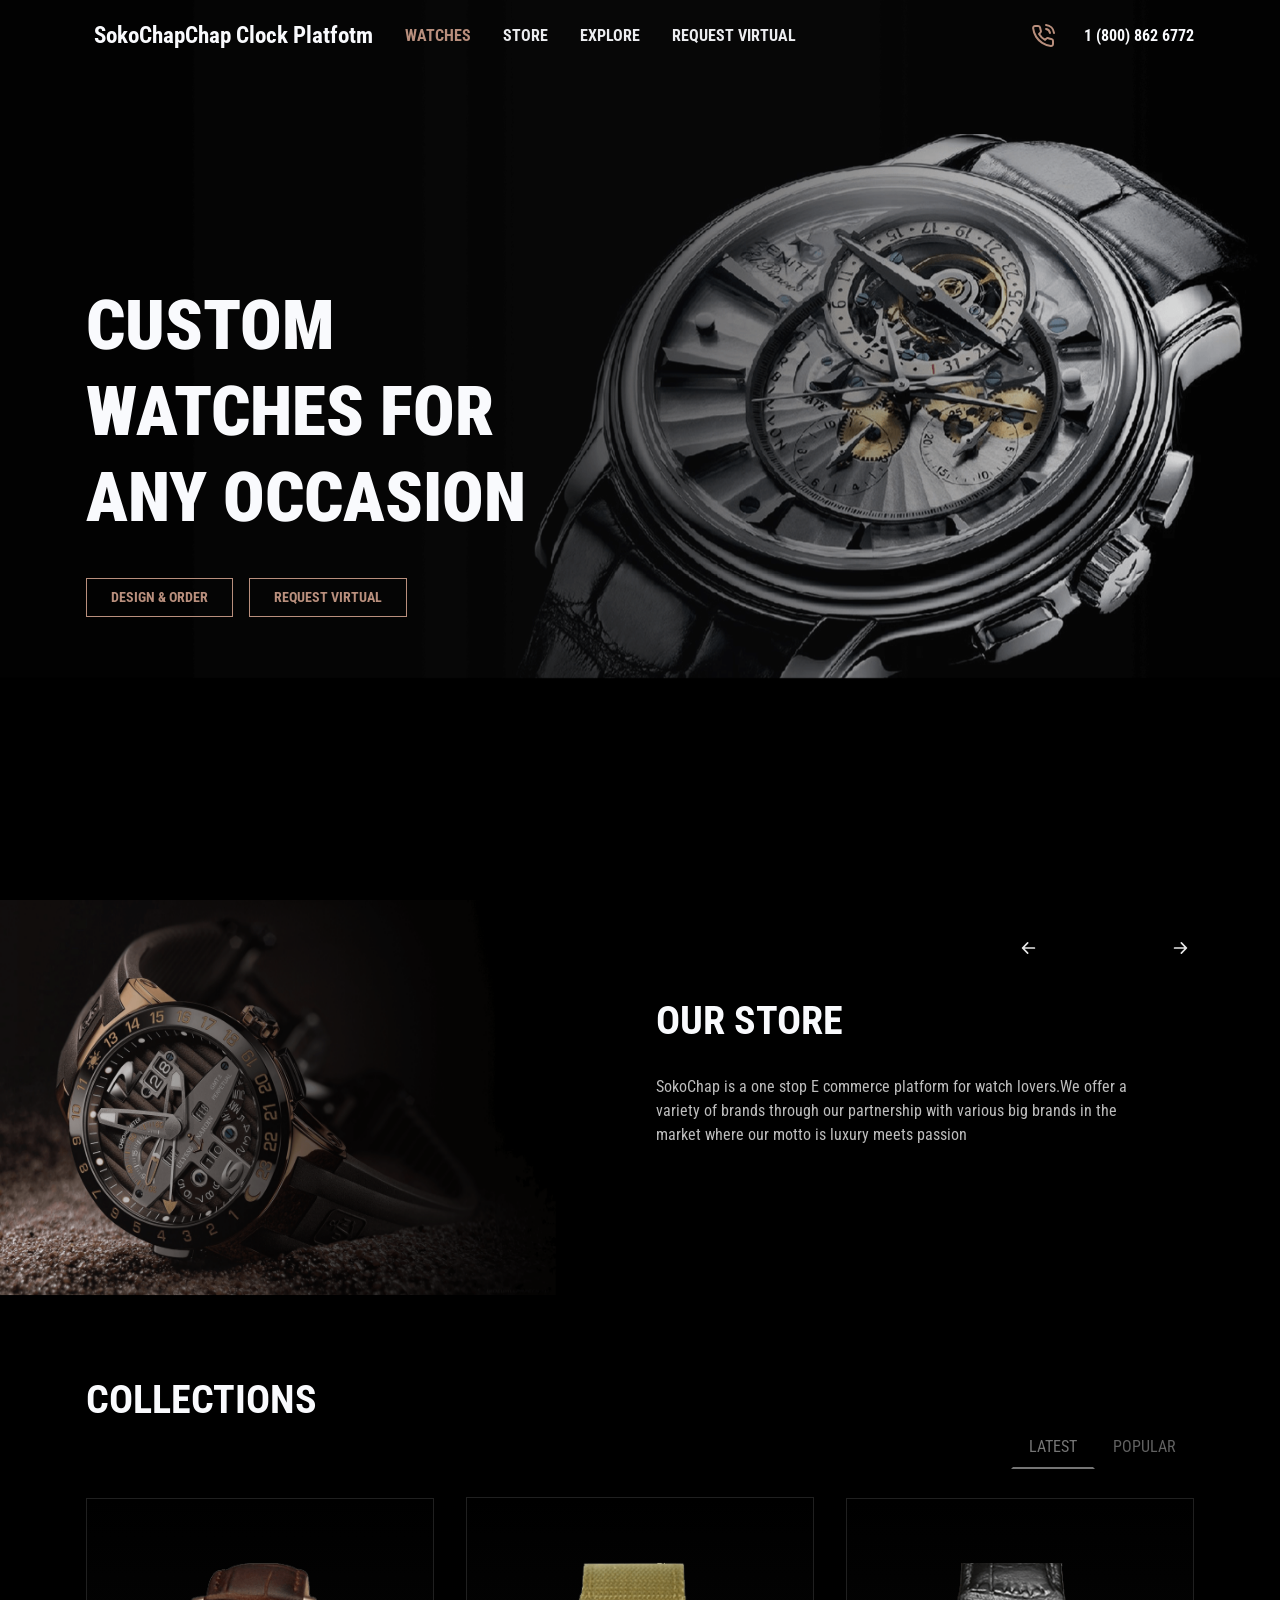
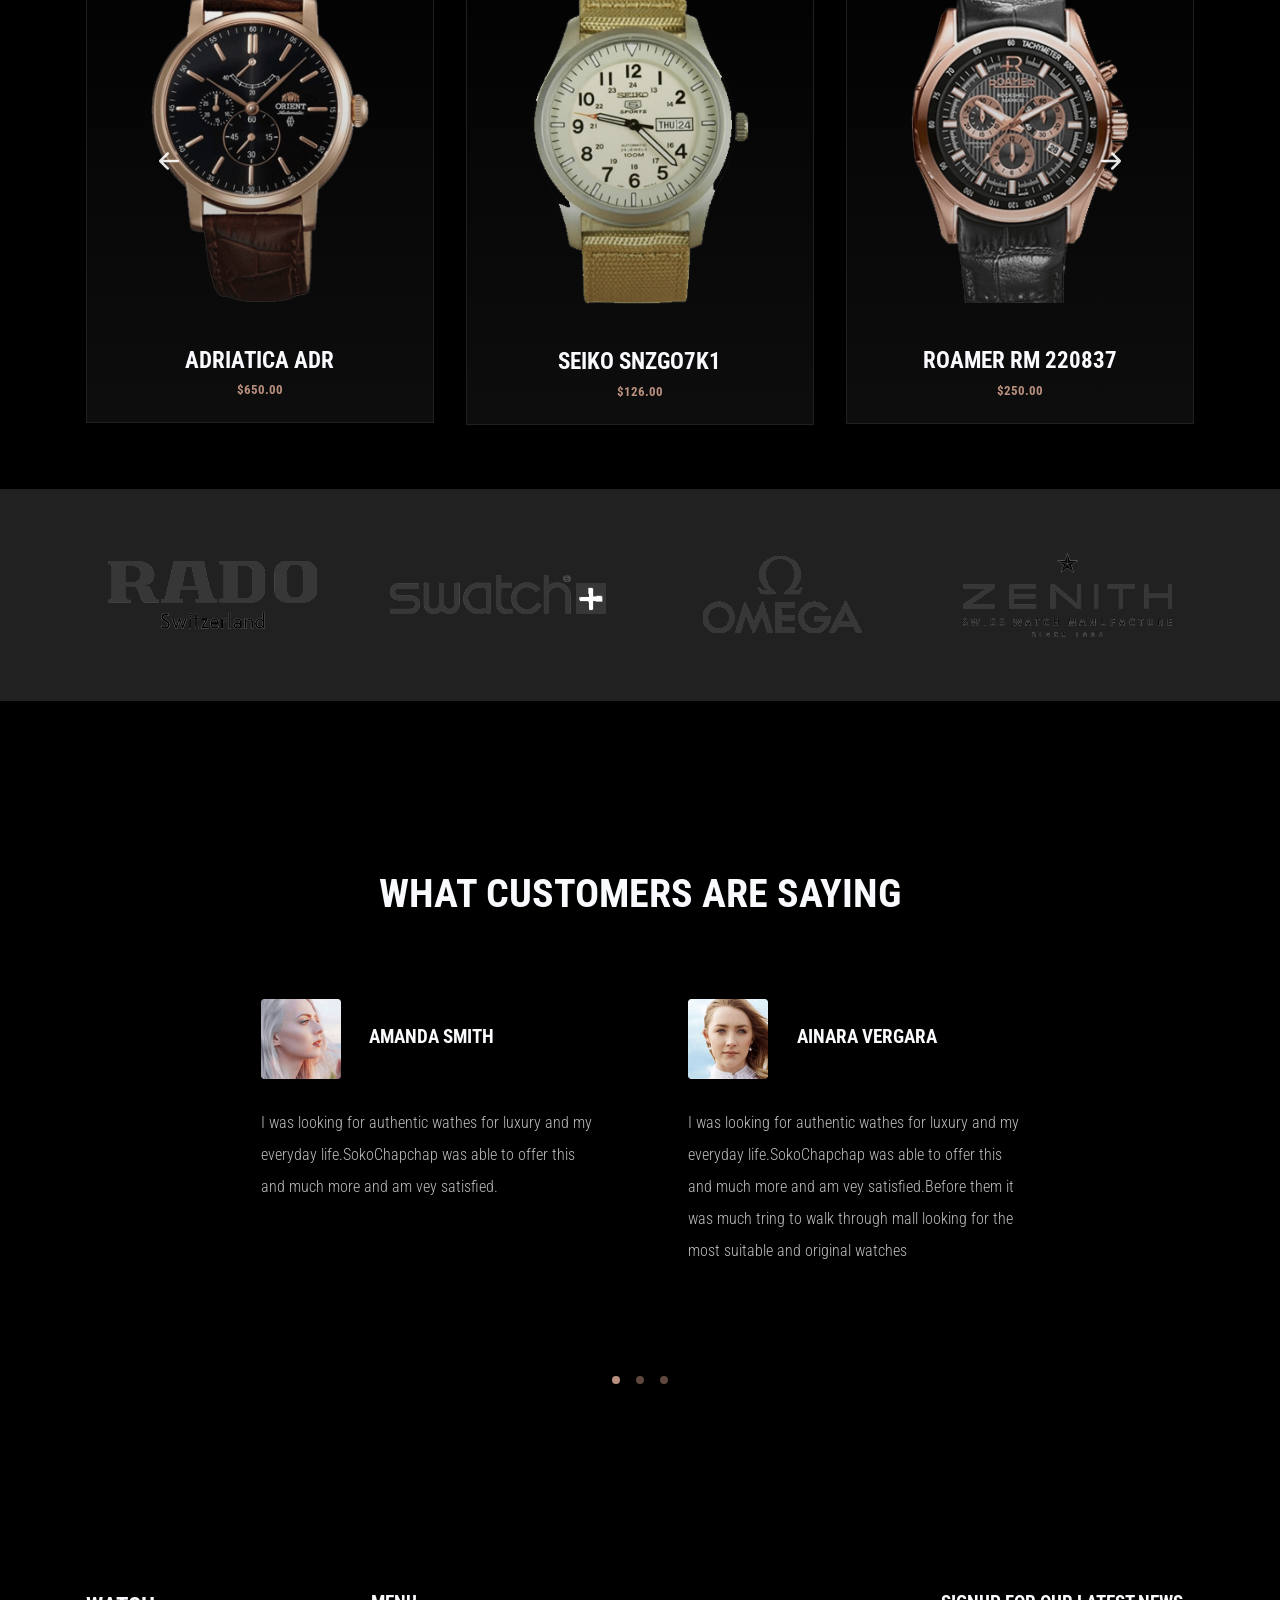
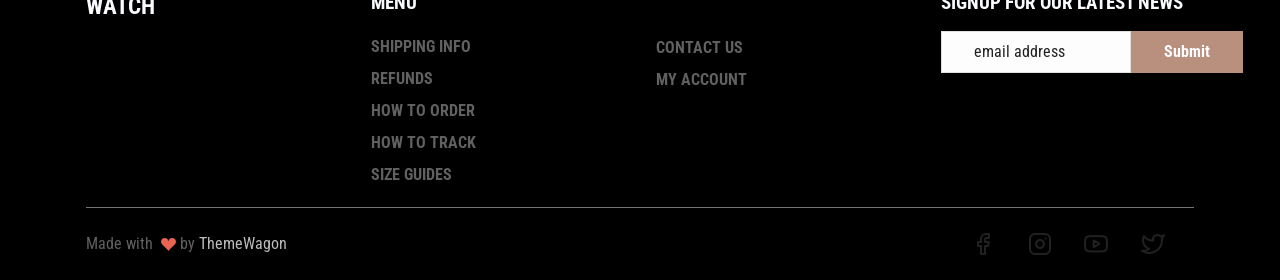
<file: mywatch/watch-v1.0.0/public/index.html>
<!DOCTYPE html>
<html lang="en-US" dir="ltr">

  <head>
    <meta charset="utf-8">
    <meta http-equiv="X-UA-Compatible" content="IE=edge">
    <meta name="viewport" content="width=device-width, initial-scale=1">


    <!-- ===============================================-->
    <!--    Document Title-->
    <!-- ===============================================-->
    <title>Soko Chapchap Ecommerce landing page</title>


    <!-- ===============================================-->
    <!--    Favicons-->
    <!-- ===============================================-->
    <link rel="apple-touch-icon" sizes="180x180" href="assets/img/favicons/apple-touch-icon.png">
    <link rel="icon" type="image/png" sizes="32x32" href="assets/img/favicons/favicon-32x32.png">
    <link rel="icon" type="image/png" sizes="16x16" href="assets/img/favicons/favicon-16x16.png">
    <link rel="shortcut icon" type="image/x-icon" href="assets/img/favicons/favicon.ico">
    <link rel="manifest" href="assets/img/favicons/manifest.json">
    <meta name="msapplication-TileImage" content="assets/img/favicons/mstile-150x150.png">
    <meta name="theme-color" content="#ffffff">


    <!-- ===============================================-->
    <!--    Stylesheets-->
    <!-- ===============================================-->
    <link href="assets/css/theme.css" rel="stylesheet" />

  </head>


  <body>

    <!-- ===============================================-->
    <!--    Main Content-->
    <!-- ===============================================-->
    <main class="main" id="top">
      <nav class="navbar navbar-expand-lg navbar-light fixed-top py-3 d-block" data-navbar-on-scroll="data-navbar-on-scroll">
        <div class="container"><a class="navbar-brand d-inline-flex" href="index.html"><span class="text-light fs-2 fw-bold ms-2">SokoChapChap Clock Platfotm</span></a>
          <button class="navbar-toggler collapsed" type="button" data-bs-toggle="collapse" data-bs-target="#navbarSupportedContent" aria-controls="navbarSupportedContent" aria-expanded="false" aria-label="Toggle navigation"><span class="navbar-toggler-icon"></span></button>
          <div class="collapse navbar-collapse border-top border-lg-0 mt-4 mt-lg-0" id="navbarSupportedContent">
            <ul class="navbar-nav me-auto mb-2 mb-lg-0">
              <li class="nav-item px-2"><a class="nav-link fw-bold active" aria-current="page" href="#collections">WATCHES</a></li>
              <li class="nav-item px-2"><a class="nav-link fw-bold" href="/SokoChapChap/store.html">STORE</a></li>
              <li class="nav-item px-2"><a class="nav-link fw-bold" href="/SokoChapChap/explore.html">EXPLORE</a></li>
              <li class="nav-item px-2"><a class="nav-link fw-bold" href="/SokoChapChap/formDesign.html">REQUEST VIRTUAL</a></li>
            </ul>
            <form class="d-flex"><a class="text-primary" href="#!">
                <svg class="feather feather-phone-call" xmlns="http://www.w3.org/2000/svg" width="24" height="24" viewBox="0 0 24 24" fill="none" stroke="currentColor" stroke-width="2" stroke-linecap="round" stroke-linejoin="round">
                  <path d="M15.05 5A5 5 0 0 1 19 8.95M15.05 1A9 9 0 0 1 23 8.94m-1 7.98v3a2 2 0 0 1-2.18 2 19.79 19.79 0 0 1-8.63-3.07 19.5 19.5 0 0 1-6-6 19.79 19.79 0 0 1-3.07-8.67A2 2 0 0 1 4.11 2h3a2 2 0 0 1 2 1.72 12.84 12.84 0 0 0 .7 2.81 2 2 0 0 1-.45 2.11L8.09 9.91a16 16 0 0 0 6 6l1.27-1.27a2 2 0 0 1 2.11-.45 12.84 12.84 0 0 0 2.81.7A2 2 0 0 1 22 16.92z"></path>
                </svg></a>
              <div class="ms-4 text-light fw-bold">1 (800) 862 6772 </div>
            </form>
          </div>
        </div>
      </nav>
      <section class="py-0" id="header">
        <div class="bg-holder" style="background-image:url(assets/img/gallery/header-bg.png);background-position:right top;background-size:contain;">
        </div>
        <!--/.bg-holder-->

        <div class="container">
          <div class="row align-items-center min-vh-75 min-vh-xl-100">
            <div class="col-md-8 col-lg-6 text-md-start text-center">
              <h1 class="display-1 lh-sm text-uppercase text-light">Custom Watches For <br class="d-none d-xxl-block" /> Any Occasion</h1>
              <div class="pt-4"><a class="btn btn-sm btn-outline-primary me-3" href='/SokoChapChap/formDesign.html'>DESIGN &amp; ORDER</a><a class="btn btn-sm btn-outline-primary" href="/SokoChapChap/store.html">REQUEST VIRTUAL</a></div>
            </div>
          </div>
        </div>
      </section>
      <section class="bg-black py-8 pt-0" id="store">
        <div class="bg-holder" style="background-image:url(assets/img/gallery/store-bg.png);background-position:left bottom;background-size:contain;">
        </div>
        <!--/.bg-holder-->

        <div class="container-lg">
          <div class="row flex-center">
            <div class="col-6 order-md-0 text-center text-md-start"></div>
            <div class="col-sm-10 col-md-6 col-lg-6 text-center text-md-start">
              <div class="col-4 position-relative ms-auto py-5"><a class="carousel-control-prev carousel-icon z-index-2" href="#carouselExampleFade" role="button" data-bs-slide="prev"><span class="carousel-control-prev-icon" aria-hidden="true"></span><span class="visually-hidden">Previous</span></a><a class="carousel-control-next carousel-icon z-index-2" href="#carouselExampleFade" role="button" data-bs-slide="next"><span class="carousel-control-next-icon" aria-hidden="true"></span><span class="visually-hidden">Next</span></a></div>
              <div class="carousel slide carousel-fade" id="carouselExampleFade" data-bs-ride="carousel">
                <div class="carousel-inner">
                  <div class="carousel-item active">
                    <div class="row h-100">
                      <div class="col-12">
                        <h5 class="fs-3 fs-lg-5 lh-sm text-uppercase">Our store</h5>
                        <p class="my-4 pe-xl-5">SokoChap is a one stop E commerce platform for watch lovers.We offer a variety of brands through our partnership with various big brands in the market where our motto is luxury meets passion</p>
                      </div>
                    </div>
                  </div>
                  <div class="carousel-item">
                    <div class="row h-100">
                      <div class="col-12">
                        <h5 class="fs-3 fs-lg-5 lh-sm text-uppercase">Our store</h5>
                        <p class="my-4 pe-xl-5">SokoChap is a one stop E commerce platform for watch lovers.We offer a variety of brands through our partnership with various big brands in the market where our motto is luxury meets passion.Our 20 years of experince enables us to bring you quality in one click of a button.</p>
                      </div>
                    </div>
                  </div>
                  <div class="carousel-item">
                    <div class="row h-100">
                      <div class="col-12">
                        <h5 class="fs-3 fs-lg-5 lh-sm text-uppercase">Our store</h5>
                        <p class="my-4 pe-xl-5">SokoChap is a one stop E commerce platform for watch lovers.We offer a variety of brands through our partnership with various big brands such as Rolex ,patek and IWc among other big brands as we seek to solve their everyday market base that may seem rather difficult to reach to.</p>
                      </div>
                    </div>
                  </div>
                </div>
              </div>
            </div>
          </div>
        </div>
      </section>
      <section class="py-0 pb-6" id="collections">
        <div class="container">
          <div class="row h-100">
            <div class="col-lg-7 mt-7">
              <h5 class="fs-3 fs-lg-5 lh-sm mb-0 text-uppercase">Collections</h5>
            </div>
            <div class="col-12">
              <nav>
                <div class="nav nav-tabs watch-tabs mb-4 justify-content-end" id="nav-tab" role="tablist">
                  <button class="nav-link active" id="nav-latest-tab" data-bs-toggle="tab" data-bs-target="#nav-latest" type="button" role="tab" aria-controls="nav-latest" aria-selected="true">LATEST </button>
                  <button class="nav-link" id="nav-popular-tab" data-bs-toggle="tab" data-bs-target="#nav-popular" type="button" role="tab" aria-controls="nav-popular" aria-selected="false">POPULAR</button>
                </div>
              </nav>
              <div class="tab-content" id="nav-tabContent">
                <div class="tab-pane fade show active" id="nav-latest" role="tabpanel" aria-labelledby="nav-latest-tab">
                  <div class="carousel slide" id="carouselLatest" data-bs-ride="carousel">
                    <div class="carousel-inner">
                      <div class="carousel-item active" data-bs-interval="10000">
                        <div class="row h-100 align-items-center">
                          <div class="col-sm-6 col-md-4 mb-3 mb-md-0">
                            <div class="card bg-black text-white p-6 pb-8"><img class="card-img" src="assets/img/gallery/watch-2.png" alt="..." />
                              <div class="card-img-overlay bg-dark-gradient d-flex flex-column-reverse align-items-center">
                                <h6 class="text-primary">$650.00</h6>
                                <h4 class="text-light">ADRIATICA ADR</h4>
                              </div><a class="stretched-link" href="#"></a>
                            </div>
                          </div>
                          <div class="col-sm-6 col-md-4 mb-3 mb-md-0">
                            <div class="card bg-black text-white p-6 pb-8"><img class="card-img" src="assets/img/gallery/watch-3.png" alt="..." />
                              <div class="card-img-overlay bg-dark-gradient d-flex flex-column-reverse align-items-center">
                                <h6 class="text-primary">$126.00</h6>
                                <h4 class="text-light">SEIKO SNZGO7K1</h4>
                              </div><a class="stretched-link" href="#"></a>
                            </div>
                          </div>
                          <div class="col-sm-6 col-md-4 mb-3 mb-md-0">
                            <div class="card bg-black text-white p-6 pb-8"><img class="card-img" src="assets/img/gallery/watch-1.png" alt="..." />
                              <div class="card-img-overlay bg-dark-gradient d-flex flex-column-reverse align-items-center">
                                <h6 class="text-primary">$250.00</h6>
                                <h4 class="text-light">ROAMER RM 220837</h4>
                              </div><a class="stretched-link" href="#"></a>
                            </div>
                          </div>
                        </div>
                      </div>
                      <div class="carousel-item" data-bs-interval="5000">
                        <div class="row h-100 align-items-center">
                          <div class="col-sm-6 col-md-4 mb-3 mb-md-0">
                            <div class="card bg-black text-white p-6 pb-8"><img class="card-img" src="assets/img/gallery/watch-2.png" alt="..." />
                              <div class="card-img-overlay bg-dark-gradient d-flex flex-column-reverse align-items-center">
                                <h6 class="text-primary">$650.00</h6>
                                <h4 class="text-light">ADRIATICA ADR</h4>
                              </div><a class="stretched-link" href="#"></a>
                            </div>
                          </div>
                          <div class="col-sm-6 col-md-4 mb-3 mb-md-0">
                            <div class="card bg-black text-white p-6 pb-8"><img class="card-img" src="assets/img/gallery/watch-3.png" alt="..." />
                              <div class="card-img-overlay bg-dark-gradient d-flex flex-column-reverse align-items-center">
                                <h6 class="text-primary">$126.00</h6>
                                <h4 class="text-light">SEIKO SNZGO7K1</h4>
                              </div><a class="stretched-link" href="#"></a>
                            </div>
                          </div>
                          <div class="col-sm-6 col-md-4 mb-3 mb-md-0">
                            <div class="card bg-black text-white p-6 pb-8"><img class="card-img" src="assets/img/gallery/watch-1.png" alt="..." />
                              <div class="card-img-overlay bg-dark-gradient d-flex flex-column-reverse align-items-center">
                                <h6 class="text-primary">$250.00</h6>
                                <h4 class="text-light">ROAMER RM 220837</h4>
                              </div><a class="stretched-link" href="#"></a>
                            </div>
                          </div>
                        </div>
                      </div>
                      <div class="carousel-item" data-bs-interval="3000">
                        <div class="row h-100 align-items-center">
                          <div class="col-sm-6 col-md-4 mb-3 mb-md-0">
                            <div class="card bg-black text-white p-6 pb-8"><img class="card-img" src="assets/img/gallery/watch-2.png" alt="..." />
                              <div class="card-img-overlay bg-dark-gradient d-flex flex-column-reverse align-items-center">
                                <h6 class="text-primary">$650.00</h6>
                                <h4 class="text-light">ADRIATICA ADR</h4>
                              </div><a class="stretched-link" href="#"></a>
                            </div>
                          </div>
                          <div class="col-sm-6 col-md-4 mb-3 mb-md-0">
                            <div class="card bg-black text-white p-6 pb-8"><img class="card-img" src="assets/img/gallery/watch-3.png" alt="..." />
                              <div class="card-img-overlay bg-dark-gradient d-flex flex-column-reverse align-items-center">
                                <h6 class="text-primary">$126.00</h6>
                                <h4 class="text-light">SEIKO SNZGO7K1</h4>
                              </div><a class="stretched-link" href="#"></a>
                            </div>
                          </div>
                          <div class="col-sm-6 col-md-4 mb-3 mb-md-0">
                            <div class="card bg-black text-white p-6 pb-8"><img class="card-img" src="assets/img/gallery/watch-1.png" alt="..." />
                              <div class="card-img-overlay bg-dark-gradient d-flex flex-column-reverse align-items-center">
                                <h6 class="text-primary">$250.00</h6>
                                <h4 class="text-light">ROAMER RM 220837</h4>
                              </div><a class="stretched-link" href="#"></a>
                            </div>
                          </div>
                        </div>
                      </div>
                      <div class="carousel-item">
                        <div class="row h-100 align-items-center">
                          <div class="col-sm-6 col-md-4 mb-3 mb-md-0">
                            <div class="card bg-black text-white p-6 pb-8"><img class="card-img" src="assets/img/gallery/watch-2.png" alt="..." />
                              <div class="card-img-overlay bg-dark-gradient d-flex flex-column-reverse align-items-center">
                                <h6 class="text-primary">$650.00</h6>
                                <h4 class="text-light">ADRIATICA ADR</h4>
                              </div><a class="stretched-link" href="#"></a>
                            </div>
                          </div>
                          <div class="col-sm-6 col-md-4 mb-3 mb-md-0">
                            <div class="card bg-black text-white p-6 pb-8"><img class="card-img" src="assets/img/gallery/watch-3.png" alt="..." />
                              <div class="card-img-overlay bg-dark-gradient d-flex flex-column-reverse align-items-center">
                                <h6 class="text-primary">$126.00</h6>
                                <h4 class="text-light">SEIKO SNZGO7K1</h4>
                              </div><a class="stretched-link" href="#"></a>
                            </div>
                          </div>
                          <div class="col-sm-6 col-md-4 mb-3 mb-md-0">
                            <div class="card bg-black text-white p-6 pb-8"><img class="card-img" src="assets/img/gallery/watch-1.png" alt="..." />
                              <div class="card-img-overlay bg-dark-gradient d-flex flex-column-reverse align-items-center">
                                <h6 class="text-primary">$250.00</h6>
                                <h4 class="text-light">ROAMER RM 220837</h4>
                              </div><a class="stretched-link" href="#"></a>
                            </div>
                          </div>
                        </div>
                      </div>
                      <div class="row">
                        <button class="carousel-control-prev" type="button" data-bs-target="#carouselLatest" data-bs-slide="prev"><span class="carousel-control-prev-icon" aria-hidden="true"></span><span class="visually-hidden">Previous</span></button>
                        <button class="carousel-control-next" type="button" data-bs-target="#carouselLatest" data-bs-slide="next"><span class="carousel-control-next-icon" aria-hidden="true"></span><span class="visually-hidden">Next </span></button>
                      </div>
                    </div>
                  </div>
                </div>
                <div class="tab-pane fade" id="nav-popular" role="tabpanel" aria-labelledby="nav-popular-tab">
                  <div class="carousel slide" id="carouselPopular" data-bs-ride="carousel">
                    <div class="carousel-inner">
                      <div class="carousel-item active" data-bs-interval="10000">
                        <div class="row h-100 align-items-center">
                          <div class="col-sm-6 col-md-4 mb-3 mb-md-0">
                            <div class="card bg-black text-white p-6 pb-8"><img class="card-img" src="assets/img/gallery/watch-2.png" alt="..." />
                              <div class="card-img-overlay bg-dark-gradient d-flex flex-column-reverse align-items-center">
                                <h6 class="text-primary">$650.00</h6>
                                <h4 class="text-light">ADRIATICA ADR</h4>
                              </div><a class="stretched-link" href="#"></a>
                            </div>
                          </div>
                          <div class="col-sm-6 col-md-4 mb-3 mb-md-0">
                            <div class="card bg-black text-white p-6 pb-8"><img class="card-img" src="assets/img/gallery/watch-3.png" alt="..." />
                              <div class="card-img-overlay bg-dark-gradient d-flex flex-column-reverse align-items-center">
                                <h6 class="text-primary">$126.00</h6>
                                <h4 class="text-light">SEIKO SNZGO7K1</h4>
                              </div><a class="stretched-link" href="#"></a>
                            </div>
                          </div>
                          <div class="col-sm-6 col-md-4 mb-3 mb-md-0">
                            <div class="card bg-black text-white p-6 pb-8"><img class="card-img" src="assets/img/gallery/watch-1.png" alt="..." />
                              <div class="card-img-overlay bg-dark-gradient d-flex flex-column-reverse align-items-center">
                                <h6 class="text-primary">$250.00</h6>
                                <h4 class="text-light">ROAMER RM 220837</h4>
                              </div><a class="stretched-link" href="#"></a>
                            </div>
                          </div>
                        </div>
                      </div>
                      <div class="carousel-item" data-bs-interval="5000">
                        <div class="row h-100 align-items-center">
                          <div class="col-sm-6 col-md-4 mb-3 mb-md-0">
                            <div class="card bg-black text-white p-6 pb-8"><img class="card-img" src="assets/img/gallery/watch-2.png" alt="..." />
                              <div class="card-img-overlay bg-dark-gradient d-flex flex-column-reverse align-items-center">
                                <h6 class="text-primary">$650.00</h6>
                                <h4 class="text-light">ADRIATICA ADR</h4>
                              </div><a class="stretched-link" href="#"></a>
                            </div>
                          </div>
                          <div class="col-sm-6 col-md-4 mb-3 mb-md-0">
                            <div class="card bg-black text-white p-6 pb-8"><img class="card-img" src="assets/img/gallery/watch-3.png" alt="..." />
                              <div class="card-img-overlay bg-dark-gradient d-flex flex-column-reverse align-items-center">
                                <h6 class="text-primary">$126.00</h6>
                                <h4 class="text-light">SEIKO SNZGO7K1</h4>
                              </div><a class="stretched-link" href="#"></a>
                            </div>
                          </div>
                          <div class="col-sm-6 col-md-4 mb-3 mb-md-0">
                            <div class="card bg-black text-white p-6 pb-8"><img class="card-img" src="assets/img/gallery/watch-1.png" alt="..." />
                              <div class="card-img-overlay bg-dark-gradient d-flex flex-column-reverse align-items-center">
                                <h6 class="text-primary">$250.00</h6>
                                <h4 class="text-light">ROAMER RM 220837</h4>
                              </div><a class="stretched-link" href="#"></a>
                            </div>
                          </div>
                        </div>
                      </div>
                      <div class="carousel-item" data-bs-interval="3000">
                        <div class="row h-100 align-items-center">
                          <div class="col-sm-6 col-md-4 mb-3 mb-md-0">
                            <div class="card bg-black text-white p-6 pb-8"><img class="card-img" src="assets/img/gallery/watch-2.png" alt="..." />
                              <div class="card-img-overlay bg-dark-gradient d-flex flex-column-reverse align-items-center">
                                <h6 class="text-primary">$650.00</h6>
                                <h4 class="text-light">ADRIATICA ADR</h4>
                              </div><a class="stretched-link" href="#"></a>
                            </div>
                          </div>
                          <div class="col-sm-6 col-md-4 mb-3 mb-md-0">
                            <div class="card bg-black text-white p-6 pb-8"><img class="card-img" src="assets/img/gallery/watch-3.png" alt="..." />
                              <div class="card-img-overlay bg-dark-gradient d-flex flex-column-reverse align-items-center">
                                <h6 class="text-primary">$126.00</h6>
                                <h4 class="text-light">SEIKO SNZGO7K1</h4>
                              </div><a class="stretched-link" href="#"></a>
                            </div>
                          </div>
                          <div class="col-sm-6 col-md-4 mb-3 mb-md-0">
                            <div class="card bg-black text-white p-6 pb-8"><img class="card-img" src="assets/img/gallery/watch-1.png" alt="..." />
                              <div class="card-img-overlay bg-dark-gradient d-flex flex-column-reverse align-items-center">
                                <h6 class="text-primary">$250.00</h6>
                                <h4 class="text-light">ROAMER RM 220837</h4>
                              </div><a class="stretched-link" href="#"></a>
                            </div>
                          </div>
                        </div>
                      </div>
                      <div class="carousel-item">
                        <div class="row h-100 align-items-center">
                          <div class="col-sm-6 col-md-4 mb-3 mb-md-0">
                            <div class="card bg-black text-white p-6 pb-8"><img class="card-img" src="assets/img/gallery/watch-2.png" alt="..." />
                              <div class="card-img-overlay bg-dark-gradient d-flex flex-column-reverse align-items-center">
                                <h6 class="text-primary">$650.00</h6>
                                <h4 class="text-light">ADRIATICA ADR</h4>
                              </div><a class="stretched-link" href="#"></a>
                            </div>
                          </div>
                          <div class="col-sm-6 col-md-4 mb-3 mb-md-0">
                            <div class="card bg-black text-white p-6 pb-8"><img class="card-img" src="assets/img/gallery/watch-3.png" alt="..." />
                              <div class="card-img-overlay bg-dark-gradient d-flex flex-column-reverse align-items-center">
                                <h6 class="text-primary">$126.00</h6>
                                <h4 class="text-light">SEIKO SNZGO7K1</h4>
                              </div><a class="stretched-link" href="#"></a>
                            </div>
                          </div>
                          <div class="col-sm-6 col-md-4 mb-3 mb-md-0">
                            <div class="card bg-black text-white p-6 pb-8"><img class="card-img" src="assets/img/gallery/watch-1.png" alt="..." />
                              <div class="card-img-overlay bg-dark-gradient d-flex flex-column-reverse align-items-center">
                                <h6 class="text-primary">$250.00</h6>
                                <h4 class="text-light">ROAMER RM 220837</h4>
                              </div><a class="stretched-link" href="#"></a>
                            </div>
                          </div>
                        </div>
                      </div>
                      <div class="row">
                        <button class="carousel-control-prev" type="button" data-bs-target="#carouselPopular" data-bs-slide="prev"><span class="carousel-control-prev-icon" aria-hidden="true"></span><span class="visually-hidden">Previous</span></button>
                        <button class="carousel-control-next" type="button" data-bs-target="#carouselPopular" data-bs-slide="next"><span class="carousel-control-next-icon" aria-hidden="true"></span><span class="visually-hidden">Next </span></button>
                      </div>
                    </div>
                  </div>
                </div>
              </div>
            </div>
          </div>
        </div>
      </section>


      <!-- ============================================-->
      <!-- <section> begin ============================-->
      <section class="py-6 bg-dark">

        <div class="container">
          <div class="row">
            <div class="col-sm-6 col-lg-3 mb-4 mb-lg-0 d-flex flex-center"><img src="assets/img/gallery/rado.png" alt="brands" /></div>
            <div class="col-sm-6 col-lg-3 mb-4 mb-lg-0 d-flex flex-center"><img src="assets/img/gallery/swatch.png" alt="brands" /></div>
            <div class="col-sm-6 col-lg-3 mb-4 mb-lg-0 d-flex flex-center"><img src="assets/img/gallery/omega-1.png" alt="brands" /></div>
            <div class="col-sm-6 col-lg-3 mb-4 mb-lg-0 d-flex flex-center"><img src="assets/img/gallery/zenith.png" alt="brands" /></div>
          </div>
        </div>
        <!-- end of .container-->

      </section>
      <!-- <section> close ============================-->
      <!-- ============================================-->




      <!-- ============================================-->
      <!-- <section> begin ============================-->
      <section id="testimonial">

        <div class="container">
          <div class="row">
            <div class="col-lg-7 mx-auto text-center my-5">
              <h5 class="fs-3 fs-lg-5 lh-sm mb-0 text-uppercase">what customers are saying</h5>
            </div>
          </div>
          <div class="row flex-center h-100">
            <div class="col-xl-9">
              <div class="carousel slide" id="carouselTestimonials" data-bs-ride="carousel">
                <div class="carousel-inner">
                  <div class="carousel-item active" data-bs-interval="10000">
                    <div class="row h-100 justify-content-center">
                      <div class="col-md-6 mb-4">
                        <div class="card h-100 shadow card-span p-3 bg-black">
                          <div class="card-body">
                            <div class="d-flex align-items-center"><img class="img-fluid" src="assets/img/gallery/smith.png" width="80" alt="testimonials" />
                              <div class="flex-1 ms-4">
                                <h6 class="fs-lg-1 mb-1 text-uppercase">Amanda smith</h6>
                              </div>
                            </div>
                            <p class="mb-0 mt-4 fw-light lh-lg">I was looking for authentic wathes for luxury and my everyday life.SokoChapchap was able to offer this and much more and am vey satisfied.</p>
                          </div>
                        </div>
                      </div>
                      <div class="col-md-6 mb-4">
                        <div class="card h-100 shadow card-span p-3 bg-black">
                          <div class="card-body">
                            <div class="d-flex align-items-center"><img class="img-fluid" src="assets/img/gallery/sandra-willims.png" width="80" alt="testimonials" />
                              <div class="flex-1 ms-4">
                                <h6 class="fs-lg-1 mb-1 text-uppercase">Ainara Vergara</h6>
                              </div>
                            </div>
                            <p class="mb-0 mt-4 fw-light lh-lg">I was looking for authentic wathes for luxury and my everyday life.SokoChapchap was able to offer this and much more and am vey satisfied.Before them it was much tring to walk through mall looking for the most suitable and original watches</p>
                          </div>
                        </div>
                      </div>
                    </div>
                  </div>
                  <div class="carousel-item" data-bs-interval="5000">
                    <div class="row h-100 justify-content-center">
                      <div class="col-md-6 mb-4">
                        <div class="card h-100 shadow card-span p-3 bg-black">
                          <div class="card-body">
                            <div class="d-flex align-items-center"><img class="img-fluid" src="assets/img/gallery/smith.png" width="80" alt="testimonials" />
                              <div class="flex-1 ms-4">
                                <h6 class="fs-lg-1 mb-1 text-uppercase">Nike Brown</h6>
                              </div>
                            </div>
                            <p class="mb-0 mt-4 fw-light lh-lg">I was looking for authentic wathes for luxury and my everyday life.SokoChapchap was able to offer this and much more and am vey satisfied.</p>
                          </div>
                        </div>
                      </div>
                      <div class="col-md-6 mb-4">
                        <div class="card h-100 shadow card-span p-3 bg-black">
                          <div class="card-body">
                            <div class="d-flex align-items-center"><img class="img-fluid" src="assets/img/gallery/sandra-willims.png" width="80" alt="testimonials" />
                              <div class="flex-1 ms-4">
                                <h6 class="fs-lg-1 mb-1 text-uppercase">Ainara Vergara</h6>
                              </div>
                            </div>
                            <p class="mb-0 mt-4 fw-light lh-lg">I was looking for authentic wathes for luxury and my everyday life.SokoChapchap was able to offer this and much more and am vey satisfied.</p>
                          </div>
                        </div>
                      </div>
                    </div>
                  </div>
                  <div class="carousel-item">
                    <div class="row h-100 justify-content-center">
                      <div class="col-md-6 mb-4">
                        <div class="card h-100 shadow card-span p-3 bg-black">
                          <div class="card-body">
                            <div class="d-flex align-items-center"><img class="img-fluid" src="assets/img/gallery/smith.png" width="80" alt="testimonials" />
                              <div class="flex-1 ms-4">
                                <h6 class="fs-lg-1 mb-1 text-uppercase">amanda smith</h6>
                              </div>
                            </div>
                            <p class="mb-0 mt-4 fw-light lh-lg">I was looking for authentic wathes for luxury and my everyday life.SokoChapchap was able to offer this and much more and am vey satisfied..</p>
                          </div>
                        </div>
                      </div>
                      <div class="col-md-6 mb-4">
                        <div class="card h-100 shadow card-span p-3 bg-black">
                          <div class="card-body">
                            <div class="d-flex align-items-center"><img class="img-fluid" src="assets/img/gallery/sandra-willims.png" width="80" alt="testimonials" />
                              <div class="flex-1 ms-4">
                                <h6 class="fs-lg-1 mb-1 text-uppercase">Ainara Vergara</h6>
                              </div>
                            </div>
                            <p class="mb-0 mt-4 fw-light lh-lg">I was looking for authentic wathes for luxury and my everyday life.SokoChapchap was able to offer this and much more and am vey satisfied.</p>
                          </div>
                        </div>
                      </div>
                    </div>
                  </div>
                </div>
                <div class="row mt-5 flex-center">
                  <div class="col-auto position-relative z-index-2">
                    <ol class="carousel-indicators">
                      <li class="active mx-2" data-bs-target="#carouselTestimonials" data-bs-slide-to="0"></li>
                      <li class="mx-2" data-bs-target="#carouselTestimonials" data-bs-slide-to="1"></li>
                      <li class="mx-2" data-bs-target="#carouselTestimonials" data-bs-slide-to="2"></li>
                    </ol>
                  </div>
                </div>
              </div>
            </div>
          </div>
        </div>
        <!-- end of .container-->

      </section>
      <!-- <section> close ============================-->
      <!-- ============================================-->




      <!-- ============================================-->
      <!-- <section> begin ============================-->
      <section class="py-0 pt-7" id="contact">

        <div class="container">
          <div class="row">
            <div class="col-6 col-sm-4 col-xl-3 mb-3">
              <h4 class="lh-lg fw-bold text-light">WATCH</h4>
            </div>
            <div class="col-6 col-sm-4 col-xl-3 mb-3">
              <h5 class="lh-lg fw-bold text-light">MENU</h5>
              <ul class="list-unstyled mb-md-4 mb-lg-0">
                <li class="lh-lg"><a class="text-800 text-decoration-none text-uppercase fw-bold" href="#!">Shipping Info</a></li>
                <li class="lh-lg"><a class="text-800 text-decoration-none text-uppercase fw-bold" href="#!">Refunds</a></li>
                <li class="lh-lg"><a class="text-800 text-decoration-none text-uppercase fw-bold" href="#!">How to Order</a></li>
                <li class="lh-lg"><a class="text-800 text-decoration-none text-uppercase fw-bold" href="#!">How to Track</a></li>
                <li class="lh-lg"><a class="text-800 text-decoration-none text-uppercase fw-bold" href="#!">Size Guides</a></li>
              </ul>
            </div>
            <div class="col-6 col-sm-4 col-xl-3 mb-3">
              <h5 class="mb-5"></h5>
              <ul class="list-unstyled mb-md-4 mb-lg-0">
                <li class="lh-lg"><a class="text-800 text-decoration-none text-uppercase fw-bold" href="#!">Contact Us</a></li>
                <li class="lh-lg"><a class="text-800 text-decoration-none text-uppercase fw-bold" href="#!">my account</a></li>
              </ul>
            </div>
            <div class="col-12 col-xl-3">
              <h5 class="lh-lg fw-bold text-light text-uppercase">Signup For our Latest News</h5>
              <div class="row input-group-icon mb-5">
                <div class="col-12">
                  <form class="row row-cols-lg-auto g-0 align-items-center">
                    <div class="col-8 col-lg-9">
                      <label class="visually-hidden" for="colFormLabel">Username</label>
                      <div class="input-group">
                        <input class="rounded-end-0 form-control" id="colFormLabel" type="email" placeholder="email address" />
                      </div>
                    </div>
                    <div class="col-4 col-lg-3">
                      <button class="btn btn-primary rounded-start-0" type="submit">Submit</button>
                    </div>
                  </form>
                </div>
              </div>
            </div>
          </div>
          <div class="border-bottom border-700"></div>
          <div class="row flex-center my-3">
            <div class="col-md-6 order-1 order-md-0">
              <p class="my-2 text-800 text-center text-md-start"> Made with&nbsp;
                <svg class="bi bi-suit-heart-fill" xmlns="http://www.w3.org/2000/svg" width="15" height="15" fill="#EB6453" viewBox="0 0 16 16">
                  <path d="M4 1c2.21 0 4 1.755 4 3.92C8 2.755 9.79 1 12 1s4 1.755 4 3.92c0 3.263-3.234 4.414-7.608 9.608a.513.513 0 0 1-.784 0C3.234 9.334 0 8.183 0 4.92 0 2.755 1.79 1 4 1z"></path>
                </svg>&nbsp;by&nbsp;<a class="text-500" href="https://themewagon.com/" target="_blank">ThemeWagon </a>
              </p>
            </div>
            <div class="col-md-6">
              <div class="text-center text-md-end"><a href="#!"><span class="me-4" data-feather="facebook"></span></a><a href="#!"> <span class="me-4" data-feather="instagram"></span></a><a href="#!"> <span class="me-4" data-feather="youtube"></span></a><a href="#!"> <span class="me-4" data-feather="twitter"></span></a></div>
            </div>
          </div>
        </div>
        <!-- end of .container-->

      </section>
      <!-- <section> close ============================-->
      <!-- ============================================-->


    </main>
    <!-- ===============================================-->
    <!--    End of Main Content-->
    <!-- ===============================================-->




    <!-- ===============================================-->
    <!--    JavaScripts-->
    <!-- ===============================================-->
    <script src="vendors/@popperjs/popper.min.js"></script>
    <script src="vendors/bootstrap/bootstrap.min.js"></script>
    <script src="vendors/is/is.min.js"></script>
    <script src="https://polyfill.io/v3/polyfill.min.js?features=window.scroll"></script>
    <script src="vendors/feather-icons/feather.min.js"></script>
    <script>
      feather.replace();
    </script>
    <script src="assets/js/theme.js"></script>

    <link href="https://fonts.googleapis.com/css2?family=Roboto+Condensed:wght@300;700&amp;display=swap" rel="stylesheet">
  </body>

</html>
</file>
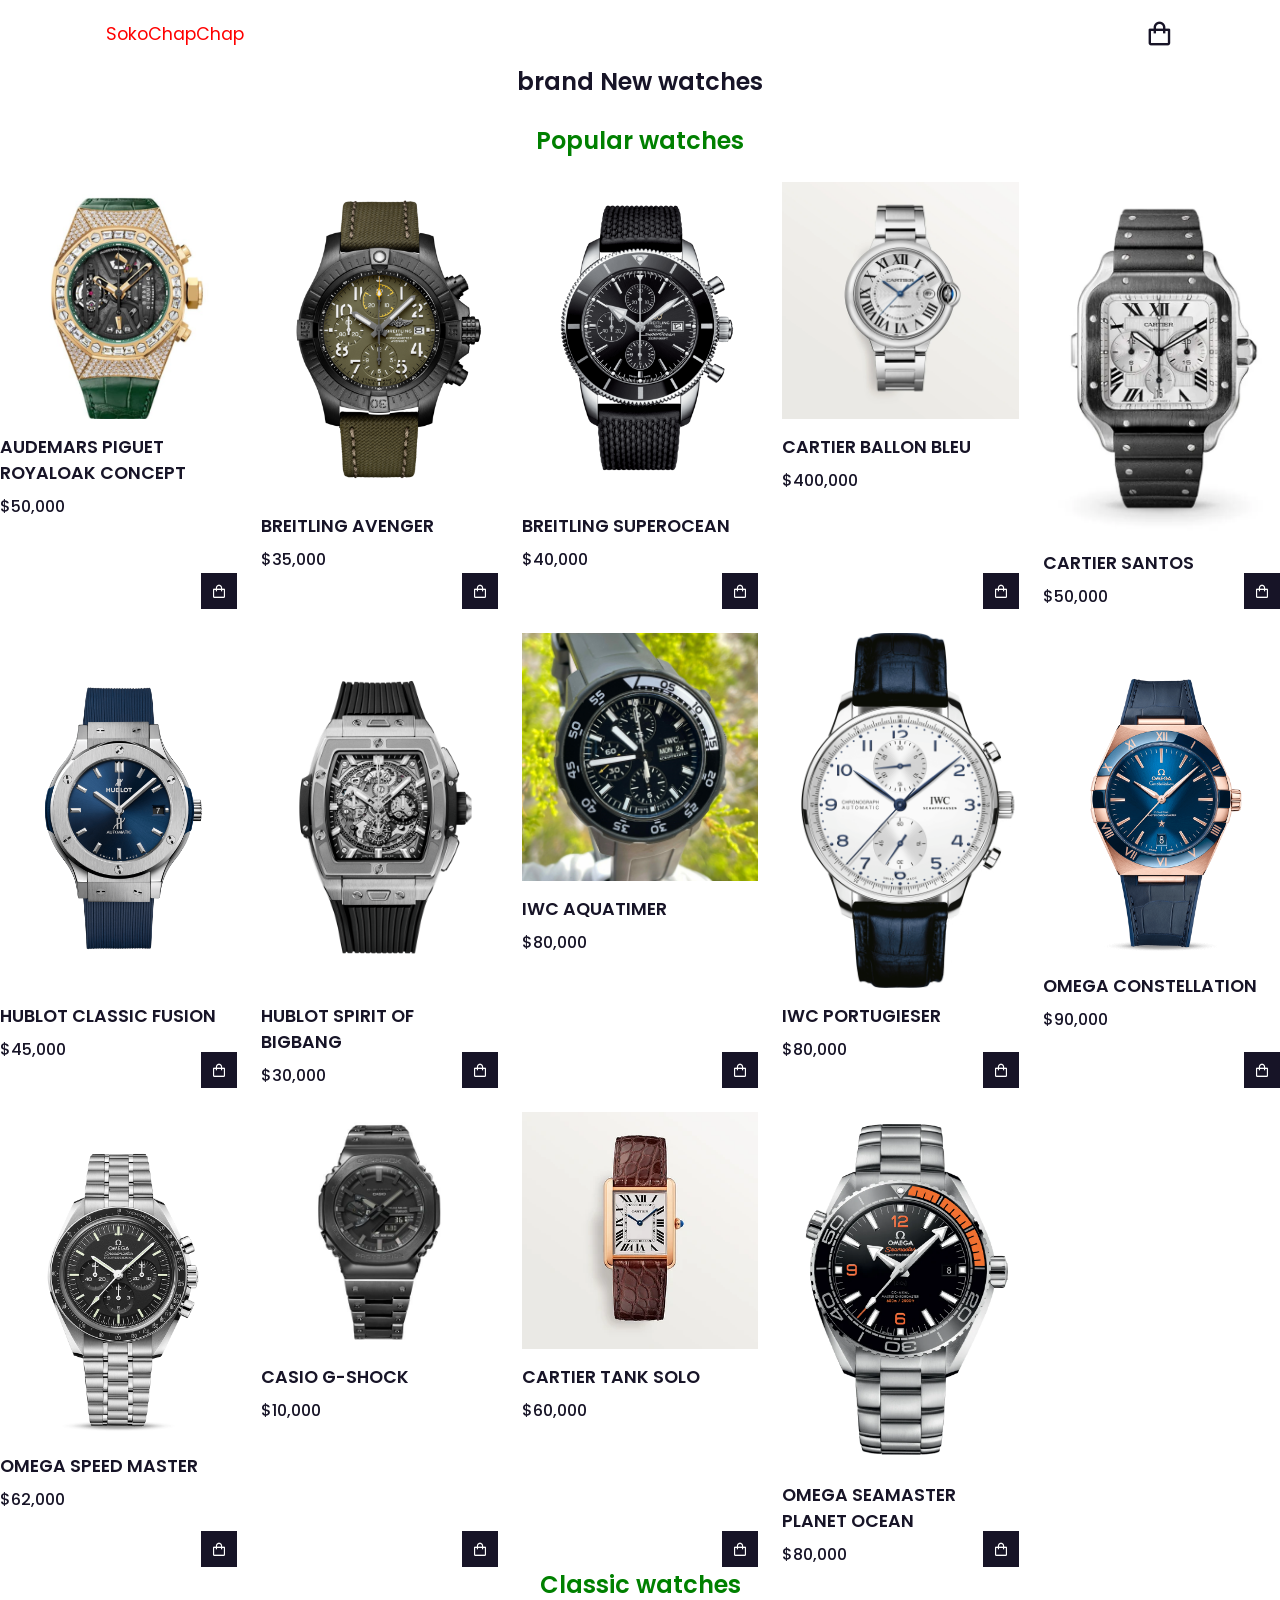
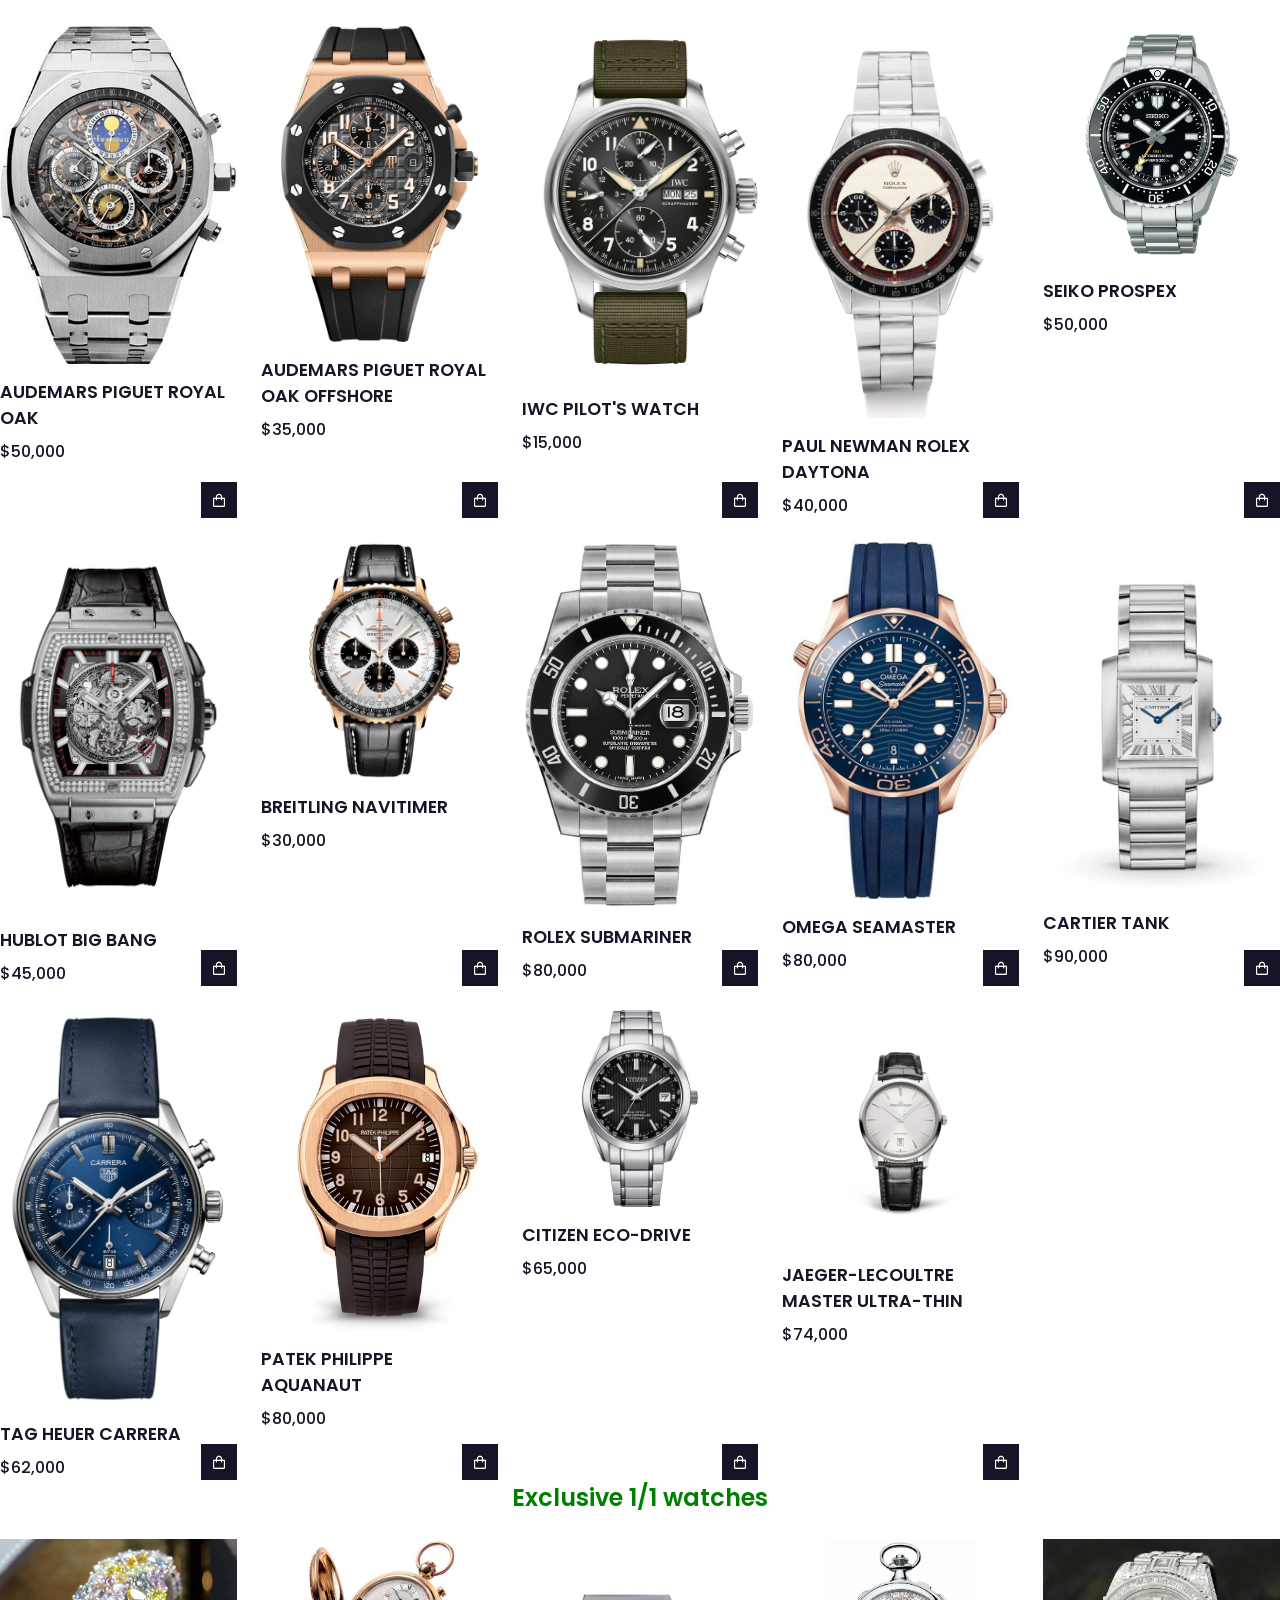
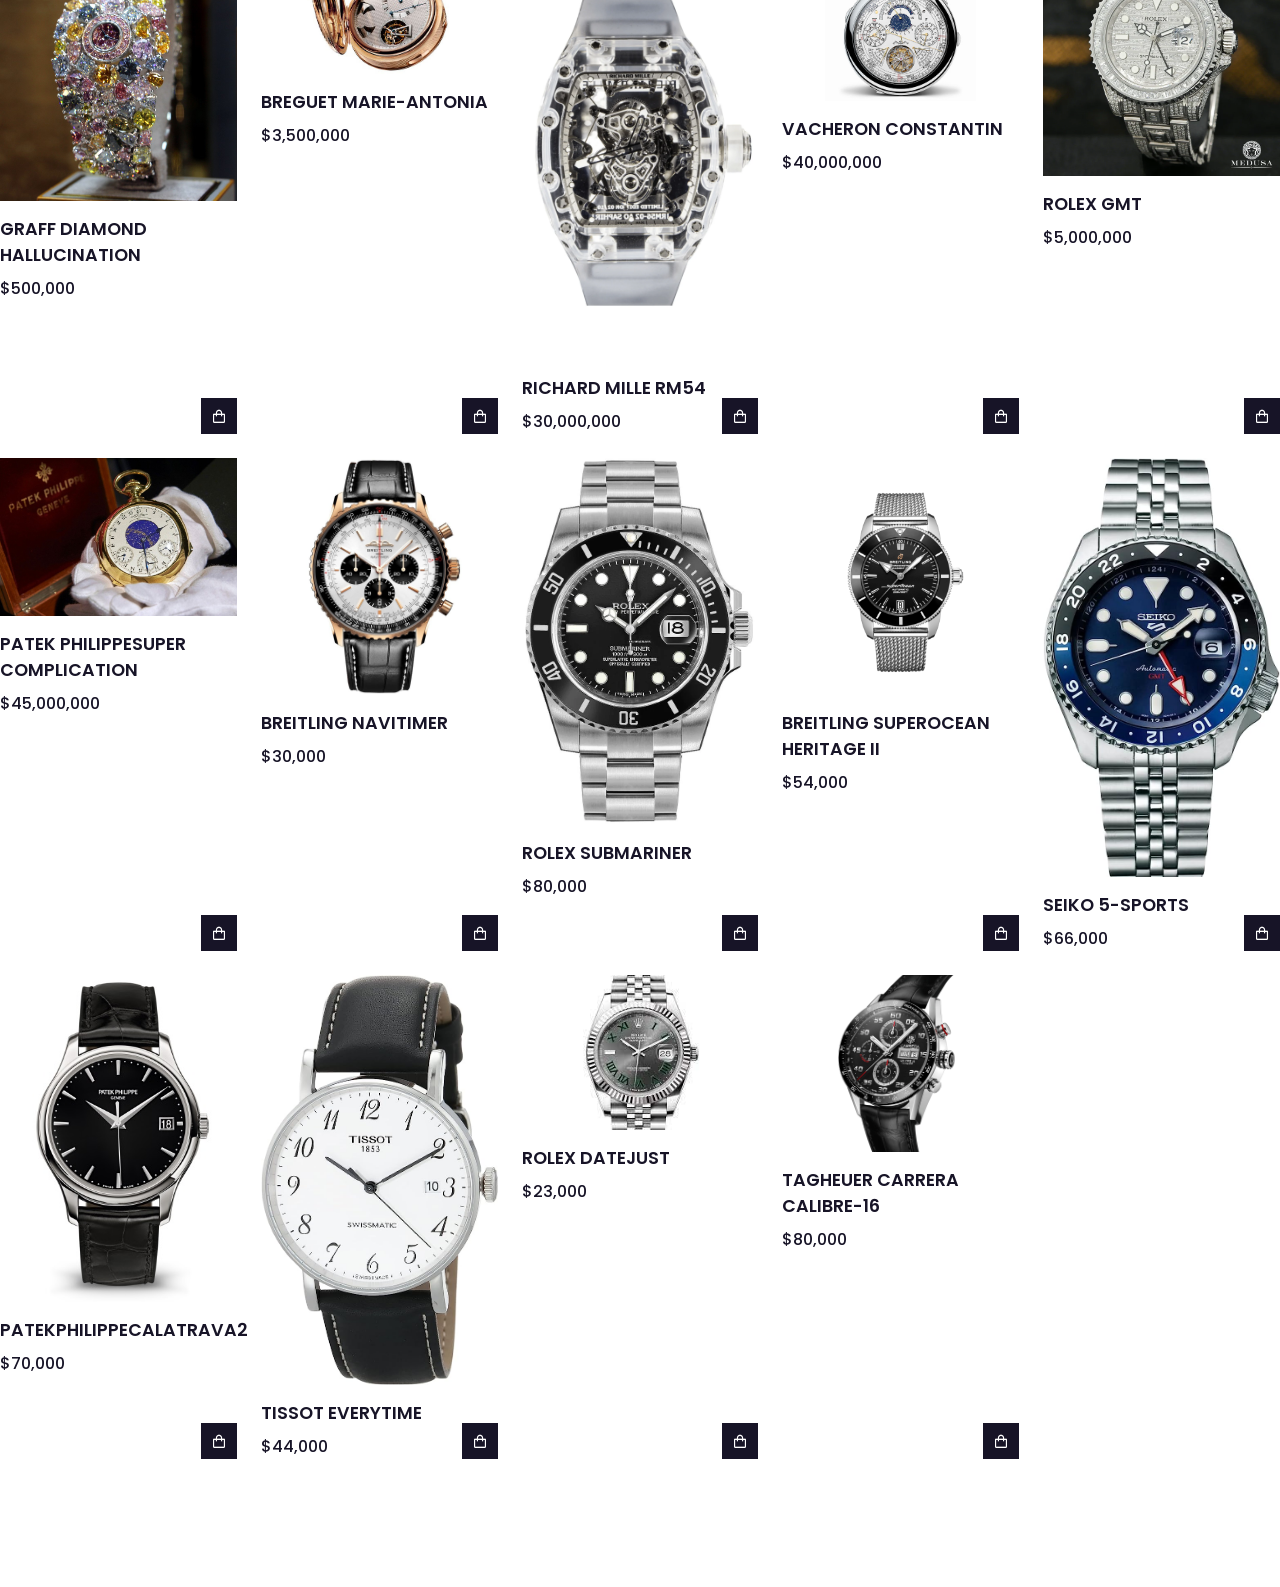
<file: SokoChapChap/store.html>
<!DOCTYPE html>
<html lang="en">
<head>
    <link rel="stylesheet" href="/SokoChapChap/mynewstyle.css">
    <meta charset="UTF-8">
    <meta name="viewport" content="width=device-width, initial-scale=1.0">
    <title>Store-shopping cart</title>
    <!--box icons-->
    <link href='https://unpkg.com/boxicons@2.1.4/css/boxicons.min.css' rel='stylesheet'>

</head>
<body>
    <!--headers-->
    <header>
        <!--nav-->
        <div class="nav container">
            <a href="#" class="logo">SokoChapChap</a>
            <!--cart-icon-->
            <i class='bx bx-shopping-bag' id="cart-icon"></i>
            <!--Cart-->
            <div class="cart">
                <h2 class="cart-title">watch Preferences</h2>
                <!--content-->
                <div class="cart-content">
                   
                </div>
                <!--Total-->
                <div class="total">
                    <div class="total-title">Total</div>
                    <div class="total-price">$0</div>
                </div>
                <!--buy button-->
                <button type="button" class="btn-buy">Buy Now</button>
                <!--cart close-->
                <i class='bx bx-x' id="close-cart"></i>
            </div>
        </div>
    </header>
    <!--Shop-->
    <section class="shop container">
        <h2 class="section-title">brand New watches</h2>
    <!--content-->
    <h2 class="section-subtitle">Popular watches</h2>
    <div class="shop-content">
        <!--box 1-->
        <div class="product-box">
            <img src="img/popularimg/AudemarsPiguetRoyalOakConcept.jpg" alt="" class="product-img">
            <h2 class="product-title">Audemars Piguet RoyalOak Concept</h2>
            <span class="price">$50,000</span>
            <i class='bx bx-shopping-bag add-cart'></i>
        </div>
         <!--box 2-->
         <div class="product-box">
            <img src="img/popularimg/BreitlingAvenger.png" alt="" class="product-img">
            <h2 class="product-title">Breitling Avenger</h2>
            <span class="price">$35,000</span>
            <i class='bx bx-shopping-bag add-cart'></i>
        </div>
         <!--box 3-->
         <div class="product-box">
            <img src="img/popularimg/BreitlingSuperocean:.png" alt="" class="product-img">
            <h2 class="product-title">Breitling Superocean</h2>
            <span class="price">$40,000</span>
            <i class='bx bx-shopping-bag add-cart'></i>
        </div>
         <!--box 4-->
         <div class="product-box">
            <img src="img/popularimg/CartierBallonBleu.webp" alt="" class="product-img">
            <h2 class="product-title">Cartier Ballon Bleu</h2>
            <span class="price">$400,000</span>
            <i class='bx bx-shopping-bag add-cart'></i>
        </div>
         <!--box 5-->
         <div class="product-box">
            <img src="img/popularimg/CartierSantos.webp" alt="" class="product-img">
            <h2 class="product-title">Cartier Santos</h2>
            <span class="price">$50,000</span>
            <i class='bx bx-shopping-bag add-cart'></i>
        </div>
         <!--box 6-->
         <div class="product-box">
            <img src="img/popularimg/HublotClassicFusion.png" alt="" class="product-img">
            <h2 class="product-title">Hublot Classic Fusion</h2>
            <span class="price">$45,000</span>
            <i class='bx bx-shopping-bag add-cart'></i>
        </div>
         <!--box 7-->
         <div class="product-box">
            <img src="img/popularimg/HublotSpiritofBigBang.png" alt="" class="product-img">
            <h2 class="product-title">Hublot Spirit of BigBang</h2>
            <span class="price">$30,000</span>
            <i class='bx bx-shopping-bag add-cart'></i>
        </div>
         <!--box 8-->
         <div class="product-box">
            <img src="img/popularimg/IWC Aquatimer.jpg" alt="" class="product-img">
            <h2 class="product-title">IWC Aquatimer</h2>
            <span class="price">$80,000</span>
            <i class='bx bx-shopping-bag add-cart'></i>
        </div>
         <!--box 9-->
         <div class="product-box">
            <img src="img/popularimg/IWCPortugieser.webp" alt="" class="product-img">
            <h2 class="product-title">IWC Portugieser</h2>
            <span class="price">$80,000</span>
            <i class='bx bx-shopping-bag add-cart'></i>
        </div>
         <!--box 10-->
         <div class="product-box">
            <img src="img/popularimg/OmegaConstellation.png" alt="" class="product-img">
            <h2 class="product-title">Omega Constellation</h2>
            <span class="price">$90,000</span>
            <i class='bx bx-shopping-bag add-cart'></i>
        </div>
         <!--box 11-->
         <div class="product-box">
            <img src="img/popularimg/OmegaSpeedmaster.png" alt="" class="product-img">
            <h2 class="product-title">Omega Speed master</h2>
            <span class="price">$62,000</span>
            <i class='bx bx-shopping-bag add-cart'></i>
        </div>
         <!--box 12-->
         <div class="product-box">
            <img src="img/casual/CasioG-Shock.jpg" alt="" class="product-img">
            <h2 class="product-title">Casio G-shock</h2>
            <span class="price">$10,000</span>
            <i class='bx bx-shopping-bag add-cart'></i>
        </div>
         <!--box 13-->
         <div class="product-box">
            <img src="img/Dress/CartierTankSolo.webp" alt="" class="product-img">
            <h2 class="product-title">Cartier Tank Solo</h2>
            <span class="price">$60,000</span>
            <i class='bx bx-shopping-bag add-cart'></i>
        </div>
         <!--box 14-->
         <div class="product-box">
            <img src="img/sport/OmegaSeamasterPlanetOcean.webp" alt="" class="product-img">
            <h2 class="product-title">Omega Seamaster Planet Ocean</h2>
            <span class="price">$80,000</span>
            <i class='bx bx-shopping-bag add-cart'></i>
        </div>
    </div>

    <h2 class="section-subtitle">Classic watches</h2>
    <div class="shop-content">
        <!--box 1-->
        <div class="product-box">
            <img src="img/classicsimg/AudemarsPiguetRoyalOak.jpg" alt="" class="product-img">
            <h2 class="product-title">Audemars Piguet Royal Oak</h2>
            <span class="price">$50,000</span>
            <i class='bx bx-shopping-bag add-cart'></i>
        </div>
         <!--box 2-->
         <div class="product-box">
            <img src="img/classicsimg/offshore.webp" alt="" class="product-img">
            <h2 class="product-title">Audemars Piguet Royal Oak Offshore</h2>
            <span class="price">$35,000</span>
            <i class='bx bx-shopping-bag add-cart'></i>
        </div>
         <!--box 3-->
         <div class="product-box">
            <img src="img/classicsimg/iwf.webp" alt="" class="product-img">
            <h2 class="product-title">IWC Pilot's Watch</h2>
            <span class="price">$15,000</span>
            <i class='bx bx-shopping-bag add-cart'></i>
        </div>
         <!--box 4-->
         <div class="product-box">
            <img src="img/classicsimg/PaulNewmanRolexDaytona.jpg" alt="" class="product-img">
            <h2 class="product-title">Paul Newman Rolex Daytona</h2>
            <span class="price">$40,000</span>
            <i class='bx bx-shopping-bag add-cart'></i>
        </div>
         <!--box 5-->
         <div class="product-box">
            <img src="img/classicsimg/propex.webp" alt="" class="product-img">
            <h2 class="product-title">Seiko Prospex</h2>
            <span class="price">$50,000</span>
            <i class='bx bx-shopping-bag add-cart'></i>
        </div>
         <!--box 6-->
         <div class="product-box">
            <img src="img/classicsimg/HublotBigBangDiamonds.webp" alt="" class="product-img">
            <h2 class="product-title">Hublot Big Bang</h2>
            <span class="price">$45,000</span>
            <i class='bx bx-shopping-bag add-cart'></i>
        </div>
         <!--box 7-->
         <div class="product-box">
            <img src="img/classicsimg/navitimer.jpg" alt="" class="product-img">
            <h2 class="product-title">Breitling Navitimer</h2>
            <span class="price">$30,000</span>
            <i class='bx bx-shopping-bag add-cart'></i>
        </div>
         <!--box 8-->
         <div class="product-box">
            <img src="img/classicsimg/submarine.webp" alt="" class="product-img">
            <h2 class="product-title">Rolex Submariner</h2>
            <span class="price">$80,000</span>
            <i class='bx bx-shopping-bag add-cart'></i>
        </div>
         <!--box 9-->
         <div class="product-box">
            <img src="img/classicsimg/seamasteromega.webp" alt="" class="product-img">
            <h2 class="product-title">Omega Seamaster</h2>
            <span class="price">$80,000</span>
            <i class='bx bx-shopping-bag add-cart'></i>
        </div>
         <!--box 10-->
         <div class="product-box">
            <img src="img/classicsimg/tank.webp" alt="" class="product-img">
            <h2 class="product-title">Cartier Tank</h2>
            <span class="price">$90,000</span>
            <i class='bx bx-shopping-bag add-cart'></i>
        </div>
         <!--box 11-->
         <div class="product-box">
            <img src="img/classicsimg/taghuer.png" alt="" class="product-img">
            <h2 class="product-title">TAG Heuer Carrera</h2>
            <span class="price">$62,000</span>
            <i class='bx bx-shopping-bag add-cart'></i>
        </div>
         <!--box 12-->
         <div class="product-box">
            <img src="img/popularimg/PatekPhilippeAquanaut.jpg" alt="" class="product-img">
            <h2 class="product-title">Patek Philippe Aquanaut</h2>
            <span class="price">$80,000</span>
            <i class='bx bx-shopping-bag add-cart'></i>
        </div>
        <!--box 13-->
        <div class="product-box">
            <img src="img/casual/CitizenEco-Drive.jpg" alt="" class="product-img">
            <h2 class="product-title">Citizen Eco-Drive</h2>
            <span class="price">$65,000</span>
            <i class='bx bx-shopping-bag add-cart'></i>
        </div>
        <!--box 14-->
        <div class="product-box">
            <img src="img/Dress/Jaeger-LeCoultreMasterUltraThin.jpg" alt="" class="product-img">
            <h2 class="product-title">Jaeger-LeCoultre Master Ultra-Thin</h2>
            <span class="price">$74,000</span>
            <i class='bx bx-shopping-bag add-cart'></i>
        </div>
    </div>

    
    <h2 class="section-subtitle">Exclusive 1/1 watches</h2>
    <div class="shop-content">
        <!--box 1-->
        <div class="product-box">
            <img src="img/exclusiveimg/GraffDiamondHallucination.jpg" alt="" class="product-img">
            <h2 class="product-title">Graff Diamond Hallucination</h2>
            <span class="price">$500,000</span>
            <i class='bx bx-shopping-bag add-cart'></i>
        </div>
         <!--box 2-->
         <div class="product-box">
            <img src="img/exclusiveimg/BreguetMarie-Antonia.jpg" alt="" class="product-img">
            <h2 class="product-title">Breguet Marie-Antonia</h2>
            <span class="price">$3,500,000</span>
            <i class='bx bx-shopping-bag add-cart'></i>
        </div>
         <!--box 3-->
         <div class="product-box">
            <img src="img/exclusiveimg/richardMilleRM24.webp" alt="" class="product-img">
            <h2 class="product-title">Richard Mille RM54</h2>
            <span class="price">$30,000,000</span>
            <i class='bx bx-shopping-bag add-cart'></i>
        </div>
         <!--box 4-->
         <div class="product-box">
            <img src="img/exclusiveimg/Vacheronconstantin.jpg" alt="" class="product-img">
            <h2 class="product-title">Vacheron constantin</h2>
            <span class="price">$40,000,000</span>
            <i class='bx bx-shopping-bag add-cart'></i>
        </div>
         <!--box 5-->
         <div class="product-box">
            <img src="img/exclusiveimg/RolexGMT.webp" alt="" class="product-img">
            <h2 class="product-title">Rolex GMT</h2>
            <span class="price">$5,000,000</span>
            <i class='bx bx-shopping-bag add-cart'></i>
        </div>
         <!--box 6-->
         <div class="product-box">
            <img src="img/exclusiveimg/PatekPhilippesupercomplication.jpg" alt="" class="product-img">
            <h2 class="product-title">Patek Philippesuper complication</h2>
            <span class="price">$45,000,000</span>
            <i class='bx bx-shopping-bag add-cart'></i>
        </div>
         <!--box 7-->
         <div class="product-box">
            <img src="img/classicsimg/navitimer.jpg" alt="" class="product-img">
            <h2 class="product-title">Breitling Navitimer</h2>
            <span class="price">$30,000</span>
            <i class='bx bx-shopping-bag add-cart'></i>
        </div>
         <!--box 8-->
         <div class="product-box">
            <img src="img/classicsimg/submarine.webp" alt="" class="product-img">
            <h2 class="product-title">Rolex Submariner</h2>
            <span class="price">$80,000</span>
            <i class='bx bx-shopping-bag add-cart'></i>
    </div>
    <!--box 9-->
    <div class="product-box">
        <img src="img/sport/BreitlingSuperoceanHeritageII.png" alt="" class="product-img">
        <h2 class="product-title">Breitling Superocean Heritage II</h2>
        <span class="price">$54,000</span>
        <i class='bx bx-shopping-bag add-cart'></i>
</div>
<!--box 10-->
<div class="product-box">
    <img src="img/casual/Seiko5Sports.jpg" alt="" class="product-img">
    <h2 class="product-title">Seiko 5-Sports</h2>
    <span class="price">$66,000</span>
    <i class='bx bx-shopping-bag add-cart'></i>
</div>
<!--box 11-->
<div class="product-box">
    <img src="img/Dress/PatekPhilippeCalatrava2.jpg" alt="" class="product-img">
    <h2 class="product-title">PatekPhilippeCalatrava2</h2>
    <span class="price">$70,000</span>
    <i class='bx bx-shopping-bag add-cart'></i>
</div>
<!--box 12-->
<div class="product-box">
    <img src="img/casual/TissotEverytime.jpg" alt="" class="product-img">
    <h2 class="product-title">Tissot Everytime</h2>
    <span class="price">$44,000</span>
    <i class='bx bx-shopping-bag add-cart'></i>
</div>
<!--box 13-->
<div class="product-box">
    <img src="img/Dress/RolexDatejust.jpeg" alt="" class="product-img">
    <h2 class="product-title">Rolex Datejust</h2>
    <span class="price">$23,000</span>
    <i class='bx bx-shopping-bag add-cart'></i>
</div>
<!--box 14-->
<div class="product-box">
    <img src="img/sport/TAGHeuerCarreraCalibre16.webp" alt="" class="product-img">
    <h2 class="product-title">TAGHeuer Carrera Calibre-16</h2>
    <span class="price">$80,000</span>
    <i class='bx bx-shopping-bag add-cart'></i>
</div>
    </section>
    <script src="/SokoChapChap/main.js"></script>
</body>
</html>
</file>
<file: mywatch/watch-v1.0.0/public/assets/css/theme.css>
/* -------------------------------------------------------------------------- */
/*                                 Theme                                      */
/* -------------------------------------------------------------------------- */
/* prettier-ignore */
/* -------------------------------------------------------------------------- */
/*                                  Utilities                                 */
/* -------------------------------------------------------------------------- */
/*-----------------------------------------------
|   Bootstrap Styles
-----------------------------------------------*/
/*!
 * Bootstrap v5.0.0-alpha1 (https://getbootstrap.com/)
 * Copyright 2011-2020 The Bootstrap Authors
 * Copyright 2011-2020 Twitter, Inc.
 * Licensed under MIT (https://github.com/twbs/bootstrap/blob/main/LICENSE)
 */
:root {
  --bs-blue: #3011BC;
  --bs-indigo: #0057F2;
  --bs-purple: #7E11BC;
  --bs-pink: #F8A2FF;
  --bs-red: #FF705C;
  --bs-orange: #B98F7D;
  --bs-yellow: #FFA15C;
  --bs-green: #19CC61;
  --bs-teal: #00D9B0;
  --bs-cyan: #00A1FC;
  --bs-white: #FFFEFE;
  --bs-gray: #9E9E9E;
  --bs-gray-dark: #616161;
  --bs-primary: #B98F7D;
  --bs-secondary: #9E9E9E;
  --bs-success: #19CC61;
  --bs-info: #00A1FC;
  --bs-warning: #FFA15C;
  --bs-danger: #FF705C;
  --bs-light: #F9FAFD;
  --bs-dark: #212121;
  --bs-font-sans-serif: "Roboto Condensed", "Open Sans", -apple-system, BlinkMacSystemFont, "Segoe UI", "Helvetica Neue", Arial, sans-serif, "Apple Color Emoji", "Segoe UI Emoji", "Segoe UI Symbol";
  --bs-font-monospace: "SFMono-Regular", Menlo, Monaco, Consolas, "Liberation Mono", "Courier New", monospace;
  --bs-gradient: linear-gradient(180deg, rgba(255, 254, 254, 0.15), rgba(255, 254, 254, 0));
}

*,
*::before,
*::after {
  -webkit-box-sizing: border-box;
  box-sizing: border-box;
}

@media (prefers-reduced-motion: no-preference) {
  :root {
    scroll-behavior: smooth;
  }
}

body {
  margin: 0;
  font-family: "Roboto Condensed", -apple-system, BlinkMacSystemFont, "Segoe UI", "Helvetica Neue", Arial, sans-serif, "Apple Color Emoji", "Segoe UI Emoji", "Segoe UI Symbol";
  font-size: 1rem;
  font-weight: 400;
  line-height: 1.5;
  color: #BDBDBD;
  background-color: #000;
  -webkit-text-size-adjust: 100%;
  -webkit-tap-highlight-color: rgba(0, 0, 0, 0);
}

hr {
  margin: 1rem 0;
  color: #EEEEEE;
  background-color: currentColor;
  border: 0;
  opacity: 1;
}

hr:not([size]) {
  height: 1px;
}

h1, .h1, h2, .h2, h3, .h3, h4, .h4, h5, .h5, h6, .h6 {
  margin-top: 0;
  margin-bottom: 0.5rem;
  font-family: "Roboto Condensed", "Open Sans", -apple-system, BlinkMacSystemFont, "Segoe UI", "Helvetica Neue", Arial, sans-serif, "Apple Color Emoji", "Segoe UI Emoji", "Segoe UI Symbol";
  font-weight: 700;
  line-height: 1.2;
  color: #F9FAFD;
}

h1, .h1 {
  font-size: calc(1.37383rem + 1.48598vw);
}

@media (min-width: 1200px) {
  h1, .h1 {
    font-size: 2.48832rem;
  }
}

h2, .h2 {
  font-size: calc(1.33236rem + 0.98832vw);
}

@media (min-width: 1200px) {
  h2, .h2 {
    font-size: 2.0736rem;
  }
}

h3, .h3 {
  font-size: calc(1.2978rem + 0.5736vw);
}

@media (min-width: 1200px) {
  h3, .h3 {
    font-size: 1.728rem;
  }
}

h4, .h4 {
  font-size: calc(1.269rem + 0.228vw);
}

@media (min-width: 1200px) {
  h4, .h4 {
    font-size: 1.44rem;
  }
}

h5, .h5 {
  font-size: 1.2rem;
}

h6, .h6 {
  font-size: 0.83333rem;
}

p {
  margin-top: 0;
  margin-bottom: 1rem;
}

abbr[title],
abbr[data-bs-original-title] {
  -webkit-text-decoration: underline dotted;
  text-decoration: underline dotted;
  cursor: help;
  -webkit-text-decoration-skip-ink: none;
  text-decoration-skip-ink: none;
}

address {
  margin-bottom: 1rem;
  font-style: normal;
  line-height: inherit;
}

ol,
ul {
  padding-left: 2rem;
}

ol,
ul,
dl {
  margin-top: 0;
  margin-bottom: 1rem;
}

ol ol,
ul ul,
ol ul,
ul ol {
  margin-bottom: 0;
}

dt {
  font-weight: 700;
}

dd {
  margin-bottom: .5rem;
  margin-left: 0;
}

blockquote {
  margin: 0 0 1rem;
}

b,
strong {
  font-weight: 800;
}

small, .small {
  font-size: 75%;
}

mark, .mark {
  padding: 0.2em;
  background-color: #fcf8e3;
}

sub,
sup {
  position: relative;
  font-size: 0.75em;
  line-height: 0;
  vertical-align: baseline;
}

sub {
  bottom: -.25em;
}

sup {
  top: -.5em;
}

a {
  color: #212121;
  text-decoration: none;
}

a:hover {
  color: #1a1a1a;
  text-decoration: none;
}

a:not([href]):not([class]), a:not([href]):not([class]):hover {
  color: inherit;
  text-decoration: none;
}

pre,
code,
kbd,
samp {
  font-family: var(--bs-font-monospace);
  font-size: 1em;
  direction: ltr /* rtl:ignore */;
  unicode-bidi: bidi-override;
}

pre {
  display: block;
  margin-top: 0;
  margin-bottom: 1rem;
  overflow: auto;
  font-size: 75%;
}

pre code {
  font-size: inherit;
  color: inherit;
  word-break: normal;
}

code {
  font-size: 75%;
  color: #F8A2FF;
  word-wrap: break-word;
}

a > code {
  color: inherit;
}

kbd {
  padding: 0.2rem 0.4rem;
  font-size: 75%;
  color: #FFFEFE;
  background-color: #424242;
  border-radius: 0.625rem;
}

kbd kbd {
  padding: 0;
  font-size: 1em;
  font-weight: 700;
}

figure {
  margin: 0 0 1rem;
}

img,
svg {
  vertical-align: middle;
}

table {
  caption-side: bottom;
  border-collapse: collapse;
}

caption {
  padding-top: 0.5rem;
  padding-bottom: 0.5rem;
  color: #BDBDBD;
  text-align: left;
}

th {
  text-align: inherit;
  text-align: -webkit-match-parent;
}

thead,
tbody,
tfoot,
tr,
td,
th {
  border-color: inherit;
  border-style: solid;
  border-width: 0;
}

label {
  display: inline-block;
}

button {
  border-radius: 0;
}

button:focus:not(:focus-visible) {
  outline: 0;
}

input,
button,
select,
optgroup,
textarea {
  margin: 0;
  font-family: inherit;
  font-size: inherit;
  line-height: inherit;
}

button,
select {
  text-transform: none;
}

[role="button"] {
  cursor: pointer;
}

select {
  word-wrap: normal;
}

select:disabled {
  opacity: 1;
}

[list]::-webkit-calendar-picker-indicator {
  display: none;
}

button,
[type="button"],
[type="reset"],
[type="submit"] {
  -webkit-appearance: button;
}

button:not(:disabled),
[type="button"]:not(:disabled),
[type="reset"]:not(:disabled),
[type="submit"]:not(:disabled) {
  cursor: pointer;
}

::-moz-focus-inner {
  padding: 0;
  border-style: none;
}

textarea {
  resize: vertical;
}

fieldset {
  min-width: 0;
  padding: 0;
  margin: 0;
  border: 0;
}

legend {
  float: left;
  width: 100%;
  padding: 0;
  margin-bottom: 0.5rem;
  font-size: calc(1.275rem + 0.3vw);
  line-height: inherit;
}

@media (min-width: 1200px) {
  legend {
    font-size: 1.5rem;
  }
}

legend + * {
  clear: left;
}

::-webkit-datetime-edit-fields-wrapper,
::-webkit-datetime-edit-text,
::-webkit-datetime-edit-minute,
::-webkit-datetime-edit-hour-field,
::-webkit-datetime-edit-day-field,
::-webkit-datetime-edit-month-field,
::-webkit-datetime-edit-year-field {
  padding: 0;
}

::-webkit-inner-spin-button {
  height: auto;
}

[type="search"] {
  outline-offset: -2px;
  -webkit-appearance: textfield;
}

/* rtl:raw:
[type="tel"],
[type="url"],
[type="email"],
[type="number"] {
  direction: ltr;
}
*/
::-webkit-search-decoration {
  -webkit-appearance: none;
}

::-webkit-color-swatch-wrapper {
  padding: 0;
}

::file-selector-button {
  font: inherit;
}

::-webkit-file-upload-button {
  font: inherit;
  -webkit-appearance: button;
}

output {
  display: inline-block;
}

iframe {
  border: 0;
}

summary {
  display: list-item;
  cursor: pointer;
}

progress {
  vertical-align: baseline;
}

[hidden] {
  display: none !important;
}

.lead {
  font-size: 1.2rem;
  font-weight: 400;
}

.display-1 {
  font-size: calc(1.55498rem + 3.65978vw);
  font-weight: 900;
  line-height: 1;
}

@media (min-width: 1200px) {
  .display-1 {
    font-size: 4.29982rem;
  }
}

.display-2 {
  font-size: calc(1.48332rem + 2.79982vw);
  font-weight: 900;
  line-height: 1;
}

@media (min-width: 1200px) {
  .display-2 {
    font-size: 3.58318rem;
  }
}

.display-3 {
  font-size: calc(1.4236rem + 2.08318vw);
  font-weight: 900;
  line-height: 1;
}

@media (min-width: 1200px) {
  .display-3 {
    font-size: 2.98598rem;
  }
}

.display-4 {
  font-size: calc(1.37383rem + 1.48598vw);
  font-weight: 900;
  line-height: 1;
}

@media (min-width: 1200px) {
  .display-4 {
    font-size: 2.48832rem;
  }
}

.display-5 {
  font-size: calc(1.33236rem + 0.98832vw);
  font-weight: 900;
  line-height: 1;
}

@media (min-width: 1200px) {
  .display-5 {
    font-size: 2.0736rem;
  }
}

.display-6 {
  font-size: calc(1.2978rem + 0.5736vw);
  font-weight: 900;
  line-height: 1;
}

@media (min-width: 1200px) {
  .display-6 {
    font-size: 1.728rem;
  }
}

.list-unstyled {
  padding-left: 0;
  list-style: none;
}

.list-inline {
  padding-left: 0;
  list-style: none;
}

.list-inline-item {
  display: inline-block;
}

.list-inline-item:not(:last-child) {
  margin-right: 0.5rem;
}

.initialism {
  font-size: 75%;
  text-transform: uppercase;
}

.blockquote {
  margin-bottom: 1rem;
  font-size: 1.2rem;
}

.blockquote > :last-child {
  margin-bottom: 0;
}

.blockquote-footer {
  margin-top: -1rem;
  margin-bottom: 1rem;
  font-size: 75%;
  color: #9E9E9E;
}

.blockquote-footer::before {
  content: "\2014\00A0";
}

.img-fluid {
  max-width: 100%;
  height: auto;
}

.img-thumbnail {
  padding: 0.25rem;
  background-color: #000;
  border: 1px solid #EEEEEE;
  border-radius: 0;
  max-width: 100%;
  height: auto;
}

.figure {
  display: inline-block;
}

.figure-img {
  margin-bottom: 0.5rem;
  line-height: 1;
}

.figure-caption {
  font-size: 75%;
  color: #9E9E9E;
}

.container,
.container-fluid,
.container-sm,
.container-md,
.container-lg,
.container-xl,
.container-xxl {
  width: 100%;
  padding-right: var(--bs-gutter-x, 1rem);
  padding-left: var(--bs-gutter-x, 1rem);
  margin-right: auto;
  margin-left: auto;
}

@media (min-width: 576px) {
  .container, .container-sm {
    max-width: 540px;
  }
}

@media (min-width: 768px) {
  .container, .container-sm, .container-md {
    max-width: 720px;
  }
}

@media (min-width: 992px) {
  .container, .container-sm, .container-md, .container-lg {
    max-width: 960px;
  }
}

@media (min-width: 1200px) {
  .container, .container-sm, .container-md, .container-lg, .container-xl {
    max-width: 1140px;
  }
}

@media (min-width: 1540px) {
  .container, .container-sm, .container-md, .container-lg, .container-xl, .container-xxl {
    max-width: 1480px;
  }
}

.row {
  --bs-gutter-x: 2rem;
  --bs-gutter-y: 0;
  display: -webkit-box;
  display: -ms-flexbox;
  display: flex;
  -ms-flex-wrap: wrap;
  flex-wrap: wrap;
  margin-top: calc(var(--bs-gutter-y) * -1);
  margin-right: calc(var(--bs-gutter-x) / -2);
  margin-left: calc(var(--bs-gutter-x) / -2);
}

.row > * {
  -ms-flex-negative: 0;
  flex-shrink: 0;
  width: 100%;
  max-width: 100%;
  padding-right: calc(var(--bs-gutter-x) / 2);
  padding-left: calc(var(--bs-gutter-x) / 2);
  margin-top: var(--bs-gutter-y);
}

.col {
  -webkit-box-flex: 1;
  -ms-flex: 1 0 0%;
  flex: 1 0 0%;
}

.row-cols-auto > * {
  -webkit-box-flex: 0;
  -ms-flex: 0 0 auto;
  flex: 0 0 auto;
  width: auto;
}

.row-cols-1 > * {
  -webkit-box-flex: 0;
  -ms-flex: 0 0 auto;
  flex: 0 0 auto;
  width: 100%;
}

.row-cols-2 > * {
  -webkit-box-flex: 0;
  -ms-flex: 0 0 auto;
  flex: 0 0 auto;
  width: 50%;
}

.row-cols-3 > * {
  -webkit-box-flex: 0;
  -ms-flex: 0 0 auto;
  flex: 0 0 auto;
  width: 33.33333%;
}

.row-cols-4 > * {
  -webkit-box-flex: 0;
  -ms-flex: 0 0 auto;
  flex: 0 0 auto;
  width: 25%;
}

.row-cols-5 > * {
  -webkit-box-flex: 0;
  -ms-flex: 0 0 auto;
  flex: 0 0 auto;
  width: 20%;
}

.row-cols-6 > * {
  -webkit-box-flex: 0;
  -ms-flex: 0 0 auto;
  flex: 0 0 auto;
  width: 16.66667%;
}

.col-auto {
  -webkit-box-flex: 0;
  -ms-flex: 0 0 auto;
  flex: 0 0 auto;
  width: auto;
}

.col-1 {
  -webkit-box-flex: 0;
  -ms-flex: 0 0 auto;
  flex: 0 0 auto;
  width: 8.33333%;
}

.col-2 {
  -webkit-box-flex: 0;
  -ms-flex: 0 0 auto;
  flex: 0 0 auto;
  width: 16.66667%;
}

.col-3 {
  -webkit-box-flex: 0;
  -ms-flex: 0 0 auto;
  flex: 0 0 auto;
  width: 25%;
}

.col-4 {
  -webkit-box-flex: 0;
  -ms-flex: 0 0 auto;
  flex: 0 0 auto;
  width: 33.33333%;
}

.col-5 {
  -webkit-box-flex: 0;
  -ms-flex: 0 0 auto;
  flex: 0 0 auto;
  width: 41.66667%;
}

.col-6 {
  -webkit-box-flex: 0;
  -ms-flex: 0 0 auto;
  flex: 0 0 auto;
  width: 50%;
}

.col-7 {
  -webkit-box-flex: 0;
  -ms-flex: 0 0 auto;
  flex: 0 0 auto;
  width: 58.33333%;
}

.col-8 {
  -webkit-box-flex: 0;
  -ms-flex: 0 0 auto;
  flex: 0 0 auto;
  width: 66.66667%;
}

.col-9 {
  -webkit-box-flex: 0;
  -ms-flex: 0 0 auto;
  flex: 0 0 auto;
  width: 75%;
}

.col-10 {
  -webkit-box-flex: 0;
  -ms-flex: 0 0 auto;
  flex: 0 0 auto;
  width: 83.33333%;
}

.col-11 {
  -webkit-box-flex: 0;
  -ms-flex: 0 0 auto;
  flex: 0 0 auto;
  width: 91.66667%;
}

.col-12 {
  -webkit-box-flex: 0;
  -ms-flex: 0 0 auto;
  flex: 0 0 auto;
  width: 100%;
}

.offset-1 {
  margin-left: 8.33333%;
}

.offset-2 {
  margin-left: 16.66667%;
}

.offset-3 {
  margin-left: 25%;
}

.offset-4 {
  margin-left: 33.33333%;
}

.offset-5 {
  margin-left: 41.66667%;
}

.offset-6 {
  margin-left: 50%;
}

.offset-7 {
  margin-left: 58.33333%;
}

.offset-8 {
  margin-left: 66.66667%;
}

.offset-9 {
  margin-left: 75%;
}

.offset-10 {
  margin-left: 83.33333%;
}

.offset-11 {
  margin-left: 91.66667%;
}

.g-0,
.gx-0 {
  --bs-gutter-x: 0;
}

.g-0,
.gy-0 {
  --bs-gutter-y: 0;
}

.g-1,
.gx-1 {
  --bs-gutter-x: 0.25rem;
}

.g-1,
.gy-1 {
  --bs-gutter-y: 0.25rem;
}

.g-2,
.gx-2 {
  --bs-gutter-x: 0.5rem;
}

.g-2,
.gy-2 {
  --bs-gutter-y: 0.5rem;
}

.g-3,
.gx-3 {
  --bs-gutter-x: 1rem;
}

.g-3,
.gy-3 {
  --bs-gutter-y: 1rem;
}

.g-4,
.gx-4 {
  --bs-gutter-x: 1.8rem;
}

.g-4,
.gy-4 {
  --bs-gutter-y: 1.8rem;
}

.g-5,
.gx-5 {
  --bs-gutter-x: 3rem;
}

.g-5,
.gy-5 {
  --bs-gutter-y: 3rem;
}

.g-6,
.gx-6 {
  --bs-gutter-x: 4rem;
}

.g-6,
.gy-6 {
  --bs-gutter-y: 4rem;
}

.g-7,
.gx-7 {
  --bs-gutter-x: 5rem;
}

.g-7,
.gy-7 {
  --bs-gutter-y: 5rem;
}

.g-8,
.gx-8 {
  --bs-gutter-x: 7.5rem;
}

.g-8,
.gy-8 {
  --bs-gutter-y: 7.5rem;
}

.g-9,
.gx-9 {
  --bs-gutter-x: 10rem;
}

.g-9,
.gy-9 {
  --bs-gutter-y: 10rem;
}

.g-10,
.gx-10 {
  --bs-gutter-x: 12.5rem;
}

.g-10,
.gy-10 {
  --bs-gutter-y: 12.5rem;
}

.g-11,
.gx-11 {
  --bs-gutter-x: 15rem;
}

.g-11,
.gy-11 {
  --bs-gutter-y: 15rem;
}

@media (min-width: 576px) {
  .col-sm {
    -webkit-box-flex: 1;
    -ms-flex: 1 0 0%;
    flex: 1 0 0%;
  }
  .row-cols-sm-auto > * {
    -webkit-box-flex: 0;
    -ms-flex: 0 0 auto;
    flex: 0 0 auto;
    width: auto;
  }
  .row-cols-sm-1 > * {
    -webkit-box-flex: 0;
    -ms-flex: 0 0 auto;
    flex: 0 0 auto;
    width: 100%;
  }
  .row-cols-sm-2 > * {
    -webkit-box-flex: 0;
    -ms-flex: 0 0 auto;
    flex: 0 0 auto;
    width: 50%;
  }
  .row-cols-sm-3 > * {
    -webkit-box-flex: 0;
    -ms-flex: 0 0 auto;
    flex: 0 0 auto;
    width: 33.33333%;
  }
  .row-cols-sm-4 > * {
    -webkit-box-flex: 0;
    -ms-flex: 0 0 auto;
    flex: 0 0 auto;
    width: 25%;
  }
  .row-cols-sm-5 > * {
    -webkit-box-flex: 0;
    -ms-flex: 0 0 auto;
    flex: 0 0 auto;
    width: 20%;
  }
  .row-cols-sm-6 > * {
    -webkit-box-flex: 0;
    -ms-flex: 0 0 auto;
    flex: 0 0 auto;
    width: 16.66667%;
  }
  .col-sm-auto {
    -webkit-box-flex: 0;
    -ms-flex: 0 0 auto;
    flex: 0 0 auto;
    width: auto;
  }
  .col-sm-1 {
    -webkit-box-flex: 0;
    -ms-flex: 0 0 auto;
    flex: 0 0 auto;
    width: 8.33333%;
  }
  .col-sm-2 {
    -webkit-box-flex: 0;
    -ms-flex: 0 0 auto;
    flex: 0 0 auto;
    width: 16.66667%;
  }
  .col-sm-3 {
    -webkit-box-flex: 0;
    -ms-flex: 0 0 auto;
    flex: 0 0 auto;
    width: 25%;
  }
  .col-sm-4 {
    -webkit-box-flex: 0;
    -ms-flex: 0 0 auto;
    flex: 0 0 auto;
    width: 33.33333%;
  }
  .col-sm-5 {
    -webkit-box-flex: 0;
    -ms-flex: 0 0 auto;
    flex: 0 0 auto;
    width: 41.66667%;
  }
  .col-sm-6 {
    -webkit-box-flex: 0;
    -ms-flex: 0 0 auto;
    flex: 0 0 auto;
    width: 50%;
  }
  .col-sm-7 {
    -webkit-box-flex: 0;
    -ms-flex: 0 0 auto;
    flex: 0 0 auto;
    width: 58.33333%;
  }
  .col-sm-8 {
    -webkit-box-flex: 0;
    -ms-flex: 0 0 auto;
    flex: 0 0 auto;
    width: 66.66667%;
  }
  .col-sm-9 {
    -webkit-box-flex: 0;
    -ms-flex: 0 0 auto;
    flex: 0 0 auto;
    width: 75%;
  }
  .col-sm-10 {
    -webkit-box-flex: 0;
    -ms-flex: 0 0 auto;
    flex: 0 0 auto;
    width: 83.33333%;
  }
  .col-sm-11 {
    -webkit-box-flex: 0;
    -ms-flex: 0 0 auto;
    flex: 0 0 auto;
    width: 91.66667%;
  }
  .col-sm-12 {
    -webkit-box-flex: 0;
    -ms-flex: 0 0 auto;
    flex: 0 0 auto;
    width: 100%;
  }
  .offset-sm-0 {
    margin-left: 0;
  }
  .offset-sm-1 {
    margin-left: 8.33333%;
  }
  .offset-sm-2 {
    margin-left: 16.66667%;
  }
  .offset-sm-3 {
    margin-left: 25%;
  }
  .offset-sm-4 {
    margin-left: 33.33333%;
  }
  .offset-sm-5 {
    margin-left: 41.66667%;
  }
  .offset-sm-6 {
    margin-left: 50%;
  }
  .offset-sm-7 {
    margin-left: 58.33333%;
  }
  .offset-sm-8 {
    margin-left: 66.66667%;
  }
  .offset-sm-9 {
    margin-left: 75%;
  }
  .offset-sm-10 {
    margin-left: 83.33333%;
  }
  .offset-sm-11 {
    margin-left: 91.66667%;
  }
  .g-sm-0,
  .gx-sm-0 {
    --bs-gutter-x: 0;
  }
  .g-sm-0,
  .gy-sm-0 {
    --bs-gutter-y: 0;
  }
  .g-sm-1,
  .gx-sm-1 {
    --bs-gutter-x: 0.25rem;
  }
  .g-sm-1,
  .gy-sm-1 {
    --bs-gutter-y: 0.25rem;
  }
  .g-sm-2,
  .gx-sm-2 {
    --bs-gutter-x: 0.5rem;
  }
  .g-sm-2,
  .gy-sm-2 {
    --bs-gutter-y: 0.5rem;
  }
  .g-sm-3,
  .gx-sm-3 {
    --bs-gutter-x: 1rem;
  }
  .g-sm-3,
  .gy-sm-3 {
    --bs-gutter-y: 1rem;
  }
  .g-sm-4,
  .gx-sm-4 {
    --bs-gutter-x: 1.8rem;
  }
  .g-sm-4,
  .gy-sm-4 {
    --bs-gutter-y: 1.8rem;
  }
  .g-sm-5,
  .gx-sm-5 {
    --bs-gutter-x: 3rem;
  }
  .g-sm-5,
  .gy-sm-5 {
    --bs-gutter-y: 3rem;
  }
  .g-sm-6,
  .gx-sm-6 {
    --bs-gutter-x: 4rem;
  }
  .g-sm-6,
  .gy-sm-6 {
    --bs-gutter-y: 4rem;
  }
  .g-sm-7,
  .gx-sm-7 {
    --bs-gutter-x: 5rem;
  }
  .g-sm-7,
  .gy-sm-7 {
    --bs-gutter-y: 5rem;
  }
  .g-sm-8,
  .gx-sm-8 {
    --bs-gutter-x: 7.5rem;
  }
  .g-sm-8,
  .gy-sm-8 {
    --bs-gutter-y: 7.5rem;
  }
  .g-sm-9,
  .gx-sm-9 {
    --bs-gutter-x: 10rem;
  }
  .g-sm-9,
  .gy-sm-9 {
    --bs-gutter-y: 10rem;
  }
  .g-sm-10,
  .gx-sm-10 {
    --bs-gutter-x: 12.5rem;
  }
  .g-sm-10,
  .gy-sm-10 {
    --bs-gutter-y: 12.5rem;
  }
  .g-sm-11,
  .gx-sm-11 {
    --bs-gutter-x: 15rem;
  }
  .g-sm-11,
  .gy-sm-11 {
    --bs-gutter-y: 15rem;
  }
}

@media (min-width: 768px) {
  .col-md {
    -webkit-box-flex: 1;
    -ms-flex: 1 0 0%;
    flex: 1 0 0%;
  }
  .row-cols-md-auto > * {
    -webkit-box-flex: 0;
    -ms-flex: 0 0 auto;
    flex: 0 0 auto;
    width: auto;
  }
  .row-cols-md-1 > * {
    -webkit-box-flex: 0;
    -ms-flex: 0 0 auto;
    flex: 0 0 auto;
    width: 100%;
  }
  .row-cols-md-2 > * {
    -webkit-box-flex: 0;
    -ms-flex: 0 0 auto;
    flex: 0 0 auto;
    width: 50%;
  }
  .row-cols-md-3 > * {
    -webkit-box-flex: 0;
    -ms-flex: 0 0 auto;
    flex: 0 0 auto;
    width: 33.33333%;
  }
  .row-cols-md-4 > * {
    -webkit-box-flex: 0;
    -ms-flex: 0 0 auto;
    flex: 0 0 auto;
    width: 25%;
  }
  .row-cols-md-5 > * {
    -webkit-box-flex: 0;
    -ms-flex: 0 0 auto;
    flex: 0 0 auto;
    width: 20%;
  }
  .row-cols-md-6 > * {
    -webkit-box-flex: 0;
    -ms-flex: 0 0 auto;
    flex: 0 0 auto;
    width: 16.66667%;
  }
  .col-md-auto {
    -webkit-box-flex: 0;
    -ms-flex: 0 0 auto;
    flex: 0 0 auto;
    width: auto;
  }
  .col-md-1 {
    -webkit-box-flex: 0;
    -ms-flex: 0 0 auto;
    flex: 0 0 auto;
    width: 8.33333%;
  }
  .col-md-2 {
    -webkit-box-flex: 0;
    -ms-flex: 0 0 auto;
    flex: 0 0 auto;
    width: 16.66667%;
  }
  .col-md-3 {
    -webkit-box-flex: 0;
    -ms-flex: 0 0 auto;
    flex: 0 0 auto;
    width: 25%;
  }
  .col-md-4 {
    -webkit-box-flex: 0;
    -ms-flex: 0 0 auto;
    flex: 0 0 auto;
    width: 33.33333%;
  }
  .col-md-5 {
    -webkit-box-flex: 0;
    -ms-flex: 0 0 auto;
    flex: 0 0 auto;
    width: 41.66667%;
  }
  .col-md-6 {
    -webkit-box-flex: 0;
    -ms-flex: 0 0 auto;
    flex: 0 0 auto;
    width: 50%;
  }
  .col-md-7 {
    -webkit-box-flex: 0;
    -ms-flex: 0 0 auto;
    flex: 0 0 auto;
    width: 58.33333%;
  }
  .col-md-8 {
    -webkit-box-flex: 0;
    -ms-flex: 0 0 auto;
    flex: 0 0 auto;
    width: 66.66667%;
  }
  .col-md-9 {
    -webkit-box-flex: 0;
    -ms-flex: 0 0 auto;
    flex: 0 0 auto;
    width: 75%;
  }
  .col-md-10 {
    -webkit-box-flex: 0;
    -ms-flex: 0 0 auto;
    flex: 0 0 auto;
    width: 83.33333%;
  }
  .col-md-11 {
    -webkit-box-flex: 0;
    -ms-flex: 0 0 auto;
    flex: 0 0 auto;
    width: 91.66667%;
  }
  .col-md-12 {
    -webkit-box-flex: 0;
    -ms-flex: 0 0 auto;
    flex: 0 0 auto;
    width: 100%;
  }
  .offset-md-0 {
    margin-left: 0;
  }
  .offset-md-1 {
    margin-left: 8.33333%;
  }
  .offset-md-2 {
    margin-left: 16.66667%;
  }
  .offset-md-3 {
    margin-left: 25%;
  }
  .offset-md-4 {
    margin-left: 33.33333%;
  }
  .offset-md-5 {
    margin-left: 41.66667%;
  }
  .offset-md-6 {
    margin-left: 50%;
  }
  .offset-md-7 {
    margin-left: 58.33333%;
  }
  .offset-md-8 {
    margin-left: 66.66667%;
  }
  .offset-md-9 {
    margin-left: 75%;
  }
  .offset-md-10 {
    margin-left: 83.33333%;
  }
  .offset-md-11 {
    margin-left: 91.66667%;
  }
  .g-md-0,
  .gx-md-0 {
    --bs-gutter-x: 0;
  }
  .g-md-0,
  .gy-md-0 {
    --bs-gutter-y: 0;
  }
  .g-md-1,
  .gx-md-1 {
    --bs-gutter-x: 0.25rem;
  }
  .g-md-1,
  .gy-md-1 {
    --bs-gutter-y: 0.25rem;
  }
  .g-md-2,
  .gx-md-2 {
    --bs-gutter-x: 0.5rem;
  }
  .g-md-2,
  .gy-md-2 {
    --bs-gutter-y: 0.5rem;
  }
  .g-md-3,
  .gx-md-3 {
    --bs-gutter-x: 1rem;
  }
  .g-md-3,
  .gy-md-3 {
    --bs-gutter-y: 1rem;
  }
  .g-md-4,
  .gx-md-4 {
    --bs-gutter-x: 1.8rem;
  }
  .g-md-4,
  .gy-md-4 {
    --bs-gutter-y: 1.8rem;
  }
  .g-md-5,
  .gx-md-5 {
    --bs-gutter-x: 3rem;
  }
  .g-md-5,
  .gy-md-5 {
    --bs-gutter-y: 3rem;
  }
  .g-md-6,
  .gx-md-6 {
    --bs-gutter-x: 4rem;
  }
  .g-md-6,
  .gy-md-6 {
    --bs-gutter-y: 4rem;
  }
  .g-md-7,
  .gx-md-7 {
    --bs-gutter-x: 5rem;
  }
  .g-md-7,
  .gy-md-7 {
    --bs-gutter-y: 5rem;
  }
  .g-md-8,
  .gx-md-8 {
    --bs-gutter-x: 7.5rem;
  }
  .g-md-8,
  .gy-md-8 {
    --bs-gutter-y: 7.5rem;
  }
  .g-md-9,
  .gx-md-9 {
    --bs-gutter-x: 10rem;
  }
  .g-md-9,
  .gy-md-9 {
    --bs-gutter-y: 10rem;
  }
  .g-md-10,
  .gx-md-10 {
    --bs-gutter-x: 12.5rem;
  }
  .g-md-10,
  .gy-md-10 {
    --bs-gutter-y: 12.5rem;
  }
  .g-md-11,
  .gx-md-11 {
    --bs-gutter-x: 15rem;
  }
  .g-md-11,
  .gy-md-11 {
    --bs-gutter-y: 15rem;
  }
}

@media (min-width: 992px) {
  .col-lg {
    -webkit-box-flex: 1;
    -ms-flex: 1 0 0%;
    flex: 1 0 0%;
  }
  .row-cols-lg-auto > * {
    -webkit-box-flex: 0;
    -ms-flex: 0 0 auto;
    flex: 0 0 auto;
    width: auto;
  }
  .row-cols-lg-1 > * {
    -webkit-box-flex: 0;
    -ms-flex: 0 0 auto;
    flex: 0 0 auto;
    width: 100%;
  }
  .row-cols-lg-2 > * {
    -webkit-box-flex: 0;
    -ms-flex: 0 0 auto;
    flex: 0 0 auto;
    width: 50%;
  }
  .row-cols-lg-3 > * {
    -webkit-box-flex: 0;
    -ms-flex: 0 0 auto;
    flex: 0 0 auto;
    width: 33.33333%;
  }
  .row-cols-lg-4 > * {
    -webkit-box-flex: 0;
    -ms-flex: 0 0 auto;
    flex: 0 0 auto;
    width: 25%;
  }
  .row-cols-lg-5 > * {
    -webkit-box-flex: 0;
    -ms-flex: 0 0 auto;
    flex: 0 0 auto;
    width: 20%;
  }
  .row-cols-lg-6 > * {
    -webkit-box-flex: 0;
    -ms-flex: 0 0 auto;
    flex: 0 0 auto;
    width: 16.66667%;
  }
  .col-lg-auto {
    -webkit-box-flex: 0;
    -ms-flex: 0 0 auto;
    flex: 0 0 auto;
    width: auto;
  }
  .col-lg-1 {
    -webkit-box-flex: 0;
    -ms-flex: 0 0 auto;
    flex: 0 0 auto;
    width: 8.33333%;
  }
  .col-lg-2 {
    -webkit-box-flex: 0;
    -ms-flex: 0 0 auto;
    flex: 0 0 auto;
    width: 16.66667%;
  }
  .col-lg-3 {
    -webkit-box-flex: 0;
    -ms-flex: 0 0 auto;
    flex: 0 0 auto;
    width: 25%;
  }
  .col-lg-4 {
    -webkit-box-flex: 0;
    -ms-flex: 0 0 auto;
    flex: 0 0 auto;
    width: 33.33333%;
  }
  .col-lg-5 {
    -webkit-box-flex: 0;
    -ms-flex: 0 0 auto;
    flex: 0 0 auto;
    width: 41.66667%;
  }
  .col-lg-6 {
    -webkit-box-flex: 0;
    -ms-flex: 0 0 auto;
    flex: 0 0 auto;
    width: 50%;
  }
  .col-lg-7 {
    -webkit-box-flex: 0;
    -ms-flex: 0 0 auto;
    flex: 0 0 auto;
    width: 58.33333%;
  }
  .col-lg-8 {
    -webkit-box-flex: 0;
    -ms-flex: 0 0 auto;
    flex: 0 0 auto;
    width: 66.66667%;
  }
  .col-lg-9 {
    -webkit-box-flex: 0;
    -ms-flex: 0 0 auto;
    flex: 0 0 auto;
    width: 75%;
  }
  .col-lg-10 {
    -webkit-box-flex: 0;
    -ms-flex: 0 0 auto;
    flex: 0 0 auto;
    width: 83.33333%;
  }
  .col-lg-11 {
    -webkit-box-flex: 0;
    -ms-flex: 0 0 auto;
    flex: 0 0 auto;
    width: 91.66667%;
  }
  .col-lg-12 {
    -webkit-box-flex: 0;
    -ms-flex: 0 0 auto;
    flex: 0 0 auto;
    width: 100%;
  }
  .offset-lg-0 {
    margin-left: 0;
  }
  .offset-lg-1 {
    margin-left: 8.33333%;
  }
  .offset-lg-2 {
    margin-left: 16.66667%;
  }
  .offset-lg-3 {
    margin-left: 25%;
  }
  .offset-lg-4 {
    margin-left: 33.33333%;
  }
  .offset-lg-5 {
    margin-left: 41.66667%;
  }
  .offset-lg-6 {
    margin-left: 50%;
  }
  .offset-lg-7 {
    margin-left: 58.33333%;
  }
  .offset-lg-8 {
    margin-left: 66.66667%;
  }
  .offset-lg-9 {
    margin-left: 75%;
  }
  .offset-lg-10 {
    margin-left: 83.33333%;
  }
  .offset-lg-11 {
    margin-left: 91.66667%;
  }
  .g-lg-0,
  .gx-lg-0 {
    --bs-gutter-x: 0;
  }
  .g-lg-0,
  .gy-lg-0 {
    --bs-gutter-y: 0;
  }
  .g-lg-1,
  .gx-lg-1 {
    --bs-gutter-x: 0.25rem;
  }
  .g-lg-1,
  .gy-lg-1 {
    --bs-gutter-y: 0.25rem;
  }
  .g-lg-2,
  .gx-lg-2 {
    --bs-gutter-x: 0.5rem;
  }
  .g-lg-2,
  .gy-lg-2 {
    --bs-gutter-y: 0.5rem;
  }
  .g-lg-3,
  .gx-lg-3 {
    --bs-gutter-x: 1rem;
  }
  .g-lg-3,
  .gy-lg-3 {
    --bs-gutter-y: 1rem;
  }
  .g-lg-4,
  .gx-lg-4 {
    --bs-gutter-x: 1.8rem;
  }
  .g-lg-4,
  .gy-lg-4 {
    --bs-gutter-y: 1.8rem;
  }
  .g-lg-5,
  .gx-lg-5 {
    --bs-gutter-x: 3rem;
  }
  .g-lg-5,
  .gy-lg-5 {
    --bs-gutter-y: 3rem;
  }
  .g-lg-6,
  .gx-lg-6 {
    --bs-gutter-x: 4rem;
  }
  .g-lg-6,
  .gy-lg-6 {
    --bs-gutter-y: 4rem;
  }
  .g-lg-7,
  .gx-lg-7 {
    --bs-gutter-x: 5rem;
  }
  .g-lg-7,
  .gy-lg-7 {
    --bs-gutter-y: 5rem;
  }
  .g-lg-8,
  .gx-lg-8 {
    --bs-gutter-x: 7.5rem;
  }
  .g-lg-8,
  .gy-lg-8 {
    --bs-gutter-y: 7.5rem;
  }
  .g-lg-9,
  .gx-lg-9 {
    --bs-gutter-x: 10rem;
  }
  .g-lg-9,
  .gy-lg-9 {
    --bs-gutter-y: 10rem;
  }
  .g-lg-10,
  .gx-lg-10 {
    --bs-gutter-x: 12.5rem;
  }
  .g-lg-10,
  .gy-lg-10 {
    --bs-gutter-y: 12.5rem;
  }
  .g-lg-11,
  .gx-lg-11 {
    --bs-gutter-x: 15rem;
  }
  .g-lg-11,
  .gy-lg-11 {
    --bs-gutter-y: 15rem;
  }
}

@media (min-width: 1200px) {
  .col-xl {
    -webkit-box-flex: 1;
    -ms-flex: 1 0 0%;
    flex: 1 0 0%;
  }
  .row-cols-xl-auto > * {
    -webkit-box-flex: 0;
    -ms-flex: 0 0 auto;
    flex: 0 0 auto;
    width: auto;
  }
  .row-cols-xl-1 > * {
    -webkit-box-flex: 0;
    -ms-flex: 0 0 auto;
    flex: 0 0 auto;
    width: 100%;
  }
  .row-cols-xl-2 > * {
    -webkit-box-flex: 0;
    -ms-flex: 0 0 auto;
    flex: 0 0 auto;
    width: 50%;
  }
  .row-cols-xl-3 > * {
    -webkit-box-flex: 0;
    -ms-flex: 0 0 auto;
    flex: 0 0 auto;
    width: 33.33333%;
  }
  .row-cols-xl-4 > * {
    -webkit-box-flex: 0;
    -ms-flex: 0 0 auto;
    flex: 0 0 auto;
    width: 25%;
  }
  .row-cols-xl-5 > * {
    -webkit-box-flex: 0;
    -ms-flex: 0 0 auto;
    flex: 0 0 auto;
    width: 20%;
  }
  .row-cols-xl-6 > * {
    -webkit-box-flex: 0;
    -ms-flex: 0 0 auto;
    flex: 0 0 auto;
    width: 16.66667%;
  }
  .col-xl-auto {
    -webkit-box-flex: 0;
    -ms-flex: 0 0 auto;
    flex: 0 0 auto;
    width: auto;
  }
  .col-xl-1 {
    -webkit-box-flex: 0;
    -ms-flex: 0 0 auto;
    flex: 0 0 auto;
    width: 8.33333%;
  }
  .col-xl-2 {
    -webkit-box-flex: 0;
    -ms-flex: 0 0 auto;
    flex: 0 0 auto;
    width: 16.66667%;
  }
  .col-xl-3 {
    -webkit-box-flex: 0;
    -ms-flex: 0 0 auto;
    flex: 0 0 auto;
    width: 25%;
  }
  .col-xl-4 {
    -webkit-box-flex: 0;
    -ms-flex: 0 0 auto;
    flex: 0 0 auto;
    width: 33.33333%;
  }
  .col-xl-5 {
    -webkit-box-flex: 0;
    -ms-flex: 0 0 auto;
    flex: 0 0 auto;
    width: 41.66667%;
  }
  .col-xl-6 {
    -webkit-box-flex: 0;
    -ms-flex: 0 0 auto;
    flex: 0 0 auto;
    width: 50%;
  }
  .col-xl-7 {
    -webkit-box-flex: 0;
    -ms-flex: 0 0 auto;
    flex: 0 0 auto;
    width: 58.33333%;
  }
  .col-xl-8 {
    -webkit-box-flex: 0;
    -ms-flex: 0 0 auto;
    flex: 0 0 auto;
    width: 66.66667%;
  }
  .col-xl-9 {
    -webkit-box-flex: 0;
    -ms-flex: 0 0 auto;
    flex: 0 0 auto;
    width: 75%;
  }
  .col-xl-10 {
    -webkit-box-flex: 0;
    -ms-flex: 0 0 auto;
    flex: 0 0 auto;
    width: 83.33333%;
  }
  .col-xl-11 {
    -webkit-box-flex: 0;
    -ms-flex: 0 0 auto;
    flex: 0 0 auto;
    width: 91.66667%;
  }
  .col-xl-12 {
    -webkit-box-flex: 0;
    -ms-flex: 0 0 auto;
    flex: 0 0 auto;
    width: 100%;
  }
  .offset-xl-0 {
    margin-left: 0;
  }
  .offset-xl-1 {
    margin-left: 8.33333%;
  }
  .offset-xl-2 {
    margin-left: 16.66667%;
  }
  .offset-xl-3 {
    margin-left: 25%;
  }
  .offset-xl-4 {
    margin-left: 33.33333%;
  }
  .offset-xl-5 {
    margin-left: 41.66667%;
  }
  .offset-xl-6 {
    margin-left: 50%;
  }
  .offset-xl-7 {
    margin-left: 58.33333%;
  }
  .offset-xl-8 {
    margin-left: 66.66667%;
  }
  .offset-xl-9 {
    margin-left: 75%;
  }
  .offset-xl-10 {
    margin-left: 83.33333%;
  }
  .offset-xl-11 {
    margin-left: 91.66667%;
  }
  .g-xl-0,
  .gx-xl-0 {
    --bs-gutter-x: 0;
  }
  .g-xl-0,
  .gy-xl-0 {
    --bs-gutter-y: 0;
  }
  .g-xl-1,
  .gx-xl-1 {
    --bs-gutter-x: 0.25rem;
  }
  .g-xl-1,
  .gy-xl-1 {
    --bs-gutter-y: 0.25rem;
  }
  .g-xl-2,
  .gx-xl-2 {
    --bs-gutter-x: 0.5rem;
  }
  .g-xl-2,
  .gy-xl-2 {
    --bs-gutter-y: 0.5rem;
  }
  .g-xl-3,
  .gx-xl-3 {
    --bs-gutter-x: 1rem;
  }
  .g-xl-3,
  .gy-xl-3 {
    --bs-gutter-y: 1rem;
  }
  .g-xl-4,
  .gx-xl-4 {
    --bs-gutter-x: 1.8rem;
  }
  .g-xl-4,
  .gy-xl-4 {
    --bs-gutter-y: 1.8rem;
  }
  .g-xl-5,
  .gx-xl-5 {
    --bs-gutter-x: 3rem;
  }
  .g-xl-5,
  .gy-xl-5 {
    --bs-gutter-y: 3rem;
  }
  .g-xl-6,
  .gx-xl-6 {
    --bs-gutter-x: 4rem;
  }
  .g-xl-6,
  .gy-xl-6 {
    --bs-gutter-y: 4rem;
  }
  .g-xl-7,
  .gx-xl-7 {
    --bs-gutter-x: 5rem;
  }
  .g-xl-7,
  .gy-xl-7 {
    --bs-gutter-y: 5rem;
  }
  .g-xl-8,
  .gx-xl-8 {
    --bs-gutter-x: 7.5rem;
  }
  .g-xl-8,
  .gy-xl-8 {
    --bs-gutter-y: 7.5rem;
  }
  .g-xl-9,
  .gx-xl-9 {
    --bs-gutter-x: 10rem;
  }
  .g-xl-9,
  .gy-xl-9 {
    --bs-gutter-y: 10rem;
  }
  .g-xl-10,
  .gx-xl-10 {
    --bs-gutter-x: 12.5rem;
  }
  .g-xl-10,
  .gy-xl-10 {
    --bs-gutter-y: 12.5rem;
  }
  .g-xl-11,
  .gx-xl-11 {
    --bs-gutter-x: 15rem;
  }
  .g-xl-11,
  .gy-xl-11 {
    --bs-gutter-y: 15rem;
  }
}

@media (min-width: 1540px) {
  .col-xxl {
    -webkit-box-flex: 1;
    -ms-flex: 1 0 0%;
    flex: 1 0 0%;
  }
  .row-cols-xxl-auto > * {
    -webkit-box-flex: 0;
    -ms-flex: 0 0 auto;
    flex: 0 0 auto;
    width: auto;
  }
  .row-cols-xxl-1 > * {
    -webkit-box-flex: 0;
    -ms-flex: 0 0 auto;
    flex: 0 0 auto;
    width: 100%;
  }
  .row-cols-xxl-2 > * {
    -webkit-box-flex: 0;
    -ms-flex: 0 0 auto;
    flex: 0 0 auto;
    width: 50%;
  }
  .row-cols-xxl-3 > * {
    -webkit-box-flex: 0;
    -ms-flex: 0 0 auto;
    flex: 0 0 auto;
    width: 33.33333%;
  }
  .row-cols-xxl-4 > * {
    -webkit-box-flex: 0;
    -ms-flex: 0 0 auto;
    flex: 0 0 auto;
    width: 25%;
  }
  .row-cols-xxl-5 > * {
    -webkit-box-flex: 0;
    -ms-flex: 0 0 auto;
    flex: 0 0 auto;
    width: 20%;
  }
  .row-cols-xxl-6 > * {
    -webkit-box-flex: 0;
    -ms-flex: 0 0 auto;
    flex: 0 0 auto;
    width: 16.66667%;
  }
  .col-xxl-auto {
    -webkit-box-flex: 0;
    -ms-flex: 0 0 auto;
    flex: 0 0 auto;
    width: auto;
  }
  .col-xxl-1 {
    -webkit-box-flex: 0;
    -ms-flex: 0 0 auto;
    flex: 0 0 auto;
    width: 8.33333%;
  }
  .col-xxl-2 {
    -webkit-box-flex: 0;
    -ms-flex: 0 0 auto;
    flex: 0 0 auto;
    width: 16.66667%;
  }
  .col-xxl-3 {
    -webkit-box-flex: 0;
    -ms-flex: 0 0 auto;
    flex: 0 0 auto;
    width: 25%;
  }
  .col-xxl-4 {
    -webkit-box-flex: 0;
    -ms-flex: 0 0 auto;
    flex: 0 0 auto;
    width: 33.33333%;
  }
  .col-xxl-5 {
    -webkit-box-flex: 0;
    -ms-flex: 0 0 auto;
    flex: 0 0 auto;
    width: 41.66667%;
  }
  .col-xxl-6 {
    -webkit-box-flex: 0;
    -ms-flex: 0 0 auto;
    flex: 0 0 auto;
    width: 50%;
  }
  .col-xxl-7 {
    -webkit-box-flex: 0;
    -ms-flex: 0 0 auto;
    flex: 0 0 auto;
    width: 58.33333%;
  }
  .col-xxl-8 {
    -webkit-box-flex: 0;
    -ms-flex: 0 0 auto;
    flex: 0 0 auto;
    width: 66.66667%;
  }
  .col-xxl-9 {
    -webkit-box-flex: 0;
    -ms-flex: 0 0 auto;
    flex: 0 0 auto;
    width: 75%;
  }
  .col-xxl-10 {
    -webkit-box-flex: 0;
    -ms-flex: 0 0 auto;
    flex: 0 0 auto;
    width: 83.33333%;
  }
  .col-xxl-11 {
    -webkit-box-flex: 0;
    -ms-flex: 0 0 auto;
    flex: 0 0 auto;
    width: 91.66667%;
  }
  .col-xxl-12 {
    -webkit-box-flex: 0;
    -ms-flex: 0 0 auto;
    flex: 0 0 auto;
    width: 100%;
  }
  .offset-xxl-0 {
    margin-left: 0;
  }
  .offset-xxl-1 {
    margin-left: 8.33333%;
  }
  .offset-xxl-2 {
    margin-left: 16.66667%;
  }
  .offset-xxl-3 {
    margin-left: 25%;
  }
  .offset-xxl-4 {
    margin-left: 33.33333%;
  }
  .offset-xxl-5 {
    margin-left: 41.66667%;
  }
  .offset-xxl-6 {
    margin-left: 50%;
  }
  .offset-xxl-7 {
    margin-left: 58.33333%;
  }
  .offset-xxl-8 {
    margin-left: 66.66667%;
  }
  .offset-xxl-9 {
    margin-left: 75%;
  }
  .offset-xxl-10 {
    margin-left: 83.33333%;
  }
  .offset-xxl-11 {
    margin-left: 91.66667%;
  }
  .g-xxl-0,
  .gx-xxl-0 {
    --bs-gutter-x: 0;
  }
  .g-xxl-0,
  .gy-xxl-0 {
    --bs-gutter-y: 0;
  }
  .g-xxl-1,
  .gx-xxl-1 {
    --bs-gutter-x: 0.25rem;
  }
  .g-xxl-1,
  .gy-xxl-1 {
    --bs-gutter-y: 0.25rem;
  }
  .g-xxl-2,
  .gx-xxl-2 {
    --bs-gutter-x: 0.5rem;
  }
  .g-xxl-2,
  .gy-xxl-2 {
    --bs-gutter-y: 0.5rem;
  }
  .g-xxl-3,
  .gx-xxl-3 {
    --bs-gutter-x: 1rem;
  }
  .g-xxl-3,
  .gy-xxl-3 {
    --bs-gutter-y: 1rem;
  }
  .g-xxl-4,
  .gx-xxl-4 {
    --bs-gutter-x: 1.8rem;
  }
  .g-xxl-4,
  .gy-xxl-4 {
    --bs-gutter-y: 1.8rem;
  }
  .g-xxl-5,
  .gx-xxl-5 {
    --bs-gutter-x: 3rem;
  }
  .g-xxl-5,
  .gy-xxl-5 {
    --bs-gutter-y: 3rem;
  }
  .g-xxl-6,
  .gx-xxl-6 {
    --bs-gutter-x: 4rem;
  }
  .g-xxl-6,
  .gy-xxl-6 {
    --bs-gutter-y: 4rem;
  }
  .g-xxl-7,
  .gx-xxl-7 {
    --bs-gutter-x: 5rem;
  }
  .g-xxl-7,
  .gy-xxl-7 {
    --bs-gutter-y: 5rem;
  }
  .g-xxl-8,
  .gx-xxl-8 {
    --bs-gutter-x: 7.5rem;
  }
  .g-xxl-8,
  .gy-xxl-8 {
    --bs-gutter-y: 7.5rem;
  }
  .g-xxl-9,
  .gx-xxl-9 {
    --bs-gutter-x: 10rem;
  }
  .g-xxl-9,
  .gy-xxl-9 {
    --bs-gutter-y: 10rem;
  }
  .g-xxl-10,
  .gx-xxl-10 {
    --bs-gutter-x: 12.5rem;
  }
  .g-xxl-10,
  .gy-xxl-10 {
    --bs-gutter-y: 12.5rem;
  }
  .g-xxl-11,
  .gx-xxl-11 {
    --bs-gutter-x: 15rem;
  }
  .g-xxl-11,
  .gy-xxl-11 {
    --bs-gutter-y: 15rem;
  }
}

.table {
  --bs-table-bg: transparent;
  --bs-table-striped-color: #BDBDBD;
  --bs-table-striped-bg: rgba(0, 0, 0, 0.05);
  --bs-table-active-color: #BDBDBD;
  --bs-table-active-bg: rgba(0, 0, 0, 0.1);
  --bs-table-hover-color: #BDBDBD;
  --bs-table-hover-bg: rgba(0, 0, 0, 0.075);
  width: 100%;
  margin-bottom: 1rem;
  color: #BDBDBD;
  vertical-align: top;
  border-color: #EEEEEE;
}

.table > :not(caption) > * > * {
  padding: 0.5rem 0.5rem;
  background-color: var(--bs-table-bg);
  border-bottom-width: 1px;
  -webkit-box-shadow: inset 0 0 0 9999px var(--bs-table-accent-bg);
  box-shadow: inset 0 0 0 9999px var(--bs-table-accent-bg);
}

.table > tbody {
  vertical-align: inherit;
}

.table > thead {
  vertical-align: bottom;
}

.table > :not(:last-child) > :last-child > * {
  border-bottom-color: currentColor;
}

.caption-top {
  caption-side: top;
}

.table-sm > :not(caption) > * > * {
  padding: 0.25rem 0.25rem;
}

.table-bordered > :not(caption) > * {
  border-width: 1px 0;
}

.table-bordered > :not(caption) > * > * {
  border-width: 0 1px;
}

.table-borderless > :not(caption) > * > * {
  border-bottom-width: 0;
}

.table-striped > tbody > tr:nth-of-type(odd) {
  --bs-table-accent-bg: var(--bs-table-striped-bg);
  color: var(--bs-table-striped-color);
}

.table-active {
  --bs-table-accent-bg: var(--bs-table-active-bg);
  color: var(--bs-table-active-color);
}

.table-hover > tbody > tr:hover {
  --bs-table-accent-bg: var(--bs-table-hover-bg);
  color: var(--bs-table-hover-color);
}

.table-primary {
  --bs-table-bg: #f1e9e5;
  --bs-table-striped-bg: #eae2de;
  --bs-table-striped-color: #616161;
  --bs-table-active-bg: #e3dbd8;
  --bs-table-active-color: #616161;
  --bs-table-hover-bg: #e6dfdb;
  --bs-table-hover-color: #616161;
  color: #616161;
  border-color: #e3dbd8;
}

.table-secondary {
  --bs-table-bg: #ececec;
  --bs-table-striped-bg: #e5e5e5;
  --bs-table-striped-color: #616161;
  --bs-table-active-bg: #dedede;
  --bs-table-active-color: #616161;
  --bs-table-hover-bg: #e2e2e2;
  --bs-table-hover-color: #616161;
  color: #616161;
  border-color: #dedede;
}

.table-success {
  --bs-table-bg: #d1f5df;
  --bs-table-striped-bg: #cbeed9;
  --bs-table-striped-color: #616161;
  --bs-table-active-bg: #c6e6d2;
  --bs-table-active-color: #616161;
  --bs-table-hover-bg: #c9ead6;
  --bs-table-hover-color: #616161;
  color: #616161;
  border-color: #c6e6d2;
}

.table-info {
  --bs-table-bg: #ccecfe;
  --bs-table-striped-bg: #c7e5f6;
  --bs-table-striped-color: #616161;
  --bs-table-active-bg: #c1deee;
  --bs-table-active-color: #616161;
  --bs-table-hover-bg: #c4e2f2;
  --bs-table-hover-color: #616161;
  color: #616161;
  border-color: #c1deee;
}

.table-warning {
  --bs-table-bg: #ffecde;
  --bs-table-striped-bg: #f7e5d8;
  --bs-table-striped-color: #616161;
  --bs-table-active-bg: #efded2;
  --bs-table-active-color: #616161;
  --bs-table-hover-bg: #f3e2d5;
  --bs-table-hover-color: #616161;
  color: #616161;
  border-color: #efded2;
}

.table-danger {
  --bs-table-bg: #ffe2de;
  --bs-table-striped-bg: #f7dcd8;
  --bs-table-striped-color: #616161;
  --bs-table-active-bg: #efd5d2;
  --bs-table-active-color: #616161;
  --bs-table-hover-bg: #f3d8d5;
  --bs-table-hover-color: #616161;
  color: #616161;
  border-color: #efd5d2;
}

.table-light {
  --bs-table-bg: #F9FAFD;
  --bs-table-striped-bg: #f1f2f5;
  --bs-table-striped-color: #616161;
  --bs-table-active-bg: #eaebed;
  --bs-table-active-color: #616161;
  --bs-table-hover-bg: #eeeff1;
  --bs-table-hover-color: #616161;
  color: #616161;
  border-color: #eaebed;
}

.table-dark {
  --bs-table-bg: #212121;
  --bs-table-striped-bg: #2c2c2c;
  --bs-table-striped-color: #FFFEFE;
  --bs-table-active-bg: #373737;
  --bs-table-active-color: #FFFEFE;
  --bs-table-hover-bg: #323232;
  --bs-table-hover-color: #FFFEFE;
  color: #FFFEFE;
  border-color: #373737;
}

.table-responsive {
  overflow-x: auto;
  -webkit-overflow-scrolling: touch;
}

@media (max-width: 575.98px) {
  .table-responsive-sm {
    overflow-x: auto;
    -webkit-overflow-scrolling: touch;
  }
}

@media (max-width: 767.98px) {
  .table-responsive-md {
    overflow-x: auto;
    -webkit-overflow-scrolling: touch;
  }
}

@media (max-width: 991.98px) {
  .table-responsive-lg {
    overflow-x: auto;
    -webkit-overflow-scrolling: touch;
  }
}

@media (max-width: 1199.98px) {
  .table-responsive-xl {
    overflow-x: auto;
    -webkit-overflow-scrolling: touch;
  }
}

@media (max-width: 1539.98px) {
  .table-responsive-xxl {
    overflow-x: auto;
    -webkit-overflow-scrolling: touch;
  }
}

.form-label {
  margin-bottom: 0.5rem;
}

.col-form-label {
  padding-top: calc(0.5rem + 1px);
  padding-bottom: calc(0.5rem + 1px);
  margin-bottom: 0;
  font-size: inherit;
  line-height: 1.5;
}

.col-form-label-lg {
  padding-top: calc(0.5rem + 1px);
  padding-bottom: calc(0.5rem + 1px);
  font-size: 1rem;
}

.col-form-label-sm {
  padding-top: calc(0.5rem + 1px);
  padding-bottom: calc(0.5rem + 1px);
  font-size: 0.875rem;
}

.form-text {
  margin-top: 0.25rem;
  font-size: 75%;
  color: #BDBDBD;
}

.form-control {
  display: block;
  width: 100%;
  padding: 0.5rem 2rem;
  font-size: 1rem;
  font-weight: 400;
  line-height: 1.5;
  color: #BDBDBD;
  background-color: #fdfdfd;
  background-clip: padding-box;
  border: 1px solid #E0E0E0;
  -webkit-appearance: none;
  -moz-appearance: none;
  appearance: none;
  border-radius: 0;
  -webkit-transition: border-color 0.15s ease-in-out, -webkit-box-shadow 0.15s ease-in-out;
  transition: border-color 0.15s ease-in-out, -webkit-box-shadow 0.15s ease-in-out;
  -o-transition: border-color 0.15s ease-in-out, box-shadow 0.15s ease-in-out;
  transition: border-color 0.15s ease-in-out, box-shadow 0.15s ease-in-out;
  transition: border-color 0.15s ease-in-out, box-shadow 0.15s ease-in-out, -webkit-box-shadow 0.15s ease-in-out;
}

@media (prefers-reduced-motion: reduce) {
  .form-control {
    -webkit-transition: none;
    -o-transition: none;
    transition: none;
  }
}

.form-control[type="file"] {
  overflow: hidden;
}

.form-control[type="file"]:not(:disabled):not([readonly]) {
  cursor: pointer;
}

.form-control:focus {
  color: #BDBDBD;
  background-color: #fdfdfd;
  border-color: #dcc7be;
  outline: 0;
  -webkit-box-shadow: 0 0 0 0.25rem rgba(185, 143, 125, 0.25);
  box-shadow: 0 0 0 0.25rem rgba(185, 143, 125, 0.25);
}

.form-control::-webkit-date-and-time-value {
  height: 1.5em;
}

.form-control::-webkit-input-placeholder {
  color: #212121 !important;
  opacity: 1;
}

.form-control::-moz-placeholder {
  color: #212121 !important;
  opacity: 1;
}

.form-control:-ms-input-placeholder {
  color: #212121 !important;
  opacity: 1;
}

.form-control::-ms-input-placeholder {
  color: #212121 !important;
  opacity: 1;
}

.form-control::placeholder {
  color: #212121 !important;
  opacity: 1;
}

.form-control:disabled, .form-control[readonly] {
  background-color: #F5F5F5;
  opacity: 1;
}

.form-control::file-selector-button {
  padding: 0.5rem 2rem;
  margin: -0.5rem -2rem;
  -webkit-margin-end: 2rem;
  margin-inline-end: 2rem;
  color: #BDBDBD;
  background-color: #F5F5F5;
  pointer-events: none;
  border-color: inherit;
  border-style: solid;
  border-width: 0;
  border-inline-end-width: 1px;
  border-radius: 0;
  -webkit-transition: color 0.15s ease-in-out, background-color 0.15s ease-in-out, border-color 0.15s ease-in-out, -webkit-box-shadow 0.15s ease-in-out;
  transition: color 0.15s ease-in-out, background-color 0.15s ease-in-out, border-color 0.15s ease-in-out, -webkit-box-shadow 0.15s ease-in-out;
  -o-transition: color 0.15s ease-in-out, background-color 0.15s ease-in-out, border-color 0.15s ease-in-out, box-shadow 0.15s ease-in-out;
  transition: color 0.15s ease-in-out, background-color 0.15s ease-in-out, border-color 0.15s ease-in-out, box-shadow 0.15s ease-in-out;
  transition: color 0.15s ease-in-out, background-color 0.15s ease-in-out, border-color 0.15s ease-in-out, box-shadow 0.15s ease-in-out, -webkit-box-shadow 0.15s ease-in-out;
}

@media (prefers-reduced-motion: reduce) {
  .form-control::file-selector-button {
    -webkit-transition: none;
    -o-transition: none;
    transition: none;
  }
}

.form-control:hover:not(:disabled):not([readonly])::file-selector-button {
  background-color: #e9e9e9;
}

.form-control::-webkit-file-upload-button {
  padding: 0.5rem 2rem;
  margin: -0.5rem -2rem;
  -webkit-margin-end: 2rem;
  margin-inline-end: 2rem;
  color: #BDBDBD;
  background-color: #F5F5F5;
  pointer-events: none;
  border-color: inherit;
  border-style: solid;
  border-width: 0;
  border-inline-end-width: 1px;
  border-radius: 0;
  -webkit-transition: color 0.15s ease-in-out, background-color 0.15s ease-in-out, border-color 0.15s ease-in-out, -webkit-box-shadow 0.15s ease-in-out;
  transition: color 0.15s ease-in-out, background-color 0.15s ease-in-out, border-color 0.15s ease-in-out, -webkit-box-shadow 0.15s ease-in-out;
  transition: color 0.15s ease-in-out, background-color 0.15s ease-in-out, border-color 0.15s ease-in-out, box-shadow 0.15s ease-in-out;
  transition: color 0.15s ease-in-out, background-color 0.15s ease-in-out, border-color 0.15s ease-in-out, box-shadow 0.15s ease-in-out, -webkit-box-shadow 0.15s ease-in-out;
}

@media (prefers-reduced-motion: reduce) {
  .form-control::-webkit-file-upload-button {
    -webkit-transition: none;
    transition: none;
  }
}

.form-control:hover:not(:disabled):not([readonly])::-webkit-file-upload-button {
  background-color: #e9e9e9;
}

.form-control-plaintext {
  display: block;
  width: 100%;
  padding: 0.5rem 0;
  margin-bottom: 0;
  line-height: 1.5;
  color: #BDBDBD;
  background-color: transparent;
  border: solid transparent;
  border-width: 1px 0;
}

.form-control-plaintext.form-control-sm, .form-control-plaintext.form-control-lg {
  padding-right: 0;
  padding-left: 0;
}

.form-control-sm {
  min-height: calc(1.5em + 1rem + 2px);
  padding: 0.5rem 1.5rem;
  font-size: 0.875rem;
  border-radius: 0.625rem;
}

.form-control-sm::file-selector-button {
  padding: 0.5rem 1.5rem;
  margin: -0.5rem -1.5rem;
  -webkit-margin-end: 1.5rem;
  margin-inline-end: 1.5rem;
}

.form-control-sm::-webkit-file-upload-button {
  padding: 0.5rem 1.5rem;
  margin: -0.5rem -1.5rem;
  -webkit-margin-end: 1.5rem;
  margin-inline-end: 1.5rem;
}

.form-control-lg {
  min-height: calc(1.5em + 1rem + 2px);
  padding: 0.5rem 3rem;
  font-size: 1rem;
  border-radius: 1.25rem;
}

.form-control-lg::file-selector-button {
  padding: 0.5rem 3rem;
  margin: -0.5rem -3rem;
  -webkit-margin-end: 3rem;
  margin-inline-end: 3rem;
}

.form-control-lg::-webkit-file-upload-button {
  padding: 0.5rem 3rem;
  margin: -0.5rem -3rem;
  -webkit-margin-end: 3rem;
  margin-inline-end: 3rem;
}

textarea.form-control {
  min-height: calc(1.5em + 1rem + 2px);
}

textarea.form-control-sm {
  min-height: calc(1.5em + 1rem + 2px);
}

textarea.form-control-lg {
  min-height: calc(1.5em + 1rem + 2px);
}

.form-control-color {
  max-width: 3rem;
  height: auto;
  padding: 0.5rem;
}

.form-control-color:not(:disabled):not([readonly]) {
  cursor: pointer;
}

.form-control-color::-moz-color-swatch {
  height: 1.5em;
  border-radius: 0;
}

.form-control-color::-webkit-color-swatch {
  height: 1.5em;
  border-radius: 0;
}

.form-select {
  display: block;
  width: 100%;
  padding: 0.5rem 6rem 0.5rem 2rem;
  font-size: 1rem;
  font-weight: 400;
  line-height: 1.5;
  color: #BDBDBD;
  background-color: #fdfdfd;
  background-image: url("data:image/svg+xml,%3csvg xmlns='http://www.w3.org/2000/svg' viewBox='0 0 16 16'%3e%3cpath fill='none' stroke='%23616161' stroke-linecap='round' stroke-linejoin='round' stroke-width='2' d='M2 5l6 6 6-6'/%3e%3c/svg%3e");
  background-repeat: no-repeat;
  background-position: right 2rem center;
  background-size: 16px 12px;
  border: 1px solid #E0E0E0;
  border-radius: 0;
  -webkit-appearance: none;
  -moz-appearance: none;
  appearance: none;
}

.form-select:focus {
  border-color: #dcc7be;
  outline: 0;
  -webkit-box-shadow: 0 0 0 0.25rem rgba(185, 143, 125, 0.25);
  box-shadow: 0 0 0 0.25rem rgba(185, 143, 125, 0.25);
}

.form-select[multiple], .form-select[size]:not([size="1"]) {
  padding-right: 2rem;
  background-image: none;
}

.form-select:disabled {
  background-color: #F5F5F5;
}

.form-select:-moz-focusring {
  color: transparent;
  text-shadow: 0 0 0 #BDBDBD;
}

.form-select-sm {
  padding-top: 0.5rem;
  padding-bottom: 0.5rem;
  padding-left: 1.5rem;
  font-size: 0.875rem;
}

.form-select-lg {
  padding-top: 0.5rem;
  padding-bottom: 0.5rem;
  padding-left: 3rem;
  font-size: 1rem;
}

.form-check {
  display: block;
  min-height: 1.5rem;
  padding-left: 1.5em;
  margin-bottom: 0.125rem;
}

.form-check .form-check-input {
  float: left;
  margin-left: -1.5em;
}

.form-check-input {
  width: 1em;
  height: 1em;
  margin-top: 0.25em;
  vertical-align: top;
  background-color: #fdfdfd;
  background-repeat: no-repeat;
  background-position: center;
  background-size: contain;
  border: 1px solid rgba(0, 0, 0, 0.25);
  -webkit-appearance: none;
  -moz-appearance: none;
  appearance: none;
  -webkit-print-color-adjust: exact;
  color-adjust: exact;
}

.form-check-input[type="checkbox"] {
  border-radius: 0.25em;
}

.form-check-input[type="radio"] {
  border-radius: 50%;
}

.form-check-input:active {
  -webkit-filter: brightness(90%);
  filter: brightness(90%);
}

.form-check-input:focus {
  border-color: #dcc7be;
  outline: 0;
  -webkit-box-shadow: 0 0 0 0.25rem rgba(185, 143, 125, 0.25);
  box-shadow: 0 0 0 0.25rem rgba(185, 143, 125, 0.25);
}

.form-check-input:checked {
  background-color: #B98F7D;
  border-color: #B98F7D;
}

.form-check-input:checked[type="checkbox"] {
  background-image: url("data:image/svg+xml,%3csvg xmlns='http://www.w3.org/2000/svg' viewBox='0 0 20 20'%3e%3cpath fill='none' stroke='%23FFFEFE' stroke-linecap='round' stroke-linejoin='round' stroke-width='3' d='M6 10l3 3l6-6'/%3e%3c/svg%3e");
}

.form-check-input:checked[type="radio"] {
  background-image: url("data:image/svg+xml,%3csvg xmlns='http://www.w3.org/2000/svg' viewBox='-4 -4 8 8'%3e%3ccircle r='2' fill='%23FFFEFE'/%3e%3c/svg%3e");
}

.form-check-input[type="checkbox"]:indeterminate {
  background-color: #B98F7D;
  border-color: #B98F7D;
  background-image: url("data:image/svg+xml,%3csvg xmlns='http://www.w3.org/2000/svg' viewBox='0 0 20 20'%3e%3cpath fill='none' stroke='%23FFFEFE' stroke-linecap='round' stroke-linejoin='round' stroke-width='3' d='M6 10h8'/%3e%3c/svg%3e");
}

.form-check-input:disabled {
  pointer-events: none;
  -webkit-filter: none;
  filter: none;
  opacity: 0.5;
}

.form-check-input[disabled] ~ .form-check-label, .form-check-input:disabled ~ .form-check-label {
  opacity: 0.5;
}

.form-switch {
  padding-left: 2.5em;
}

.form-switch .form-check-input {
  width: 2em;
  margin-left: -2.5em;
  background-image: url("data:image/svg+xml,%3csvg xmlns='http://www.w3.org/2000/svg' viewBox='-4 -4 8 8'%3e%3ccircle r='3' fill='rgba%280, 0, 0, 0.25%29'/%3e%3c/svg%3e");
  background-position: left center;
  border-radius: 2em;
  -webkit-transition: background-position 0.15s ease-in-out;
  -o-transition: background-position 0.15s ease-in-out;
  transition: background-position 0.15s ease-in-out;
}

@media (prefers-reduced-motion: reduce) {
  .form-switch .form-check-input {
    -webkit-transition: none;
    -o-transition: none;
    transition: none;
  }
}

.form-switch .form-check-input:focus {
  background-image: url("data:image/svg+xml,%3csvg xmlns='http://www.w3.org/2000/svg' viewBox='-4 -4 8 8'%3e%3ccircle r='3' fill='%23dcc7be'/%3e%3c/svg%3e");
}

.form-switch .form-check-input:checked {
  background-position: right center;
  background-image: url("data:image/svg+xml,%3csvg xmlns='http://www.w3.org/2000/svg' viewBox='-4 -4 8 8'%3e%3ccircle r='3' fill='%23FFFEFE'/%3e%3c/svg%3e");
}

.form-check-inline {
  display: inline-block;
  margin-right: 1rem;
}

.btn-check {
  position: absolute;
  clip: rect(0, 0, 0, 0);
  pointer-events: none;
}

.btn-check[disabled] + .btn, .btn-check:disabled + .btn {
  pointer-events: none;
  -webkit-filter: none;
  filter: none;
  opacity: 0.65;
}

.form-range {
  width: 100%;
  height: 1.5rem;
  padding: 0;
  background-color: transparent;
  -webkit-appearance: none;
  -moz-appearance: none;
  appearance: none;
}

.form-range:focus {
  outline: 0;
}

.form-range:focus::-webkit-slider-thumb {
  -webkit-box-shadow: 0 0 0 1px #000, 0 0 0 0.25rem rgba(185, 143, 125, 0.25);
  box-shadow: 0 0 0 1px #000, 0 0 0 0.25rem rgba(185, 143, 125, 0.25);
}

.form-range:focus::-moz-range-thumb {
  box-shadow: 0 0 0 1px #000, 0 0 0 0.25rem rgba(185, 143, 125, 0.25);
}

.form-range::-moz-focus-outer {
  border: 0;
}

.form-range::-webkit-slider-thumb {
  width: 1rem;
  height: 1rem;
  margin-top: -0.25rem;
  background-color: #B98F7D;
  border: 0;
  border-radius: 1rem;
  -webkit-transition: background-color 0.15s ease-in-out, border-color 0.15s ease-in-out, -webkit-box-shadow 0.15s ease-in-out;
  transition: background-color 0.15s ease-in-out, border-color 0.15s ease-in-out, -webkit-box-shadow 0.15s ease-in-out;
  transition: background-color 0.15s ease-in-out, border-color 0.15s ease-in-out, box-shadow 0.15s ease-in-out;
  transition: background-color 0.15s ease-in-out, border-color 0.15s ease-in-out, box-shadow 0.15s ease-in-out, -webkit-box-shadow 0.15s ease-in-out;
  -webkit-appearance: none;
  appearance: none;
}

@media (prefers-reduced-motion: reduce) {
  .form-range::-webkit-slider-thumb {
    -webkit-transition: none;
    transition: none;
  }
}

.form-range::-webkit-slider-thumb:active {
  background-color: #eaddd8;
}

.form-range::-webkit-slider-runnable-track {
  width: 100%;
  height: 0.5rem;
  color: transparent;
  cursor: pointer;
  background-color: #EEEEEE;
  border-color: transparent;
  border-radius: 1rem;
}

.form-range::-moz-range-thumb {
  width: 1rem;
  height: 1rem;
  background-color: #B98F7D;
  border: 0;
  border-radius: 1rem;
  -moz-transition: background-color 0.15s ease-in-out, border-color 0.15s ease-in-out, box-shadow 0.15s ease-in-out;
  transition: background-color 0.15s ease-in-out, border-color 0.15s ease-in-out, box-shadow 0.15s ease-in-out;
  -moz-appearance: none;
  appearance: none;
}

@media (prefers-reduced-motion: reduce) {
  .form-range::-moz-range-thumb {
    -moz-transition: none;
    transition: none;
  }
}

.form-range::-moz-range-thumb:active {
  background-color: #eaddd8;
}

.form-range::-moz-range-track {
  width: 100%;
  height: 0.5rem;
  color: transparent;
  cursor: pointer;
  background-color: #EEEEEE;
  border-color: transparent;
  border-radius: 1rem;
}

.form-range:disabled {
  pointer-events: none;
}

.form-range:disabled::-webkit-slider-thumb {
  background-color: #BDBDBD;
}

.form-range:disabled::-moz-range-thumb {
  background-color: #BDBDBD;
}

.form-floating {
  position: relative;
}

.form-floating > .form-control,
.form-floating > .form-select {
  height: calc(3.5rem + 2px);
  padding: 1rem 2rem;
}

.form-floating > label {
  position: absolute;
  top: 0;
  left: 0;
  height: 100%;
  padding: 1rem 2rem;
  pointer-events: none;
  border: 1px solid transparent;
  -webkit-transform-origin: 0 0;
  -ms-transform-origin: 0 0;
  transform-origin: 0 0;
  -webkit-transition: opacity 0.1s ease-in-out, -webkit-transform 0.1s ease-in-out;
  transition: opacity 0.1s ease-in-out, -webkit-transform 0.1s ease-in-out;
  -o-transition: opacity 0.1s ease-in-out, transform 0.1s ease-in-out;
  transition: opacity 0.1s ease-in-out, transform 0.1s ease-in-out;
  transition: opacity 0.1s ease-in-out, transform 0.1s ease-in-out, -webkit-transform 0.1s ease-in-out;
}

@media (prefers-reduced-motion: reduce) {
  .form-floating > label {
    -webkit-transition: none;
    -o-transition: none;
    transition: none;
  }
}

.form-floating > .form-control::-webkit-input-placeholder {
  color: transparent;
}

.form-floating > .form-control::-moz-placeholder {
  color: transparent;
}

.form-floating > .form-control:-ms-input-placeholder {
  color: transparent;
}

.form-floating > .form-control::-ms-input-placeholder {
  color: transparent;
}

.form-floating > .form-control::placeholder {
  color: transparent;
}

.form-floating > .form-control:not(:-moz-placeholder-shown) {
  padding-top: 1.625rem;
  padding-bottom: 0.625rem;
}

.form-floating > .form-control:not(:-ms-input-placeholder) {
  padding-top: 1.625rem;
  padding-bottom: 0.625rem;
}

.form-floating > .form-control:focus, .form-floating > .form-control:not(:placeholder-shown) {
  padding-top: 1.625rem;
  padding-bottom: 0.625rem;
}

.form-floating > .form-control:-webkit-autofill {
  padding-top: 1.625rem;
  padding-bottom: 0.625rem;
}

.form-floating > .form-select {
  padding-top: 1.625rem;
  padding-bottom: 0.625rem;
}

.form-floating > .form-control:not(:-moz-placeholder-shown) ~ label {
  opacity: 0.65;
  transform: scale(0.85) translateY(-0.5rem) translateX(0.15rem);
}

.form-floating > .form-control:not(:-ms-input-placeholder) ~ label {
  opacity: 0.65;
  -ms-transform: scale(0.85) translateY(-0.5rem) translateX(0.15rem);
  transform: scale(0.85) translateY(-0.5rem) translateX(0.15rem);
}

.form-floating > .form-control:focus ~ label,
.form-floating > .form-control:not(:placeholder-shown) ~ label,
.form-floating > .form-select ~ label {
  opacity: 0.65;
  -webkit-transform: scale(0.85) translateY(-0.5rem) translateX(0.15rem);
  -ms-transform: scale(0.85) translateY(-0.5rem) translateX(0.15rem);
  transform: scale(0.85) translateY(-0.5rem) translateX(0.15rem);
}

.form-floating > .form-control:-webkit-autofill ~ label {
  opacity: 0.65;
  -webkit-transform: scale(0.85) translateY(-0.5rem) translateX(0.15rem);
  transform: scale(0.85) translateY(-0.5rem) translateX(0.15rem);
}

.input-group {
  position: relative;
  display: -webkit-box;
  display: -ms-flexbox;
  display: flex;
  -ms-flex-wrap: wrap;
  flex-wrap: wrap;
  -webkit-box-align: stretch;
  -ms-flex-align: stretch;
  align-items: stretch;
  width: 100%;
}

.input-group > .form-control,
.input-group > .form-select {
  position: relative;
  -webkit-box-flex: 1;
  -ms-flex: 1 1 auto;
  flex: 1 1 auto;
  width: 1%;
  min-width: 0;
}

.input-group > .form-control:focus,
.input-group > .form-select:focus {
  z-index: 3;
}

.input-group .btn {
  position: relative;
  z-index: 2;
}

.input-group .btn:focus {
  z-index: 3;
}

.input-group-text {
  display: -webkit-box;
  display: -ms-flexbox;
  display: flex;
  -webkit-box-align: center;
  -ms-flex-align: center;
  align-items: center;
  padding: 0.5rem 2rem;
  font-size: 1rem;
  font-weight: 400;
  line-height: 1.5;
  color: #BDBDBD;
  text-align: center;
  white-space: nowrap;
  background-color: #F5F5F5;
  border: 1px solid #E0E0E0;
  border-radius: 0;
}

.input-group-lg > .form-control,
.input-group-lg > .form-select,
.input-group-lg > .input-group-text,
.input-group-lg > .btn {
  padding: 0.5rem 3rem;
  font-size: 1rem;
  border-radius: 1.25rem;
}

.input-group-sm > .form-control,
.input-group-sm > .form-select,
.input-group-sm > .input-group-text,
.input-group-sm > .btn {
  padding: 0.5rem 1.5rem;
  font-size: 0.875rem;
  border-radius: 0.625rem;
}

.input-group-lg > .form-select,
.input-group-sm > .form-select {
  padding-right: 8rem;
}

.input-group:not(.has-validation) > :not(:last-child):not(.dropdown-toggle):not(.dropdown-menu),
.input-group:not(.has-validation) > .dropdown-toggle:nth-last-child(n + 3) {
  border-top-right-radius: 0;
  border-bottom-right-radius: 0;
}

.input-group.has-validation > :nth-last-child(n + 3):not(.dropdown-toggle):not(.dropdown-menu),
.input-group.has-validation > .dropdown-toggle:nth-last-child(n + 4) {
  border-top-right-radius: 0;
  border-bottom-right-radius: 0;
}

.input-group > :not(:first-child):not(.dropdown-menu):not(.valid-tooltip):not(.valid-feedback):not(.invalid-tooltip):not(.invalid-feedback) {
  margin-left: -1px;
  border-top-left-radius: 0;
  border-bottom-left-radius: 0;
}

.valid-feedback {
  display: none;
  width: 100%;
  margin-top: 0.25rem;
  font-size: 75%;
  color: #19CC61;
}

.valid-tooltip {
  position: absolute;
  top: 100%;
  z-index: 5;
  display: none;
  max-width: 100%;
  padding: 0.25rem 0.5rem;
  margin-top: .1rem;
  font-size: 0.875rem;
  color: #FFFEFE;
  background-color: rgba(25, 204, 97, 0.9);
  border-radius: 0;
}

.was-validated :valid ~ .valid-feedback,
.was-validated :valid ~ .valid-tooltip,
.is-valid ~ .valid-feedback,
.is-valid ~ .valid-tooltip {
  display: block;
}

.was-validated .form-control:valid, .form-control.is-valid {
  border-color: #19CC61;
  padding-right: calc(1.5em + 1rem);
  background-image: url("data:image/svg+xml,%3csvg xmlns='http://www.w3.org/2000/svg' viewBox='0 0 8 8'%3e%3cpath fill='%2319CC61' d='M2.3 6.73L.6 4.53c-.4-1.04.46-1.4 1.1-.8l1.1 1.4 3.4-3.8c.6-.63 1.6-.27 1.2.7l-4 4.6c-.43.5-.8.4-1.1.1z'/%3e%3c/svg%3e");
  background-repeat: no-repeat;
  background-position: right calc(0.375em + 0.25rem) center;
  background-size: calc(0.75em + 0.5rem) calc(0.75em + 0.5rem);
}

.was-validated .form-control:valid:focus, .form-control.is-valid:focus {
  border-color: #19CC61;
  -webkit-box-shadow: 0 0 0 0.25rem rgba(25, 204, 97, 0.25);
  box-shadow: 0 0 0 0.25rem rgba(25, 204, 97, 0.25);
}

.was-validated textarea.form-control:valid, textarea.form-control.is-valid {
  padding-right: calc(1.5em + 1rem);
  background-position: top calc(0.375em + 0.25rem) right calc(0.375em + 0.25rem);
}

.was-validated .form-select:valid, .form-select.is-valid {
  border-color: #19CC61;
  padding-right: 11rem;
  background-image: url("data:image/svg+xml,%3csvg xmlns='http://www.w3.org/2000/svg' viewBox='0 0 16 16'%3e%3cpath fill='none' stroke='%23616161' stroke-linecap='round' stroke-linejoin='round' stroke-width='2' d='M2 5l6 6 6-6'/%3e%3c/svg%3e"), url("data:image/svg+xml,%3csvg xmlns='http://www.w3.org/2000/svg' viewBox='0 0 8 8'%3e%3cpath fill='%2319CC61' d='M2.3 6.73L.6 4.53c-.4-1.04.46-1.4 1.1-.8l1.1 1.4 3.4-3.8c.6-.63 1.6-.27 1.2.7l-4 4.6c-.43.5-.8.4-1.1.1z'/%3e%3c/svg%3e");
  background-position: right 2rem center, center right 6rem;
  background-size: 16px 12px, calc(0.75em + 0.5rem) calc(0.75em + 0.5rem);
}

.was-validated .form-select:valid:focus, .form-select.is-valid:focus {
  border-color: #19CC61;
  -webkit-box-shadow: 0 0 0 0.25rem rgba(25, 204, 97, 0.25);
  box-shadow: 0 0 0 0.25rem rgba(25, 204, 97, 0.25);
}

.was-validated .form-check-input:valid, .form-check-input.is-valid {
  border-color: #19CC61;
}

.was-validated .form-check-input:valid:checked, .form-check-input.is-valid:checked {
  background-color: #19CC61;
}

.was-validated .form-check-input:valid:focus, .form-check-input.is-valid:focus {
  -webkit-box-shadow: 0 0 0 0.25rem rgba(25, 204, 97, 0.25);
  box-shadow: 0 0 0 0.25rem rgba(25, 204, 97, 0.25);
}

.was-validated .form-check-input:valid ~ .form-check-label, .form-check-input.is-valid ~ .form-check-label {
  color: #19CC61;
}

.form-check-inline .form-check-input ~ .valid-feedback {
  margin-left: .5em;
}

.was-validated .input-group .form-control:valid, .input-group .form-control.is-valid, .was-validated
.input-group .form-select:valid,
.input-group .form-select.is-valid {
  z-index: 3;
}

.invalid-feedback {
  display: none;
  width: 100%;
  margin-top: 0.25rem;
  font-size: 75%;
  color: #FF705C;
}

.invalid-tooltip {
  position: absolute;
  top: 100%;
  z-index: 5;
  display: none;
  max-width: 100%;
  padding: 0.25rem 0.5rem;
  margin-top: .1rem;
  font-size: 0.875rem;
  color: #FFFEFE;
  background-color: rgba(255, 112, 92, 0.9);
  border-radius: 0;
}

.was-validated :invalid ~ .invalid-feedback,
.was-validated :invalid ~ .invalid-tooltip,
.is-invalid ~ .invalid-feedback,
.is-invalid ~ .invalid-tooltip {
  display: block;
}

.was-validated .form-control:invalid, .form-control.is-invalid {
  border-color: #FF705C;
  padding-right: calc(1.5em + 1rem);
  background-image: url("data:image/svg+xml,%3csvg xmlns='http://www.w3.org/2000/svg' viewBox='0 0 12 12' width='12' height='12' fill='none' stroke='%23FF705C'%3e%3ccircle cx='6' cy='6' r='4.5'/%3e%3cpath stroke-linejoin='round' d='M5.8 3.6h.4L6 6.5z'/%3e%3ccircle cx='6' cy='8.2' r='.6' fill='%23FF705C' stroke='none'/%3e%3c/svg%3e");
  background-repeat: no-repeat;
  background-position: right calc(0.375em + 0.25rem) center;
  background-size: calc(0.75em + 0.5rem) calc(0.75em + 0.5rem);
}

.was-validated .form-control:invalid:focus, .form-control.is-invalid:focus {
  border-color: #FF705C;
  -webkit-box-shadow: 0 0 0 0.25rem rgba(255, 112, 92, 0.25);
  box-shadow: 0 0 0 0.25rem rgba(255, 112, 92, 0.25);
}

.was-validated textarea.form-control:invalid, textarea.form-control.is-invalid {
  padding-right: calc(1.5em + 1rem);
  background-position: top calc(0.375em + 0.25rem) right calc(0.375em + 0.25rem);
}

.was-validated .form-select:invalid, .form-select.is-invalid {
  border-color: #FF705C;
  padding-right: 11rem;
  background-image: url("data:image/svg+xml,%3csvg xmlns='http://www.w3.org/2000/svg' viewBox='0 0 16 16'%3e%3cpath fill='none' stroke='%23616161' stroke-linecap='round' stroke-linejoin='round' stroke-width='2' d='M2 5l6 6 6-6'/%3e%3c/svg%3e"), url("data:image/svg+xml,%3csvg xmlns='http://www.w3.org/2000/svg' viewBox='0 0 12 12' width='12' height='12' fill='none' stroke='%23FF705C'%3e%3ccircle cx='6' cy='6' r='4.5'/%3e%3cpath stroke-linejoin='round' d='M5.8 3.6h.4L6 6.5z'/%3e%3ccircle cx='6' cy='8.2' r='.6' fill='%23FF705C' stroke='none'/%3e%3c/svg%3e");
  background-position: right 2rem center, center right 6rem;
  background-size: 16px 12px, calc(0.75em + 0.5rem) calc(0.75em + 0.5rem);
}

.was-validated .form-select:invalid:focus, .form-select.is-invalid:focus {
  border-color: #FF705C;
  -webkit-box-shadow: 0 0 0 0.25rem rgba(255, 112, 92, 0.25);
  box-shadow: 0 0 0 0.25rem rgba(255, 112, 92, 0.25);
}

.was-validated .form-check-input:invalid, .form-check-input.is-invalid {
  border-color: #FF705C;
}

.was-validated .form-check-input:invalid:checked, .form-check-input.is-invalid:checked {
  background-color: #FF705C;
}

.was-validated .form-check-input:invalid:focus, .form-check-input.is-invalid:focus {
  -webkit-box-shadow: 0 0 0 0.25rem rgba(255, 112, 92, 0.25);
  box-shadow: 0 0 0 0.25rem rgba(255, 112, 92, 0.25);
}

.was-validated .form-check-input:invalid ~ .form-check-label, .form-check-input.is-invalid ~ .form-check-label {
  color: #FF705C;
}

.form-check-inline .form-check-input ~ .invalid-feedback {
  margin-left: .5em;
}

.was-validated .input-group .form-control:invalid, .input-group .form-control.is-invalid, .was-validated
.input-group .form-select:invalid,
.input-group .form-select.is-invalid {
  z-index: 3;
}

.btn {
  display: inline-block;
  font-weight: 700;
  line-height: 1.5;
  color: #BDBDBD;
  text-align: center;
  vertical-align: middle;
  cursor: pointer;
  -webkit-user-select: none;
  -moz-user-select: none;
  -ms-user-select: none;
  user-select: none;
  background-color: transparent;
  border: 1px solid transparent;
  padding: 0.5rem 2rem;
  font-size: 1rem;
  border-radius: 0;
  -webkit-transition: color 0.15s ease-in-out, background-color 0.15s ease-in-out, border-color 0.15s ease-in-out, -webkit-box-shadow 0.15s ease-in-out;
  transition: color 0.15s ease-in-out, background-color 0.15s ease-in-out, border-color 0.15s ease-in-out, -webkit-box-shadow 0.15s ease-in-out;
  -o-transition: color 0.15s ease-in-out, background-color 0.15s ease-in-out, border-color 0.15s ease-in-out, box-shadow 0.15s ease-in-out;
  transition: color 0.15s ease-in-out, background-color 0.15s ease-in-out, border-color 0.15s ease-in-out, box-shadow 0.15s ease-in-out;
  transition: color 0.15s ease-in-out, background-color 0.15s ease-in-out, border-color 0.15s ease-in-out, box-shadow 0.15s ease-in-out, -webkit-box-shadow 0.15s ease-in-out;
}

@media (prefers-reduced-motion: reduce) {
  .btn {
    -webkit-transition: none;
    -o-transition: none;
    transition: none;
  }
}

.btn:hover {
  color: #BDBDBD;
}

.btn-check:focus + .btn, .btn:focus {
  outline: 0;
  -webkit-box-shadow: 0 0 0 0.25rem rgba(185, 143, 125, 0.25);
  box-shadow: 0 0 0 0.25rem rgba(185, 143, 125, 0.25);
}

.btn:disabled, .btn.disabled,
fieldset:disabled .btn {
  pointer-events: none;
  opacity: 0.65;
}

.btn-primary {
  color: #FFFEFE;
  background-color: #B98F7D;
  border-color: #B98F7D;
}

.btn-primary:hover {
  color: #FFFEFE;
  background-color: #9d7a6a;
  border-color: #947264;
}

.btn-check:focus + .btn-primary, .btn-primary:focus {
  color: #FFFEFE;
  background-color: #9d7a6a;
  border-color: #947264;
  -webkit-box-shadow: 0 0 0 0 rgba(196, 160, 144, 0.5);
  box-shadow: 0 0 0 0 rgba(196, 160, 144, 0.5);
}

.btn-check:checked + .btn-primary,
.btn-check:active + .btn-primary, .btn-primary:active, .btn-primary.active,
.show > .btn-primary.dropdown-toggle {
  color: #FFFEFE;
  background-color: #947264;
  border-color: #8b6b5e;
}

.btn-check:checked + .btn-primary:focus,
.btn-check:active + .btn-primary:focus, .btn-primary:active:focus, .btn-primary.active:focus,
.show > .btn-primary.dropdown-toggle:focus {
  -webkit-box-shadow: 0 0 0 0 rgba(196, 160, 144, 0.5);
  box-shadow: 0 0 0 0 rgba(196, 160, 144, 0.5);
}

.btn-primary:disabled, .btn-primary.disabled {
  color: #FFFEFE;
  background-color: #B98F7D;
  border-color: #B98F7D;
}

.btn-secondary {
  color: #FFFEFE;
  background-color: #9E9E9E;
  border-color: #9E9E9E;
}

.btn-secondary:hover {
  color: #FFFEFE;
  background-color: #868686;
  border-color: #7e7e7e;
}

.btn-check:focus + .btn-secondary, .btn-secondary:focus {
  color: #FFFEFE;
  background-color: #868686;
  border-color: #7e7e7e;
  -webkit-box-shadow: 0 0 0 0 rgba(173, 172, 172, 0.5);
  box-shadow: 0 0 0 0 rgba(173, 172, 172, 0.5);
}

.btn-check:checked + .btn-secondary,
.btn-check:active + .btn-secondary, .btn-secondary:active, .btn-secondary.active,
.show > .btn-secondary.dropdown-toggle {
  color: #FFFEFE;
  background-color: #7e7e7e;
  border-color: #777777;
}

.btn-check:checked + .btn-secondary:focus,
.btn-check:active + .btn-secondary:focus, .btn-secondary:active:focus, .btn-secondary.active:focus,
.show > .btn-secondary.dropdown-toggle:focus {
  -webkit-box-shadow: 0 0 0 0 rgba(173, 172, 172, 0.5);
  box-shadow: 0 0 0 0 rgba(173, 172, 172, 0.5);
}

.btn-secondary:disabled, .btn-secondary.disabled {
  color: #FFFEFE;
  background-color: #9E9E9E;
  border-color: #9E9E9E;
}

.btn-success {
  color: #FFFEFE;
  background-color: #19CC61;
  border-color: #19CC61;
}

.btn-success:hover {
  color: #FFFEFE;
  background-color: #15ad52;
  border-color: #14a34e;
}

.btn-check:focus + .btn-success, .btn-success:focus {
  color: #FFFEFE;
  background-color: #15ad52;
  border-color: #14a34e;
  -webkit-box-shadow: 0 0 0 0 rgba(60, 212, 121, 0.5);
  box-shadow: 0 0 0 0 rgba(60, 212, 121, 0.5);
}

.btn-check:checked + .btn-success,
.btn-check:active + .btn-success, .btn-success:active, .btn-success.active,
.show > .btn-success.dropdown-toggle {
  color: #FFFEFE;
  background-color: #14a34e;
  border-color: #139949;
}

.btn-check:checked + .btn-success:focus,
.btn-check:active + .btn-success:focus, .btn-success:active:focus, .btn-success.active:focus,
.show > .btn-success.dropdown-toggle:focus {
  -webkit-box-shadow: 0 0 0 0 rgba(60, 212, 121, 0.5);
  box-shadow: 0 0 0 0 rgba(60, 212, 121, 0.5);
}

.btn-success:disabled, .btn-success.disabled {
  color: #FFFEFE;
  background-color: #19CC61;
  border-color: #19CC61;
}

.btn-info {
  color: #FFFEFE;
  background-color: #00A1FC;
  border-color: #00A1FC;
}

.btn-info:hover {
  color: #FFFEFE;
  background-color: #0089d6;
  border-color: #0081ca;
}

.btn-check:focus + .btn-info, .btn-info:focus {
  color: #FFFEFE;
  background-color: #0089d6;
  border-color: #0081ca;
  -webkit-box-shadow: 0 0 0 0 rgba(38, 175, 252, 0.5);
  box-shadow: 0 0 0 0 rgba(38, 175, 252, 0.5);
}

.btn-check:checked + .btn-info,
.btn-check:active + .btn-info, .btn-info:active, .btn-info.active,
.show > .btn-info.dropdown-toggle {
  color: #FFFEFE;
  background-color: #0081ca;
  border-color: #0079bd;
}

.btn-check:checked + .btn-info:focus,
.btn-check:active + .btn-info:focus, .btn-info:active:focus, .btn-info.active:focus,
.show > .btn-info.dropdown-toggle:focus {
  -webkit-box-shadow: 0 0 0 0 rgba(38, 175, 252, 0.5);
  box-shadow: 0 0 0 0 rgba(38, 175, 252, 0.5);
}

.btn-info:disabled, .btn-info.disabled {
  color: #FFFEFE;
  background-color: #00A1FC;
  border-color: #00A1FC;
}

.btn-warning {
  color: #616161;
  background-color: #FFA15C;
  border-color: #FFA15C;
}

.btn-warning:hover {
  color: #616161;
  background-color: #ffaf74;
  border-color: #ffaa6c;
}

.btn-check:focus + .btn-warning, .btn-warning:focus {
  color: #616161;
  background-color: #ffaf74;
  border-color: #ffaa6c;
  -webkit-box-shadow: 0 0 0 0 rgba(231, 151, 93, 0.5);
  box-shadow: 0 0 0 0 rgba(231, 151, 93, 0.5);
}

.btn-check:checked + .btn-warning,
.btn-check:active + .btn-warning, .btn-warning:active, .btn-warning.active,
.show > .btn-warning.dropdown-toggle {
  color: #616161;
  background-color: #ffb47d;
  border-color: #ffaa6c;
}

.btn-check:checked + .btn-warning:focus,
.btn-check:active + .btn-warning:focus, .btn-warning:active:focus, .btn-warning.active:focus,
.show > .btn-warning.dropdown-toggle:focus {
  -webkit-box-shadow: 0 0 0 0 rgba(231, 151, 93, 0.5);
  box-shadow: 0 0 0 0 rgba(231, 151, 93, 0.5);
}

.btn-warning:disabled, .btn-warning.disabled {
  color: #616161;
  background-color: #FFA15C;
  border-color: #FFA15C;
}

.btn-danger {
  color: #FFFEFE;
  background-color: #FF705C;
  border-color: #FF705C;
}

.btn-danger:hover {
  color: #FFFEFE;
  background-color: #d95f4e;
  border-color: #cc5a4a;
}

.btn-check:focus + .btn-danger, .btn-danger:focus {
  color: #FFFEFE;
  background-color: #d95f4e;
  border-color: #cc5a4a;
  -webkit-box-shadow: 0 0 0 0 rgba(255, 133, 116, 0.5);
  box-shadow: 0 0 0 0 rgba(255, 133, 116, 0.5);
}

.btn-check:checked + .btn-danger,
.btn-check:active + .btn-danger, .btn-danger:active, .btn-danger.active,
.show > .btn-danger.dropdown-toggle {
  color: #FFFEFE;
  background-color: #cc5a4a;
  border-color: #bf5445;
}

.btn-check:checked + .btn-danger:focus,
.btn-check:active + .btn-danger:focus, .btn-danger:active:focus, .btn-danger.active:focus,
.show > .btn-danger.dropdown-toggle:focus {
  -webkit-box-shadow: 0 0 0 0 rgba(255, 133, 116, 0.5);
  box-shadow: 0 0 0 0 rgba(255, 133, 116, 0.5);
}

.btn-danger:disabled, .btn-danger.disabled {
  color: #FFFEFE;
  background-color: #FF705C;
  border-color: #FF705C;
}

.btn-light {
  color: #616161;
  background-color: #F9FAFD;
  border-color: #F9FAFD;
}

.btn-light:hover {
  color: #616161;
  background-color: #fafbfd;
  border-color: #fafbfd;
}

.btn-check:focus + .btn-light, .btn-light:focus {
  color: #616161;
  background-color: #fafbfd;
  border-color: #fafbfd;
  -webkit-box-shadow: 0 0 0 0 rgba(226, 227, 230, 0.5);
  box-shadow: 0 0 0 0 rgba(226, 227, 230, 0.5);
}

.btn-check:checked + .btn-light,
.btn-check:active + .btn-light, .btn-light:active, .btn-light.active,
.show > .btn-light.dropdown-toggle {
  color: #616161;
  background-color: #fafbfd;
  border-color: #fafbfd;
}

.btn-check:checked + .btn-light:focus,
.btn-check:active + .btn-light:focus, .btn-light:active:focus, .btn-light.active:focus,
.show > .btn-light.dropdown-toggle:focus {
  -webkit-box-shadow: 0 0 0 0 rgba(226, 227, 230, 0.5);
  box-shadow: 0 0 0 0 rgba(226, 227, 230, 0.5);
}

.btn-light:disabled, .btn-light.disabled {
  color: #616161;
  background-color: #F9FAFD;
  border-color: #F9FAFD;
}

.btn-dark {
  color: #FFFEFE;
  background-color: #212121;
  border-color: #212121;
}

.btn-dark:hover {
  color: #FFFEFE;
  background-color: #1c1c1c;
  border-color: #1a1a1a;
}

.btn-check:focus + .btn-dark, .btn-dark:focus {
  color: #FFFEFE;
  background-color: #1c1c1c;
  border-color: #1a1a1a;
  -webkit-box-shadow: 0 0 0 0 rgba(66, 66, 66, 0.5);
  box-shadow: 0 0 0 0 rgba(66, 66, 66, 0.5);
}

.btn-check:checked + .btn-dark,
.btn-check:active + .btn-dark, .btn-dark:active, .btn-dark.active,
.show > .btn-dark.dropdown-toggle {
  color: #FFFEFE;
  background-color: #1a1a1a;
  border-color: #191919;
}

.btn-check:checked + .btn-dark:focus,
.btn-check:active + .btn-dark:focus, .btn-dark:active:focus, .btn-dark.active:focus,
.show > .btn-dark.dropdown-toggle:focus {
  -webkit-box-shadow: 0 0 0 0 rgba(66, 66, 66, 0.5);
  box-shadow: 0 0 0 0 rgba(66, 66, 66, 0.5);
}

.btn-dark:disabled, .btn-dark.disabled {
  color: #FFFEFE;
  background-color: #212121;
  border-color: #212121;
}

.btn-outline-primary {
  color: #B98F7D;
  border-color: #B98F7D;
}

.btn-outline-primary:hover {
  color: #FFFEFE;
  background-color: #B98F7D;
  border-color: #B98F7D;
}

.btn-check:focus + .btn-outline-primary, .btn-outline-primary:focus {
  -webkit-box-shadow: 0 0 0 0 rgba(185, 143, 125, 0.5);
  box-shadow: 0 0 0 0 rgba(185, 143, 125, 0.5);
}

.btn-check:checked + .btn-outline-primary,
.btn-check:active + .btn-outline-primary, .btn-outline-primary:active, .btn-outline-primary.active, .btn-outline-primary.dropdown-toggle.show {
  color: #FFFEFE;
  background-color: #B98F7D;
  border-color: #B98F7D;
}

.btn-check:checked + .btn-outline-primary:focus,
.btn-check:active + .btn-outline-primary:focus, .btn-outline-primary:active:focus, .btn-outline-primary.active:focus, .btn-outline-primary.dropdown-toggle.show:focus {
  -webkit-box-shadow: 0 0 0 0 rgba(185, 143, 125, 0.5);
  box-shadow: 0 0 0 0 rgba(185, 143, 125, 0.5);
}

.btn-outline-primary:disabled, .btn-outline-primary.disabled {
  color: #B98F7D;
  background-color: transparent;
}

.btn-outline-secondary {
  color: #9E9E9E;
  border-color: #9E9E9E;
}

.btn-outline-secondary:hover {
  color: #FFFEFE;
  background-color: #9E9E9E;
  border-color: #9E9E9E;
}

.btn-check:focus + .btn-outline-secondary, .btn-outline-secondary:focus {
  -webkit-box-shadow: 0 0 0 0 rgba(158, 158, 158, 0.5);
  box-shadow: 0 0 0 0 rgba(158, 158, 158, 0.5);
}

.btn-check:checked + .btn-outline-secondary,
.btn-check:active + .btn-outline-secondary, .btn-outline-secondary:active, .btn-outline-secondary.active, .btn-outline-secondary.dropdown-toggle.show {
  color: #FFFEFE;
  background-color: #9E9E9E;
  border-color: #9E9E9E;
}

.btn-check:checked + .btn-outline-secondary:focus,
.btn-check:active + .btn-outline-secondary:focus, .btn-outline-secondary:active:focus, .btn-outline-secondary.active:focus, .btn-outline-secondary.dropdown-toggle.show:focus {
  -webkit-box-shadow: 0 0 0 0 rgba(158, 158, 158, 0.5);
  box-shadow: 0 0 0 0 rgba(158, 158, 158, 0.5);
}

.btn-outline-secondary:disabled, .btn-outline-secondary.disabled {
  color: #9E9E9E;
  background-color: transparent;
}

.btn-outline-success {
  color: #19CC61;
  border-color: #19CC61;
}

.btn-outline-success:hover {
  color: #FFFEFE;
  background-color: #19CC61;
  border-color: #19CC61;
}

.btn-check:focus + .btn-outline-success, .btn-outline-success:focus {
  -webkit-box-shadow: 0 0 0 0 rgba(25, 204, 97, 0.5);
  box-shadow: 0 0 0 0 rgba(25, 204, 97, 0.5);
}

.btn-check:checked + .btn-outline-success,
.btn-check:active + .btn-outline-success, .btn-outline-success:active, .btn-outline-success.active, .btn-outline-success.dropdown-toggle.show {
  color: #FFFEFE;
  background-color: #19CC61;
  border-color: #19CC61;
}

.btn-check:checked + .btn-outline-success:focus,
.btn-check:active + .btn-outline-success:focus, .btn-outline-success:active:focus, .btn-outline-success.active:focus, .btn-outline-success.dropdown-toggle.show:focus {
  -webkit-box-shadow: 0 0 0 0 rgba(25, 204, 97, 0.5);
  box-shadow: 0 0 0 0 rgba(25, 204, 97, 0.5);
}

.btn-outline-success:disabled, .btn-outline-success.disabled {
  color: #19CC61;
  background-color: transparent;
}

.btn-outline-info {
  color: #00A1FC;
  border-color: #00A1FC;
}

.btn-outline-info:hover {
  color: #FFFEFE;
  background-color: #00A1FC;
  border-color: #00A1FC;
}

.btn-check:focus + .btn-outline-info, .btn-outline-info:focus {
  -webkit-box-shadow: 0 0 0 0 rgba(0, 161, 252, 0.5);
  box-shadow: 0 0 0 0 rgba(0, 161, 252, 0.5);
}

.btn-check:checked + .btn-outline-info,
.btn-check:active + .btn-outline-info, .btn-outline-info:active, .btn-outline-info.active, .btn-outline-info.dropdown-toggle.show {
  color: #FFFEFE;
  background-color: #00A1FC;
  border-color: #00A1FC;
}

.btn-check:checked + .btn-outline-info:focus,
.btn-check:active + .btn-outline-info:focus, .btn-outline-info:active:focus, .btn-outline-info.active:focus, .btn-outline-info.dropdown-toggle.show:focus {
  -webkit-box-shadow: 0 0 0 0 rgba(0, 161, 252, 0.5);
  box-shadow: 0 0 0 0 rgba(0, 161, 252, 0.5);
}

.btn-outline-info:disabled, .btn-outline-info.disabled {
  color: #00A1FC;
  background-color: transparent;
}

.btn-outline-warning {
  color: #FFA15C;
  border-color: #FFA15C;
}

.btn-outline-warning:hover {
  color: #616161;
  background-color: #FFA15C;
  border-color: #FFA15C;
}

.btn-check:focus + .btn-outline-warning, .btn-outline-warning:focus {
  -webkit-box-shadow: 0 0 0 0 rgba(255, 161, 92, 0.5);
  box-shadow: 0 0 0 0 rgba(255, 161, 92, 0.5);
}

.btn-check:checked + .btn-outline-warning,
.btn-check:active + .btn-outline-warning, .btn-outline-warning:active, .btn-outline-warning.active, .btn-outline-warning.dropdown-toggle.show {
  color: #616161;
  background-color: #FFA15C;
  border-color: #FFA15C;
}

.btn-check:checked + .btn-outline-warning:focus,
.btn-check:active + .btn-outline-warning:focus, .btn-outline-warning:active:focus, .btn-outline-warning.active:focus, .btn-outline-warning.dropdown-toggle.show:focus {
  -webkit-box-shadow: 0 0 0 0 rgba(255, 161, 92, 0.5);
  box-shadow: 0 0 0 0 rgba(255, 161, 92, 0.5);
}

.btn-outline-warning:disabled, .btn-outline-warning.disabled {
  color: #FFA15C;
  background-color: transparent;
}

.btn-outline-danger {
  color: #FF705C;
  border-color: #FF705C;
}

.btn-outline-danger:hover {
  color: #FFFEFE;
  background-color: #FF705C;
  border-color: #FF705C;
}

.btn-check:focus + .btn-outline-danger, .btn-outline-danger:focus {
  -webkit-box-shadow: 0 0 0 0 rgba(255, 112, 92, 0.5);
  box-shadow: 0 0 0 0 rgba(255, 112, 92, 0.5);
}

.btn-check:checked + .btn-outline-danger,
.btn-check:active + .btn-outline-danger, .btn-outline-danger:active, .btn-outline-danger.active, .btn-outline-danger.dropdown-toggle.show {
  color: #FFFEFE;
  background-color: #FF705C;
  border-color: #FF705C;
}

.btn-check:checked + .btn-outline-danger:focus,
.btn-check:active + .btn-outline-danger:focus, .btn-outline-danger:active:focus, .btn-outline-danger.active:focus, .btn-outline-danger.dropdown-toggle.show:focus {
  -webkit-box-shadow: 0 0 0 0 rgba(255, 112, 92, 0.5);
  box-shadow: 0 0 0 0 rgba(255, 112, 92, 0.5);
}

.btn-outline-danger:disabled, .btn-outline-danger.disabled {
  color: #FF705C;
  background-color: transparent;
}

.btn-outline-light {
  color: #F9FAFD;
  border-color: #F9FAFD;
}

.btn-outline-light:hover {
  color: #616161;
  background-color: #F9FAFD;
  border-color: #F9FAFD;
}

.btn-check:focus + .btn-outline-light, .btn-outline-light:focus {
  -webkit-box-shadow: 0 0 0 0 rgba(249, 250, 253, 0.5);
  box-shadow: 0 0 0 0 rgba(249, 250, 253, 0.5);
}

.btn-check:checked + .btn-outline-light,
.btn-check:active + .btn-outline-light, .btn-outline-light:active, .btn-outline-light.active, .btn-outline-light.dropdown-toggle.show {
  color: #616161;
  background-color: #F9FAFD;
  border-color: #F9FAFD;
}

.btn-check:checked + .btn-outline-light:focus,
.btn-check:active + .btn-outline-light:focus, .btn-outline-light:active:focus, .btn-outline-light.active:focus, .btn-outline-light.dropdown-toggle.show:focus {
  -webkit-box-shadow: 0 0 0 0 rgba(249, 250, 253, 0.5);
  box-shadow: 0 0 0 0 rgba(249, 250, 253, 0.5);
}

.btn-outline-light:disabled, .btn-outline-light.disabled {
  color: #F9FAFD;
  background-color: transparent;
}

.btn-outline-dark {
  color: #212121;
  border-color: #212121;
}

.btn-outline-dark:hover {
  color: #FFFEFE;
  background-color: #212121;
  border-color: #212121;
}

.btn-check:focus + .btn-outline-dark, .btn-outline-dark:focus {
  -webkit-box-shadow: 0 0 0 0 rgba(33, 33, 33, 0.5);
  box-shadow: 0 0 0 0 rgba(33, 33, 33, 0.5);
}

.btn-check:checked + .btn-outline-dark,
.btn-check:active + .btn-outline-dark, .btn-outline-dark:active, .btn-outline-dark.active, .btn-outline-dark.dropdown-toggle.show {
  color: #FFFEFE;
  background-color: #212121;
  border-color: #212121;
}

.btn-check:checked + .btn-outline-dark:focus,
.btn-check:active + .btn-outline-dark:focus, .btn-outline-dark:active:focus, .btn-outline-dark.active:focus, .btn-outline-dark.dropdown-toggle.show:focus {
  -webkit-box-shadow: 0 0 0 0 rgba(33, 33, 33, 0.5);
  box-shadow: 0 0 0 0 rgba(33, 33, 33, 0.5);
}

.btn-outline-dark:disabled, .btn-outline-dark.disabled {
  color: #212121;
  background-color: transparent;
}

.btn-link {
  font-weight: 400;
  color: #212121;
  text-decoration: none;
}

.btn-link:hover {
  color: #1a1a1a;
  text-decoration: none;
}

.btn-link:focus {
  text-decoration: none;
}

.btn-link:disabled, .btn-link.disabled {
  color: #9E9E9E;
}

.btn-lg, .btn-group-lg > .btn {
  padding: 0.5rem 3rem;
  font-size: 1rem;
  border-radius: 0;
}

.btn-sm, .btn-group-sm > .btn {
  padding: 0.5rem 1.5rem;
  font-size: 0.875rem;
  border-radius: 0;
}

.fade {
  -webkit-transition: opacity 0.15s linear;
  -o-transition: opacity 0.15s linear;
  transition: opacity 0.15s linear;
}

@media (prefers-reduced-motion: reduce) {
  .fade {
    -webkit-transition: none;
    -o-transition: none;
    transition: none;
  }
}

.fade:not(.show) {
  opacity: 0;
}

.collapse:not(.show) {
  display: none;
}

.collapsing {
  height: 0;
  overflow: hidden;
  -webkit-transition: height 0.35s ease;
  -o-transition: height 0.35s ease;
  transition: height 0.35s ease;
}

@media (prefers-reduced-motion: reduce) {
  .collapsing {
    -webkit-transition: none;
    -o-transition: none;
    transition: none;
  }
}

.dropup,
.dropend,
.dropdown,
.dropstart {
  position: relative;
}

.dropdown-toggle {
  white-space: nowrap;
}

.dropdown-toggle::after {
  display: inline-block;
  margin-left: 0.255em;
  vertical-align: 0.255em;
  content: "";
  border-top: 0.3em solid;
  border-right: 0.3em solid transparent;
  border-bottom: 0;
  border-left: 0.3em solid transparent;
}

.dropdown-toggle:empty::after {
  margin-left: 0;
}

.dropdown-menu {
  position: absolute;
  top: 100%;
  z-index: 1000;
  display: none;
  min-width: 10rem;
  padding: 0.5rem 0;
  margin: 0;
  font-size: 1rem;
  color: #BDBDBD;
  text-align: left;
  list-style: none;
  background-color: #FFFEFE;
  background-clip: padding-box;
  border: 1px solid rgba(0, 0, 0, 0.15);
  border-radius: 0;
}

.dropdown-menu[data-bs-popper] {
  left: 0;
  margin-top: 0.125rem;
}

.dropdown-menu-start {
  --bs-position: start;
}

.dropdown-menu-start[data-bs-popper] {
  right: auto /* rtl:ignore */;
  left: 0 /* rtl:ignore */;
}

.dropdown-menu-end {
  --bs-position: end;
}

.dropdown-menu-end[data-bs-popper] {
  right: 0 /* rtl:ignore */;
  left: auto /* rtl:ignore */;
}

@media (min-width: 576px) {
  .dropdown-menu-sm-start {
    --bs-position: start;
  }
  .dropdown-menu-sm-start[data-bs-popper] {
    right: auto /* rtl:ignore */;
    left: 0 /* rtl:ignore */;
  }
  .dropdown-menu-sm-end {
    --bs-position: end;
  }
  .dropdown-menu-sm-end[data-bs-popper] {
    right: 0 /* rtl:ignore */;
    left: auto /* rtl:ignore */;
  }
}

@media (min-width: 768px) {
  .dropdown-menu-md-start {
    --bs-position: start;
  }
  .dropdown-menu-md-start[data-bs-popper] {
    right: auto /* rtl:ignore */;
    left: 0 /* rtl:ignore */;
  }
  .dropdown-menu-md-end {
    --bs-position: end;
  }
  .dropdown-menu-md-end[data-bs-popper] {
    right: 0 /* rtl:ignore */;
    left: auto /* rtl:ignore */;
  }
}

@media (min-width: 992px) {
  .dropdown-menu-lg-start {
    --bs-position: start;
  }
  .dropdown-menu-lg-start[data-bs-popper] {
    right: auto /* rtl:ignore */;
    left: 0 /* rtl:ignore */;
  }
  .dropdown-menu-lg-end {
    --bs-position: end;
  }
  .dropdown-menu-lg-end[data-bs-popper] {
    right: 0 /* rtl:ignore */;
    left: auto /* rtl:ignore */;
  }
}

@media (min-width: 1200px) {
  .dropdown-menu-xl-start {
    --bs-position: start;
  }
  .dropdown-menu-xl-start[data-bs-popper] {
    right: auto /* rtl:ignore */;
    left: 0 /* rtl:ignore */;
  }
  .dropdown-menu-xl-end {
    --bs-position: end;
  }
  .dropdown-menu-xl-end[data-bs-popper] {
    right: 0 /* rtl:ignore */;
    left: auto /* rtl:ignore */;
  }
}

@media (min-width: 1540px) {
  .dropdown-menu-xxl-start {
    --bs-position: start;
  }
  .dropdown-menu-xxl-start[data-bs-popper] {
    right: auto /* rtl:ignore */;
    left: 0 /* rtl:ignore */;
  }
  .dropdown-menu-xxl-end {
    --bs-position: end;
  }
  .dropdown-menu-xxl-end[data-bs-popper] {
    right: 0 /* rtl:ignore */;
    left: auto /* rtl:ignore */;
  }
}

.dropup .dropdown-menu[data-bs-popper] {
  top: auto;
  bottom: 100%;
  margin-top: 0;
  margin-bottom: 0.125rem;
}

.dropup .dropdown-toggle::after {
  display: inline-block;
  margin-left: 0.255em;
  vertical-align: 0.255em;
  content: "";
  border-top: 0;
  border-right: 0.3em solid transparent;
  border-bottom: 0.3em solid;
  border-left: 0.3em solid transparent;
}

.dropup .dropdown-toggle:empty::after {
  margin-left: 0;
}

.dropend .dropdown-menu {
  top: 0;
  right: auto;
  left: 100%;
}

.dropend .dropdown-menu[data-bs-popper] {
  margin-top: 0;
  margin-left: 0.125rem;
}

.dropend .dropdown-toggle::after {
  display: inline-block;
  margin-left: 0.255em;
  vertical-align: 0.255em;
  content: "";
  border-top: 0.3em solid transparent;
  border-right: 0;
  border-bottom: 0.3em solid transparent;
  border-left: 0.3em solid;
}

.dropend .dropdown-toggle:empty::after {
  margin-left: 0;
}

.dropend .dropdown-toggle::after {
  vertical-align: 0;
}

.dropstart .dropdown-menu {
  top: 0;
  right: 100%;
  left: auto;
}

.dropstart .dropdown-menu[data-bs-popper] {
  margin-top: 0;
  margin-right: 0.125rem;
}

.dropstart .dropdown-toggle::after {
  display: inline-block;
  margin-left: 0.255em;
  vertical-align: 0.255em;
  content: "";
}

.dropstart .dropdown-toggle::after {
  display: none;
}

.dropstart .dropdown-toggle::before {
  display: inline-block;
  margin-right: 0.255em;
  vertical-align: 0.255em;
  content: "";
  border-top: 0.3em solid transparent;
  border-right: 0.3em solid;
  border-bottom: 0.3em solid transparent;
}

.dropstart .dropdown-toggle:empty::after {
  margin-left: 0;
}

.dropstart .dropdown-toggle::before {
  vertical-align: 0;
}

.dropdown-divider {
  height: 0;
  margin: 0.5rem 0;
  overflow: hidden;
  border-top: 1px solid rgba(0, 0, 0, 0.15);
}

.dropdown-item {
  display: block;
  width: 100%;
  padding: 0.25rem 1rem;
  clear: both;
  font-weight: 400;
  color: #424242;
  text-align: inherit;
  white-space: nowrap;
  background-color: transparent;
  border: 0;
}

.dropdown-item:hover, .dropdown-item:focus {
  color: #3b3b3b;
  background-color: #F5F5F5;
}

.dropdown-item.active, .dropdown-item:active {
  color: #FFFEFE;
  text-decoration: none;
  background-color: #B98F7D;
}

.dropdown-item.disabled, .dropdown-item:disabled {
  color: #BDBDBD;
  pointer-events: none;
  background-color: transparent;
}

.dropdown-menu.show {
  display: block;
}

.dropdown-header {
  display: block;
  padding: 0.5rem 1rem;
  margin-bottom: 0;
  font-size: 0.875rem;
  color: #9E9E9E;
  white-space: nowrap;
}

.dropdown-item-text {
  display: block;
  padding: 0.25rem 1rem;
  color: #424242;
}

.dropdown-menu-dark {
  color: #EEEEEE;
  background-color: #616161;
  border-color: rgba(0, 0, 0, 0.15);
}

.dropdown-menu-dark .dropdown-item {
  color: #EEEEEE;
}

.dropdown-menu-dark .dropdown-item:hover, .dropdown-menu-dark .dropdown-item:focus {
  color: #FFFEFE;
  background-color: rgba(255, 254, 254, 0.15);
}

.dropdown-menu-dark .dropdown-item.active, .dropdown-menu-dark .dropdown-item:active {
  color: #FFFEFE;
  background-color: #B98F7D;
}

.dropdown-menu-dark .dropdown-item.disabled, .dropdown-menu-dark .dropdown-item:disabled {
  color: #BDBDBD;
}

.dropdown-menu-dark .dropdown-divider {
  border-color: rgba(0, 0, 0, 0.15);
}

.dropdown-menu-dark .dropdown-item-text {
  color: #EEEEEE;
}

.dropdown-menu-dark .dropdown-header {
  color: #BDBDBD;
}

.btn-group,
.btn-group-vertical {
  position: relative;
  display: -webkit-inline-box;
  display: -ms-inline-flexbox;
  display: inline-flex;
  vertical-align: middle;
}

.btn-group > .btn,
.btn-group-vertical > .btn {
  position: relative;
  -webkit-box-flex: 1;
  -ms-flex: 1 1 auto;
  flex: 1 1 auto;
}

.btn-group > .btn-check:checked + .btn,
.btn-group > .btn-check:focus + .btn,
.btn-group > .btn:hover,
.btn-group > .btn:focus,
.btn-group > .btn:active,
.btn-group > .btn.active,
.btn-group-vertical > .btn-check:checked + .btn,
.btn-group-vertical > .btn-check:focus + .btn,
.btn-group-vertical > .btn:hover,
.btn-group-vertical > .btn:focus,
.btn-group-vertical > .btn:active,
.btn-group-vertical > .btn.active {
  z-index: 1;
}

.btn-toolbar {
  display: -webkit-box;
  display: -ms-flexbox;
  display: flex;
  -ms-flex-wrap: wrap;
  flex-wrap: wrap;
  -webkit-box-pack: start;
  -ms-flex-pack: start;
  justify-content: flex-start;
}

.btn-toolbar .input-group {
  width: auto;
}

.btn-group > .btn:not(:first-child),
.btn-group > .btn-group:not(:first-child) {
  margin-left: -1px;
}

.btn-group > .btn:not(:last-child):not(.dropdown-toggle),
.btn-group > .btn-group:not(:last-child) > .btn {
  border-top-right-radius: 0;
  border-bottom-right-radius: 0;
}

.btn-group > .btn:nth-child(n + 3),
.btn-group > :not(.btn-check) + .btn,
.btn-group > .btn-group:not(:first-child) > .btn {
  border-top-left-radius: 0;
  border-bottom-left-radius: 0;
}

.dropdown-toggle-split {
  padding-right: 1.5rem;
  padding-left: 1.5rem;
}

.dropdown-toggle-split::after,
.dropup .dropdown-toggle-split::after,
.dropend .dropdown-toggle-split::after {
  margin-left: 0;
}

.dropstart .dropdown-toggle-split::before {
  margin-right: 0;
}

.btn-sm + .dropdown-toggle-split, .btn-group-sm > .btn + .dropdown-toggle-split {
  padding-right: 1.125rem;
  padding-left: 1.125rem;
}

.btn-lg + .dropdown-toggle-split, .btn-group-lg > .btn + .dropdown-toggle-split {
  padding-right: 2.25rem;
  padding-left: 2.25rem;
}

.btn-group-vertical {
  -webkit-box-orient: vertical;
  -webkit-box-direction: normal;
  -ms-flex-direction: column;
  flex-direction: column;
  -webkit-box-align: start;
  -ms-flex-align: start;
  align-items: flex-start;
  -webkit-box-pack: center;
  -ms-flex-pack: center;
  justify-content: center;
}

.btn-group-vertical > .btn,
.btn-group-vertical > .btn-group {
  width: 100%;
}

.btn-group-vertical > .btn:not(:first-child),
.btn-group-vertical > .btn-group:not(:first-child) {
  margin-top: -1px;
}

.btn-group-vertical > .btn:not(:last-child):not(.dropdown-toggle),
.btn-group-vertical > .btn-group:not(:last-child) > .btn {
  border-bottom-right-radius: 0;
  border-bottom-left-radius: 0;
}

.btn-group-vertical > .btn ~ .btn,
.btn-group-vertical > .btn-group:not(:first-child) > .btn {
  border-top-left-radius: 0;
  border-top-right-radius: 0;
}

.nav {
  display: -webkit-box;
  display: -ms-flexbox;
  display: flex;
  -ms-flex-wrap: wrap;
  flex-wrap: wrap;
  padding-left: 0;
  margin-bottom: 0;
  list-style: none;
}

.nav-link {
  display: block;
  padding: 0.5rem 1rem;
  -webkit-transition: color 0.15s ease-in-out, background-color 0.15s ease-in-out, border-color 0.15s ease-in-out;
  -o-transition: color 0.15s ease-in-out, background-color 0.15s ease-in-out, border-color 0.15s ease-in-out;
  transition: color 0.15s ease-in-out, background-color 0.15s ease-in-out, border-color 0.15s ease-in-out;
}

@media (prefers-reduced-motion: reduce) {
  .nav-link {
    -webkit-transition: none;
    -o-transition: none;
    transition: none;
  }
}

.nav-link.disabled {
  color: #9E9E9E;
  pointer-events: none;
  cursor: default;
}

.nav-tabs {
  border-bottom: 1px solid #EEEEEE;
}

.nav-tabs .nav-link {
  margin-bottom: -1px;
  background: none;
  border: 1px solid transparent;
  border-top-left-radius: 0;
  border-top-right-radius: 0;
}

.nav-tabs .nav-link:hover, .nav-tabs .nav-link:focus {
  border-color: #F5F5F5 #F5F5F5 #EEEEEE;
  isolation: isolate;
}

.nav-tabs .nav-link.disabled {
  color: #9E9E9E;
  background-color: transparent;
  border-color: transparent;
}

.nav-tabs .nav-link.active,
.nav-tabs .nav-item.show .nav-link {
  color: #757575;
  background-color: #000;
  border-color: transparent;
}

.nav-tabs .dropdown-menu {
  margin-top: -1px;
  border-top-left-radius: 0;
  border-top-right-radius: 0;
}

.nav-pills .nav-link {
  background: none;
  border: 0;
  border-radius: 0;
}

.nav-pills .nav-link.active,
.nav-pills .show > .nav-link {
  color: #212121;
  background-color: #E0E0E0;
}

.nav-fill > .nav-link,
.nav-fill .nav-item {
  -webkit-box-flex: 1;
  -ms-flex: 1 1 auto;
  flex: 1 1 auto;
  text-align: center;
}

.nav-justified > .nav-link,
.nav-justified .nav-item {
  -ms-flex-preferred-size: 0;
  flex-basis: 0;
  -webkit-box-flex: 1;
  -ms-flex-positive: 1;
  flex-grow: 1;
  text-align: center;
}

.nav-fill .nav-item .nav-link,
.nav-justified .nav-item .nav-link {
  width: 100%;
}

.tab-content > .tab-pane {
  display: none;
}

.tab-content > .active {
  display: block;
}

.navbar {
  position: relative;
  display: -webkit-box;
  display: -ms-flexbox;
  display: flex;
  -ms-flex-wrap: wrap;
  flex-wrap: wrap;
  -webkit-box-align: center;
  -ms-flex-align: center;
  align-items: center;
  -webkit-box-pack: justify;
  -ms-flex-pack: justify;
  justify-content: space-between;
  padding-top: 0.5rem;
  padding-right: 1rem;
  padding-bottom: 0.5rem;
  padding-left: 1rem;
}

.navbar > .container,
.navbar > .container-fluid, .navbar > .container-sm, .navbar > .container-md, .navbar > .container-lg, .navbar > .container-xl, .navbar > .container-xxl {
  display: -webkit-box;
  display: -ms-flexbox;
  display: flex;
  -ms-flex-wrap: inherit;
  flex-wrap: inherit;
  -webkit-box-align: center;
  -ms-flex-align: center;
  align-items: center;
  -webkit-box-pack: justify;
  -ms-flex-pack: justify;
  justify-content: space-between;
}

.navbar-brand {
  padding-top: -0.046rem;
  padding-bottom: -0.046rem;
  margin-right: 1rem;
  font-size: calc(1.2978rem + 0.5736vw);
  white-space: nowrap;
}

@media (min-width: 1200px) {
  .navbar-brand {
    font-size: 1.728rem;
  }
}

.navbar-nav {
  display: -webkit-box;
  display: -ms-flexbox;
  display: flex;
  -webkit-box-orient: vertical;
  -webkit-box-direction: normal;
  -ms-flex-direction: column;
  flex-direction: column;
  padding-left: 0;
  margin-bottom: 0;
  list-style: none;
}

.navbar-nav .nav-link {
  padding-right: 0;
  padding-left: 0;
}

.navbar-nav .dropdown-menu {
  position: static;
}

.navbar-text {
  padding-top: 0.5rem;
  padding-bottom: 0.5rem;
}

.navbar-collapse {
  -ms-flex-preferred-size: 100%;
  flex-basis: 100%;
  -webkit-box-flex: 1;
  -ms-flex-positive: 1;
  flex-grow: 1;
  -webkit-box-align: center;
  -ms-flex-align: center;
  align-items: center;
}

.navbar-toggler {
  padding: 0.25rem 0.75rem;
  font-size: 1.2rem;
  line-height: 1;
  background-color: transparent;
  border: 1px solid transparent;
  border-radius: 0;
  -webkit-transition: -webkit-box-shadow 0.15s ease-in-out;
  transition: -webkit-box-shadow 0.15s ease-in-out;
  -o-transition: box-shadow 0.15s ease-in-out;
  transition: box-shadow 0.15s ease-in-out;
  transition: box-shadow 0.15s ease-in-out, -webkit-box-shadow 0.15s ease-in-out;
}

@media (prefers-reduced-motion: reduce) {
  .navbar-toggler {
    -webkit-transition: none;
    -o-transition: none;
    transition: none;
  }
}

.navbar-toggler:hover {
  text-decoration: none;
}

.navbar-toggler:focus {
  text-decoration: none;
  outline: 0;
  -webkit-box-shadow: 0 0 0 0;
  box-shadow: 0 0 0 0;
}

.navbar-toggler-icon {
  display: inline-block;
  width: 1.5em;
  height: 1.5em;
  vertical-align: middle;
  background-repeat: no-repeat;
  background-position: center;
  background-size: 100%;
}

.navbar-nav-scroll {
  max-height: var(--bs-scroll-height, 75vh);
  overflow-y: auto;
}

@media (min-width: 576px) {
  .navbar-expand-sm {
    -ms-flex-wrap: nowrap;
    flex-wrap: nowrap;
    -webkit-box-pack: start;
    -ms-flex-pack: start;
    justify-content: flex-start;
  }
  .navbar-expand-sm .navbar-nav {
    -webkit-box-orient: horizontal;
    -webkit-box-direction: normal;
    -ms-flex-direction: row;
    flex-direction: row;
  }
  .navbar-expand-sm .navbar-nav .dropdown-menu {
    position: absolute;
  }
  .navbar-expand-sm .navbar-nav .nav-link {
    padding-right: 0.5rem;
    padding-left: 0.5rem;
  }
  .navbar-expand-sm .navbar-nav-scroll {
    overflow: visible;
  }
  .navbar-expand-sm .navbar-collapse {
    display: -webkit-box !important;
    display: -ms-flexbox !important;
    display: flex !important;
    -ms-flex-preferred-size: auto;
    flex-basis: auto;
  }
  .navbar-expand-sm .navbar-toggler {
    display: none;
  }
}

@media (min-width: 768px) {
  .navbar-expand-md {
    -ms-flex-wrap: nowrap;
    flex-wrap: nowrap;
    -webkit-box-pack: start;
    -ms-flex-pack: start;
    justify-content: flex-start;
  }
  .navbar-expand-md .navbar-nav {
    -webkit-box-orient: horizontal;
    -webkit-box-direction: normal;
    -ms-flex-direction: row;
    flex-direction: row;
  }
  .navbar-expand-md .navbar-nav .dropdown-menu {
    position: absolute;
  }
  .navbar-expand-md .navbar-nav .nav-link {
    padding-right: 0.5rem;
    padding-left: 0.5rem;
  }
  .navbar-expand-md .navbar-nav-scroll {
    overflow: visible;
  }
  .navbar-expand-md .navbar-collapse {
    display: -webkit-box !important;
    display: -ms-flexbox !important;
    display: flex !important;
    -ms-flex-preferred-size: auto;
    flex-basis: auto;
  }
  .navbar-expand-md .navbar-toggler {
    display: none;
  }
}

@media (min-width: 992px) {
  .navbar-expand-lg {
    -ms-flex-wrap: nowrap;
    flex-wrap: nowrap;
    -webkit-box-pack: start;
    -ms-flex-pack: start;
    justify-content: flex-start;
  }
  .navbar-expand-lg .navbar-nav {
    -webkit-box-orient: horizontal;
    -webkit-box-direction: normal;
    -ms-flex-direction: row;
    flex-direction: row;
  }
  .navbar-expand-lg .navbar-nav .dropdown-menu {
    position: absolute;
  }
  .navbar-expand-lg .navbar-nav .nav-link {
    padding-right: 0.5rem;
    padding-left: 0.5rem;
  }
  .navbar-expand-lg .navbar-nav-scroll {
    overflow: visible;
  }
  .navbar-expand-lg .navbar-collapse {
    display: -webkit-box !important;
    display: -ms-flexbox !important;
    display: flex !important;
    -ms-flex-preferred-size: auto;
    flex-basis: auto;
  }
  .navbar-expand-lg .navbar-toggler {
    display: none;
  }
}

@media (min-width: 1200px) {
  .navbar-expand-xl {
    -ms-flex-wrap: nowrap;
    flex-wrap: nowrap;
    -webkit-box-pack: start;
    -ms-flex-pack: start;
    justify-content: flex-start;
  }
  .navbar-expand-xl .navbar-nav {
    -webkit-box-orient: horizontal;
    -webkit-box-direction: normal;
    -ms-flex-direction: row;
    flex-direction: row;
  }
  .navbar-expand-xl .navbar-nav .dropdown-menu {
    position: absolute;
  }
  .navbar-expand-xl .navbar-nav .nav-link {
    padding-right: 0.5rem;
    padding-left: 0.5rem;
  }
  .navbar-expand-xl .navbar-nav-scroll {
    overflow: visible;
  }
  .navbar-expand-xl .navbar-collapse {
    display: -webkit-box !important;
    display: -ms-flexbox !important;
    display: flex !important;
    -ms-flex-preferred-size: auto;
    flex-basis: auto;
  }
  .navbar-expand-xl .navbar-toggler {
    display: none;
  }
}

@media (min-width: 1540px) {
  .navbar-expand-xxl {
    -ms-flex-wrap: nowrap;
    flex-wrap: nowrap;
    -webkit-box-pack: start;
    -ms-flex-pack: start;
    justify-content: flex-start;
  }
  .navbar-expand-xxl .navbar-nav {
    -webkit-box-orient: horizontal;
    -webkit-box-direction: normal;
    -ms-flex-direction: row;
    flex-direction: row;
  }
  .navbar-expand-xxl .navbar-nav .dropdown-menu {
    position: absolute;
  }
  .navbar-expand-xxl .navbar-nav .nav-link {
    padding-right: 0.5rem;
    padding-left: 0.5rem;
  }
  .navbar-expand-xxl .navbar-nav-scroll {
    overflow: visible;
  }
  .navbar-expand-xxl .navbar-collapse {
    display: -webkit-box !important;
    display: -ms-flexbox !important;
    display: flex !important;
    -ms-flex-preferred-size: auto;
    flex-basis: auto;
  }
  .navbar-expand-xxl .navbar-toggler {
    display: none;
  }
}

.navbar-expand {
  -ms-flex-wrap: nowrap;
  flex-wrap: nowrap;
  -webkit-box-pack: start;
  -ms-flex-pack: start;
  justify-content: flex-start;
}

.navbar-expand .navbar-nav {
  -webkit-box-orient: horizontal;
  -webkit-box-direction: normal;
  -ms-flex-direction: row;
  flex-direction: row;
}

.navbar-expand .navbar-nav .dropdown-menu {
  position: absolute;
}

.navbar-expand .navbar-nav .nav-link {
  padding-right: 0.5rem;
  padding-left: 0.5rem;
}

.navbar-expand .navbar-nav-scroll {
  overflow: visible;
}

.navbar-expand .navbar-collapse {
  display: -webkit-box !important;
  display: -ms-flexbox !important;
  display: flex !important;
  -ms-flex-preferred-size: auto;
  flex-basis: auto;
}

.navbar-expand .navbar-toggler {
  display: none;
}

.navbar-light .navbar-brand {
  color: #B98F7D;
}

.navbar-light .navbar-brand:hover, .navbar-light .navbar-brand:focus {
  color: #B98F7D;
}

.navbar-light .navbar-nav .nav-link {
  color: rgba(249, 250, 253, 0.95);
}

.navbar-light .navbar-nav .nav-link:hover, .navbar-light .navbar-nav .nav-link:focus {
  color: rgba(249, 250, 253, 0.75);
}

.navbar-light .navbar-nav .nav-link.disabled {
  color: rgba(0, 0, 0, 0.25);
}

.navbar-light .navbar-nav .show > .nav-link,
.navbar-light .navbar-nav .nav-link.active {
  color: #B98F7D;
}

.navbar-light .navbar-toggler {
  color: rgba(249, 250, 253, 0.95);
  border-color: rgba(0, 0, 0, 0.1);
}

.navbar-light .navbar-toggler-icon {
  background-image: url("data:image/svg+xml;charset=utf8,%3Csvg viewBox='0 0 30 30' xmlns='http://www.w3.org/2000/svg'%3E%3Cpath stroke='rgba%28249, 250, 253, 0.95%29' stroke-width='2' stroke-linecap='round' stroke-miterlimit='10' d='M0 6h30M0 14h30M0 22h30'/%3E%3C/svg%3E");
}

.navbar-light .navbar-text {
  color: rgba(249, 250, 253, 0.95);
}

.navbar-light .navbar-text a,
.navbar-light .navbar-text a:hover,
.navbar-light .navbar-text a:focus {
  color: #B98F7D;
}

.navbar-dark .navbar-brand {
  color: #FFFEFE;
}

.navbar-dark .navbar-brand:hover, .navbar-dark .navbar-brand:focus {
  color: #FFFEFE;
}

.navbar-dark .navbar-nav .nav-link {
  color: rgba(255, 254, 254, 0.7);
}

.navbar-dark .navbar-nav .nav-link:hover, .navbar-dark .navbar-nav .nav-link:focus {
  color: rgba(255, 254, 254, 0.9);
}

.navbar-dark .navbar-nav .nav-link.disabled {
  color: rgba(255, 254, 254, 0.25);
}

.navbar-dark .navbar-nav .show > .nav-link,
.navbar-dark .navbar-nav .nav-link.active {
  color: #FFFEFE;
}

.navbar-dark .navbar-toggler {
  color: rgba(255, 254, 254, 0.7);
  border-color: rgba(255, 254, 254, 0.1);
}

.navbar-dark .navbar-toggler-icon {
  background-image: url("data:image/svg+xml,%3csvg xmlns='http://www.w3.org/2000/svg' viewBox='0 0 30 30'%3e%3cpath stroke='rgba%28255, 254, 254, 0.7%29' stroke-linecap='round' stroke-miterlimit='10' stroke-width='2' d='M4 7h22M4 15h22M4 23h22'/%3e%3c/svg%3e");
}

.navbar-dark .navbar-text {
  color: rgba(255, 254, 254, 0.7);
}

.navbar-dark .navbar-text a,
.navbar-dark .navbar-text a:hover,
.navbar-dark .navbar-text a:focus {
  color: #FFFEFE;
}

.card {
  position: relative;
  display: -webkit-box;
  display: -ms-flexbox;
  display: flex;
  -webkit-box-orient: vertical;
  -webkit-box-direction: normal;
  -ms-flex-direction: column;
  flex-direction: column;
  min-width: 0;
  word-wrap: break-word;
  background-color: #FFFEFE;
  background-clip: border-box;
  border: 1px solid rgba(249, 250, 253, 0.125);
  border-radius: 0;
}

.card > hr {
  margin-right: 0;
  margin-left: 0;
}

.card > .list-group {
  border-top: inherit;
  border-bottom: inherit;
}

.card > .list-group:first-child {
  border-top-width: 0;
  border-top-left-radius: 0;
  border-top-right-radius: 0;
}

.card > .list-group:last-child {
  border-bottom-width: 0;
  border-bottom-right-radius: 0;
  border-bottom-left-radius: 0;
}

.card > .card-header + .list-group,
.card > .list-group + .card-footer {
  border-top: 0;
}

.card-body {
  -webkit-box-flex: 1;
  -ms-flex: 1 1 auto;
  flex: 1 1 auto;
  padding: 1rem 1rem;
}

.card-title {
  margin-bottom: 0.5rem;
}

.card-subtitle {
  margin-top: -0.25rem;
  margin-bottom: 0;
}

.card-text:last-child {
  margin-bottom: 0;
}

.card-link:hover {
  text-decoration: none;
}

.card-link + .card-link {
  margin-left: 1rem;
}

.card-header {
  padding: 0.5rem 1rem;
  margin-bottom: 0;
  background-color: #f8f8f8;
  border-bottom: 1px solid rgba(249, 250, 253, 0.125);
}

.card-header:first-child {
  border-radius: 0 0 0 0;
}

.card-footer {
  padding: 0.5rem 1rem;
  background-color: #f8f8f8;
  border-top: 1px solid rgba(249, 250, 253, 0.125);
}

.card-footer:last-child {
  border-radius: 0 0 0 0;
}

.card-header-tabs {
  margin-right: -0.5rem;
  margin-bottom: -0.5rem;
  margin-left: -0.5rem;
  border-bottom: 0;
}

.card-header-tabs .nav-link.active {
  background-color: #FFFEFE;
  border-bottom-color: #FFFEFE;
}

.card-header-pills {
  margin-right: -0.5rem;
  margin-left: -0.5rem;
}

.card-img-overlay {
  position: absolute;
  top: 0;
  right: 0;
  bottom: 0;
  left: 0;
  padding: 1rem;
  border-radius: 0;
}

.card-img,
.card-img-top,
.card-img-bottom {
  width: 100%;
}

.card-img,
.card-img-top {
  border-top-left-radius: 0;
  border-top-right-radius: 0;
}

.card-img,
.card-img-bottom {
  border-bottom-right-radius: 0;
  border-bottom-left-radius: 0;
}

.card-group > .card {
  margin-bottom: 1rem;
}

@media (min-width: 576px) {
  .card-group {
    display: -webkit-box;
    display: -ms-flexbox;
    display: flex;
    -webkit-box-orient: horizontal;
    -webkit-box-direction: normal;
    -ms-flex-flow: row wrap;
    flex-flow: row wrap;
  }
  .card-group > .card {
    -webkit-box-flex: 1;
    -ms-flex: 1 0 0%;
    flex: 1 0 0%;
    margin-bottom: 0;
  }
  .card-group > .card + .card {
    margin-left: 0;
    border-left: 0;
  }
  .card-group > .card:not(:last-child) {
    border-top-right-radius: 0;
    border-bottom-right-radius: 0;
  }
  .card-group > .card:not(:last-child) .card-img-top,
  .card-group > .card:not(:last-child) .card-header {
    border-top-right-radius: 0;
  }
  .card-group > .card:not(:last-child) .card-img-bottom,
  .card-group > .card:not(:last-child) .card-footer {
    border-bottom-right-radius: 0;
  }
  .card-group > .card:not(:first-child) {
    border-top-left-radius: 0;
    border-bottom-left-radius: 0;
  }
  .card-group > .card:not(:first-child) .card-img-top,
  .card-group > .card:not(:first-child) .card-header {
    border-top-left-radius: 0;
  }
  .card-group > .card:not(:first-child) .card-img-bottom,
  .card-group > .card:not(:first-child) .card-footer {
    border-bottom-left-radius: 0;
  }
}

.breadcrumb {
  display: -webkit-box;
  display: -ms-flexbox;
  display: flex;
  -ms-flex-wrap: wrap;
  flex-wrap: wrap;
  padding: 0 0;
  margin-bottom: 1rem;
  list-style: none;
}

.breadcrumb-item + .breadcrumb-item {
  padding-left: 0.5rem;
}

.breadcrumb-item + .breadcrumb-item::before {
  float: left;
  padding-right: 0.5rem;
  color: #9E9E9E;
  content: var(--bs-breadcrumb-divider, "/") /* rtl: var(--bs-breadcrumb-divider, "/") */;
}

.breadcrumb-item.active {
  color: #9E9E9E;
}

.pagination {
  display: -webkit-box;
  display: -ms-flexbox;
  display: flex;
  padding-left: 0;
  list-style: none;
}

.page-link {
  position: relative;
  display: block;
  color: #212121;
  background-color: #FFFEFE;
  border: 1px solid #EEEEEE;
  -webkit-transition: color 0.15s ease-in-out, background-color 0.15s ease-in-out, border-color 0.15s ease-in-out, -webkit-box-shadow 0.15s ease-in-out;
  transition: color 0.15s ease-in-out, background-color 0.15s ease-in-out, border-color 0.15s ease-in-out, -webkit-box-shadow 0.15s ease-in-out;
  -o-transition: color 0.15s ease-in-out, background-color 0.15s ease-in-out, border-color 0.15s ease-in-out, box-shadow 0.15s ease-in-out;
  transition: color 0.15s ease-in-out, background-color 0.15s ease-in-out, border-color 0.15s ease-in-out, box-shadow 0.15s ease-in-out;
  transition: color 0.15s ease-in-out, background-color 0.15s ease-in-out, border-color 0.15s ease-in-out, box-shadow 0.15s ease-in-out, -webkit-box-shadow 0.15s ease-in-out;
}

@media (prefers-reduced-motion: reduce) {
  .page-link {
    -webkit-transition: none;
    -o-transition: none;
    transition: none;
  }
}

.page-link:hover {
  z-index: 2;
  color: #1a1a1a;
  background-color: #F5F5F5;
  border-color: #EEEEEE;
}

.page-link:focus {
  z-index: 3;
  color: #1a1a1a;
  background-color: #F5F5F5;
  outline: 0;
  -webkit-box-shadow: 0 0 0 0.25rem rgba(185, 143, 125, 0.25);
  box-shadow: 0 0 0 0.25rem rgba(185, 143, 125, 0.25);
}

.page-item:not(:first-child) .page-link {
  margin-left: -1px;
}

.page-item.active .page-link {
  z-index: 3;
  color: #FFFEFE;
  background-color: #B98F7D;
  border-color: #B98F7D;
}

.page-item.disabled .page-link {
  color: #9E9E9E;
  pointer-events: none;
  background-color: #FFFEFE;
  border-color: #EEEEEE;
}

.page-link {
  padding: 0.375rem 0.75rem;
}

.page-item:first-child .page-link {
  border-top-left-radius: 0;
  border-bottom-left-radius: 0;
}

.page-item:last-child .page-link {
  border-top-right-radius: 0;
  border-bottom-right-radius: 0;
}

.pagination-lg .page-link {
  padding: 0.75rem 1.5rem;
  font-size: 1.2rem;
}

.pagination-lg .page-item:first-child .page-link {
  border-top-left-radius: 1.25rem;
  border-bottom-left-radius: 1.25rem;
}

.pagination-lg .page-item:last-child .page-link {
  border-top-right-radius: 1.25rem;
  border-bottom-right-radius: 1.25rem;
}

.pagination-sm .page-link {
  padding: 0.25rem 0.5rem;
  font-size: 0.875rem;
}

.pagination-sm .page-item:first-child .page-link {
  border-top-left-radius: 0.625rem;
  border-bottom-left-radius: 0.625rem;
}

.pagination-sm .page-item:last-child .page-link {
  border-top-right-radius: 0.625rem;
  border-bottom-right-radius: 0.625rem;
}

.badge {
  display: inline-block;
  padding: 0.35em 0.65em;
  font-size: 0.75em;
  font-weight: 700;
  line-height: 1;
  color: #FFFEFE;
  text-align: center;
  white-space: nowrap;
  vertical-align: baseline;
  border-radius: 0;
}

.badge:empty {
  display: none;
}

.btn .badge {
  position: relative;
  top: -1px;
}

.alert {
  position: relative;
  padding: 1rem 1rem;
  margin-bottom: 1rem;
  border: 1px solid transparent;
  border-radius: 0;
}

.alert-heading {
  color: inherit;
}

.alert-link {
  font-weight: 700;
}

.alert-dismissible {
  padding-right: 3rem;
}

.alert-dismissible .btn-close {
  position: absolute;
  top: 0;
  right: 0;
  z-index: 2;
  padding: 1.25rem 1rem;
}

.alert-primary {
  color: #6f564b;
  background-color: #f1e9e5;
  border-color: #eaddd8;
}

.alert-primary .alert-link {
  color: #59453c;
}

.alert-secondary {
  color: #5f5f5f;
  background-color: #ececec;
  border-color: #e2e2e2;
}

.alert-secondary .alert-link {
  color: #4c4c4c;
}

.alert-success {
  color: #0f7a3a;
  background-color: #d1f5df;
  border-color: #baf0d0;
}

.alert-success .alert-link {
  color: #0c622e;
}

.alert-info {
  color: #006197;
  background-color: #ccecfe;
  border-color: #b3e3fe;
}

.alert-info .alert-link {
  color: #004e79;
}

.alert-warning {
  color: #996137;
  background-color: #ffecde;
  border-color: #ffe3ce;
}

.alert-warning .alert-link {
  color: #7a4e2c;
}

.alert-danger {
  color: #994337;
  background-color: #ffe2de;
  border-color: #ffd4ce;
}

.alert-danger .alert-link {
  color: #7a362c;
}

.alert-light {
  color: #959698;
  background-color: #fefeff;
  border-color: #fdfefe;
}

.alert-light .alert-link {
  color: #77787a;
}

.alert-dark {
  color: #141414;
  background-color: lightgray;
  border-color: #bcbcbc;
}

.alert-dark .alert-link {
  color: #101010;
}

@-webkit-keyframes progress-bar-stripes {
  0% {
    background-position-x: 1rem;
  }
}

@keyframes progress-bar-stripes {
  0% {
    background-position-x: 1rem;
  }
}

.progress {
  display: -webkit-box;
  display: -ms-flexbox;
  display: flex;
  height: 1rem;
  overflow: hidden;
  font-size: 0.75rem;
  background-color: #F5F5F5;
  border-radius: 0;
}

.progress-bar {
  display: -webkit-box;
  display: -ms-flexbox;
  display: flex;
  -webkit-box-orient: vertical;
  -webkit-box-direction: normal;
  -ms-flex-direction: column;
  flex-direction: column;
  -webkit-box-pack: center;
  -ms-flex-pack: center;
  justify-content: center;
  overflow: hidden;
  color: #FFFEFE;
  text-align: center;
  white-space: nowrap;
  background-color: #B98F7D;
  -webkit-transition: width 0.6s ease;
  -o-transition: width 0.6s ease;
  transition: width 0.6s ease;
}

@media (prefers-reduced-motion: reduce) {
  .progress-bar {
    -webkit-transition: none;
    -o-transition: none;
    transition: none;
  }
}

.progress-bar-striped {
  background-image: -o-linear-gradient(45deg, rgba(255, 254, 254, 0.15) 25%, transparent 25%, transparent 50%, rgba(255, 254, 254, 0.15) 50%, rgba(255, 254, 254, 0.15) 75%, transparent 75%, transparent);
  background-image: linear-gradient(45deg, rgba(255, 254, 254, 0.15) 25%, transparent 25%, transparent 50%, rgba(255, 254, 254, 0.15) 50%, rgba(255, 254, 254, 0.15) 75%, transparent 75%, transparent);
  background-size: 1rem 1rem;
}

.progress-bar-animated {
  -webkit-animation: 1s linear infinite progress-bar-stripes;
  animation: 1s linear infinite progress-bar-stripes;
}

@media (prefers-reduced-motion: reduce) {
  .progress-bar-animated {
    -webkit-animation: none;
    animation: none;
  }
}

.list-group {
  display: -webkit-box;
  display: -ms-flexbox;
  display: flex;
  -webkit-box-orient: vertical;
  -webkit-box-direction: normal;
  -ms-flex-direction: column;
  flex-direction: column;
  padding-left: 0;
  margin-bottom: 0;
  border-radius: 0;
}

.list-group-numbered {
  list-style-type: none;
  counter-reset: section;
}

.list-group-numbered > li::before {
  content: counters(section, ".") ". ";
  counter-increment: section;
}

.list-group-item-action {
  width: 100%;
  color: #757575;
  text-align: inherit;
}

.list-group-item-action:hover, .list-group-item-action:focus {
  z-index: 1;
  color: #757575;
  text-decoration: none;
  background-color: #FCFCFC;
}

.list-group-item-action:active {
  color: #BDBDBD;
  background-color: #F5F5F5;
}

.list-group-item {
  position: relative;
  display: block;
  padding: 0.5rem 1rem;
  color: #424242;
  background-color: #FFFEFE;
  border: 1px solid rgba(0, 0, 0, 0.125);
}

.list-group-item:first-child {
  border-top-left-radius: inherit;
  border-top-right-radius: inherit;
}

.list-group-item:last-child {
  border-bottom-right-radius: inherit;
  border-bottom-left-radius: inherit;
}

.list-group-item.disabled, .list-group-item:disabled {
  color: #9E9E9E;
  pointer-events: none;
  background-color: #FFFEFE;
}

.list-group-item.active {
  z-index: 2;
  color: #FFFEFE;
  background-color: #B98F7D;
  border-color: #B98F7D;
}

.list-group-item + .list-group-item {
  border-top-width: 0;
}

.list-group-item + .list-group-item.active {
  margin-top: -1px;
  border-top-width: 1px;
}

.list-group-horizontal {
  -webkit-box-orient: horizontal;
  -webkit-box-direction: normal;
  -ms-flex-direction: row;
  flex-direction: row;
}

.list-group-horizontal > .list-group-item:first-child {
  border-bottom-left-radius: 0;
  border-top-right-radius: 0;
}

.list-group-horizontal > .list-group-item:last-child {
  border-top-right-radius: 0;
  border-bottom-left-radius: 0;
}

.list-group-horizontal > .list-group-item.active {
  margin-top: 0;
}

.list-group-horizontal > .list-group-item + .list-group-item {
  border-top-width: 1px;
  border-left-width: 0;
}

.list-group-horizontal > .list-group-item + .list-group-item.active {
  margin-left: -1px;
  border-left-width: 1px;
}

@media (min-width: 576px) {
  .list-group-horizontal-sm {
    -webkit-box-orient: horizontal;
    -webkit-box-direction: normal;
    -ms-flex-direction: row;
    flex-direction: row;
  }
  .list-group-horizontal-sm > .list-group-item:first-child {
    border-bottom-left-radius: 0;
    border-top-right-radius: 0;
  }
  .list-group-horizontal-sm > .list-group-item:last-child {
    border-top-right-radius: 0;
    border-bottom-left-radius: 0;
  }
  .list-group-horizontal-sm > .list-group-item.active {
    margin-top: 0;
  }
  .list-group-horizontal-sm > .list-group-item + .list-group-item {
    border-top-width: 1px;
    border-left-width: 0;
  }
  .list-group-horizontal-sm > .list-group-item + .list-group-item.active {
    margin-left: -1px;
    border-left-width: 1px;
  }
}

@media (min-width: 768px) {
  .list-group-horizontal-md {
    -webkit-box-orient: horizontal;
    -webkit-box-direction: normal;
    -ms-flex-direction: row;
    flex-direction: row;
  }
  .list-group-horizontal-md > .list-group-item:first-child {
    border-bottom-left-radius: 0;
    border-top-right-radius: 0;
  }
  .list-group-horizontal-md > .list-group-item:last-child {
    border-top-right-radius: 0;
    border-bottom-left-radius: 0;
  }
  .list-group-horizontal-md > .list-group-item.active {
    margin-top: 0;
  }
  .list-group-horizontal-md > .list-group-item + .list-group-item {
    border-top-width: 1px;
    border-left-width: 0;
  }
  .list-group-horizontal-md > .list-group-item + .list-group-item.active {
    margin-left: -1px;
    border-left-width: 1px;
  }
}

@media (min-width: 992px) {
  .list-group-horizontal-lg {
    -webkit-box-orient: horizontal;
    -webkit-box-direction: normal;
    -ms-flex-direction: row;
    flex-direction: row;
  }
  .list-group-horizontal-lg > .list-group-item:first-child {
    border-bottom-left-radius: 0;
    border-top-right-radius: 0;
  }
  .list-group-horizontal-lg > .list-group-item:last-child {
    border-top-right-radius: 0;
    border-bottom-left-radius: 0;
  }
  .list-group-horizontal-lg > .list-group-item.active {
    margin-top: 0;
  }
  .list-group-horizontal-lg > .list-group-item + .list-group-item {
    border-top-width: 1px;
    border-left-width: 0;
  }
  .list-group-horizontal-lg > .list-group-item + .list-group-item.active {
    margin-left: -1px;
    border-left-width: 1px;
  }
}

@media (min-width: 1200px) {
  .list-group-horizontal-xl {
    -webkit-box-orient: horizontal;
    -webkit-box-direction: normal;
    -ms-flex-direction: row;
    flex-direction: row;
  }
  .list-group-horizontal-xl > .list-group-item:first-child {
    border-bottom-left-radius: 0;
    border-top-right-radius: 0;
  }
  .list-group-horizontal-xl > .list-group-item:last-child {
    border-top-right-radius: 0;
    border-bottom-left-radius: 0;
  }
  .list-group-horizontal-xl > .list-group-item.active {
    margin-top: 0;
  }
  .list-group-horizontal-xl > .list-group-item + .list-group-item {
    border-top-width: 1px;
    border-left-width: 0;
  }
  .list-group-horizontal-xl > .list-group-item + .list-group-item.active {
    margin-left: -1px;
    border-left-width: 1px;
  }
}

@media (min-width: 1540px) {
  .list-group-horizontal-xxl {
    -webkit-box-orient: horizontal;
    -webkit-box-direction: normal;
    -ms-flex-direction: row;
    flex-direction: row;
  }
  .list-group-horizontal-xxl > .list-group-item:first-child {
    border-bottom-left-radius: 0;
    border-top-right-radius: 0;
  }
  .list-group-horizontal-xxl > .list-group-item:last-child {
    border-top-right-radius: 0;
    border-bottom-left-radius: 0;
  }
  .list-group-horizontal-xxl > .list-group-item.active {
    margin-top: 0;
  }
  .list-group-horizontal-xxl > .list-group-item + .list-group-item {
    border-top-width: 1px;
    border-left-width: 0;
  }
  .list-group-horizontal-xxl > .list-group-item + .list-group-item.active {
    margin-left: -1px;
    border-left-width: 1px;
  }
}

.list-group-flush {
  border-radius: 0;
}

.list-group-flush > .list-group-item {
  border-width: 0 0 1px;
}

.list-group-flush > .list-group-item:last-child {
  border-bottom-width: 0;
}

.list-group-item-primary {
  color: #6f564b;
  background-color: #f1e9e5;
}

.list-group-item-primary.list-group-item-action:hover, .list-group-item-primary.list-group-item-action:focus {
  color: #6f564b;
  background-color: #d9d2ce;
}

.list-group-item-primary.list-group-item-action.active {
  color: #FFFEFE;
  background-color: #6f564b;
  border-color: #6f564b;
}

.list-group-item-secondary {
  color: #5f5f5f;
  background-color: #ececec;
}

.list-group-item-secondary.list-group-item-action:hover, .list-group-item-secondary.list-group-item-action:focus {
  color: #5f5f5f;
  background-color: #d4d4d4;
}

.list-group-item-secondary.list-group-item-action.active {
  color: #FFFEFE;
  background-color: #5f5f5f;
  border-color: #5f5f5f;
}

.list-group-item-success {
  color: #0f7a3a;
  background-color: #d1f5df;
}

.list-group-item-success.list-group-item-action:hover, .list-group-item-success.list-group-item-action:focus {
  color: #0f7a3a;
  background-color: #bcddc9;
}

.list-group-item-success.list-group-item-action.active {
  color: #FFFEFE;
  background-color: #0f7a3a;
  border-color: #0f7a3a;
}

.list-group-item-info {
  color: #006197;
  background-color: #ccecfe;
}

.list-group-item-info.list-group-item-action:hover, .list-group-item-info.list-group-item-action:focus {
  color: #006197;
  background-color: #b8d4e5;
}

.list-group-item-info.list-group-item-action.active {
  color: #FFFEFE;
  background-color: #006197;
  border-color: #006197;
}

.list-group-item-warning {
  color: #996137;
  background-color: #ffecde;
}

.list-group-item-warning.list-group-item-action:hover, .list-group-item-warning.list-group-item-action:focus {
  color: #996137;
  background-color: #e6d4c8;
}

.list-group-item-warning.list-group-item-action.active {
  color: #FFFEFE;
  background-color: #996137;
  border-color: #996137;
}

.list-group-item-danger {
  color: #994337;
  background-color: #ffe2de;
}

.list-group-item-danger.list-group-item-action:hover, .list-group-item-danger.list-group-item-action:focus {
  color: #994337;
  background-color: #e6cbc8;
}

.list-group-item-danger.list-group-item-action.active {
  color: #FFFEFE;
  background-color: #994337;
  border-color: #994337;
}

.list-group-item-light {
  color: #959698;
  background-color: #fefeff;
}

.list-group-item-light.list-group-item-action:hover, .list-group-item-light.list-group-item-action:focus {
  color: #959698;
  background-color: #e5e5e6;
}

.list-group-item-light.list-group-item-action.active {
  color: #FFFEFE;
  background-color: #959698;
  border-color: #959698;
}

.list-group-item-dark {
  color: #141414;
  background-color: lightgray;
}

.list-group-item-dark.list-group-item-action:hover, .list-group-item-dark.list-group-item-action:focus {
  color: #141414;
  background-color: #bebebe;
}

.list-group-item-dark.list-group-item-action.active {
  color: #FFFEFE;
  background-color: #141414;
  border-color: #141414;
}

.btn-close {
  -webkit-box-sizing: content-box;
  box-sizing: content-box;
  width: 1em;
  height: 1em;
  padding: 0.25em 0.25em;
  color: #000;
  background: transparent url("data:image/svg+xml,%3csvg xmlns='http://www.w3.org/2000/svg' viewBox='0 0 16 16' fill='%23000'%3e%3cpath d='M.293.293a1 1 0 011.414 0L8 6.586 14.293.293a1 1 0 111.414 1.414L9.414 8l6.293 6.293a1 1 0 01-1.414 1.414L8 9.414l-6.293 6.293a1 1 0 01-1.414-1.414L6.586 8 .293 1.707a1 1 0 010-1.414z'/%3e%3c/svg%3e") center/1em auto no-repeat;
  border: 0;
  border-radius: 0;
  opacity: 0.5;
}

.btn-close:hover {
  color: #000;
  text-decoration: none;
  opacity: 0.75;
}

.btn-close:focus {
  outline: 0;
  -webkit-box-shadow: 0 0 0 0.25rem rgba(185, 143, 125, 0.25);
  box-shadow: 0 0 0 0.25rem rgba(185, 143, 125, 0.25);
  opacity: 1;
}

.btn-close:disabled, .btn-close.disabled {
  pointer-events: none;
  -webkit-user-select: none;
  -moz-user-select: none;
  -ms-user-select: none;
  user-select: none;
  opacity: 0.25;
}

.btn-close-white {
  -webkit-filter: invert(1) grayscale(100%) brightness(200%);
  filter: invert(1) grayscale(100%) brightness(200%);
}

.toast {
  width: 350px;
  max-width: 100%;
  font-size: 0.875rem;
  pointer-events: auto;
  background-color: rgba(255, 254, 254, 0.85);
  background-clip: padding-box;
  border: 1px solid rgba(0, 0, 0, 0.1);
  -webkit-box-shadow: 0 0.5rem 1rem rgba(0, 0, 0, 0.15);
  box-shadow: 0 0.5rem 1rem rgba(0, 0, 0, 0.15);
  border-radius: 0;
}

.toast:not(.showing):not(.show) {
  opacity: 0;
}

.toast.hide {
  display: none;
}

.toast-container {
  width: -webkit-max-content;
  width: -moz-max-content;
  width: max-content;
  max-width: 100%;
  pointer-events: none;
}

.toast-container > :not(:last-child) {
  margin-bottom: 1rem;
}

.toast-header {
  display: -webkit-box;
  display: -ms-flexbox;
  display: flex;
  -webkit-box-align: center;
  -ms-flex-align: center;
  align-items: center;
  padding: 0.5rem 0.75rem;
  color: #9E9E9E;
  background-color: rgba(255, 254, 254, 0.85);
  background-clip: padding-box;
  border-bottom: 1px solid rgba(0, 0, 0, 0.05);
  border-top-left-radius: 0;
  border-top-right-radius: 0;
}

.toast-header .btn-close {
  margin-right: -0.375rem;
  margin-left: 0.75rem;
}

.toast-body {
  padding: 0.75rem;
  word-wrap: break-word;
}

.modal-open {
  overflow: hidden;
}

.modal-open .modal {
  overflow-x: hidden;
  overflow-y: auto;
}

.modal {
  position: fixed;
  top: 0;
  left: 0;
  z-index: 1060;
  display: none;
  width: 100%;
  height: 100%;
  overflow: hidden;
  outline: 0;
}

.modal-dialog {
  position: relative;
  width: auto;
  margin: 0.5rem;
  pointer-events: none;
}

.modal.fade .modal-dialog {
  -webkit-transition: -webkit-transform 0.3s ease-out;
  transition: -webkit-transform 0.3s ease-out;
  -o-transition: transform 0.3s ease-out;
  transition: transform 0.3s ease-out;
  transition: transform 0.3s ease-out, -webkit-transform 0.3s ease-out;
  -webkit-transform: translate(0, -50px);
  -ms-transform: translate(0, -50px);
  transform: translate(0, -50px);
}

@media (prefers-reduced-motion: reduce) {
  .modal.fade .modal-dialog {
    -webkit-transition: none;
    -o-transition: none;
    transition: none;
  }
}

.modal.show .modal-dialog {
  -webkit-transform: none;
  -ms-transform: none;
  transform: none;
}

.modal.modal-static .modal-dialog {
  -webkit-transform: scale(1.02);
  -ms-transform: scale(1.02);
  transform: scale(1.02);
}

.modal-dialog-scrollable {
  height: calc(100% - 1rem);
}

.modal-dialog-scrollable .modal-content {
  max-height: 100%;
  overflow: hidden;
}

.modal-dialog-scrollable .modal-body {
  overflow-y: auto;
}

.modal-dialog-centered {
  display: -webkit-box;
  display: -ms-flexbox;
  display: flex;
  -webkit-box-align: center;
  -ms-flex-align: center;
  align-items: center;
  min-height: calc(100% - 1rem);
}

.modal-content {
  position: relative;
  display: -webkit-box;
  display: -ms-flexbox;
  display: flex;
  -webkit-box-orient: vertical;
  -webkit-box-direction: normal;
  -ms-flex-direction: column;
  flex-direction: column;
  width: 100%;
  pointer-events: auto;
  background-color: #FFFEFE;
  background-clip: padding-box;
  border: 1px solid rgba(0, 0, 0, 0.2);
  border-radius: 1.25rem;
  outline: 0;
}

.modal-backdrop {
  position: fixed;
  top: 0;
  left: 0;
  z-index: 1050;
  width: 100vw;
  height: 100vh;
  background-color: #000;
}

.modal-backdrop.fade {
  opacity: 0;
}

.modal-backdrop.show {
  opacity: 0.5;
}

.modal-header {
  display: -webkit-box;
  display: -ms-flexbox;
  display: flex;
  -ms-flex-negative: 0;
  flex-shrink: 0;
  -webkit-box-align: center;
  -ms-flex-align: center;
  align-items: center;
  -webkit-box-pack: justify;
  -ms-flex-pack: justify;
  justify-content: space-between;
  padding: 1rem 1rem;
  border-bottom: 1px solid #EEEEEE;
  border-top-left-radius: calc(1.25rem - 1px);
  border-top-right-radius: calc(1.25rem - 1px);
}

.modal-header .btn-close {
  padding: 0.5rem 0.5rem;
  margin: -0.5rem -0.5rem -0.5rem auto;
}

.modal-title {
  margin-bottom: 0;
  line-height: 1.5;
}

.modal-body {
  position: relative;
  -webkit-box-flex: 1;
  -ms-flex: 1 1 auto;
  flex: 1 1 auto;
  padding: 1rem;
}

.modal-footer {
  display: -webkit-box;
  display: -ms-flexbox;
  display: flex;
  -ms-flex-wrap: wrap;
  flex-wrap: wrap;
  -ms-flex-negative: 0;
  flex-shrink: 0;
  -webkit-box-align: center;
  -ms-flex-align: center;
  align-items: center;
  -webkit-box-pack: end;
  -ms-flex-pack: end;
  justify-content: flex-end;
  padding: 0.75rem;
  border-top: 1px solid #EEEEEE;
  border-bottom-right-radius: calc(1.25rem - 1px);
  border-bottom-left-radius: calc(1.25rem - 1px);
}

.modal-footer > * {
  margin: 0.25rem;
}

.modal-scrollbar-measure {
  position: absolute;
  top: -9999px;
  width: 50px;
  height: 50px;
  overflow: scroll;
}

@media (min-width: 576px) {
  .modal-dialog {
    max-width: 500px;
    margin: 1.75rem auto;
  }
  .modal-dialog-scrollable {
    height: calc(100% - 3.5rem);
  }
  .modal-dialog-centered {
    min-height: calc(100% - 3.5rem);
  }
  .modal-sm {
    max-width: 300px;
  }
}

@media (min-width: 992px) {
  .modal-lg,
  .modal-xl {
    max-width: 800px;
  }
}

@media (min-width: 1200px) {
  .modal-xl {
    max-width: 1140px;
  }
}

.modal-fullscreen {
  width: 100vw;
  max-width: none;
  height: 100%;
  margin: 0;
}

.modal-fullscreen .modal-content {
  height: 100%;
  border: 0;
  border-radius: 0;
}

.modal-fullscreen .modal-header {
  border-radius: 0;
}

.modal-fullscreen .modal-body {
  overflow-y: auto;
}

.modal-fullscreen .modal-footer {
  border-radius: 0;
}

@media (max-width: 575.98px) {
  .modal-fullscreen-sm-down {
    width: 100vw;
    max-width: none;
    height: 100%;
    margin: 0;
  }
  .modal-fullscreen-sm-down .modal-content {
    height: 100%;
    border: 0;
    border-radius: 0;
  }
  .modal-fullscreen-sm-down .modal-header {
    border-radius: 0;
  }
  .modal-fullscreen-sm-down .modal-body {
    overflow-y: auto;
  }
  .modal-fullscreen-sm-down .modal-footer {
    border-radius: 0;
  }
}

@media (max-width: 767.98px) {
  .modal-fullscreen-md-down {
    width: 100vw;
    max-width: none;
    height: 100%;
    margin: 0;
  }
  .modal-fullscreen-md-down .modal-content {
    height: 100%;
    border: 0;
    border-radius: 0;
  }
  .modal-fullscreen-md-down .modal-header {
    border-radius: 0;
  }
  .modal-fullscreen-md-down .modal-body {
    overflow-y: auto;
  }
  .modal-fullscreen-md-down .modal-footer {
    border-radius: 0;
  }
}

@media (max-width: 991.98px) {
  .modal-fullscreen-lg-down {
    width: 100vw;
    max-width: none;
    height: 100%;
    margin: 0;
  }
  .modal-fullscreen-lg-down .modal-content {
    height: 100%;
    border: 0;
    border-radius: 0;
  }
  .modal-fullscreen-lg-down .modal-header {
    border-radius: 0;
  }
  .modal-fullscreen-lg-down .modal-body {
    overflow-y: auto;
  }
  .modal-fullscreen-lg-down .modal-footer {
    border-radius: 0;
  }
}

@media (max-width: 1199.98px) {
  .modal-fullscreen-xl-down {
    width: 100vw;
    max-width: none;
    height: 100%;
    margin: 0;
  }
  .modal-fullscreen-xl-down .modal-content {
    height: 100%;
    border: 0;
    border-radius: 0;
  }
  .modal-fullscreen-xl-down .modal-header {
    border-radius: 0;
  }
  .modal-fullscreen-xl-down .modal-body {
    overflow-y: auto;
  }
  .modal-fullscreen-xl-down .modal-footer {
    border-radius: 0;
  }
}

@media (max-width: 1539.98px) {
  .modal-fullscreen-xxl-down {
    width: 100vw;
    max-width: none;
    height: 100%;
    margin: 0;
  }
  .modal-fullscreen-xxl-down .modal-content {
    height: 100%;
    border: 0;
    border-radius: 0;
  }
  .modal-fullscreen-xxl-down .modal-header {
    border-radius: 0;
  }
  .modal-fullscreen-xxl-down .modal-body {
    overflow-y: auto;
  }
  .modal-fullscreen-xxl-down .modal-footer {
    border-radius: 0;
  }
}

.tooltip {
  position: absolute;
  z-index: 1080;
  display: block;
  margin: 0;
  font-family: "Roboto Condensed", -apple-system, BlinkMacSystemFont, "Segoe UI", "Helvetica Neue", Arial, sans-serif, "Apple Color Emoji", "Segoe UI Emoji", "Segoe UI Symbol";
  font-style: normal;
  font-weight: 400;
  line-height: 1.5;
  text-align: left;
  text-align: start;
  text-decoration: none;
  text-shadow: none;
  text-transform: none;
  letter-spacing: normal;
  word-break: normal;
  word-spacing: normal;
  white-space: normal;
  line-break: auto;
  font-size: 0.875rem;
  word-wrap: break-word;
  opacity: 0;
}

.tooltip.show {
  opacity: 0.9;
}

.tooltip .tooltip-arrow {
  position: absolute;
  display: block;
  width: 0.8rem;
  height: 0.4rem;
}

.tooltip .tooltip-arrow::before {
  position: absolute;
  content: "";
  border-color: transparent;
  border-style: solid;
}

.bs-tooltip-top, .bs-tooltip-auto[data-popper-placement^="top"] {
  padding: 0.4rem 0;
}

.bs-tooltip-top .tooltip-arrow, .bs-tooltip-auto[data-popper-placement^="top"] .tooltip-arrow {
  bottom: 0;
}

.bs-tooltip-top .tooltip-arrow::before, .bs-tooltip-auto[data-popper-placement^="top"] .tooltip-arrow::before {
  top: -1px;
  border-width: 0.4rem 0.4rem 0;
  border-top-color: #000;
}

.bs-tooltip-end, .bs-tooltip-auto[data-popper-placement^="right"] {
  padding: 0 0.4rem;
}

.bs-tooltip-end .tooltip-arrow, .bs-tooltip-auto[data-popper-placement^="right"] .tooltip-arrow {
  left: 0;
  width: 0.4rem;
  height: 0.8rem;
}

.bs-tooltip-end .tooltip-arrow::before, .bs-tooltip-auto[data-popper-placement^="right"] .tooltip-arrow::before {
  right: -1px;
  border-width: 0.4rem 0.4rem 0.4rem 0;
  border-right-color: #000;
}

.bs-tooltip-bottom, .bs-tooltip-auto[data-popper-placement^="bottom"] {
  padding: 0.4rem 0;
}

.bs-tooltip-bottom .tooltip-arrow, .bs-tooltip-auto[data-popper-placement^="bottom"] .tooltip-arrow {
  top: 0;
}

.bs-tooltip-bottom .tooltip-arrow::before, .bs-tooltip-auto[data-popper-placement^="bottom"] .tooltip-arrow::before {
  bottom: -1px;
  border-width: 0 0.4rem 0.4rem;
  border-bottom-color: #000;
}

.bs-tooltip-start, .bs-tooltip-auto[data-popper-placement^="left"] {
  padding: 0 0.4rem;
}

.bs-tooltip-start .tooltip-arrow, .bs-tooltip-auto[data-popper-placement^="left"] .tooltip-arrow {
  right: 0;
  width: 0.4rem;
  height: 0.8rem;
}

.bs-tooltip-start .tooltip-arrow::before, .bs-tooltip-auto[data-popper-placement^="left"] .tooltip-arrow::before {
  left: -1px;
  border-width: 0.4rem 0 0.4rem 0.4rem;
  border-left-color: #000;
}

.tooltip-inner {
  max-width: 200px;
  padding: 0.25rem 0.5rem;
  color: #FFFEFE;
  text-align: center;
  background-color: #000;
  border-radius: 0;
}

.popover {
  position: absolute;
  top: 0;
  left: 0 /* rtl:ignore */;
  z-index: 1070;
  display: block;
  max-width: 276px;
  font-family: "Roboto Condensed", -apple-system, BlinkMacSystemFont, "Segoe UI", "Helvetica Neue", Arial, sans-serif, "Apple Color Emoji", "Segoe UI Emoji", "Segoe UI Symbol";
  font-style: normal;
  font-weight: 400;
  line-height: 1.5;
  text-align: left;
  text-align: start;
  text-decoration: none;
  text-shadow: none;
  text-transform: none;
  letter-spacing: normal;
  word-break: normal;
  word-spacing: normal;
  white-space: normal;
  line-break: auto;
  font-size: 0.875rem;
  word-wrap: break-word;
  background-color: #FFFEFE;
  background-clip: padding-box;
  border: 1px solid rgba(0, 0, 0, 0.2);
  border-radius: 1.25rem;
}

.popover .popover-arrow {
  position: absolute;
  display: block;
  width: 1rem;
  height: 0.5rem;
}

.popover .popover-arrow::before, .popover .popover-arrow::after {
  position: absolute;
  display: block;
  content: "";
  border-color: transparent;
  border-style: solid;
}

.bs-popover-top > .popover-arrow, .bs-popover-auto[data-popper-placement^="top"] > .popover-arrow {
  bottom: calc(-0.5rem - 1px);
}

.bs-popover-top > .popover-arrow::before, .bs-popover-auto[data-popper-placement^="top"] > .popover-arrow::before {
  bottom: 0;
  border-width: 0.5rem 0.5rem 0;
  border-top-color: rgba(0, 0, 0, 0.25);
}

.bs-popover-top > .popover-arrow::after, .bs-popover-auto[data-popper-placement^="top"] > .popover-arrow::after {
  bottom: 1px;
  border-width: 0.5rem 0.5rem 0;
  border-top-color: #FFFEFE;
}

.bs-popover-end > .popover-arrow, .bs-popover-auto[data-popper-placement^="right"] > .popover-arrow {
  left: calc(-0.5rem - 1px);
  width: 0.5rem;
  height: 1rem;
}

.bs-popover-end > .popover-arrow::before, .bs-popover-auto[data-popper-placement^="right"] > .popover-arrow::before {
  left: 0;
  border-width: 0.5rem 0.5rem 0.5rem 0;
  border-right-color: rgba(0, 0, 0, 0.25);
}

.bs-popover-end > .popover-arrow::after, .bs-popover-auto[data-popper-placement^="right"] > .popover-arrow::after {
  left: 1px;
  border-width: 0.5rem 0.5rem 0.5rem 0;
  border-right-color: #FFFEFE;
}

.bs-popover-bottom > .popover-arrow, .bs-popover-auto[data-popper-placement^="bottom"] > .popover-arrow {
  top: calc(-0.5rem - 1px);
}

.bs-popover-bottom > .popover-arrow::before, .bs-popover-auto[data-popper-placement^="bottom"] > .popover-arrow::before {
  top: 0;
  border-width: 0 0.5rem 0.5rem 0.5rem;
  border-bottom-color: rgba(0, 0, 0, 0.25);
}

.bs-popover-bottom > .popover-arrow::after, .bs-popover-auto[data-popper-placement^="bottom"] > .popover-arrow::after {
  top: 1px;
  border-width: 0 0.5rem 0.5rem 0.5rem;
  border-bottom-color: #FFFEFE;
}

.bs-popover-bottom .popover-header::before, .bs-popover-auto[data-popper-placement^="bottom"] .popover-header::before {
  position: absolute;
  top: 0;
  left: 50%;
  display: block;
  width: 1rem;
  margin-left: -0.5rem;
  content: "";
  border-bottom: 1px solid #f0efef;
}

.bs-popover-start > .popover-arrow, .bs-popover-auto[data-popper-placement^="left"] > .popover-arrow {
  right: calc(-0.5rem - 1px);
  width: 0.5rem;
  height: 1rem;
}

.bs-popover-start > .popover-arrow::before, .bs-popover-auto[data-popper-placement^="left"] > .popover-arrow::before {
  right: 0;
  border-width: 0.5rem 0 0.5rem 0.5rem;
  border-left-color: rgba(0, 0, 0, 0.25);
}

.bs-popover-start > .popover-arrow::after, .bs-popover-auto[data-popper-placement^="left"] > .popover-arrow::after {
  right: 1px;
  border-width: 0.5rem 0 0.5rem 0.5rem;
  border-left-color: #FFFEFE;
}

.popover-header {
  padding: 0.5rem 1rem;
  margin-bottom: 0;
  font-size: 1rem;
  color: #F9FAFD;
  background-color: #f0efef;
  border-bottom: 1px solid #d8d7d7;
  border-top-left-radius: calc(1.25rem - 1px);
  border-top-right-radius: calc(1.25rem - 1px);
}

.popover-header:empty {
  display: none;
}

.popover-body {
  padding: 1rem 1rem;
  color: #BDBDBD;
}

.carousel {
  position: relative;
}

.carousel.pointer-event {
  -ms-touch-action: pan-y;
  touch-action: pan-y;
}

.carousel-inner {
  position: relative;
  width: 100%;
  overflow: hidden;
}

.carousel-inner::after {
  display: block;
  clear: both;
  content: "";
}

.carousel-item {
  position: relative;
  display: none;
  float: left;
  width: 100%;
  margin-right: -100%;
  -webkit-backface-visibility: hidden;
  backface-visibility: hidden;
  -webkit-transition: -webkit-transform 0.6s ease-in-out;
  transition: -webkit-transform 0.6s ease-in-out;
  -o-transition: transform 0.6s ease-in-out;
  transition: transform 0.6s ease-in-out;
  transition: transform 0.6s ease-in-out, -webkit-transform 0.6s ease-in-out;
}

@media (prefers-reduced-motion: reduce) {
  .carousel-item {
    -webkit-transition: none;
    -o-transition: none;
    transition: none;
  }
}

.carousel-item.active,
.carousel-item-next,
.carousel-item-prev {
  display: block;
}

/* rtl:begin:ignore */
.carousel-item-next:not(.carousel-item-start),
.active.carousel-item-end {
  -webkit-transform: translateX(100%);
  -ms-transform: translateX(100%);
  transform: translateX(100%);
}

.carousel-item-prev:not(.carousel-item-end),
.active.carousel-item-start {
  -webkit-transform: translateX(-100%);
  -ms-transform: translateX(-100%);
  transform: translateX(-100%);
}

/* rtl:end:ignore */
.carousel-fade .carousel-item {
  opacity: 0;
  -webkit-transition-property: opacity;
  -o-transition-property: opacity;
  transition-property: opacity;
  -webkit-transform: none;
  -ms-transform: none;
  transform: none;
}

.carousel-fade .carousel-item.active,
.carousel-fade .carousel-item-next.carousel-item-start,
.carousel-fade .carousel-item-prev.carousel-item-end {
  z-index: 1;
  opacity: 1;
}

.carousel-fade .active.carousel-item-start,
.carousel-fade .active.carousel-item-end {
  z-index: 0;
  opacity: 0;
  -webkit-transition: opacity 0s 0.6s;
  -o-transition: opacity 0s 0.6s;
  transition: opacity 0s 0.6s;
}

@media (prefers-reduced-motion: reduce) {
  .carousel-fade .active.carousel-item-start,
  .carousel-fade .active.carousel-item-end {
    -webkit-transition: none;
    -o-transition: none;
    transition: none;
  }
}

.carousel-control-prev,
.carousel-control-next {
  position: absolute;
  top: 0;
  bottom: 0;
  z-index: 1;
  display: -webkit-box;
  display: -ms-flexbox;
  display: flex;
  -webkit-box-align: center;
  -ms-flex-align: center;
  align-items: center;
  -webkit-box-pack: center;
  -ms-flex-pack: center;
  justify-content: center;
  width: 15%;
  padding: 0;
  color: rgba(185, 143, 125, 0.7);
  text-align: center;
  background: none;
  border: 0;
  opacity: 0.9;
  -webkit-transition: opacity 0.15s ease;
  -o-transition: opacity 0.15s ease;
  transition: opacity 0.15s ease;
}

@media (prefers-reduced-motion: reduce) {
  .carousel-control-prev,
  .carousel-control-next {
    -webkit-transition: none;
    -o-transition: none;
    transition: none;
  }
}

.carousel-control-prev:hover, .carousel-control-prev:focus,
.carousel-control-next:hover,
.carousel-control-next:focus {
  color: rgba(185, 143, 125, 0.7);
  text-decoration: none;
  outline: 0;
  opacity: 0.9;
}

.carousel-control-prev {
  left: 0;
}

.carousel-control-next {
  right: 0;
}

.carousel-control-prev-icon,
.carousel-control-next-icon {
  display: inline-block;
  width: 2.5rem;
  height: 2.5rem;
  background-repeat: no-repeat;
  background-position: 50%;
  background-size: 100% 100%;
}

/* rtl:options: {
  "autoRename": true,
  "stringMap":[ {
    "name"    : "prev-next",
    "search"  : "prev",
    "replace" : "next"
  } ]
} */
.carousel-control-prev-icon {
  background-image: url("data:image/svg+xml,%3Csvg xmlns='http://www.w3.org/2000/svg' width='16' height='16' fill='%23fff' class='bi bi-arrow-left-short' viewBox='0 0 16 16'%3E%3Cpath fill-rule='evenodd' d='M12 8a.5.5 0 0 1-.5.5H5.707l2.147 2.146a.5.5 0 0 1-.708.708l-3-3a.5.5 0 0 1 0-.708l3-3a.5.5 0 1 1 .708.708L5.707 7.5H11.5a.5.5 0 0 1 .5.5z'/%3E%3C/svg%3E");
}

.carousel-control-next-icon {
  background-image: url("data:image/svg+xml,%3Csvg xmlns='http://www.w3.org/2000/svg' width='16' height='16' fill='%23fff' class='bi bi-arrow-right-short' viewBox='0 0 16 16'%3E%3Cpath fill-rule='evenodd' d='M4 8a.5.5 0 0 1 .5-.5h5.793L8.146 5.354a.5.5 0 1 1 .708-.708l3 3a.5.5 0 0 1 0 .708l-3 3a.5.5 0 0 1-.708-.708L10.293 8.5H4.5A.5.5 0 0 1 4 8z'/%3E%3C/svg%3E");
}

.carousel-indicators {
  position: absolute;
  right: 0;
  bottom: 0;
  left: 0;
  z-index: 2;
  display: -webkit-box;
  display: -ms-flexbox;
  display: flex;
  -webkit-box-pack: center;
  -ms-flex-pack: center;
  justify-content: center;
  padding: 0;
  margin-right: 15%;
  margin-bottom: 1rem;
  margin-left: 15%;
  list-style: none;
}

.carousel-indicators [data-bs-target] {
  -webkit-box-sizing: content-box;
  box-sizing: content-box;
  -webkit-box-flex: 0;
  -ms-flex: 0 1 auto;
  flex: 0 1 auto;
  width: 8px;
  height: 8px;
  padding: 0;
  margin-right: 3px;
  margin-left: 3px;
  text-indent: -999px;
  cursor: pointer;
  background-color: #B98F7D;
  background-clip: padding-box;
  border: 0;
  border-top: 0 solid transparent;
  border-bottom: 0 solid transparent;
  opacity: 0.5;
  -webkit-transition: opacity 0.6s ease;
  -o-transition: opacity 0.6s ease;
  transition: opacity 0.6s ease;
}

@media (prefers-reduced-motion: reduce) {
  .carousel-indicators [data-bs-target] {
    -webkit-transition: none;
    -o-transition: none;
    transition: none;
  }
}

.carousel-indicators .active {
  opacity: 1;
}

.carousel-caption {
  position: absolute;
  right: 15%;
  bottom: 1.25rem;
  left: 15%;
  padding-top: 1.25rem;
  padding-bottom: 1.25rem;
  color: #FFFEFE;
  text-align: center;
}

.carousel-dark .carousel-control-prev-icon,
.carousel-dark .carousel-control-next-icon {
  -webkit-filter: invert(1) grayscale(100);
  filter: invert(1) grayscale(100);
}

.carousel-dark .carousel-indicators [data-bs-target] {
  background-color: #000;
}

.carousel-dark .carousel-caption {
  color: #000;
}

@-webkit-keyframes spinner-border {
  to {
    -webkit-transform: rotate(360deg) /* rtl:ignore */;
    transform: rotate(360deg) /* rtl:ignore */;
  }
}

@keyframes spinner-border {
  to {
    -webkit-transform: rotate(360deg) /* rtl:ignore */;
    transform: rotate(360deg) /* rtl:ignore */;
  }
}

.spinner-border {
  display: inline-block;
  width: 2rem;
  height: 2rem;
  vertical-align: text-bottom;
  border: 0.25em solid currentColor;
  border-right-color: transparent;
  border-radius: 50%;
  -webkit-animation: 0.75s linear infinite spinner-border;
  animation: 0.75s linear infinite spinner-border;
}

.spinner-border-sm {
  width: 1rem;
  height: 1rem;
  border-width: 0.2em;
}

@-webkit-keyframes spinner-grow {
  0% {
    -webkit-transform: scale(0);
    transform: scale(0);
  }
  50% {
    opacity: 1;
    -webkit-transform: none;
    transform: none;
  }
}

@keyframes spinner-grow {
  0% {
    -webkit-transform: scale(0);
    transform: scale(0);
  }
  50% {
    opacity: 1;
    -webkit-transform: none;
    transform: none;
  }
}

.spinner-grow {
  display: inline-block;
  width: 2rem;
  height: 2rem;
  vertical-align: text-bottom;
  background-color: currentColor;
  border-radius: 50%;
  opacity: 0;
  -webkit-animation: 0.75s linear infinite spinner-grow;
  animation: 0.75s linear infinite spinner-grow;
}

.spinner-grow-sm {
  width: 1rem;
  height: 1rem;
}

@media (prefers-reduced-motion: reduce) {
  .spinner-border,
  .spinner-grow {
    -webkit-animation-duration: 1.5s;
    animation-duration: 1.5s;
  }
}

.accordion-button {
  position: relative;
  display: -webkit-box;
  display: -ms-flexbox;
  display: flex;
  -webkit-box-align: center;
  -ms-flex-align: center;
  align-items: center;
  width: 100%;
  padding: 1rem 1.25rem;
  font-size: 1rem;
  color: #BDBDBD;
  text-align: left;
  background-color: #000;
  border: 0;
  border-radius: 0;
  overflow-anchor: none;
  -webkit-transition: color 0.15s ease-in-out, background-color 0.15s ease-in-out, border-color 0.15s ease-in-out, border-radius 0.15s ease, -webkit-box-shadow 0.15s ease-in-out;
  transition: color 0.15s ease-in-out, background-color 0.15s ease-in-out, border-color 0.15s ease-in-out, border-radius 0.15s ease, -webkit-box-shadow 0.15s ease-in-out;
  -o-transition: color 0.15s ease-in-out, background-color 0.15s ease-in-out, border-color 0.15s ease-in-out, box-shadow 0.15s ease-in-out, border-radius 0.15s ease;
  transition: color 0.15s ease-in-out, background-color 0.15s ease-in-out, border-color 0.15s ease-in-out, box-shadow 0.15s ease-in-out, border-radius 0.15s ease;
  transition: color 0.15s ease-in-out, background-color 0.15s ease-in-out, border-color 0.15s ease-in-out, box-shadow 0.15s ease-in-out, border-radius 0.15s ease, -webkit-box-shadow 0.15s ease-in-out;
}

@media (prefers-reduced-motion: reduce) {
  .accordion-button {
    -webkit-transition: none;
    -o-transition: none;
    transition: none;
  }
}

.accordion-button:not(.collapsed) {
  color: #a78171;
  background-color: #f8f4f2;
  -webkit-box-shadow: inset 0 -1px 0 rgba(0, 0, 0, 0.125);
  box-shadow: inset 0 -1px 0 rgba(0, 0, 0, 0.125);
}

.accordion-button:not(.collapsed)::after {
  background-image: url("data:image/svg+xml,%3csvg xmlns='http://www.w3.org/2000/svg' viewBox='0 0 16 16' fill='%23a78171'%3e%3cpath fill-rule='evenodd' d='M1.646 4.646a.5.5 0 0 1 .708 0L8 10.293l5.646-5.647a.5.5 0 0 1 .708.708l-6 6a.5.5 0 0 1-.708 0l-6-6a.5.5 0 0 1 0-.708z'/%3e%3c/svg%3e");
  -webkit-transform: rotate(180deg);
  -ms-transform: rotate(180deg);
  transform: rotate(180deg);
}

.accordion-button::after {
  -ms-flex-negative: 0;
  flex-shrink: 0;
  width: 1.25rem;
  height: 1.25rem;
  margin-left: auto;
  content: "";
  background-image: url("data:image/svg+xml,%3csvg xmlns='http://www.w3.org/2000/svg' viewBox='0 0 16 16' fill='%23BDBDBD'%3e%3cpath fill-rule='evenodd' d='M1.646 4.646a.5.5 0 0 1 .708 0L8 10.293l5.646-5.647a.5.5 0 0 1 .708.708l-6 6a.5.5 0 0 1-.708 0l-6-6a.5.5 0 0 1 0-.708z'/%3e%3c/svg%3e");
  background-repeat: no-repeat;
  background-size: 1.25rem;
  -webkit-transition: -webkit-transform 0.2s ease-in-out;
  transition: -webkit-transform 0.2s ease-in-out;
  -o-transition: transform 0.2s ease-in-out;
  transition: transform 0.2s ease-in-out;
  transition: transform 0.2s ease-in-out, -webkit-transform 0.2s ease-in-out;
}

@media (prefers-reduced-motion: reduce) {
  .accordion-button::after {
    -webkit-transition: none;
    -o-transition: none;
    transition: none;
  }
}

.accordion-button:hover {
  z-index: 2;
}

.accordion-button:focus {
  z-index: 3;
  border-color: #dcc7be;
  outline: 0;
  -webkit-box-shadow: 0 0 0 0.25rem rgba(185, 143, 125, 0.25);
  box-shadow: 0 0 0 0.25rem rgba(185, 143, 125, 0.25);
}

.accordion-header {
  margin-bottom: 0;
}

.accordion-item {
  margin-bottom: -1px;
  background-color: #000;
  border: 1px solid rgba(0, 0, 0, 0.125);
}

.accordion-item:first-of-type {
  border-top-left-radius: 0;
  border-top-right-radius: 0;
}

.accordion-item:first-of-type .accordion-button {
  border-top-left-radius: 0;
  border-top-right-radius: 0;
}

.accordion-item:last-of-type {
  margin-bottom: 0;
  border-bottom-right-radius: 0;
  border-bottom-left-radius: 0;
}

.accordion-item:last-of-type .accordion-button.collapsed {
  border-bottom-right-radius: 0;
  border-bottom-left-radius: 0;
}

.accordion-item:last-of-type .accordion-collapse {
  border-bottom-right-radius: 0;
  border-bottom-left-radius: 0;
}

.accordion-body {
  padding: 1rem 1.25rem;
}

.accordion-flush .accordion-collapse {
  border-width: 0;
}

.accordion-flush .accordion-item {
  border-right: 0;
  border-left: 0;
  border-radius: 0;
}

.accordion-flush .accordion-item:first-child {
  border-top: 0;
}

.accordion-flush .accordion-item:last-child {
  border-bottom: 0;
}

.accordion-flush .accordion-item .accordion-button {
  border-radius: 0;
}

.clearfix::after {
  display: block;
  clear: both;
  content: "";
}

.link-primary {
  color: #B98F7D;
}

.link-primary:hover, .link-primary:focus {
  color: #947264;
}

.link-secondary {
  color: #9E9E9E;
}

.link-secondary:hover, .link-secondary:focus {
  color: #7e7e7e;
}

.link-success {
  color: #19CC61;
}

.link-success:hover, .link-success:focus {
  color: #14a34e;
}

.link-info {
  color: #00A1FC;
}

.link-info:hover, .link-info:focus {
  color: #0081ca;
}

.link-warning {
  color: #FFA15C;
}

.link-warning:hover, .link-warning:focus {
  color: #ffb47d;
}

.link-danger {
  color: #FF705C;
}

.link-danger:hover, .link-danger:focus {
  color: #cc5a4a;
}

.link-light {
  color: #F9FAFD;
}

.link-light:hover, .link-light:focus {
  color: #fafbfd;
}

.link-dark {
  color: #212121;
}

.link-dark:hover, .link-dark:focus {
  color: #1a1a1a;
}

.ratio {
  position: relative;
  width: 100%;
}

.ratio::before {
  display: block;
  padding-top: var(--bs-aspect-ratio);
  content: "";
}

.ratio > * {
  position: absolute;
  top: 0;
  left: 0;
  width: 100%;
  height: 100%;
}

.ratio-1x1 {
  --bs-aspect-ratio: 100%;
}

.ratio-4x3 {
  --bs-aspect-ratio: calc(3 / 4 * 100%);
}

.ratio-16x9 {
  --bs-aspect-ratio: calc(9 / 16 * 100%);
}

.ratio-21x9 {
  --bs-aspect-ratio: calc(9 / 21 * 100%);
}

.fixed-top {
  position: fixed;
  top: 0;
  right: 0;
  left: 0;
  z-index: 1030;
}

.fixed-bottom {
  position: fixed;
  right: 0;
  bottom: 0;
  left: 0;
  z-index: 1030;
}

.sticky-top {
  position: -webkit-sticky;
  position: sticky;
  top: 0;
  z-index: 1020;
}

@media (min-width: 576px) {
  .sticky-sm-top {
    position: -webkit-sticky;
    position: sticky;
    top: 0;
    z-index: 1020;
  }
}

@media (min-width: 768px) {
  .sticky-md-top {
    position: -webkit-sticky;
    position: sticky;
    top: 0;
    z-index: 1020;
  }
}

@media (min-width: 992px) {
  .sticky-lg-top {
    position: -webkit-sticky;
    position: sticky;
    top: 0;
    z-index: 1020;
  }
}

@media (min-width: 1200px) {
  .sticky-xl-top {
    position: -webkit-sticky;
    position: sticky;
    top: 0;
    z-index: 1020;
  }
}

@media (min-width: 1540px) {
  .sticky-xxl-top {
    position: -webkit-sticky;
    position: sticky;
    top: 0;
    z-index: 1020;
  }
}

.visually-hidden,
.visually-hidden-focusable:not(:focus):not(:focus-within) {
  position: absolute !important;
  width: 1px !important;
  height: 1px !important;
  padding: 0 !important;
  margin: -1px !important;
  overflow: hidden !important;
  clip: rect(0, 0, 0, 0) !important;
  white-space: nowrap !important;
  border: 0 !important;
}

.stretched-link::after {
  position: absolute;
  top: 0;
  right: 0;
  bottom: 0;
  left: 0;
  z-index: 1;
  content: "";
}

.text-truncate {
  overflow: hidden;
  -o-text-overflow: ellipsis;
  text-overflow: ellipsis;
  white-space: nowrap;
}

.align-baseline {
  vertical-align: baseline !important;
}

.align-top {
  vertical-align: top !important;
}

.align-middle {
  vertical-align: middle !important;
}

.align-bottom {
  vertical-align: bottom !important;
}

.align-text-bottom {
  vertical-align: text-bottom !important;
}

.align-text-top {
  vertical-align: text-top !important;
}

.float-start {
  float: left !important;
}

.float-end {
  float: right !important;
}

.float-none {
  float: none !important;
}

.overflow-auto {
  overflow: auto !important;
}

.overflow-hidden {
  overflow: hidden !important;
}

.overflow-visible {
  overflow: visible !important;
}

.overflow-scroll {
  overflow: scroll !important;
}

.d-inline {
  display: inline !important;
}

.d-inline-block {
  display: inline-block !important;
}

.d-block {
  display: block !important;
}

.d-grid {
  display: grid !important;
}

.d-table {
  display: table !important;
}

.d-table-row {
  display: table-row !important;
}

.d-table-cell {
  display: table-cell !important;
}

.d-flex {
  display: -webkit-box !important;
  display: -ms-flexbox !important;
  display: flex !important;
}

.d-inline-flex {
  display: -webkit-inline-box !important;
  display: -ms-inline-flexbox !important;
  display: inline-flex !important;
}

.d-none {
  display: none !important;
}

.shadow {
  -webkit-box-shadow: 0 0.5rem 1rem rgba(0, 0, 0, 0.15) !important;
  box-shadow: 0 0.5rem 1rem rgba(0, 0, 0, 0.15) !important;
}

.shadow-sm {
  -webkit-box-shadow: 0 1.5625rem 2.8125rem rgba(0, 87, 255, 0.15) !important;
  box-shadow: 0 1.5625rem 2.8125rem rgba(0, 87, 255, 0.15) !important;
}

.shadow-lg {
  -webkit-box-shadow: 0 1rem 4rem rgba(0, 0, 0, 0.175) !important;
  box-shadow: 0 1rem 4rem rgba(0, 0, 0, 0.175) !important;
}

.shadow-none {
  -webkit-box-shadow: none !important;
  box-shadow: none !important;
}

.position-static {
  position: static !important;
}

.position-absolute {
  position: absolute !important;
}

.position-relative {
  position: relative !important;
}

.position-fixed {
  position: fixed !important;
}

.position-sticky {
  position: -webkit-sticky !important;
  position: sticky !important;
}

.top-0 {
  top: 0 !important;
}

.top-50 {
  top: 50% !important;
}

.top-100 {
  top: 100% !important;
}

.bottom-0 {
  bottom: 0 !important;
}

.bottom-50 {
  bottom: 50% !important;
}

.bottom-100 {
  bottom: 100% !important;
}

.start-0 {
  left: 0 !important;
}

.start-50 {
  left: 50% !important;
}

.start-100 {
  left: 100% !important;
}

.end-0 {
  right: 0 !important;
}

.end-50 {
  right: 50% !important;
}

.end-100 {
  right: 100% !important;
}

.translate-middle {
  -webkit-transform: translateX(-50%) translateY(-50%) !important;
  -ms-transform: translateX(-50%) translateY(-50%) !important;
  transform: translateX(-50%) translateY(-50%) !important;
}

.translate-middle-x {
  -webkit-transform: translateX(-50%) !important;
  -ms-transform: translateX(-50%) !important;
  transform: translateX(-50%) !important;
}

.translate-middle-y {
  -webkit-transform: translateY(-50%) !important;
  -ms-transform: translateY(-50%) !important;
  transform: translateY(-50%) !important;
}

.border {
  border: 1px solid #EEEEEE !important;
}

.border-0 {
  border: 0 !important;
}

.border-top {
  border-top: 1px solid #EEEEEE !important;
}

.border-top-0 {
  border-top: 0 !important;
}

.border-end {
  border-right: 1px solid #EEEEEE !important;
}

.border-end-0 {
  border-right: 0 !important;
}

.border-bottom {
  border-bottom: 1px solid #EEEEEE !important;
}

.border-bottom-0 {
  border-bottom: 0 !important;
}

.border-start {
  border-left: 1px solid #EEEEEE !important;
}

.border-start-0 {
  border-left: 0 !important;
}

.border-facebook {
  border-color: #3c5a99 !important;
}

.border-google-plus {
  border-color: #dd4b39 !important;
}

.border-twitter {
  border-color: #1da1f2 !important;
}

.border-linkedin {
  border-color: #0077b5 !important;
}

.border-youtube {
  border-color: #ff0000 !important;
}

.border-github {
  border-color: #333 !important;
}

.border-black {
  border-color: #000 !important;
}

.border-100 {
  border-color: #FCFCFC !important;
}

.border-200 {
  border-color: #F5F5F5 !important;
}

.border-300 {
  border-color: #EEEEEE !important;
}

.border-400 {
  border-color: #E0E0E0 !important;
}

.border-500 {
  border-color: #BDBDBD !important;
}

.border-600 {
  border-color: #9E9E9E !important;
}

.border-700 {
  border-color: #757575 !important;
}

.border-800 {
  border-color: #616161 !important;
}

.border-900 {
  border-color: #424242 !important;
}

.border-1000 {
  border-color: #212121 !important;
}

.border-white {
  border-color: #FFFEFE !important;
}

.border-primary {
  border-color: #B98F7D !important;
}

.border-secondary {
  border-color: #9E9E9E !important;
}

.border-success {
  border-color: #19CC61 !important;
}

.border-info {
  border-color: #00A1FC !important;
}

.border-warning {
  border-color: #FFA15C !important;
}

.border-danger {
  border-color: #FF705C !important;
}

.border-light {
  border-color: #F9FAFD !important;
}

.border-dark {
  border-color: #212121 !important;
}

.border-1 {
  border-width: 1px !important;
}

.border-2 {
  border-width: 2px !important;
}

.border-3 {
  border-width: 3px !important;
}

.border-4 {
  border-width: 4px !important;
}

.border-5 {
  border-width: 5px !important;
}

.w-25 {
  width: 25% !important;
}

.w-50 {
  width: 50% !important;
}

.w-75 {
  width: 75% !important;
}

.w-100 {
  width: 100% !important;
}

.w-auto {
  width: auto !important;
}

.mw-100 {
  max-width: 100% !important;
}

.vw-25 {
  width: 25vw !important;
}

.vw-50 {
  width: 50vw !important;
}

.vw-75 {
  width: 75vw !important;
}

.vw-100 {
  width: 100vw !important;
}

.min-vw-100 {
  min-width: 100vw !important;
}

.h-25 {
  height: 25% !important;
}

.h-50 {
  height: 50% !important;
}

.h-75 {
  height: 75% !important;
}

.h-100 {
  height: 100% !important;
}

.h-auto {
  height: auto !important;
}

.mh-100 {
  max-height: 100% !important;
}

.vh-25 {
  height: 25vh !important;
}

.vh-50 {
  height: 50vh !important;
}

.vh-75 {
  height: 75vh !important;
}

.vh-100 {
  height: 100vh !important;
}

.min-vh-25 {
  min-height: 25vh !important;
}

.min-vh-50 {
  min-height: 50vh !important;
}

.min-vh-75 {
  min-height: 75vh !important;
}

.min-vh-100 {
  min-height: 100vh !important;
}

.flex-fill {
  -webkit-box-flex: 1 !important;
  -ms-flex: 1 1 auto !important;
  flex: 1 1 auto !important;
}

.flex-row {
  -webkit-box-orient: horizontal !important;
  -webkit-box-direction: normal !important;
  -ms-flex-direction: row !important;
  flex-direction: row !important;
}

.flex-column {
  -webkit-box-orient: vertical !important;
  -webkit-box-direction: normal !important;
  -ms-flex-direction: column !important;
  flex-direction: column !important;
}

.flex-row-reverse {
  -webkit-box-orient: horizontal !important;
  -webkit-box-direction: reverse !important;
  -ms-flex-direction: row-reverse !important;
  flex-direction: row-reverse !important;
}

.flex-column-reverse {
  -webkit-box-orient: vertical !important;
  -webkit-box-direction: reverse !important;
  -ms-flex-direction: column-reverse !important;
  flex-direction: column-reverse !important;
}

.flex-grow-0 {
  -webkit-box-flex: 0 !important;
  -ms-flex-positive: 0 !important;
  flex-grow: 0 !important;
}

.flex-grow-1 {
  -webkit-box-flex: 1 !important;
  -ms-flex-positive: 1 !important;
  flex-grow: 1 !important;
}

.flex-shrink-0 {
  -ms-flex-negative: 0 !important;
  flex-shrink: 0 !important;
}

.flex-shrink-1 {
  -ms-flex-negative: 1 !important;
  flex-shrink: 1 !important;
}

.flex-wrap {
  -ms-flex-wrap: wrap !important;
  flex-wrap: wrap !important;
}

.flex-nowrap {
  -ms-flex-wrap: nowrap !important;
  flex-wrap: nowrap !important;
}

.flex-wrap-reverse {
  -ms-flex-wrap: wrap-reverse !important;
  flex-wrap: wrap-reverse !important;
}

.gap-0 {
  gap: 0 !important;
}

.gap-1 {
  gap: 0.25rem !important;
}

.gap-2 {
  gap: 0.5rem !important;
}

.gap-3 {
  gap: 1rem !important;
}

.gap-4 {
  gap: 1.8rem !important;
}

.gap-5 {
  gap: 3rem !important;
}

.gap-6 {
  gap: 4rem !important;
}

.gap-7 {
  gap: 5rem !important;
}

.gap-8 {
  gap: 7.5rem !important;
}

.gap-9 {
  gap: 10rem !important;
}

.gap-10 {
  gap: 12.5rem !important;
}

.gap-11 {
  gap: 15rem !important;
}

.justify-content-start {
  -webkit-box-pack: start !important;
  -ms-flex-pack: start !important;
  justify-content: flex-start !important;
}

.justify-content-end {
  -webkit-box-pack: end !important;
  -ms-flex-pack: end !important;
  justify-content: flex-end !important;
}

.justify-content-center {
  -webkit-box-pack: center !important;
  -ms-flex-pack: center !important;
  justify-content: center !important;
}

.justify-content-between {
  -webkit-box-pack: justify !important;
  -ms-flex-pack: justify !important;
  justify-content: space-between !important;
}

.justify-content-around {
  -ms-flex-pack: distribute !important;
  justify-content: space-around !important;
}

.justify-content-evenly {
  -webkit-box-pack: space-evenly !important;
  -ms-flex-pack: space-evenly !important;
  justify-content: space-evenly !important;
}

.align-items-start {
  -webkit-box-align: start !important;
  -ms-flex-align: start !important;
  align-items: flex-start !important;
}

.align-items-end {
  -webkit-box-align: end !important;
  -ms-flex-align: end !important;
  align-items: flex-end !important;
}

.align-items-center {
  -webkit-box-align: center !important;
  -ms-flex-align: center !important;
  align-items: center !important;
}

.align-items-baseline {
  -webkit-box-align: baseline !important;
  -ms-flex-align: baseline !important;
  align-items: baseline !important;
}

.align-items-stretch {
  -webkit-box-align: stretch !important;
  -ms-flex-align: stretch !important;
  align-items: stretch !important;
}

.align-content-start {
  -ms-flex-line-pack: start !important;
  align-content: flex-start !important;
}

.align-content-end {
  -ms-flex-line-pack: end !important;
  align-content: flex-end !important;
}

.align-content-center {
  -ms-flex-line-pack: center !important;
  align-content: center !important;
}

.align-content-between {
  -ms-flex-line-pack: justify !important;
  align-content: space-between !important;
}

.align-content-around {
  -ms-flex-line-pack: distribute !important;
  align-content: space-around !important;
}

.align-content-stretch {
  -ms-flex-line-pack: stretch !important;
  align-content: stretch !important;
}

.align-self-auto {
  -ms-flex-item-align: auto !important;
  align-self: auto !important;
}

.align-self-start {
  -ms-flex-item-align: start !important;
  align-self: flex-start !important;
}

.align-self-end {
  -ms-flex-item-align: end !important;
  align-self: flex-end !important;
}

.align-self-center {
  -ms-flex-item-align: center !important;
  align-self: center !important;
}

.align-self-baseline {
  -ms-flex-item-align: baseline !important;
  align-self: baseline !important;
}

.align-self-stretch {
  -ms-flex-item-align: stretch !important;
  align-self: stretch !important;
}

.order-first {
  -webkit-box-ordinal-group: 0 !important;
  -ms-flex-order: -1 !important;
  order: -1 !important;
}

.order-0 {
  -webkit-box-ordinal-group: 1 !important;
  -ms-flex-order: 0 !important;
  order: 0 !important;
}

.order-1 {
  -webkit-box-ordinal-group: 2 !important;
  -ms-flex-order: 1 !important;
  order: 1 !important;
}

.order-2 {
  -webkit-box-ordinal-group: 3 !important;
  -ms-flex-order: 2 !important;
  order: 2 !important;
}

.order-3 {
  -webkit-box-ordinal-group: 4 !important;
  -ms-flex-order: 3 !important;
  order: 3 !important;
}

.order-4 {
  -webkit-box-ordinal-group: 5 !important;
  -ms-flex-order: 4 !important;
  order: 4 !important;
}

.order-5 {
  -webkit-box-ordinal-group: 6 !important;
  -ms-flex-order: 5 !important;
  order: 5 !important;
}

.order-last {
  -webkit-box-ordinal-group: 7 !important;
  -ms-flex-order: 6 !important;
  order: 6 !important;
}

.m-0 {
  margin: 0 !important;
}

.m-1 {
  margin: 0.25rem !important;
}

.m-2 {
  margin: 0.5rem !important;
}

.m-3 {
  margin: 1rem !important;
}

.m-4 {
  margin: 1.8rem !important;
}

.m-5 {
  margin: 3rem !important;
}

.m-6 {
  margin: 4rem !important;
}

.m-7 {
  margin: 5rem !important;
}

.m-8 {
  margin: 7.5rem !important;
}

.m-9 {
  margin: 10rem !important;
}

.m-10 {
  margin: 12.5rem !important;
}

.m-11 {
  margin: 15rem !important;
}

.m-auto {
  margin: auto !important;
}

.mx-0 {
  margin-right: 0 !important;
  margin-left: 0 !important;
}

.mx-1 {
  margin-right: 0.25rem !important;
  margin-left: 0.25rem !important;
}

.mx-2 {
  margin-right: 0.5rem !important;
  margin-left: 0.5rem !important;
}

.mx-3 {
  margin-right: 1rem !important;
  margin-left: 1rem !important;
}

.mx-4 {
  margin-right: 1.8rem !important;
  margin-left: 1.8rem !important;
}

.mx-5 {
  margin-right: 3rem !important;
  margin-left: 3rem !important;
}

.mx-6 {
  margin-right: 4rem !important;
  margin-left: 4rem !important;
}

.mx-7 {
  margin-right: 5rem !important;
  margin-left: 5rem !important;
}

.mx-8 {
  margin-right: 7.5rem !important;
  margin-left: 7.5rem !important;
}

.mx-9 {
  margin-right: 10rem !important;
  margin-left: 10rem !important;
}

.mx-10 {
  margin-right: 12.5rem !important;
  margin-left: 12.5rem !important;
}

.mx-11 {
  margin-right: 15rem !important;
  margin-left: 15rem !important;
}

.mx-auto {
  margin-right: auto !important;
  margin-left: auto !important;
}

.my-0 {
  margin-top: 0 !important;
  margin-bottom: 0 !important;
}

.my-1 {
  margin-top: 0.25rem !important;
  margin-bottom: 0.25rem !important;
}

.my-2 {
  margin-top: 0.5rem !important;
  margin-bottom: 0.5rem !important;
}

.my-3 {
  margin-top: 1rem !important;
  margin-bottom: 1rem !important;
}

.my-4 {
  margin-top: 1.8rem !important;
  margin-bottom: 1.8rem !important;
}

.my-5 {
  margin-top: 3rem !important;
  margin-bottom: 3rem !important;
}

.my-6 {
  margin-top: 4rem !important;
  margin-bottom: 4rem !important;
}

.my-7 {
  margin-top: 5rem !important;
  margin-bottom: 5rem !important;
}

.my-8 {
  margin-top: 7.5rem !important;
  margin-bottom: 7.5rem !important;
}

.my-9 {
  margin-top: 10rem !important;
  margin-bottom: 10rem !important;
}

.my-10 {
  margin-top: 12.5rem !important;
  margin-bottom: 12.5rem !important;
}

.my-11 {
  margin-top: 15rem !important;
  margin-bottom: 15rem !important;
}

.my-auto {
  margin-top: auto !important;
  margin-bottom: auto !important;
}

.mt-0 {
  margin-top: 0 !important;
}

.mt-1 {
  margin-top: 0.25rem !important;
}

.mt-2 {
  margin-top: 0.5rem !important;
}

.mt-3 {
  margin-top: 1rem !important;
}

.mt-4 {
  margin-top: 1.8rem !important;
}

.mt-5 {
  margin-top: 3rem !important;
}

.mt-6 {
  margin-top: 4rem !important;
}

.mt-7 {
  margin-top: 5rem !important;
}

.mt-8 {
  margin-top: 7.5rem !important;
}

.mt-9 {
  margin-top: 10rem !important;
}

.mt-10 {
  margin-top: 12.5rem !important;
}

.mt-11 {
  margin-top: 15rem !important;
}

.mt-auto {
  margin-top: auto !important;
}

.me-0 {
  margin-right: 0 !important;
}

.me-1 {
  margin-right: 0.25rem !important;
}

.me-2 {
  margin-right: 0.5rem !important;
}

.me-3 {
  margin-right: 1rem !important;
}

.me-4 {
  margin-right: 1.8rem !important;
}

.me-5 {
  margin-right: 3rem !important;
}

.me-6 {
  margin-right: 4rem !important;
}

.me-7 {
  margin-right: 5rem !important;
}

.me-8 {
  margin-right: 7.5rem !important;
}

.me-9 {
  margin-right: 10rem !important;
}

.me-10 {
  margin-right: 12.5rem !important;
}

.me-11 {
  margin-right: 15rem !important;
}

.me-auto {
  margin-right: auto !important;
}

.mb-0 {
  margin-bottom: 0 !important;
}

.mb-1 {
  margin-bottom: 0.25rem !important;
}

.mb-2 {
  margin-bottom: 0.5rem !important;
}

.mb-3 {
  margin-bottom: 1rem !important;
}

.mb-4 {
  margin-bottom: 1.8rem !important;
}

.mb-5 {
  margin-bottom: 3rem !important;
}

.mb-6 {
  margin-bottom: 4rem !important;
}

.mb-7 {
  margin-bottom: 5rem !important;
}

.mb-8 {
  margin-bottom: 7.5rem !important;
}

.mb-9 {
  margin-bottom: 10rem !important;
}

.mb-10 {
  margin-bottom: 12.5rem !important;
}

.mb-11 {
  margin-bottom: 15rem !important;
}

.mb-auto {
  margin-bottom: auto !important;
}

.ms-0 {
  margin-left: 0 !important;
}

.ms-1 {
  margin-left: 0.25rem !important;
}

.ms-2 {
  margin-left: 0.5rem !important;
}

.ms-3 {
  margin-left: 1rem !important;
}

.ms-4 {
  margin-left: 1.8rem !important;
}

.ms-5 {
  margin-left: 3rem !important;
}

.ms-6 {
  margin-left: 4rem !important;
}

.ms-7 {
  margin-left: 5rem !important;
}

.ms-8 {
  margin-left: 7.5rem !important;
}

.ms-9 {
  margin-left: 10rem !important;
}

.ms-10 {
  margin-left: 12.5rem !important;
}

.ms-11 {
  margin-left: 15rem !important;
}

.ms-auto {
  margin-left: auto !important;
}

.m-n1 {
  margin: -0.25rem !important;
}

.m-n2 {
  margin: -0.5rem !important;
}

.m-n3 {
  margin: -1rem !important;
}

.m-n4 {
  margin: -1.8rem !important;
}

.m-n5 {
  margin: -3rem !important;
}

.m-n6 {
  margin: -4rem !important;
}

.m-n7 {
  margin: -5rem !important;
}

.m-n8 {
  margin: -7.5rem !important;
}

.m-n9 {
  margin: -10rem !important;
}

.m-n10 {
  margin: -12.5rem !important;
}

.m-n11 {
  margin: -15rem !important;
}

.mx-n1 {
  margin-right: -0.25rem !important;
  margin-left: -0.25rem !important;
}

.mx-n2 {
  margin-right: -0.5rem !important;
  margin-left: -0.5rem !important;
}

.mx-n3 {
  margin-right: -1rem !important;
  margin-left: -1rem !important;
}

.mx-n4 {
  margin-right: -1.8rem !important;
  margin-left: -1.8rem !important;
}

.mx-n5 {
  margin-right: -3rem !important;
  margin-left: -3rem !important;
}

.mx-n6 {
  margin-right: -4rem !important;
  margin-left: -4rem !important;
}

.mx-n7 {
  margin-right: -5rem !important;
  margin-left: -5rem !important;
}

.mx-n8 {
  margin-right: -7.5rem !important;
  margin-left: -7.5rem !important;
}

.mx-n9 {
  margin-right: -10rem !important;
  margin-left: -10rem !important;
}

.mx-n10 {
  margin-right: -12.5rem !important;
  margin-left: -12.5rem !important;
}

.mx-n11 {
  margin-right: -15rem !important;
  margin-left: -15rem !important;
}

.my-n1 {
  margin-top: -0.25rem !important;
  margin-bottom: -0.25rem !important;
}

.my-n2 {
  margin-top: -0.5rem !important;
  margin-bottom: -0.5rem !important;
}

.my-n3 {
  margin-top: -1rem !important;
  margin-bottom: -1rem !important;
}

.my-n4 {
  margin-top: -1.8rem !important;
  margin-bottom: -1.8rem !important;
}

.my-n5 {
  margin-top: -3rem !important;
  margin-bottom: -3rem !important;
}

.my-n6 {
  margin-top: -4rem !important;
  margin-bottom: -4rem !important;
}

.my-n7 {
  margin-top: -5rem !important;
  margin-bottom: -5rem !important;
}

.my-n8 {
  margin-top: -7.5rem !important;
  margin-bottom: -7.5rem !important;
}

.my-n9 {
  margin-top: -10rem !important;
  margin-bottom: -10rem !important;
}

.my-n10 {
  margin-top: -12.5rem !important;
  margin-bottom: -12.5rem !important;
}

.my-n11 {
  margin-top: -15rem !important;
  margin-bottom: -15rem !important;
}

.mt-n1 {
  margin-top: -0.25rem !important;
}

.mt-n2 {
  margin-top: -0.5rem !important;
}

.mt-n3 {
  margin-top: -1rem !important;
}

.mt-n4 {
  margin-top: -1.8rem !important;
}

.mt-n5 {
  margin-top: -3rem !important;
}

.mt-n6 {
  margin-top: -4rem !important;
}

.mt-n7 {
  margin-top: -5rem !important;
}

.mt-n8 {
  margin-top: -7.5rem !important;
}

.mt-n9 {
  margin-top: -10rem !important;
}

.mt-n10 {
  margin-top: -12.5rem !important;
}

.mt-n11 {
  margin-top: -15rem !important;
}

.me-n1 {
  margin-right: -0.25rem !important;
}

.me-n2 {
  margin-right: -0.5rem !important;
}

.me-n3 {
  margin-right: -1rem !important;
}

.me-n4 {
  margin-right: -1.8rem !important;
}

.me-n5 {
  margin-right: -3rem !important;
}

.me-n6 {
  margin-right: -4rem !important;
}

.me-n7 {
  margin-right: -5rem !important;
}

.me-n8 {
  margin-right: -7.5rem !important;
}

.me-n9 {
  margin-right: -10rem !important;
}

.me-n10 {
  margin-right: -12.5rem !important;
}

.me-n11 {
  margin-right: -15rem !important;
}

.mb-n1 {
  margin-bottom: -0.25rem !important;
}

.mb-n2 {
  margin-bottom: -0.5rem !important;
}

.mb-n3 {
  margin-bottom: -1rem !important;
}

.mb-n4 {
  margin-bottom: -1.8rem !important;
}

.mb-n5 {
  margin-bottom: -3rem !important;
}

.mb-n6 {
  margin-bottom: -4rem !important;
}

.mb-n7 {
  margin-bottom: -5rem !important;
}

.mb-n8 {
  margin-bottom: -7.5rem !important;
}

.mb-n9 {
  margin-bottom: -10rem !important;
}

.mb-n10 {
  margin-bottom: -12.5rem !important;
}

.mb-n11 {
  margin-bottom: -15rem !important;
}

.ms-n1 {
  margin-left: -0.25rem !important;
}

.ms-n2 {
  margin-left: -0.5rem !important;
}

.ms-n3 {
  margin-left: -1rem !important;
}

.ms-n4 {
  margin-left: -1.8rem !important;
}

.ms-n5 {
  margin-left: -3rem !important;
}

.ms-n6 {
  margin-left: -4rem !important;
}

.ms-n7 {
  margin-left: -5rem !important;
}

.ms-n8 {
  margin-left: -7.5rem !important;
}

.ms-n9 {
  margin-left: -10rem !important;
}

.ms-n10 {
  margin-left: -12.5rem !important;
}

.ms-n11 {
  margin-left: -15rem !important;
}

.p-0 {
  padding: 0 !important;
}

.p-1 {
  padding: 0.25rem !important;
}

.p-2 {
  padding: 0.5rem !important;
}

.p-3 {
  padding: 1rem !important;
}

.p-4 {
  padding: 1.8rem !important;
}

.p-5 {
  padding: 3rem !important;
}

.p-6 {
  padding: 4rem !important;
}

.p-7 {
  padding: 5rem !important;
}

.p-8 {
  padding: 7.5rem !important;
}

.p-9 {
  padding: 10rem !important;
}

.p-10 {
  padding: 12.5rem !important;
}

.p-11 {
  padding: 15rem !important;
}

.px-0 {
  padding-right: 0 !important;
  padding-left: 0 !important;
}

.px-1 {
  padding-right: 0.25rem !important;
  padding-left: 0.25rem !important;
}

.px-2 {
  padding-right: 0.5rem !important;
  padding-left: 0.5rem !important;
}

.px-3 {
  padding-right: 1rem !important;
  padding-left: 1rem !important;
}

.px-4 {
  padding-right: 1.8rem !important;
  padding-left: 1.8rem !important;
}

.px-5 {
  padding-right: 3rem !important;
  padding-left: 3rem !important;
}

.px-6 {
  padding-right: 4rem !important;
  padding-left: 4rem !important;
}

.px-7 {
  padding-right: 5rem !important;
  padding-left: 5rem !important;
}

.px-8 {
  padding-right: 7.5rem !important;
  padding-left: 7.5rem !important;
}

.px-9 {
  padding-right: 10rem !important;
  padding-left: 10rem !important;
}

.px-10 {
  padding-right: 12.5rem !important;
  padding-left: 12.5rem !important;
}

.px-11 {
  padding-right: 15rem !important;
  padding-left: 15rem !important;
}

.py-0 {
  padding-top: 0 !important;
  padding-bottom: 0 !important;
}

.py-1 {
  padding-top: 0.25rem !important;
  padding-bottom: 0.25rem !important;
}

.py-2 {
  padding-top: 0.5rem !important;
  padding-bottom: 0.5rem !important;
}

.py-3 {
  padding-top: 1rem !important;
  padding-bottom: 1rem !important;
}

.py-4 {
  padding-top: 1.8rem !important;
  padding-bottom: 1.8rem !important;
}

.py-5 {
  padding-top: 3rem !important;
  padding-bottom: 3rem !important;
}

.py-6 {
  padding-top: 4rem !important;
  padding-bottom: 4rem !important;
}

.py-7 {
  padding-top: 5rem !important;
  padding-bottom: 5rem !important;
}

.py-8 {
  padding-top: 7.5rem !important;
  padding-bottom: 7.5rem !important;
}

.py-9 {
  padding-top: 10rem !important;
  padding-bottom: 10rem !important;
}

.py-10 {
  padding-top: 12.5rem !important;
  padding-bottom: 12.5rem !important;
}

.py-11 {
  padding-top: 15rem !important;
  padding-bottom: 15rem !important;
}

.pt-0 {
  padding-top: 0 !important;
}

.pt-1 {
  padding-top: 0.25rem !important;
}

.pt-2 {
  padding-top: 0.5rem !important;
}

.pt-3 {
  padding-top: 1rem !important;
}

.pt-4 {
  padding-top: 1.8rem !important;
}

.pt-5 {
  padding-top: 3rem !important;
}

.pt-6 {
  padding-top: 4rem !important;
}

.pt-7 {
  padding-top: 5rem !important;
}

.pt-8 {
  padding-top: 7.5rem !important;
}

.pt-9 {
  padding-top: 10rem !important;
}

.pt-10 {
  padding-top: 12.5rem !important;
}

.pt-11 {
  padding-top: 15rem !important;
}

.pe-0 {
  padding-right: 0 !important;
}

.pe-1 {
  padding-right: 0.25rem !important;
}

.pe-2 {
  padding-right: 0.5rem !important;
}

.pe-3 {
  padding-right: 1rem !important;
}

.pe-4 {
  padding-right: 1.8rem !important;
}

.pe-5 {
  padding-right: 3rem !important;
}

.pe-6 {
  padding-right: 4rem !important;
}

.pe-7 {
  padding-right: 5rem !important;
}

.pe-8 {
  padding-right: 7.5rem !important;
}

.pe-9 {
  padding-right: 10rem !important;
}

.pe-10 {
  padding-right: 12.5rem !important;
}

.pe-11 {
  padding-right: 15rem !important;
}

.pb-0 {
  padding-bottom: 0 !important;
}

.pb-1 {
  padding-bottom: 0.25rem !important;
}

.pb-2 {
  padding-bottom: 0.5rem !important;
}

.pb-3 {
  padding-bottom: 1rem !important;
}

.pb-4 {
  padding-bottom: 1.8rem !important;
}

.pb-5 {
  padding-bottom: 3rem !important;
}

.pb-6 {
  padding-bottom: 4rem !important;
}

.pb-7 {
  padding-bottom: 5rem !important;
}

.pb-8 {
  padding-bottom: 7.5rem !important;
}

.pb-9 {
  padding-bottom: 10rem !important;
}

.pb-10 {
  padding-bottom: 12.5rem !important;
}

.pb-11 {
  padding-bottom: 15rem !important;
}

.ps-0 {
  padding-left: 0 !important;
}

.ps-1 {
  padding-left: 0.25rem !important;
}

.ps-2 {
  padding-left: 0.5rem !important;
}

.ps-3 {
  padding-left: 1rem !important;
}

.ps-4 {
  padding-left: 1.8rem !important;
}

.ps-5 {
  padding-left: 3rem !important;
}

.ps-6 {
  padding-left: 4rem !important;
}

.ps-7 {
  padding-left: 5rem !important;
}

.ps-8 {
  padding-left: 7.5rem !important;
}

.ps-9 {
  padding-left: 10rem !important;
}

.ps-10 {
  padding-left: 12.5rem !important;
}

.ps-11 {
  padding-left: 15rem !important;
}

.font-monospace {
  font-family: var(--bs-font-monospace) !important;
}

.fs--2 {
  font-size: 0.69444rem !important;
}

.fs--1 {
  font-size: 0.83333rem !important;
}

.fs-0 {
  font-size: 1rem !important;
}

.fs-1 {
  font-size: 1.2rem !important;
}

.fs-2 {
  font-size: 1.44rem !important;
}

.fs-3 {
  font-size: 1.728rem !important;
}

.fs-4 {
  font-size: 2.0736rem !important;
}

.fs-5 {
  font-size: 2.48832rem !important;
}

.fs-6 {
  font-size: 2.98598rem !important;
}

.fs-7 {
  font-size: 3.58318rem !important;
}

.fs-8 {
  font-size: 4.29982rem !important;
}

.fst-italic {
  font-style: italic !important;
}

.fst-normal {
  font-style: normal !important;
}

.fw-thin {
  font-weight: 100 !important;
}

.fw-lighter {
  font-weight: 200 !important;
}

.fw-light {
  font-weight: 300 !important;
}

.fw-normal {
  font-weight: 400 !important;
}

.fw-medium {
  font-weight: 500 !important;
}

.fw-semi-bold {
  font-weight: 600 !important;
}

.fw-bold {
  font-weight: 700 !important;
}

.fw-bolder {
  font-weight: 800 !important;
}

.fw-black {
  font-weight: 900 !important;
}

.lh-1 {
  line-height: 1 !important;
}

.lh-sm {
  line-height: 1.25 !important;
}

.lh-base {
  line-height: 1.5 !important;
}

.lh-lg {
  line-height: 2 !important;
}

.text-start {
  text-align: left !important;
}

.text-end {
  text-align: right !important;
}

.text-center {
  text-align: center !important;
}

.text-decoration-none {
  text-decoration: none !important;
}

.text-decoration-underline {
  text-decoration: underline !important;
}

.text-decoration-line-through {
  text-decoration: line-through !important;
}

.text-lowercase {
  text-transform: lowercase !important;
}

.text-uppercase {
  text-transform: uppercase !important;
}

.text-capitalize {
  text-transform: capitalize !important;
}

.text-wrap {
  white-space: normal !important;
}

.text-nowrap {
  white-space: nowrap !important;
}

/* rtl:begin:remove */
.text-break {
  word-wrap: break-word !important;
  word-break: break-word !important;
}

/* rtl:end:remove */
.text-primary {
  color: #B98F7D !important;
}

.text-secondary {
  color: #9E9E9E !important;
}

.text-success {
  color: #19CC61 !important;
}

.text-info {
  color: #00A1FC !important;
}

.text-warning {
  color: #FFA15C !important;
}

.text-danger {
  color: #FF705C !important;
}

.text-light {
  color: #F9FAFD !important;
}

.text-dark {
  color: #212121 !important;
}

.text-white {
  color: #FFFEFE !important;
}

.text-body {
  color: #BDBDBD !important;
}

.text-muted {
  color: #BDBDBD !important;
}

.text-black-50 {
  color: rgba(0, 0, 0, 0.5) !important;
}

.text-white-50 {
  color: rgba(255, 254, 254, 0.5) !important;
}

.text-reset {
  color: inherit !important;
}

.bg-facebook {
  background-color: #3c5a99 !important;
}

.bg-google-plus {
  background-color: #dd4b39 !important;
}

.bg-twitter {
  background-color: #1da1f2 !important;
}

.bg-linkedin {
  background-color: #0077b5 !important;
}

.bg-youtube {
  background-color: #ff0000 !important;
}

.bg-github {
  background-color: #333 !important;
}

.bg-black {
  background-color: #000 !important;
}

.bg-100 {
  background-color: #FCFCFC !important;
}

.bg-200 {
  background-color: #F5F5F5 !important;
}

.bg-300 {
  background-color: #EEEEEE !important;
}

.bg-400 {
  background-color: #E0E0E0 !important;
}

.bg-500 {
  background-color: #BDBDBD !important;
}

.bg-600 {
  background-color: #9E9E9E !important;
}

.bg-700 {
  background-color: #757575 !important;
}

.bg-800 {
  background-color: #616161 !important;
}

.bg-900 {
  background-color: #424242 !important;
}

.bg-1000 {
  background-color: #212121 !important;
}

.bg-white {
  background-color: #FFFEFE !important;
}

.bg-primary {
  background-color: #B98F7D !important;
}

.bg-secondary {
  background-color: #9E9E9E !important;
}

.bg-success {
  background-color: #19CC61 !important;
}

.bg-info {
  background-color: #00A1FC !important;
}

.bg-warning {
  background-color: #FFA15C !important;
}

.bg-danger {
  background-color: #FF705C !important;
}

.bg-light {
  background-color: #F9FAFD !important;
}

.bg-dark {
  background-color: #212121 !important;
}

.bg-body {
  background-color: #000 !important;
}

.bg-transparent {
  background-color: transparent !important;
}

.bg-gradient {
  background-image: var(--bs-gradient) !important;
}

.user-select-all {
  -webkit-user-select: all !important;
  -moz-user-select: all !important;
  -ms-user-select: all !important;
  user-select: all !important;
}

.user-select-auto {
  -webkit-user-select: auto !important;
  -moz-user-select: auto !important;
  -ms-user-select: auto !important;
  user-select: auto !important;
}

.user-select-none {
  -webkit-user-select: none !important;
  -moz-user-select: none !important;
  -ms-user-select: none !important;
  user-select: none !important;
}

.pe-none {
  pointer-events: none !important;
}

.pe-auto {
  pointer-events: auto !important;
}

.rounded {
  border-radius: 0 !important;
}

.rounded-0 {
  border-radius: 0 !important;
}

.rounded-1 {
  border-radius: 0.625rem !important;
}

.rounded-2 {
  border-radius: 0 !important;
}

.rounded-3 {
  border-radius: 1.25rem !important;
}

.rounded-circle {
  border-radius: 50% !important;
}

.rounded-pill {
  border-radius: 50rem !important;
}

.rounded-top {
  border-top-start-radius: 0 !important;
  border-top-end-radius: 0 !important;
}

.rounded-top-lg {
  border-top-start-radius: 1.25rem !important;
  border-top-end-radius: 1.25rem !important;
}

.rounded-top-0 {
  border-top-start-radius: 0 !important;
  border-top-end-radius: 0 !important;
}

.rounded-end {
  border-top-end-radius: 0 !important;
  border-bottom-end-radius: 0 !important;
}

.rounded-end-lg {
  border-top-end-radius: 1.25rem !important;
  border-bottom-end-radius: 1.25rem !important;
}

.rounded-end-0 {
  border-top-end-radius: 0 !important;
  border-bottom-end-radius: 0 !important;
}

.rounded-bottom {
  border-bottom-end-radius: 0 !important;
  border-bottom-start-radius: 0 !important;
}

.rounded-bottom-lg {
  border-bottom-end-radius: 1.25rem !important;
  border-bottom-start-radius: 1.25rem !important;
}

.rounded-bottom-0 {
  border-bottom-end-radius: 0 !important;
  border-bottom-start-radius: 0 !important;
}

.rounded-start {
  border-bottom-start-radius: 0 !important;
  border-top-start-radius: 0 !important;
}

.rounded-start-lg {
  border-bottom-start-radius: 1.25rem !important;
  border-top-start-radius: 1.25rem !important;
}

.rounded-start-0 {
  border-bottom-start-radius: 0 !important;
  border-top-start-radius: 0 !important;
}

.visible {
  visibility: visible !important;
}

.invisible {
  visibility: hidden !important;
}

.opacity-0 {
  opacity: 0 !important;
}

.opacity-25 {
  opacity: 0.25 !important;
}

.opacity-50 {
  opacity: 0.5 !important;
}

.opacity-75 {
  opacity: 0.75 !important;
}

.opacity-85 {
  opacity: 0.85 !important;
}

.opacity-100 {
  opacity: 1 !important;
}

.text-facebook {
  color: #3c5a99 !important;
}

.text-google-plus {
  color: #dd4b39 !important;
}

.text-twitter {
  color: #1da1f2 !important;
}

.text-linkedin {
  color: #0077b5 !important;
}

.text-youtube {
  color: #ff0000 !important;
}

.text-github {
  color: #333 !important;
}

.text-black {
  color: #000 !important;
}

.text-100 {
  color: #FCFCFC !important;
}

.text-200 {
  color: #F5F5F5 !important;
}

.text-300 {
  color: #EEEEEE !important;
}

.text-400 {
  color: #E0E0E0 !important;
}

.text-500 {
  color: #BDBDBD !important;
}

.text-600 {
  color: #9E9E9E !important;
}

.text-700 {
  color: #757575 !important;
}

.text-800 {
  color: #616161 !important;
}

.text-900 {
  color: #424242 !important;
}

.text-1000 {
  color: #212121 !important;
}

.text-white {
  color: #FFFEFE !important;
}

.max-vh-25 {
  max-height: 25vh !important;
}

.max-vh-50 {
  max-height: 50vh !important;
}

.max-vh-75 {
  max-height: 75vh !important;
}

.max-vh-100 {
  max-height: 100vh !important;
}

.border-x {
  border-left: 1px solid #EEEEEE !important;
  border-right: 1px solid #EEEEEE !important;
}

.border-x-0 {
  border-left: 0 !important;
  border-right: 0 !important;
}

.border-y {
  border-top: 1px solid #EEEEEE !important;
  border-bottom: 1px solid #EEEEEE !important;
}

.border-y-0 {
  border-top: 0 !important;
  border-bottom: 0 !important;
}

.border-dashed {
  border: 1px dashed #EEEEEE !important;
}

.border-dashed-top {
  border-top: 1px dashed #EEEEEE !important;
}

.border-dashed-end {
  border-right: 1px dashed #EEEEEE !important;
}

.border-dashed-start {
  border-left: 1px dashed #EEEEEE !important;
}

.border-dashed-bottom {
  border-bottom: 1px dashed #EEEEEE !important;
}

.border-dashed-x {
  border-left: 1px dashed #EEEEEE !important;
  border-right: 1px dashed #EEEEEE !important;
}

.border-dashed-y {
  border-top: 1px dashed #EEEEEE !important;
  border-bottom: 1px dashed #EEEEEE !important;
}

.rounded-0 {
  border-radius: 0 !important;
}

.bg-soft-primary {
  background-color: #f5eeec !important;
}

.bg-soft-secondary {
  background-color: #f0f0f0 !important;
}

.bg-soft-success {
  background-color: #ddf7e7 !important;
}

.bg-soft-info {
  background-color: #d9f1ff !important;
}

.bg-soft-warning {
  background-color: #fff1e7 !important;
}

.bg-soft-danger {
  background-color: #ffeae7 !important;
}

.bg-soft-light {
  background-color: #fefeff !important;
}

.bg-soft-dark {
  background-color: #dedede !important;
}

@media (min-width: 576px) {
  .float-sm-start {
    float: left !important;
  }
  .float-sm-end {
    float: right !important;
  }
  .float-sm-none {
    float: none !important;
  }
  .d-sm-inline {
    display: inline !important;
  }
  .d-sm-inline-block {
    display: inline-block !important;
  }
  .d-sm-block {
    display: block !important;
  }
  .d-sm-grid {
    display: grid !important;
  }
  .d-sm-table {
    display: table !important;
  }
  .d-sm-table-row {
    display: table-row !important;
  }
  .d-sm-table-cell {
    display: table-cell !important;
  }
  .d-sm-flex {
    display: -webkit-box !important;
    display: -ms-flexbox !important;
    display: flex !important;
  }
  .d-sm-inline-flex {
    display: -webkit-inline-box !important;
    display: -ms-inline-flexbox !important;
    display: inline-flex !important;
  }
  .d-sm-none {
    display: none !important;
  }
  .position-sm-static {
    position: static !important;
  }
  .position-sm-absolute {
    position: absolute !important;
  }
  .position-sm-relative {
    position: relative !important;
  }
  .position-sm-fixed {
    position: fixed !important;
  }
  .position-sm-sticky {
    position: -webkit-sticky !important;
    position: sticky !important;
  }
  .translate-sm-middle {
    -webkit-transform: translateX(-50%) translateY(-50%) !important;
    -ms-transform: translateX(-50%) translateY(-50%) !important;
    transform: translateX(-50%) translateY(-50%) !important;
  }
  .translate-sm-middle-x {
    -webkit-transform: translateX(-50%) !important;
    -ms-transform: translateX(-50%) !important;
    transform: translateX(-50%) !important;
  }
  .translate-sm-middle-y {
    -webkit-transform: translateY(-50%) !important;
    -ms-transform: translateY(-50%) !important;
    transform: translateY(-50%) !important;
  }
  .border-sm {
    border: 1px solid #EEEEEE !important;
  }
  .border-sm-0 {
    border: 0 !important;
  }
  .border-sm-top {
    border-top: 1px solid #EEEEEE !important;
  }
  .border-sm-top-0 {
    border-top: 0 !important;
  }
  .border-sm-end {
    border-right: 1px solid #EEEEEE !important;
  }
  .border-sm-end-0 {
    border-right: 0 !important;
  }
  .border-sm-bottom {
    border-bottom: 1px solid #EEEEEE !important;
  }
  .border-sm-bottom-0 {
    border-bottom: 0 !important;
  }
  .border-sm-start {
    border-left: 1px solid #EEEEEE !important;
  }
  .border-sm-start-0 {
    border-left: 0 !important;
  }
  .w-sm-25 {
    width: 25% !important;
  }
  .w-sm-50 {
    width: 50% !important;
  }
  .w-sm-75 {
    width: 75% !important;
  }
  .w-sm-100 {
    width: 100% !important;
  }
  .w-sm-auto {
    width: auto !important;
  }
  .vw-sm-25 {
    width: 25vw !important;
  }
  .vw-sm-50 {
    width: 50vw !important;
  }
  .vw-sm-75 {
    width: 75vw !important;
  }
  .vw-sm-100 {
    width: 100vw !important;
  }
  .h-sm-25 {
    height: 25% !important;
  }
  .h-sm-50 {
    height: 50% !important;
  }
  .h-sm-75 {
    height: 75% !important;
  }
  .h-sm-100 {
    height: 100% !important;
  }
  .h-sm-auto {
    height: auto !important;
  }
  .vh-sm-25 {
    height: 25vh !important;
  }
  .vh-sm-50 {
    height: 50vh !important;
  }
  .vh-sm-75 {
    height: 75vh !important;
  }
  .vh-sm-100 {
    height: 100vh !important;
  }
  .min-vh-sm-25 {
    min-height: 25vh !important;
  }
  .min-vh-sm-50 {
    min-height: 50vh !important;
  }
  .min-vh-sm-75 {
    min-height: 75vh !important;
  }
  .min-vh-sm-100 {
    min-height: 100vh !important;
  }
  .flex-sm-fill {
    -webkit-box-flex: 1 !important;
    -ms-flex: 1 1 auto !important;
    flex: 1 1 auto !important;
  }
  .flex-sm-row {
    -webkit-box-orient: horizontal !important;
    -webkit-box-direction: normal !important;
    -ms-flex-direction: row !important;
    flex-direction: row !important;
  }
  .flex-sm-column {
    -webkit-box-orient: vertical !important;
    -webkit-box-direction: normal !important;
    -ms-flex-direction: column !important;
    flex-direction: column !important;
  }
  .flex-sm-row-reverse {
    -webkit-box-orient: horizontal !important;
    -webkit-box-direction: reverse !important;
    -ms-flex-direction: row-reverse !important;
    flex-direction: row-reverse !important;
  }
  .flex-sm-column-reverse {
    -webkit-box-orient: vertical !important;
    -webkit-box-direction: reverse !important;
    -ms-flex-direction: column-reverse !important;
    flex-direction: column-reverse !important;
  }
  .flex-sm-grow-0 {
    -webkit-box-flex: 0 !important;
    -ms-flex-positive: 0 !important;
    flex-grow: 0 !important;
  }
  .flex-sm-grow-1 {
    -webkit-box-flex: 1 !important;
    -ms-flex-positive: 1 !important;
    flex-grow: 1 !important;
  }
  .flex-sm-shrink-0 {
    -ms-flex-negative: 0 !important;
    flex-shrink: 0 !important;
  }
  .flex-sm-shrink-1 {
    -ms-flex-negative: 1 !important;
    flex-shrink: 1 !important;
  }
  .flex-sm-wrap {
    -ms-flex-wrap: wrap !important;
    flex-wrap: wrap !important;
  }
  .flex-sm-nowrap {
    -ms-flex-wrap: nowrap !important;
    flex-wrap: nowrap !important;
  }
  .flex-sm-wrap-reverse {
    -ms-flex-wrap: wrap-reverse !important;
    flex-wrap: wrap-reverse !important;
  }
  .gap-sm-0 {
    gap: 0 !important;
  }
  .gap-sm-1 {
    gap: 0.25rem !important;
  }
  .gap-sm-2 {
    gap: 0.5rem !important;
  }
  .gap-sm-3 {
    gap: 1rem !important;
  }
  .gap-sm-4 {
    gap: 1.8rem !important;
  }
  .gap-sm-5 {
    gap: 3rem !important;
  }
  .gap-sm-6 {
    gap: 4rem !important;
  }
  .gap-sm-7 {
    gap: 5rem !important;
  }
  .gap-sm-8 {
    gap: 7.5rem !important;
  }
  .gap-sm-9 {
    gap: 10rem !important;
  }
  .gap-sm-10 {
    gap: 12.5rem !important;
  }
  .gap-sm-11 {
    gap: 15rem !important;
  }
  .justify-content-sm-start {
    -webkit-box-pack: start !important;
    -ms-flex-pack: start !important;
    justify-content: flex-start !important;
  }
  .justify-content-sm-end {
    -webkit-box-pack: end !important;
    -ms-flex-pack: end !important;
    justify-content: flex-end !important;
  }
  .justify-content-sm-center {
    -webkit-box-pack: center !important;
    -ms-flex-pack: center !important;
    justify-content: center !important;
  }
  .justify-content-sm-between {
    -webkit-box-pack: justify !important;
    -ms-flex-pack: justify !important;
    justify-content: space-between !important;
  }
  .justify-content-sm-around {
    -ms-flex-pack: distribute !important;
    justify-content: space-around !important;
  }
  .justify-content-sm-evenly {
    -webkit-box-pack: space-evenly !important;
    -ms-flex-pack: space-evenly !important;
    justify-content: space-evenly !important;
  }
  .align-items-sm-start {
    -webkit-box-align: start !important;
    -ms-flex-align: start !important;
    align-items: flex-start !important;
  }
  .align-items-sm-end {
    -webkit-box-align: end !important;
    -ms-flex-align: end !important;
    align-items: flex-end !important;
  }
  .align-items-sm-center {
    -webkit-box-align: center !important;
    -ms-flex-align: center !important;
    align-items: center !important;
  }
  .align-items-sm-baseline {
    -webkit-box-align: baseline !important;
    -ms-flex-align: baseline !important;
    align-items: baseline !important;
  }
  .align-items-sm-stretch {
    -webkit-box-align: stretch !important;
    -ms-flex-align: stretch !important;
    align-items: stretch !important;
  }
  .align-content-sm-start {
    -ms-flex-line-pack: start !important;
    align-content: flex-start !important;
  }
  .align-content-sm-end {
    -ms-flex-line-pack: end !important;
    align-content: flex-end !important;
  }
  .align-content-sm-center {
    -ms-flex-line-pack: center !important;
    align-content: center !important;
  }
  .align-content-sm-between {
    -ms-flex-line-pack: justify !important;
    align-content: space-between !important;
  }
  .align-content-sm-around {
    -ms-flex-line-pack: distribute !important;
    align-content: space-around !important;
  }
  .align-content-sm-stretch {
    -ms-flex-line-pack: stretch !important;
    align-content: stretch !important;
  }
  .align-self-sm-auto {
    -ms-flex-item-align: auto !important;
    align-self: auto !important;
  }
  .align-self-sm-start {
    -ms-flex-item-align: start !important;
    align-self: flex-start !important;
  }
  .align-self-sm-end {
    -ms-flex-item-align: end !important;
    align-self: flex-end !important;
  }
  .align-self-sm-center {
    -ms-flex-item-align: center !important;
    align-self: center !important;
  }
  .align-self-sm-baseline {
    -ms-flex-item-align: baseline !important;
    align-self: baseline !important;
  }
  .align-self-sm-stretch {
    -ms-flex-item-align: stretch !important;
    align-self: stretch !important;
  }
  .order-sm-first {
    -webkit-box-ordinal-group: 0 !important;
    -ms-flex-order: -1 !important;
    order: -1 !important;
  }
  .order-sm-0 {
    -webkit-box-ordinal-group: 1 !important;
    -ms-flex-order: 0 !important;
    order: 0 !important;
  }
  .order-sm-1 {
    -webkit-box-ordinal-group: 2 !important;
    -ms-flex-order: 1 !important;
    order: 1 !important;
  }
  .order-sm-2 {
    -webkit-box-ordinal-group: 3 !important;
    -ms-flex-order: 2 !important;
    order: 2 !important;
  }
  .order-sm-3 {
    -webkit-box-ordinal-group: 4 !important;
    -ms-flex-order: 3 !important;
    order: 3 !important;
  }
  .order-sm-4 {
    -webkit-box-ordinal-group: 5 !important;
    -ms-flex-order: 4 !important;
    order: 4 !important;
  }
  .order-sm-5 {
    -webkit-box-ordinal-group: 6 !important;
    -ms-flex-order: 5 !important;
    order: 5 !important;
  }
  .order-sm-last {
    -webkit-box-ordinal-group: 7 !important;
    -ms-flex-order: 6 !important;
    order: 6 !important;
  }
  .m-sm-0 {
    margin: 0 !important;
  }
  .m-sm-1 {
    margin: 0.25rem !important;
  }
  .m-sm-2 {
    margin: 0.5rem !important;
  }
  .m-sm-3 {
    margin: 1rem !important;
  }
  .m-sm-4 {
    margin: 1.8rem !important;
  }
  .m-sm-5 {
    margin: 3rem !important;
  }
  .m-sm-6 {
    margin: 4rem !important;
  }
  .m-sm-7 {
    margin: 5rem !important;
  }
  .m-sm-8 {
    margin: 7.5rem !important;
  }
  .m-sm-9 {
    margin: 10rem !important;
  }
  .m-sm-10 {
    margin: 12.5rem !important;
  }
  .m-sm-11 {
    margin: 15rem !important;
  }
  .m-sm-auto {
    margin: auto !important;
  }
  .mx-sm-0 {
    margin-right: 0 !important;
    margin-left: 0 !important;
  }
  .mx-sm-1 {
    margin-right: 0.25rem !important;
    margin-left: 0.25rem !important;
  }
  .mx-sm-2 {
    margin-right: 0.5rem !important;
    margin-left: 0.5rem !important;
  }
  .mx-sm-3 {
    margin-right: 1rem !important;
    margin-left: 1rem !important;
  }
  .mx-sm-4 {
    margin-right: 1.8rem !important;
    margin-left: 1.8rem !important;
  }
  .mx-sm-5 {
    margin-right: 3rem !important;
    margin-left: 3rem !important;
  }
  .mx-sm-6 {
    margin-right: 4rem !important;
    margin-left: 4rem !important;
  }
  .mx-sm-7 {
    margin-right: 5rem !important;
    margin-left: 5rem !important;
  }
  .mx-sm-8 {
    margin-right: 7.5rem !important;
    margin-left: 7.5rem !important;
  }
  .mx-sm-9 {
    margin-right: 10rem !important;
    margin-left: 10rem !important;
  }
  .mx-sm-10 {
    margin-right: 12.5rem !important;
    margin-left: 12.5rem !important;
  }
  .mx-sm-11 {
    margin-right: 15rem !important;
    margin-left: 15rem !important;
  }
  .mx-sm-auto {
    margin-right: auto !important;
    margin-left: auto !important;
  }
  .my-sm-0 {
    margin-top: 0 !important;
    margin-bottom: 0 !important;
  }
  .my-sm-1 {
    margin-top: 0.25rem !important;
    margin-bottom: 0.25rem !important;
  }
  .my-sm-2 {
    margin-top: 0.5rem !important;
    margin-bottom: 0.5rem !important;
  }
  .my-sm-3 {
    margin-top: 1rem !important;
    margin-bottom: 1rem !important;
  }
  .my-sm-4 {
    margin-top: 1.8rem !important;
    margin-bottom: 1.8rem !important;
  }
  .my-sm-5 {
    margin-top: 3rem !important;
    margin-bottom: 3rem !important;
  }
  .my-sm-6 {
    margin-top: 4rem !important;
    margin-bottom: 4rem !important;
  }
  .my-sm-7 {
    margin-top: 5rem !important;
    margin-bottom: 5rem !important;
  }
  .my-sm-8 {
    margin-top: 7.5rem !important;
    margin-bottom: 7.5rem !important;
  }
  .my-sm-9 {
    margin-top: 10rem !important;
    margin-bottom: 10rem !important;
  }
  .my-sm-10 {
    margin-top: 12.5rem !important;
    margin-bottom: 12.5rem !important;
  }
  .my-sm-11 {
    margin-top: 15rem !important;
    margin-bottom: 15rem !important;
  }
  .my-sm-auto {
    margin-top: auto !important;
    margin-bottom: auto !important;
  }
  .mt-sm-0 {
    margin-top: 0 !important;
  }
  .mt-sm-1 {
    margin-top: 0.25rem !important;
  }
  .mt-sm-2 {
    margin-top: 0.5rem !important;
  }
  .mt-sm-3 {
    margin-top: 1rem !important;
  }
  .mt-sm-4 {
    margin-top: 1.8rem !important;
  }
  .mt-sm-5 {
    margin-top: 3rem !important;
  }
  .mt-sm-6 {
    margin-top: 4rem !important;
  }
  .mt-sm-7 {
    margin-top: 5rem !important;
  }
  .mt-sm-8 {
    margin-top: 7.5rem !important;
  }
  .mt-sm-9 {
    margin-top: 10rem !important;
  }
  .mt-sm-10 {
    margin-top: 12.5rem !important;
  }
  .mt-sm-11 {
    margin-top: 15rem !important;
  }
  .mt-sm-auto {
    margin-top: auto !important;
  }
  .me-sm-0 {
    margin-right: 0 !important;
  }
  .me-sm-1 {
    margin-right: 0.25rem !important;
  }
  .me-sm-2 {
    margin-right: 0.5rem !important;
  }
  .me-sm-3 {
    margin-right: 1rem !important;
  }
  .me-sm-4 {
    margin-right: 1.8rem !important;
  }
  .me-sm-5 {
    margin-right: 3rem !important;
  }
  .me-sm-6 {
    margin-right: 4rem !important;
  }
  .me-sm-7 {
    margin-right: 5rem !important;
  }
  .me-sm-8 {
    margin-right: 7.5rem !important;
  }
  .me-sm-9 {
    margin-right: 10rem !important;
  }
  .me-sm-10 {
    margin-right: 12.5rem !important;
  }
  .me-sm-11 {
    margin-right: 15rem !important;
  }
  .me-sm-auto {
    margin-right: auto !important;
  }
  .mb-sm-0 {
    margin-bottom: 0 !important;
  }
  .mb-sm-1 {
    margin-bottom: 0.25rem !important;
  }
  .mb-sm-2 {
    margin-bottom: 0.5rem !important;
  }
  .mb-sm-3 {
    margin-bottom: 1rem !important;
  }
  .mb-sm-4 {
    margin-bottom: 1.8rem !important;
  }
  .mb-sm-5 {
    margin-bottom: 3rem !important;
  }
  .mb-sm-6 {
    margin-bottom: 4rem !important;
  }
  .mb-sm-7 {
    margin-bottom: 5rem !important;
  }
  .mb-sm-8 {
    margin-bottom: 7.5rem !important;
  }
  .mb-sm-9 {
    margin-bottom: 10rem !important;
  }
  .mb-sm-10 {
    margin-bottom: 12.5rem !important;
  }
  .mb-sm-11 {
    margin-bottom: 15rem !important;
  }
  .mb-sm-auto {
    margin-bottom: auto !important;
  }
  .ms-sm-0 {
    margin-left: 0 !important;
  }
  .ms-sm-1 {
    margin-left: 0.25rem !important;
  }
  .ms-sm-2 {
    margin-left: 0.5rem !important;
  }
  .ms-sm-3 {
    margin-left: 1rem !important;
  }
  .ms-sm-4 {
    margin-left: 1.8rem !important;
  }
  .ms-sm-5 {
    margin-left: 3rem !important;
  }
  .ms-sm-6 {
    margin-left: 4rem !important;
  }
  .ms-sm-7 {
    margin-left: 5rem !important;
  }
  .ms-sm-8 {
    margin-left: 7.5rem !important;
  }
  .ms-sm-9 {
    margin-left: 10rem !important;
  }
  .ms-sm-10 {
    margin-left: 12.5rem !important;
  }
  .ms-sm-11 {
    margin-left: 15rem !important;
  }
  .ms-sm-auto {
    margin-left: auto !important;
  }
  .m-sm-n1 {
    margin: -0.25rem !important;
  }
  .m-sm-n2 {
    margin: -0.5rem !important;
  }
  .m-sm-n3 {
    margin: -1rem !important;
  }
  .m-sm-n4 {
    margin: -1.8rem !important;
  }
  .m-sm-n5 {
    margin: -3rem !important;
  }
  .m-sm-n6 {
    margin: -4rem !important;
  }
  .m-sm-n7 {
    margin: -5rem !important;
  }
  .m-sm-n8 {
    margin: -7.5rem !important;
  }
  .m-sm-n9 {
    margin: -10rem !important;
  }
  .m-sm-n10 {
    margin: -12.5rem !important;
  }
  .m-sm-n11 {
    margin: -15rem !important;
  }
  .mx-sm-n1 {
    margin-right: -0.25rem !important;
    margin-left: -0.25rem !important;
  }
  .mx-sm-n2 {
    margin-right: -0.5rem !important;
    margin-left: -0.5rem !important;
  }
  .mx-sm-n3 {
    margin-right: -1rem !important;
    margin-left: -1rem !important;
  }
  .mx-sm-n4 {
    margin-right: -1.8rem !important;
    margin-left: -1.8rem !important;
  }
  .mx-sm-n5 {
    margin-right: -3rem !important;
    margin-left: -3rem !important;
  }
  .mx-sm-n6 {
    margin-right: -4rem !important;
    margin-left: -4rem !important;
  }
  .mx-sm-n7 {
    margin-right: -5rem !important;
    margin-left: -5rem !important;
  }
  .mx-sm-n8 {
    margin-right: -7.5rem !important;
    margin-left: -7.5rem !important;
  }
  .mx-sm-n9 {
    margin-right: -10rem !important;
    margin-left: -10rem !important;
  }
  .mx-sm-n10 {
    margin-right: -12.5rem !important;
    margin-left: -12.5rem !important;
  }
  .mx-sm-n11 {
    margin-right: -15rem !important;
    margin-left: -15rem !important;
  }
  .my-sm-n1 {
    margin-top: -0.25rem !important;
    margin-bottom: -0.25rem !important;
  }
  .my-sm-n2 {
    margin-top: -0.5rem !important;
    margin-bottom: -0.5rem !important;
  }
  .my-sm-n3 {
    margin-top: -1rem !important;
    margin-bottom: -1rem !important;
  }
  .my-sm-n4 {
    margin-top: -1.8rem !important;
    margin-bottom: -1.8rem !important;
  }
  .my-sm-n5 {
    margin-top: -3rem !important;
    margin-bottom: -3rem !important;
  }
  .my-sm-n6 {
    margin-top: -4rem !important;
    margin-bottom: -4rem !important;
  }
  .my-sm-n7 {
    margin-top: -5rem !important;
    margin-bottom: -5rem !important;
  }
  .my-sm-n8 {
    margin-top: -7.5rem !important;
    margin-bottom: -7.5rem !important;
  }
  .my-sm-n9 {
    margin-top: -10rem !important;
    margin-bottom: -10rem !important;
  }
  .my-sm-n10 {
    margin-top: -12.5rem !important;
    margin-bottom: -12.5rem !important;
  }
  .my-sm-n11 {
    margin-top: -15rem !important;
    margin-bottom: -15rem !important;
  }
  .mt-sm-n1 {
    margin-top: -0.25rem !important;
  }
  .mt-sm-n2 {
    margin-top: -0.5rem !important;
  }
  .mt-sm-n3 {
    margin-top: -1rem !important;
  }
  .mt-sm-n4 {
    margin-top: -1.8rem !important;
  }
  .mt-sm-n5 {
    margin-top: -3rem !important;
  }
  .mt-sm-n6 {
    margin-top: -4rem !important;
  }
  .mt-sm-n7 {
    margin-top: -5rem !important;
  }
  .mt-sm-n8 {
    margin-top: -7.5rem !important;
  }
  .mt-sm-n9 {
    margin-top: -10rem !important;
  }
  .mt-sm-n10 {
    margin-top: -12.5rem !important;
  }
  .mt-sm-n11 {
    margin-top: -15rem !important;
  }
  .me-sm-n1 {
    margin-right: -0.25rem !important;
  }
  .me-sm-n2 {
    margin-right: -0.5rem !important;
  }
  .me-sm-n3 {
    margin-right: -1rem !important;
  }
  .me-sm-n4 {
    margin-right: -1.8rem !important;
  }
  .me-sm-n5 {
    margin-right: -3rem !important;
  }
  .me-sm-n6 {
    margin-right: -4rem !important;
  }
  .me-sm-n7 {
    margin-right: -5rem !important;
  }
  .me-sm-n8 {
    margin-right: -7.5rem !important;
  }
  .me-sm-n9 {
    margin-right: -10rem !important;
  }
  .me-sm-n10 {
    margin-right: -12.5rem !important;
  }
  .me-sm-n11 {
    margin-right: -15rem !important;
  }
  .mb-sm-n1 {
    margin-bottom: -0.25rem !important;
  }
  .mb-sm-n2 {
    margin-bottom: -0.5rem !important;
  }
  .mb-sm-n3 {
    margin-bottom: -1rem !important;
  }
  .mb-sm-n4 {
    margin-bottom: -1.8rem !important;
  }
  .mb-sm-n5 {
    margin-bottom: -3rem !important;
  }
  .mb-sm-n6 {
    margin-bottom: -4rem !important;
  }
  .mb-sm-n7 {
    margin-bottom: -5rem !important;
  }
  .mb-sm-n8 {
    margin-bottom: -7.5rem !important;
  }
  .mb-sm-n9 {
    margin-bottom: -10rem !important;
  }
  .mb-sm-n10 {
    margin-bottom: -12.5rem !important;
  }
  .mb-sm-n11 {
    margin-bottom: -15rem !important;
  }
  .ms-sm-n1 {
    margin-left: -0.25rem !important;
  }
  .ms-sm-n2 {
    margin-left: -0.5rem !important;
  }
  .ms-sm-n3 {
    margin-left: -1rem !important;
  }
  .ms-sm-n4 {
    margin-left: -1.8rem !important;
  }
  .ms-sm-n5 {
    margin-left: -3rem !important;
  }
  .ms-sm-n6 {
    margin-left: -4rem !important;
  }
  .ms-sm-n7 {
    margin-left: -5rem !important;
  }
  .ms-sm-n8 {
    margin-left: -7.5rem !important;
  }
  .ms-sm-n9 {
    margin-left: -10rem !important;
  }
  .ms-sm-n10 {
    margin-left: -12.5rem !important;
  }
  .ms-sm-n11 {
    margin-left: -15rem !important;
  }
  .p-sm-0 {
    padding: 0 !important;
  }
  .p-sm-1 {
    padding: 0.25rem !important;
  }
  .p-sm-2 {
    padding: 0.5rem !important;
  }
  .p-sm-3 {
    padding: 1rem !important;
  }
  .p-sm-4 {
    padding: 1.8rem !important;
  }
  .p-sm-5 {
    padding: 3rem !important;
  }
  .p-sm-6 {
    padding: 4rem !important;
  }
  .p-sm-7 {
    padding: 5rem !important;
  }
  .p-sm-8 {
    padding: 7.5rem !important;
  }
  .p-sm-9 {
    padding: 10rem !important;
  }
  .p-sm-10 {
    padding: 12.5rem !important;
  }
  .p-sm-11 {
    padding: 15rem !important;
  }
  .px-sm-0 {
    padding-right: 0 !important;
    padding-left: 0 !important;
  }
  .px-sm-1 {
    padding-right: 0.25rem !important;
    padding-left: 0.25rem !important;
  }
  .px-sm-2 {
    padding-right: 0.5rem !important;
    padding-left: 0.5rem !important;
  }
  .px-sm-3 {
    padding-right: 1rem !important;
    padding-left: 1rem !important;
  }
  .px-sm-4 {
    padding-right: 1.8rem !important;
    padding-left: 1.8rem !important;
  }
  .px-sm-5 {
    padding-right: 3rem !important;
    padding-left: 3rem !important;
  }
  .px-sm-6 {
    padding-right: 4rem !important;
    padding-left: 4rem !important;
  }
  .px-sm-7 {
    padding-right: 5rem !important;
    padding-left: 5rem !important;
  }
  .px-sm-8 {
    padding-right: 7.5rem !important;
    padding-left: 7.5rem !important;
  }
  .px-sm-9 {
    padding-right: 10rem !important;
    padding-left: 10rem !important;
  }
  .px-sm-10 {
    padding-right: 12.5rem !important;
    padding-left: 12.5rem !important;
  }
  .px-sm-11 {
    padding-right: 15rem !important;
    padding-left: 15rem !important;
  }
  .py-sm-0 {
    padding-top: 0 !important;
    padding-bottom: 0 !important;
  }
  .py-sm-1 {
    padding-top: 0.25rem !important;
    padding-bottom: 0.25rem !important;
  }
  .py-sm-2 {
    padding-top: 0.5rem !important;
    padding-bottom: 0.5rem !important;
  }
  .py-sm-3 {
    padding-top: 1rem !important;
    padding-bottom: 1rem !important;
  }
  .py-sm-4 {
    padding-top: 1.8rem !important;
    padding-bottom: 1.8rem !important;
  }
  .py-sm-5 {
    padding-top: 3rem !important;
    padding-bottom: 3rem !important;
  }
  .py-sm-6 {
    padding-top: 4rem !important;
    padding-bottom: 4rem !important;
  }
  .py-sm-7 {
    padding-top: 5rem !important;
    padding-bottom: 5rem !important;
  }
  .py-sm-8 {
    padding-top: 7.5rem !important;
    padding-bottom: 7.5rem !important;
  }
  .py-sm-9 {
    padding-top: 10rem !important;
    padding-bottom: 10rem !important;
  }
  .py-sm-10 {
    padding-top: 12.5rem !important;
    padding-bottom: 12.5rem !important;
  }
  .py-sm-11 {
    padding-top: 15rem !important;
    padding-bottom: 15rem !important;
  }
  .pt-sm-0 {
    padding-top: 0 !important;
  }
  .pt-sm-1 {
    padding-top: 0.25rem !important;
  }
  .pt-sm-2 {
    padding-top: 0.5rem !important;
  }
  .pt-sm-3 {
    padding-top: 1rem !important;
  }
  .pt-sm-4 {
    padding-top: 1.8rem !important;
  }
  .pt-sm-5 {
    padding-top: 3rem !important;
  }
  .pt-sm-6 {
    padding-top: 4rem !important;
  }
  .pt-sm-7 {
    padding-top: 5rem !important;
  }
  .pt-sm-8 {
    padding-top: 7.5rem !important;
  }
  .pt-sm-9 {
    padding-top: 10rem !important;
  }
  .pt-sm-10 {
    padding-top: 12.5rem !important;
  }
  .pt-sm-11 {
    padding-top: 15rem !important;
  }
  .pe-sm-0 {
    padding-right: 0 !important;
  }
  .pe-sm-1 {
    padding-right: 0.25rem !important;
  }
  .pe-sm-2 {
    padding-right: 0.5rem !important;
  }
  .pe-sm-3 {
    padding-right: 1rem !important;
  }
  .pe-sm-4 {
    padding-right: 1.8rem !important;
  }
  .pe-sm-5 {
    padding-right: 3rem !important;
  }
  .pe-sm-6 {
    padding-right: 4rem !important;
  }
  .pe-sm-7 {
    padding-right: 5rem !important;
  }
  .pe-sm-8 {
    padding-right: 7.5rem !important;
  }
  .pe-sm-9 {
    padding-right: 10rem !important;
  }
  .pe-sm-10 {
    padding-right: 12.5rem !important;
  }
  .pe-sm-11 {
    padding-right: 15rem !important;
  }
  .pb-sm-0 {
    padding-bottom: 0 !important;
  }
  .pb-sm-1 {
    padding-bottom: 0.25rem !important;
  }
  .pb-sm-2 {
    padding-bottom: 0.5rem !important;
  }
  .pb-sm-3 {
    padding-bottom: 1rem !important;
  }
  .pb-sm-4 {
    padding-bottom: 1.8rem !important;
  }
  .pb-sm-5 {
    padding-bottom: 3rem !important;
  }
  .pb-sm-6 {
    padding-bottom: 4rem !important;
  }
  .pb-sm-7 {
    padding-bottom: 5rem !important;
  }
  .pb-sm-8 {
    padding-bottom: 7.5rem !important;
  }
  .pb-sm-9 {
    padding-bottom: 10rem !important;
  }
  .pb-sm-10 {
    padding-bottom: 12.5rem !important;
  }
  .pb-sm-11 {
    padding-bottom: 15rem !important;
  }
  .ps-sm-0 {
    padding-left: 0 !important;
  }
  .ps-sm-1 {
    padding-left: 0.25rem !important;
  }
  .ps-sm-2 {
    padding-left: 0.5rem !important;
  }
  .ps-sm-3 {
    padding-left: 1rem !important;
  }
  .ps-sm-4 {
    padding-left: 1.8rem !important;
  }
  .ps-sm-5 {
    padding-left: 3rem !important;
  }
  .ps-sm-6 {
    padding-left: 4rem !important;
  }
  .ps-sm-7 {
    padding-left: 5rem !important;
  }
  .ps-sm-8 {
    padding-left: 7.5rem !important;
  }
  .ps-sm-9 {
    padding-left: 10rem !important;
  }
  .ps-sm-10 {
    padding-left: 12.5rem !important;
  }
  .ps-sm-11 {
    padding-left: 15rem !important;
  }
  .fs-sm--2 {
    font-size: 0.69444rem !important;
  }
  .fs-sm--1 {
    font-size: 0.83333rem !important;
  }
  .fs-sm-0 {
    font-size: 1rem !important;
  }
  .fs-sm-1 {
    font-size: 1.2rem !important;
  }
  .fs-sm-2 {
    font-size: 1.44rem !important;
  }
  .fs-sm-3 {
    font-size: 1.728rem !important;
  }
  .fs-sm-4 {
    font-size: 2.0736rem !important;
  }
  .fs-sm-5 {
    font-size: 2.48832rem !important;
  }
  .fs-sm-6 {
    font-size: 2.98598rem !important;
  }
  .fs-sm-7 {
    font-size: 3.58318rem !important;
  }
  .fs-sm-8 {
    font-size: 4.29982rem !important;
  }
  .text-sm-start {
    text-align: left !important;
  }
  .text-sm-end {
    text-align: right !important;
  }
  .text-sm-center {
    text-align: center !important;
  }
  .rounded-sm-top {
    border-top-start-radius: 0 !important;
    border-top-end-radius: 0 !important;
  }
  .rounded-sm-top-lg {
    border-top-start-radius: 1.25rem !important;
    border-top-end-radius: 1.25rem !important;
  }
  .rounded-sm-top-0 {
    border-top-start-radius: 0 !important;
    border-top-end-radius: 0 !important;
  }
  .rounded-sm-end {
    border-top-end-radius: 0 !important;
    border-bottom-end-radius: 0 !important;
  }
  .rounded-sm-end-lg {
    border-top-end-radius: 1.25rem !important;
    border-bottom-end-radius: 1.25rem !important;
  }
  .rounded-sm-end-0 {
    border-top-end-radius: 0 !important;
    border-bottom-end-radius: 0 !important;
  }
  .rounded-sm-bottom {
    border-bottom-end-radius: 0 !important;
    border-bottom-start-radius: 0 !important;
  }
  .rounded-sm-bottom-lg {
    border-bottom-end-radius: 1.25rem !important;
    border-bottom-start-radius: 1.25rem !important;
  }
  .rounded-sm-bottom-0 {
    border-bottom-end-radius: 0 !important;
    border-bottom-start-radius: 0 !important;
  }
  .rounded-sm-start {
    border-bottom-start-radius: 0 !important;
    border-top-start-radius: 0 !important;
  }
  .rounded-sm-start-lg {
    border-bottom-start-radius: 1.25rem !important;
    border-top-start-radius: 1.25rem !important;
  }
  .rounded-sm-start-0 {
    border-bottom-start-radius: 0 !important;
    border-top-start-radius: 0 !important;
  }
  .opacity-sm-0 {
    opacity: 0 !important;
  }
  .opacity-sm-25 {
    opacity: 0.25 !important;
  }
  .opacity-sm-50 {
    opacity: 0.5 !important;
  }
  .opacity-sm-75 {
    opacity: 0.75 !important;
  }
  .opacity-sm-85 {
    opacity: 0.85 !important;
  }
  .opacity-sm-100 {
    opacity: 1 !important;
  }
  .text-sm-facebook {
    color: #3c5a99 !important;
  }
  .text-sm-google-plus {
    color: #dd4b39 !important;
  }
  .text-sm-twitter {
    color: #1da1f2 !important;
  }
  .text-sm-linkedin {
    color: #0077b5 !important;
  }
  .text-sm-youtube {
    color: #ff0000 !important;
  }
  .text-sm-github {
    color: #333 !important;
  }
  .text-sm-black {
    color: #000 !important;
  }
  .text-sm-100 {
    color: #FCFCFC !important;
  }
  .text-sm-200 {
    color: #F5F5F5 !important;
  }
  .text-sm-300 {
    color: #EEEEEE !important;
  }
  .text-sm-400 {
    color: #E0E0E0 !important;
  }
  .text-sm-500 {
    color: #BDBDBD !important;
  }
  .text-sm-600 {
    color: #9E9E9E !important;
  }
  .text-sm-700 {
    color: #757575 !important;
  }
  .text-sm-800 {
    color: #616161 !important;
  }
  .text-sm-900 {
    color: #424242 !important;
  }
  .text-sm-1000 {
    color: #212121 !important;
  }
  .text-sm-white {
    color: #FFFEFE !important;
  }
  .max-vh-sm-25 {
    max-height: 25vh !important;
  }
  .max-vh-sm-50 {
    max-height: 50vh !important;
  }
  .max-vh-sm-75 {
    max-height: 75vh !important;
  }
  .max-vh-sm-100 {
    max-height: 100vh !important;
  }
  .border-sm-x {
    border-left: 1px solid #EEEEEE !important;
    border-right: 1px solid #EEEEEE !important;
  }
  .border-sm-x-0 {
    border-left: 0 !important;
    border-right: 0 !important;
  }
  .border-sm-y {
    border-top: 1px solid #EEEEEE !important;
    border-bottom: 1px solid #EEEEEE !important;
  }
  .border-sm-y-0 {
    border-top: 0 !important;
    border-bottom: 0 !important;
  }
  .border-sm-dashed {
    border: 1px dashed #EEEEEE !important;
  }
  .border-sm-dashed-top {
    border-top: 1px dashed #EEEEEE !important;
  }
  .border-sm-dashed-end {
    border-right: 1px dashed #EEEEEE !important;
  }
  .border-sm-dashed-start {
    border-left: 1px dashed #EEEEEE !important;
  }
  .border-sm-dashed-bottom {
    border-bottom: 1px dashed #EEEEEE !important;
  }
  .border-sm-dashed-x {
    border-left: 1px dashed #EEEEEE !important;
    border-right: 1px dashed #EEEEEE !important;
  }
  .border-sm-dashed-y {
    border-top: 1px dashed #EEEEEE !important;
    border-bottom: 1px dashed #EEEEEE !important;
  }
  .rounded-sm-0 {
    border-radius: 0 !important;
  }
}

@media (min-width: 768px) {
  .float-md-start {
    float: left !important;
  }
  .float-md-end {
    float: right !important;
  }
  .float-md-none {
    float: none !important;
  }
  .d-md-inline {
    display: inline !important;
  }
  .d-md-inline-block {
    display: inline-block !important;
  }
  .d-md-block {
    display: block !important;
  }
  .d-md-grid {
    display: grid !important;
  }
  .d-md-table {
    display: table !important;
  }
  .d-md-table-row {
    display: table-row !important;
  }
  .d-md-table-cell {
    display: table-cell !important;
  }
  .d-md-flex {
    display: -webkit-box !important;
    display: -ms-flexbox !important;
    display: flex !important;
  }
  .d-md-inline-flex {
    display: -webkit-inline-box !important;
    display: -ms-inline-flexbox !important;
    display: inline-flex !important;
  }
  .d-md-none {
    display: none !important;
  }
  .position-md-static {
    position: static !important;
  }
  .position-md-absolute {
    position: absolute !important;
  }
  .position-md-relative {
    position: relative !important;
  }
  .position-md-fixed {
    position: fixed !important;
  }
  .position-md-sticky {
    position: -webkit-sticky !important;
    position: sticky !important;
  }
  .translate-md-middle {
    -webkit-transform: translateX(-50%) translateY(-50%) !important;
    -ms-transform: translateX(-50%) translateY(-50%) !important;
    transform: translateX(-50%) translateY(-50%) !important;
  }
  .translate-md-middle-x {
    -webkit-transform: translateX(-50%) !important;
    -ms-transform: translateX(-50%) !important;
    transform: translateX(-50%) !important;
  }
  .translate-md-middle-y {
    -webkit-transform: translateY(-50%) !important;
    -ms-transform: translateY(-50%) !important;
    transform: translateY(-50%) !important;
  }
  .border-md {
    border: 1px solid #EEEEEE !important;
  }
  .border-md-0 {
    border: 0 !important;
  }
  .border-md-top {
    border-top: 1px solid #EEEEEE !important;
  }
  .border-md-top-0 {
    border-top: 0 !important;
  }
  .border-md-end {
    border-right: 1px solid #EEEEEE !important;
  }
  .border-md-end-0 {
    border-right: 0 !important;
  }
  .border-md-bottom {
    border-bottom: 1px solid #EEEEEE !important;
  }
  .border-md-bottom-0 {
    border-bottom: 0 !important;
  }
  .border-md-start {
    border-left: 1px solid #EEEEEE !important;
  }
  .border-md-start-0 {
    border-left: 0 !important;
  }
  .w-md-25 {
    width: 25% !important;
  }
  .w-md-50 {
    width: 50% !important;
  }
  .w-md-75 {
    width: 75% !important;
  }
  .w-md-100 {
    width: 100% !important;
  }
  .w-md-auto {
    width: auto !important;
  }
  .vw-md-25 {
    width: 25vw !important;
  }
  .vw-md-50 {
    width: 50vw !important;
  }
  .vw-md-75 {
    width: 75vw !important;
  }
  .vw-md-100 {
    width: 100vw !important;
  }
  .h-md-25 {
    height: 25% !important;
  }
  .h-md-50 {
    height: 50% !important;
  }
  .h-md-75 {
    height: 75% !important;
  }
  .h-md-100 {
    height: 100% !important;
  }
  .h-md-auto {
    height: auto !important;
  }
  .vh-md-25 {
    height: 25vh !important;
  }
  .vh-md-50 {
    height: 50vh !important;
  }
  .vh-md-75 {
    height: 75vh !important;
  }
  .vh-md-100 {
    height: 100vh !important;
  }
  .min-vh-md-25 {
    min-height: 25vh !important;
  }
  .min-vh-md-50 {
    min-height: 50vh !important;
  }
  .min-vh-md-75 {
    min-height: 75vh !important;
  }
  .min-vh-md-100 {
    min-height: 100vh !important;
  }
  .flex-md-fill {
    -webkit-box-flex: 1 !important;
    -ms-flex: 1 1 auto !important;
    flex: 1 1 auto !important;
  }
  .flex-md-row {
    -webkit-box-orient: horizontal !important;
    -webkit-box-direction: normal !important;
    -ms-flex-direction: row !important;
    flex-direction: row !important;
  }
  .flex-md-column {
    -webkit-box-orient: vertical !important;
    -webkit-box-direction: normal !important;
    -ms-flex-direction: column !important;
    flex-direction: column !important;
  }
  .flex-md-row-reverse {
    -webkit-box-orient: horizontal !important;
    -webkit-box-direction: reverse !important;
    -ms-flex-direction: row-reverse !important;
    flex-direction: row-reverse !important;
  }
  .flex-md-column-reverse {
    -webkit-box-orient: vertical !important;
    -webkit-box-direction: reverse !important;
    -ms-flex-direction: column-reverse !important;
    flex-direction: column-reverse !important;
  }
  .flex-md-grow-0 {
    -webkit-box-flex: 0 !important;
    -ms-flex-positive: 0 !important;
    flex-grow: 0 !important;
  }
  .flex-md-grow-1 {
    -webkit-box-flex: 1 !important;
    -ms-flex-positive: 1 !important;
    flex-grow: 1 !important;
  }
  .flex-md-shrink-0 {
    -ms-flex-negative: 0 !important;
    flex-shrink: 0 !important;
  }
  .flex-md-shrink-1 {
    -ms-flex-negative: 1 !important;
    flex-shrink: 1 !important;
  }
  .flex-md-wrap {
    -ms-flex-wrap: wrap !important;
    flex-wrap: wrap !important;
  }
  .flex-md-nowrap {
    -ms-flex-wrap: nowrap !important;
    flex-wrap: nowrap !important;
  }
  .flex-md-wrap-reverse {
    -ms-flex-wrap: wrap-reverse !important;
    flex-wrap: wrap-reverse !important;
  }
  .gap-md-0 {
    gap: 0 !important;
  }
  .gap-md-1 {
    gap: 0.25rem !important;
  }
  .gap-md-2 {
    gap: 0.5rem !important;
  }
  .gap-md-3 {
    gap: 1rem !important;
  }
  .gap-md-4 {
    gap: 1.8rem !important;
  }
  .gap-md-5 {
    gap: 3rem !important;
  }
  .gap-md-6 {
    gap: 4rem !important;
  }
  .gap-md-7 {
    gap: 5rem !important;
  }
  .gap-md-8 {
    gap: 7.5rem !important;
  }
  .gap-md-9 {
    gap: 10rem !important;
  }
  .gap-md-10 {
    gap: 12.5rem !important;
  }
  .gap-md-11 {
    gap: 15rem !important;
  }
  .justify-content-md-start {
    -webkit-box-pack: start !important;
    -ms-flex-pack: start !important;
    justify-content: flex-start !important;
  }
  .justify-content-md-end {
    -webkit-box-pack: end !important;
    -ms-flex-pack: end !important;
    justify-content: flex-end !important;
  }
  .justify-content-md-center {
    -webkit-box-pack: center !important;
    -ms-flex-pack: center !important;
    justify-content: center !important;
  }
  .justify-content-md-between {
    -webkit-box-pack: justify !important;
    -ms-flex-pack: justify !important;
    justify-content: space-between !important;
  }
  .justify-content-md-around {
    -ms-flex-pack: distribute !important;
    justify-content: space-around !important;
  }
  .justify-content-md-evenly {
    -webkit-box-pack: space-evenly !important;
    -ms-flex-pack: space-evenly !important;
    justify-content: space-evenly !important;
  }
  .align-items-md-start {
    -webkit-box-align: start !important;
    -ms-flex-align: start !important;
    align-items: flex-start !important;
  }
  .align-items-md-end {
    -webkit-box-align: end !important;
    -ms-flex-align: end !important;
    align-items: flex-end !important;
  }
  .align-items-md-center {
    -webkit-box-align: center !important;
    -ms-flex-align: center !important;
    align-items: center !important;
  }
  .align-items-md-baseline {
    -webkit-box-align: baseline !important;
    -ms-flex-align: baseline !important;
    align-items: baseline !important;
  }
  .align-items-md-stretch {
    -webkit-box-align: stretch !important;
    -ms-flex-align: stretch !important;
    align-items: stretch !important;
  }
  .align-content-md-start {
    -ms-flex-line-pack: start !important;
    align-content: flex-start !important;
  }
  .align-content-md-end {
    -ms-flex-line-pack: end !important;
    align-content: flex-end !important;
  }
  .align-content-md-center {
    -ms-flex-line-pack: center !important;
    align-content: center !important;
  }
  .align-content-md-between {
    -ms-flex-line-pack: justify !important;
    align-content: space-between !important;
  }
  .align-content-md-around {
    -ms-flex-line-pack: distribute !important;
    align-content: space-around !important;
  }
  .align-content-md-stretch {
    -ms-flex-line-pack: stretch !important;
    align-content: stretch !important;
  }
  .align-self-md-auto {
    -ms-flex-item-align: auto !important;
    align-self: auto !important;
  }
  .align-self-md-start {
    -ms-flex-item-align: start !important;
    align-self: flex-start !important;
  }
  .align-self-md-end {
    -ms-flex-item-align: end !important;
    align-self: flex-end !important;
  }
  .align-self-md-center {
    -ms-flex-item-align: center !important;
    align-self: center !important;
  }
  .align-self-md-baseline {
    -ms-flex-item-align: baseline !important;
    align-self: baseline !important;
  }
  .align-self-md-stretch {
    -ms-flex-item-align: stretch !important;
    align-self: stretch !important;
  }
  .order-md-first {
    -webkit-box-ordinal-group: 0 !important;
    -ms-flex-order: -1 !important;
    order: -1 !important;
  }
  .order-md-0 {
    -webkit-box-ordinal-group: 1 !important;
    -ms-flex-order: 0 !important;
    order: 0 !important;
  }
  .order-md-1 {
    -webkit-box-ordinal-group: 2 !important;
    -ms-flex-order: 1 !important;
    order: 1 !important;
  }
  .order-md-2 {
    -webkit-box-ordinal-group: 3 !important;
    -ms-flex-order: 2 !important;
    order: 2 !important;
  }
  .order-md-3 {
    -webkit-box-ordinal-group: 4 !important;
    -ms-flex-order: 3 !important;
    order: 3 !important;
  }
  .order-md-4 {
    -webkit-box-ordinal-group: 5 !important;
    -ms-flex-order: 4 !important;
    order: 4 !important;
  }
  .order-md-5 {
    -webkit-box-ordinal-group: 6 !important;
    -ms-flex-order: 5 !important;
    order: 5 !important;
  }
  .order-md-last {
    -webkit-box-ordinal-group: 7 !important;
    -ms-flex-order: 6 !important;
    order: 6 !important;
  }
  .m-md-0 {
    margin: 0 !important;
  }
  .m-md-1 {
    margin: 0.25rem !important;
  }
  .m-md-2 {
    margin: 0.5rem !important;
  }
  .m-md-3 {
    margin: 1rem !important;
  }
  .m-md-4 {
    margin: 1.8rem !important;
  }
  .m-md-5 {
    margin: 3rem !important;
  }
  .m-md-6 {
    margin: 4rem !important;
  }
  .m-md-7 {
    margin: 5rem !important;
  }
  .m-md-8 {
    margin: 7.5rem !important;
  }
  .m-md-9 {
    margin: 10rem !important;
  }
  .m-md-10 {
    margin: 12.5rem !important;
  }
  .m-md-11 {
    margin: 15rem !important;
  }
  .m-md-auto {
    margin: auto !important;
  }
  .mx-md-0 {
    margin-right: 0 !important;
    margin-left: 0 !important;
  }
  .mx-md-1 {
    margin-right: 0.25rem !important;
    margin-left: 0.25rem !important;
  }
  .mx-md-2 {
    margin-right: 0.5rem !important;
    margin-left: 0.5rem !important;
  }
  .mx-md-3 {
    margin-right: 1rem !important;
    margin-left: 1rem !important;
  }
  .mx-md-4 {
    margin-right: 1.8rem !important;
    margin-left: 1.8rem !important;
  }
  .mx-md-5 {
    margin-right: 3rem !important;
    margin-left: 3rem !important;
  }
  .mx-md-6 {
    margin-right: 4rem !important;
    margin-left: 4rem !important;
  }
  .mx-md-7 {
    margin-right: 5rem !important;
    margin-left: 5rem !important;
  }
  .mx-md-8 {
    margin-right: 7.5rem !important;
    margin-left: 7.5rem !important;
  }
  .mx-md-9 {
    margin-right: 10rem !important;
    margin-left: 10rem !important;
  }
  .mx-md-10 {
    margin-right: 12.5rem !important;
    margin-left: 12.5rem !important;
  }
  .mx-md-11 {
    margin-right: 15rem !important;
    margin-left: 15rem !important;
  }
  .mx-md-auto {
    margin-right: auto !important;
    margin-left: auto !important;
  }
  .my-md-0 {
    margin-top: 0 !important;
    margin-bottom: 0 !important;
  }
  .my-md-1 {
    margin-top: 0.25rem !important;
    margin-bottom: 0.25rem !important;
  }
  .my-md-2 {
    margin-top: 0.5rem !important;
    margin-bottom: 0.5rem !important;
  }
  .my-md-3 {
    margin-top: 1rem !important;
    margin-bottom: 1rem !important;
  }
  .my-md-4 {
    margin-top: 1.8rem !important;
    margin-bottom: 1.8rem !important;
  }
  .my-md-5 {
    margin-top: 3rem !important;
    margin-bottom: 3rem !important;
  }
  .my-md-6 {
    margin-top: 4rem !important;
    margin-bottom: 4rem !important;
  }
  .my-md-7 {
    margin-top: 5rem !important;
    margin-bottom: 5rem !important;
  }
  .my-md-8 {
    margin-top: 7.5rem !important;
    margin-bottom: 7.5rem !important;
  }
  .my-md-9 {
    margin-top: 10rem !important;
    margin-bottom: 10rem !important;
  }
  .my-md-10 {
    margin-top: 12.5rem !important;
    margin-bottom: 12.5rem !important;
  }
  .my-md-11 {
    margin-top: 15rem !important;
    margin-bottom: 15rem !important;
  }
  .my-md-auto {
    margin-top: auto !important;
    margin-bottom: auto !important;
  }
  .mt-md-0 {
    margin-top: 0 !important;
  }
  .mt-md-1 {
    margin-top: 0.25rem !important;
  }
  .mt-md-2 {
    margin-top: 0.5rem !important;
  }
  .mt-md-3 {
    margin-top: 1rem !important;
  }
  .mt-md-4 {
    margin-top: 1.8rem !important;
  }
  .mt-md-5 {
    margin-top: 3rem !important;
  }
  .mt-md-6 {
    margin-top: 4rem !important;
  }
  .mt-md-7 {
    margin-top: 5rem !important;
  }
  .mt-md-8 {
    margin-top: 7.5rem !important;
  }
  .mt-md-9 {
    margin-top: 10rem !important;
  }
  .mt-md-10 {
    margin-top: 12.5rem !important;
  }
  .mt-md-11 {
    margin-top: 15rem !important;
  }
  .mt-md-auto {
    margin-top: auto !important;
  }
  .me-md-0 {
    margin-right: 0 !important;
  }
  .me-md-1 {
    margin-right: 0.25rem !important;
  }
  .me-md-2 {
    margin-right: 0.5rem !important;
  }
  .me-md-3 {
    margin-right: 1rem !important;
  }
  .me-md-4 {
    margin-right: 1.8rem !important;
  }
  .me-md-5 {
    margin-right: 3rem !important;
  }
  .me-md-6 {
    margin-right: 4rem !important;
  }
  .me-md-7 {
    margin-right: 5rem !important;
  }
  .me-md-8 {
    margin-right: 7.5rem !important;
  }
  .me-md-9 {
    margin-right: 10rem !important;
  }
  .me-md-10 {
    margin-right: 12.5rem !important;
  }
  .me-md-11 {
    margin-right: 15rem !important;
  }
  .me-md-auto {
    margin-right: auto !important;
  }
  .mb-md-0 {
    margin-bottom: 0 !important;
  }
  .mb-md-1 {
    margin-bottom: 0.25rem !important;
  }
  .mb-md-2 {
    margin-bottom: 0.5rem !important;
  }
  .mb-md-3 {
    margin-bottom: 1rem !important;
  }
  .mb-md-4 {
    margin-bottom: 1.8rem !important;
  }
  .mb-md-5 {
    margin-bottom: 3rem !important;
  }
  .mb-md-6 {
    margin-bottom: 4rem !important;
  }
  .mb-md-7 {
    margin-bottom: 5rem !important;
  }
  .mb-md-8 {
    margin-bottom: 7.5rem !important;
  }
  .mb-md-9 {
    margin-bottom: 10rem !important;
  }
  .mb-md-10 {
    margin-bottom: 12.5rem !important;
  }
  .mb-md-11 {
    margin-bottom: 15rem !important;
  }
  .mb-md-auto {
    margin-bottom: auto !important;
  }
  .ms-md-0 {
    margin-left: 0 !important;
  }
  .ms-md-1 {
    margin-left: 0.25rem !important;
  }
  .ms-md-2 {
    margin-left: 0.5rem !important;
  }
  .ms-md-3 {
    margin-left: 1rem !important;
  }
  .ms-md-4 {
    margin-left: 1.8rem !important;
  }
  .ms-md-5 {
    margin-left: 3rem !important;
  }
  .ms-md-6 {
    margin-left: 4rem !important;
  }
  .ms-md-7 {
    margin-left: 5rem !important;
  }
  .ms-md-8 {
    margin-left: 7.5rem !important;
  }
  .ms-md-9 {
    margin-left: 10rem !important;
  }
  .ms-md-10 {
    margin-left: 12.5rem !important;
  }
  .ms-md-11 {
    margin-left: 15rem !important;
  }
  .ms-md-auto {
    margin-left: auto !important;
  }
  .m-md-n1 {
    margin: -0.25rem !important;
  }
  .m-md-n2 {
    margin: -0.5rem !important;
  }
  .m-md-n3 {
    margin: -1rem !important;
  }
  .m-md-n4 {
    margin: -1.8rem !important;
  }
  .m-md-n5 {
    margin: -3rem !important;
  }
  .m-md-n6 {
    margin: -4rem !important;
  }
  .m-md-n7 {
    margin: -5rem !important;
  }
  .m-md-n8 {
    margin: -7.5rem !important;
  }
  .m-md-n9 {
    margin: -10rem !important;
  }
  .m-md-n10 {
    margin: -12.5rem !important;
  }
  .m-md-n11 {
    margin: -15rem !important;
  }
  .mx-md-n1 {
    margin-right: -0.25rem !important;
    margin-left: -0.25rem !important;
  }
  .mx-md-n2 {
    margin-right: -0.5rem !important;
    margin-left: -0.5rem !important;
  }
  .mx-md-n3 {
    margin-right: -1rem !important;
    margin-left: -1rem !important;
  }
  .mx-md-n4 {
    margin-right: -1.8rem !important;
    margin-left: -1.8rem !important;
  }
  .mx-md-n5 {
    margin-right: -3rem !important;
    margin-left: -3rem !important;
  }
  .mx-md-n6 {
    margin-right: -4rem !important;
    margin-left: -4rem !important;
  }
  .mx-md-n7 {
    margin-right: -5rem !important;
    margin-left: -5rem !important;
  }
  .mx-md-n8 {
    margin-right: -7.5rem !important;
    margin-left: -7.5rem !important;
  }
  .mx-md-n9 {
    margin-right: -10rem !important;
    margin-left: -10rem !important;
  }
  .mx-md-n10 {
    margin-right: -12.5rem !important;
    margin-left: -12.5rem !important;
  }
  .mx-md-n11 {
    margin-right: -15rem !important;
    margin-left: -15rem !important;
  }
  .my-md-n1 {
    margin-top: -0.25rem !important;
    margin-bottom: -0.25rem !important;
  }
  .my-md-n2 {
    margin-top: -0.5rem !important;
    margin-bottom: -0.5rem !important;
  }
  .my-md-n3 {
    margin-top: -1rem !important;
    margin-bottom: -1rem !important;
  }
  .my-md-n4 {
    margin-top: -1.8rem !important;
    margin-bottom: -1.8rem !important;
  }
  .my-md-n5 {
    margin-top: -3rem !important;
    margin-bottom: -3rem !important;
  }
  .my-md-n6 {
    margin-top: -4rem !important;
    margin-bottom: -4rem !important;
  }
  .my-md-n7 {
    margin-top: -5rem !important;
    margin-bottom: -5rem !important;
  }
  .my-md-n8 {
    margin-top: -7.5rem !important;
    margin-bottom: -7.5rem !important;
  }
  .my-md-n9 {
    margin-top: -10rem !important;
    margin-bottom: -10rem !important;
  }
  .my-md-n10 {
    margin-top: -12.5rem !important;
    margin-bottom: -12.5rem !important;
  }
  .my-md-n11 {
    margin-top: -15rem !important;
    margin-bottom: -15rem !important;
  }
  .mt-md-n1 {
    margin-top: -0.25rem !important;
  }
  .mt-md-n2 {
    margin-top: -0.5rem !important;
  }
  .mt-md-n3 {
    margin-top: -1rem !important;
  }
  .mt-md-n4 {
    margin-top: -1.8rem !important;
  }
  .mt-md-n5 {
    margin-top: -3rem !important;
  }
  .mt-md-n6 {
    margin-top: -4rem !important;
  }
  .mt-md-n7 {
    margin-top: -5rem !important;
  }
  .mt-md-n8 {
    margin-top: -7.5rem !important;
  }
  .mt-md-n9 {
    margin-top: -10rem !important;
  }
  .mt-md-n10 {
    margin-top: -12.5rem !important;
  }
  .mt-md-n11 {
    margin-top: -15rem !important;
  }
  .me-md-n1 {
    margin-right: -0.25rem !important;
  }
  .me-md-n2 {
    margin-right: -0.5rem !important;
  }
  .me-md-n3 {
    margin-right: -1rem !important;
  }
  .me-md-n4 {
    margin-right: -1.8rem !important;
  }
  .me-md-n5 {
    margin-right: -3rem !important;
  }
  .me-md-n6 {
    margin-right: -4rem !important;
  }
  .me-md-n7 {
    margin-right: -5rem !important;
  }
  .me-md-n8 {
    margin-right: -7.5rem !important;
  }
  .me-md-n9 {
    margin-right: -10rem !important;
  }
  .me-md-n10 {
    margin-right: -12.5rem !important;
  }
  .me-md-n11 {
    margin-right: -15rem !important;
  }
  .mb-md-n1 {
    margin-bottom: -0.25rem !important;
  }
  .mb-md-n2 {
    margin-bottom: -0.5rem !important;
  }
  .mb-md-n3 {
    margin-bottom: -1rem !important;
  }
  .mb-md-n4 {
    margin-bottom: -1.8rem !important;
  }
  .mb-md-n5 {
    margin-bottom: -3rem !important;
  }
  .mb-md-n6 {
    margin-bottom: -4rem !important;
  }
  .mb-md-n7 {
    margin-bottom: -5rem !important;
  }
  .mb-md-n8 {
    margin-bottom: -7.5rem !important;
  }
  .mb-md-n9 {
    margin-bottom: -10rem !important;
  }
  .mb-md-n10 {
    margin-bottom: -12.5rem !important;
  }
  .mb-md-n11 {
    margin-bottom: -15rem !important;
  }
  .ms-md-n1 {
    margin-left: -0.25rem !important;
  }
  .ms-md-n2 {
    margin-left: -0.5rem !important;
  }
  .ms-md-n3 {
    margin-left: -1rem !important;
  }
  .ms-md-n4 {
    margin-left: -1.8rem !important;
  }
  .ms-md-n5 {
    margin-left: -3rem !important;
  }
  .ms-md-n6 {
    margin-left: -4rem !important;
  }
  .ms-md-n7 {
    margin-left: -5rem !important;
  }
  .ms-md-n8 {
    margin-left: -7.5rem !important;
  }
  .ms-md-n9 {
    margin-left: -10rem !important;
  }
  .ms-md-n10 {
    margin-left: -12.5rem !important;
  }
  .ms-md-n11 {
    margin-left: -15rem !important;
  }
  .p-md-0 {
    padding: 0 !important;
  }
  .p-md-1 {
    padding: 0.25rem !important;
  }
  .p-md-2 {
    padding: 0.5rem !important;
  }
  .p-md-3 {
    padding: 1rem !important;
  }
  .p-md-4 {
    padding: 1.8rem !important;
  }
  .p-md-5 {
    padding: 3rem !important;
  }
  .p-md-6 {
    padding: 4rem !important;
  }
  .p-md-7 {
    padding: 5rem !important;
  }
  .p-md-8 {
    padding: 7.5rem !important;
  }
  .p-md-9 {
    padding: 10rem !important;
  }
  .p-md-10 {
    padding: 12.5rem !important;
  }
  .p-md-11 {
    padding: 15rem !important;
  }
  .px-md-0 {
    padding-right: 0 !important;
    padding-left: 0 !important;
  }
  .px-md-1 {
    padding-right: 0.25rem !important;
    padding-left: 0.25rem !important;
  }
  .px-md-2 {
    padding-right: 0.5rem !important;
    padding-left: 0.5rem !important;
  }
  .px-md-3 {
    padding-right: 1rem !important;
    padding-left: 1rem !important;
  }
  .px-md-4 {
    padding-right: 1.8rem !important;
    padding-left: 1.8rem !important;
  }
  .px-md-5 {
    padding-right: 3rem !important;
    padding-left: 3rem !important;
  }
  .px-md-6 {
    padding-right: 4rem !important;
    padding-left: 4rem !important;
  }
  .px-md-7 {
    padding-right: 5rem !important;
    padding-left: 5rem !important;
  }
  .px-md-8 {
    padding-right: 7.5rem !important;
    padding-left: 7.5rem !important;
  }
  .px-md-9 {
    padding-right: 10rem !important;
    padding-left: 10rem !important;
  }
  .px-md-10 {
    padding-right: 12.5rem !important;
    padding-left: 12.5rem !important;
  }
  .px-md-11 {
    padding-right: 15rem !important;
    padding-left: 15rem !important;
  }
  .py-md-0 {
    padding-top: 0 !important;
    padding-bottom: 0 !important;
  }
  .py-md-1 {
    padding-top: 0.25rem !important;
    padding-bottom: 0.25rem !important;
  }
  .py-md-2 {
    padding-top: 0.5rem !important;
    padding-bottom: 0.5rem !important;
  }
  .py-md-3 {
    padding-top: 1rem !important;
    padding-bottom: 1rem !important;
  }
  .py-md-4 {
    padding-top: 1.8rem !important;
    padding-bottom: 1.8rem !important;
  }
  .py-md-5 {
    padding-top: 3rem !important;
    padding-bottom: 3rem !important;
  }
  .py-md-6 {
    padding-top: 4rem !important;
    padding-bottom: 4rem !important;
  }
  .py-md-7 {
    padding-top: 5rem !important;
    padding-bottom: 5rem !important;
  }
  .py-md-8 {
    padding-top: 7.5rem !important;
    padding-bottom: 7.5rem !important;
  }
  .py-md-9 {
    padding-top: 10rem !important;
    padding-bottom: 10rem !important;
  }
  .py-md-10 {
    padding-top: 12.5rem !important;
    padding-bottom: 12.5rem !important;
  }
  .py-md-11 {
    padding-top: 15rem !important;
    padding-bottom: 15rem !important;
  }
  .pt-md-0 {
    padding-top: 0 !important;
  }
  .pt-md-1 {
    padding-top: 0.25rem !important;
  }
  .pt-md-2 {
    padding-top: 0.5rem !important;
  }
  .pt-md-3 {
    padding-top: 1rem !important;
  }
  .pt-md-4 {
    padding-top: 1.8rem !important;
  }
  .pt-md-5 {
    padding-top: 3rem !important;
  }
  .pt-md-6 {
    padding-top: 4rem !important;
  }
  .pt-md-7 {
    padding-top: 5rem !important;
  }
  .pt-md-8 {
    padding-top: 7.5rem !important;
  }
  .pt-md-9 {
    padding-top: 10rem !important;
  }
  .pt-md-10 {
    padding-top: 12.5rem !important;
  }
  .pt-md-11 {
    padding-top: 15rem !important;
  }
  .pe-md-0 {
    padding-right: 0 !important;
  }
  .pe-md-1 {
    padding-right: 0.25rem !important;
  }
  .pe-md-2 {
    padding-right: 0.5rem !important;
  }
  .pe-md-3 {
    padding-right: 1rem !important;
  }
  .pe-md-4 {
    padding-right: 1.8rem !important;
  }
  .pe-md-5 {
    padding-right: 3rem !important;
  }
  .pe-md-6 {
    padding-right: 4rem !important;
  }
  .pe-md-7 {
    padding-right: 5rem !important;
  }
  .pe-md-8 {
    padding-right: 7.5rem !important;
  }
  .pe-md-9 {
    padding-right: 10rem !important;
  }
  .pe-md-10 {
    padding-right: 12.5rem !important;
  }
  .pe-md-11 {
    padding-right: 15rem !important;
  }
  .pb-md-0 {
    padding-bottom: 0 !important;
  }
  .pb-md-1 {
    padding-bottom: 0.25rem !important;
  }
  .pb-md-2 {
    padding-bottom: 0.5rem !important;
  }
  .pb-md-3 {
    padding-bottom: 1rem !important;
  }
  .pb-md-4 {
    padding-bottom: 1.8rem !important;
  }
  .pb-md-5 {
    padding-bottom: 3rem !important;
  }
  .pb-md-6 {
    padding-bottom: 4rem !important;
  }
  .pb-md-7 {
    padding-bottom: 5rem !important;
  }
  .pb-md-8 {
    padding-bottom: 7.5rem !important;
  }
  .pb-md-9 {
    padding-bottom: 10rem !important;
  }
  .pb-md-10 {
    padding-bottom: 12.5rem !important;
  }
  .pb-md-11 {
    padding-bottom: 15rem !important;
  }
  .ps-md-0 {
    padding-left: 0 !important;
  }
  .ps-md-1 {
    padding-left: 0.25rem !important;
  }
  .ps-md-2 {
    padding-left: 0.5rem !important;
  }
  .ps-md-3 {
    padding-left: 1rem !important;
  }
  .ps-md-4 {
    padding-left: 1.8rem !important;
  }
  .ps-md-5 {
    padding-left: 3rem !important;
  }
  .ps-md-6 {
    padding-left: 4rem !important;
  }
  .ps-md-7 {
    padding-left: 5rem !important;
  }
  .ps-md-8 {
    padding-left: 7.5rem !important;
  }
  .ps-md-9 {
    padding-left: 10rem !important;
  }
  .ps-md-10 {
    padding-left: 12.5rem !important;
  }
  .ps-md-11 {
    padding-left: 15rem !important;
  }
  .fs-md--2 {
    font-size: 0.69444rem !important;
  }
  .fs-md--1 {
    font-size: 0.83333rem !important;
  }
  .fs-md-0 {
    font-size: 1rem !important;
  }
  .fs-md-1 {
    font-size: 1.2rem !important;
  }
  .fs-md-2 {
    font-size: 1.44rem !important;
  }
  .fs-md-3 {
    font-size: 1.728rem !important;
  }
  .fs-md-4 {
    font-size: 2.0736rem !important;
  }
  .fs-md-5 {
    font-size: 2.48832rem !important;
  }
  .fs-md-6 {
    font-size: 2.98598rem !important;
  }
  .fs-md-7 {
    font-size: 3.58318rem !important;
  }
  .fs-md-8 {
    font-size: 4.29982rem !important;
  }
  .text-md-start {
    text-align: left !important;
  }
  .text-md-end {
    text-align: right !important;
  }
  .text-md-center {
    text-align: center !important;
  }
  .rounded-md-top {
    border-top-start-radius: 0 !important;
    border-top-end-radius: 0 !important;
  }
  .rounded-md-top-lg {
    border-top-start-radius: 1.25rem !important;
    border-top-end-radius: 1.25rem !important;
  }
  .rounded-md-top-0 {
    border-top-start-radius: 0 !important;
    border-top-end-radius: 0 !important;
  }
  .rounded-md-end {
    border-top-end-radius: 0 !important;
    border-bottom-end-radius: 0 !important;
  }
  .rounded-md-end-lg {
    border-top-end-radius: 1.25rem !important;
    border-bottom-end-radius: 1.25rem !important;
  }
  .rounded-md-end-0 {
    border-top-end-radius: 0 !important;
    border-bottom-end-radius: 0 !important;
  }
  .rounded-md-bottom {
    border-bottom-end-radius: 0 !important;
    border-bottom-start-radius: 0 !important;
  }
  .rounded-md-bottom-lg {
    border-bottom-end-radius: 1.25rem !important;
    border-bottom-start-radius: 1.25rem !important;
  }
  .rounded-md-bottom-0 {
    border-bottom-end-radius: 0 !important;
    border-bottom-start-radius: 0 !important;
  }
  .rounded-md-start {
    border-bottom-start-radius: 0 !important;
    border-top-start-radius: 0 !important;
  }
  .rounded-md-start-lg {
    border-bottom-start-radius: 1.25rem !important;
    border-top-start-radius: 1.25rem !important;
  }
  .rounded-md-start-0 {
    border-bottom-start-radius: 0 !important;
    border-top-start-radius: 0 !important;
  }
  .opacity-md-0 {
    opacity: 0 !important;
  }
  .opacity-md-25 {
    opacity: 0.25 !important;
  }
  .opacity-md-50 {
    opacity: 0.5 !important;
  }
  .opacity-md-75 {
    opacity: 0.75 !important;
  }
  .opacity-md-85 {
    opacity: 0.85 !important;
  }
  .opacity-md-100 {
    opacity: 1 !important;
  }
  .text-md-facebook {
    color: #3c5a99 !important;
  }
  .text-md-google-plus {
    color: #dd4b39 !important;
  }
  .text-md-twitter {
    color: #1da1f2 !important;
  }
  .text-md-linkedin {
    color: #0077b5 !important;
  }
  .text-md-youtube {
    color: #ff0000 !important;
  }
  .text-md-github {
    color: #333 !important;
  }
  .text-md-black {
    color: #000 !important;
  }
  .text-md-100 {
    color: #FCFCFC !important;
  }
  .text-md-200 {
    color: #F5F5F5 !important;
  }
  .text-md-300 {
    color: #EEEEEE !important;
  }
  .text-md-400 {
    color: #E0E0E0 !important;
  }
  .text-md-500 {
    color: #BDBDBD !important;
  }
  .text-md-600 {
    color: #9E9E9E !important;
  }
  .text-md-700 {
    color: #757575 !important;
  }
  .text-md-800 {
    color: #616161 !important;
  }
  .text-md-900 {
    color: #424242 !important;
  }
  .text-md-1000 {
    color: #212121 !important;
  }
  .text-md-white {
    color: #FFFEFE !important;
  }
  .max-vh-md-25 {
    max-height: 25vh !important;
  }
  .max-vh-md-50 {
    max-height: 50vh !important;
  }
  .max-vh-md-75 {
    max-height: 75vh !important;
  }
  .max-vh-md-100 {
    max-height: 100vh !important;
  }
  .border-md-x {
    border-left: 1px solid #EEEEEE !important;
    border-right: 1px solid #EEEEEE !important;
  }
  .border-md-x-0 {
    border-left: 0 !important;
    border-right: 0 !important;
  }
  .border-md-y {
    border-top: 1px solid #EEEEEE !important;
    border-bottom: 1px solid #EEEEEE !important;
  }
  .border-md-y-0 {
    border-top: 0 !important;
    border-bottom: 0 !important;
  }
  .border-md-dashed {
    border: 1px dashed #EEEEEE !important;
  }
  .border-md-dashed-top {
    border-top: 1px dashed #EEEEEE !important;
  }
  .border-md-dashed-end {
    border-right: 1px dashed #EEEEEE !important;
  }
  .border-md-dashed-start {
    border-left: 1px dashed #EEEEEE !important;
  }
  .border-md-dashed-bottom {
    border-bottom: 1px dashed #EEEEEE !important;
  }
  .border-md-dashed-x {
    border-left: 1px dashed #EEEEEE !important;
    border-right: 1px dashed #EEEEEE !important;
  }
  .border-md-dashed-y {
    border-top: 1px dashed #EEEEEE !important;
    border-bottom: 1px dashed #EEEEEE !important;
  }
  .rounded-md-0 {
    border-radius: 0 !important;
  }
}

@media (min-width: 992px) {
  .float-lg-start {
    float: left !important;
  }
  .float-lg-end {
    float: right !important;
  }
  .float-lg-none {
    float: none !important;
  }
  .d-lg-inline {
    display: inline !important;
  }
  .d-lg-inline-block {
    display: inline-block !important;
  }
  .d-lg-block {
    display: block !important;
  }
  .d-lg-grid {
    display: grid !important;
  }
  .d-lg-table {
    display: table !important;
  }
  .d-lg-table-row {
    display: table-row !important;
  }
  .d-lg-table-cell {
    display: table-cell !important;
  }
  .d-lg-flex {
    display: -webkit-box !important;
    display: -ms-flexbox !important;
    display: flex !important;
  }
  .d-lg-inline-flex {
    display: -webkit-inline-box !important;
    display: -ms-inline-flexbox !important;
    display: inline-flex !important;
  }
  .d-lg-none {
    display: none !important;
  }
  .position-lg-static {
    position: static !important;
  }
  .position-lg-absolute {
    position: absolute !important;
  }
  .position-lg-relative {
    position: relative !important;
  }
  .position-lg-fixed {
    position: fixed !important;
  }
  .position-lg-sticky {
    position: -webkit-sticky !important;
    position: sticky !important;
  }
  .translate-lg-middle {
    -webkit-transform: translateX(-50%) translateY(-50%) !important;
    -ms-transform: translateX(-50%) translateY(-50%) !important;
    transform: translateX(-50%) translateY(-50%) !important;
  }
  .translate-lg-middle-x {
    -webkit-transform: translateX(-50%) !important;
    -ms-transform: translateX(-50%) !important;
    transform: translateX(-50%) !important;
  }
  .translate-lg-middle-y {
    -webkit-transform: translateY(-50%) !important;
    -ms-transform: translateY(-50%) !important;
    transform: translateY(-50%) !important;
  }
  .border-lg {
    border: 1px solid #EEEEEE !important;
  }
  .border-lg-0 {
    border: 0 !important;
  }
  .border-lg-top {
    border-top: 1px solid #EEEEEE !important;
  }
  .border-lg-top-0 {
    border-top: 0 !important;
  }
  .border-lg-end {
    border-right: 1px solid #EEEEEE !important;
  }
  .border-lg-end-0 {
    border-right: 0 !important;
  }
  .border-lg-bottom {
    border-bottom: 1px solid #EEEEEE !important;
  }
  .border-lg-bottom-0 {
    border-bottom: 0 !important;
  }
  .border-lg-start {
    border-left: 1px solid #EEEEEE !important;
  }
  .border-lg-start-0 {
    border-left: 0 !important;
  }
  .w-lg-25 {
    width: 25% !important;
  }
  .w-lg-50 {
    width: 50% !important;
  }
  .w-lg-75 {
    width: 75% !important;
  }
  .w-lg-100 {
    width: 100% !important;
  }
  .w-lg-auto {
    width: auto !important;
  }
  .vw-lg-25 {
    width: 25vw !important;
  }
  .vw-lg-50 {
    width: 50vw !important;
  }
  .vw-lg-75 {
    width: 75vw !important;
  }
  .vw-lg-100 {
    width: 100vw !important;
  }
  .h-lg-25 {
    height: 25% !important;
  }
  .h-lg-50 {
    height: 50% !important;
  }
  .h-lg-75 {
    height: 75% !important;
  }
  .h-lg-100 {
    height: 100% !important;
  }
  .h-lg-auto {
    height: auto !important;
  }
  .vh-lg-25 {
    height: 25vh !important;
  }
  .vh-lg-50 {
    height: 50vh !important;
  }
  .vh-lg-75 {
    height: 75vh !important;
  }
  .vh-lg-100 {
    height: 100vh !important;
  }
  .min-vh-lg-25 {
    min-height: 25vh !important;
  }
  .min-vh-lg-50 {
    min-height: 50vh !important;
  }
  .min-vh-lg-75 {
    min-height: 75vh !important;
  }
  .min-vh-lg-100 {
    min-height: 100vh !important;
  }
  .flex-lg-fill {
    -webkit-box-flex: 1 !important;
    -ms-flex: 1 1 auto !important;
    flex: 1 1 auto !important;
  }
  .flex-lg-row {
    -webkit-box-orient: horizontal !important;
    -webkit-box-direction: normal !important;
    -ms-flex-direction: row !important;
    flex-direction: row !important;
  }
  .flex-lg-column {
    -webkit-box-orient: vertical !important;
    -webkit-box-direction: normal !important;
    -ms-flex-direction: column !important;
    flex-direction: column !important;
  }
  .flex-lg-row-reverse {
    -webkit-box-orient: horizontal !important;
    -webkit-box-direction: reverse !important;
    -ms-flex-direction: row-reverse !important;
    flex-direction: row-reverse !important;
  }
  .flex-lg-column-reverse {
    -webkit-box-orient: vertical !important;
    -webkit-box-direction: reverse !important;
    -ms-flex-direction: column-reverse !important;
    flex-direction: column-reverse !important;
  }
  .flex-lg-grow-0 {
    -webkit-box-flex: 0 !important;
    -ms-flex-positive: 0 !important;
    flex-grow: 0 !important;
  }
  .flex-lg-grow-1 {
    -webkit-box-flex: 1 !important;
    -ms-flex-positive: 1 !important;
    flex-grow: 1 !important;
  }
  .flex-lg-shrink-0 {
    -ms-flex-negative: 0 !important;
    flex-shrink: 0 !important;
  }
  .flex-lg-shrink-1 {
    -ms-flex-negative: 1 !important;
    flex-shrink: 1 !important;
  }
  .flex-lg-wrap {
    -ms-flex-wrap: wrap !important;
    flex-wrap: wrap !important;
  }
  .flex-lg-nowrap {
    -ms-flex-wrap: nowrap !important;
    flex-wrap: nowrap !important;
  }
  .flex-lg-wrap-reverse {
    -ms-flex-wrap: wrap-reverse !important;
    flex-wrap: wrap-reverse !important;
  }
  .gap-lg-0 {
    gap: 0 !important;
  }
  .gap-lg-1 {
    gap: 0.25rem !important;
  }
  .gap-lg-2 {
    gap: 0.5rem !important;
  }
  .gap-lg-3 {
    gap: 1rem !important;
  }
  .gap-lg-4 {
    gap: 1.8rem !important;
  }
  .gap-lg-5 {
    gap: 3rem !important;
  }
  .gap-lg-6 {
    gap: 4rem !important;
  }
  .gap-lg-7 {
    gap: 5rem !important;
  }
  .gap-lg-8 {
    gap: 7.5rem !important;
  }
  .gap-lg-9 {
    gap: 10rem !important;
  }
  .gap-lg-10 {
    gap: 12.5rem !important;
  }
  .gap-lg-11 {
    gap: 15rem !important;
  }
  .justify-content-lg-start {
    -webkit-box-pack: start !important;
    -ms-flex-pack: start !important;
    justify-content: flex-start !important;
  }
  .justify-content-lg-end {
    -webkit-box-pack: end !important;
    -ms-flex-pack: end !important;
    justify-content: flex-end !important;
  }
  .justify-content-lg-center {
    -webkit-box-pack: center !important;
    -ms-flex-pack: center !important;
    justify-content: center !important;
  }
  .justify-content-lg-between {
    -webkit-box-pack: justify !important;
    -ms-flex-pack: justify !important;
    justify-content: space-between !important;
  }
  .justify-content-lg-around {
    -ms-flex-pack: distribute !important;
    justify-content: space-around !important;
  }
  .justify-content-lg-evenly {
    -webkit-box-pack: space-evenly !important;
    -ms-flex-pack: space-evenly !important;
    justify-content: space-evenly !important;
  }
  .align-items-lg-start {
    -webkit-box-align: start !important;
    -ms-flex-align: start !important;
    align-items: flex-start !important;
  }
  .align-items-lg-end {
    -webkit-box-align: end !important;
    -ms-flex-align: end !important;
    align-items: flex-end !important;
  }
  .align-items-lg-center {
    -webkit-box-align: center !important;
    -ms-flex-align: center !important;
    align-items: center !important;
  }
  .align-items-lg-baseline {
    -webkit-box-align: baseline !important;
    -ms-flex-align: baseline !important;
    align-items: baseline !important;
  }
  .align-items-lg-stretch {
    -webkit-box-align: stretch !important;
    -ms-flex-align: stretch !important;
    align-items: stretch !important;
  }
  .align-content-lg-start {
    -ms-flex-line-pack: start !important;
    align-content: flex-start !important;
  }
  .align-content-lg-end {
    -ms-flex-line-pack: end !important;
    align-content: flex-end !important;
  }
  .align-content-lg-center {
    -ms-flex-line-pack: center !important;
    align-content: center !important;
  }
  .align-content-lg-between {
    -ms-flex-line-pack: justify !important;
    align-content: space-between !important;
  }
  .align-content-lg-around {
    -ms-flex-line-pack: distribute !important;
    align-content: space-around !important;
  }
  .align-content-lg-stretch {
    -ms-flex-line-pack: stretch !important;
    align-content: stretch !important;
  }
  .align-self-lg-auto {
    -ms-flex-item-align: auto !important;
    align-self: auto !important;
  }
  .align-self-lg-start {
    -ms-flex-item-align: start !important;
    align-self: flex-start !important;
  }
  .align-self-lg-end {
    -ms-flex-item-align: end !important;
    align-self: flex-end !important;
  }
  .align-self-lg-center {
    -ms-flex-item-align: center !important;
    align-self: center !important;
  }
  .align-self-lg-baseline {
    -ms-flex-item-align: baseline !important;
    align-self: baseline !important;
  }
  .align-self-lg-stretch {
    -ms-flex-item-align: stretch !important;
    align-self: stretch !important;
  }
  .order-lg-first {
    -webkit-box-ordinal-group: 0 !important;
    -ms-flex-order: -1 !important;
    order: -1 !important;
  }
  .order-lg-0 {
    -webkit-box-ordinal-group: 1 !important;
    -ms-flex-order: 0 !important;
    order: 0 !important;
  }
  .order-lg-1 {
    -webkit-box-ordinal-group: 2 !important;
    -ms-flex-order: 1 !important;
    order: 1 !important;
  }
  .order-lg-2 {
    -webkit-box-ordinal-group: 3 !important;
    -ms-flex-order: 2 !important;
    order: 2 !important;
  }
  .order-lg-3 {
    -webkit-box-ordinal-group: 4 !important;
    -ms-flex-order: 3 !important;
    order: 3 !important;
  }
  .order-lg-4 {
    -webkit-box-ordinal-group: 5 !important;
    -ms-flex-order: 4 !important;
    order: 4 !important;
  }
  .order-lg-5 {
    -webkit-box-ordinal-group: 6 !important;
    -ms-flex-order: 5 !important;
    order: 5 !important;
  }
  .order-lg-last {
    -webkit-box-ordinal-group: 7 !important;
    -ms-flex-order: 6 !important;
    order: 6 !important;
  }
  .m-lg-0 {
    margin: 0 !important;
  }
  .m-lg-1 {
    margin: 0.25rem !important;
  }
  .m-lg-2 {
    margin: 0.5rem !important;
  }
  .m-lg-3 {
    margin: 1rem !important;
  }
  .m-lg-4 {
    margin: 1.8rem !important;
  }
  .m-lg-5 {
    margin: 3rem !important;
  }
  .m-lg-6 {
    margin: 4rem !important;
  }
  .m-lg-7 {
    margin: 5rem !important;
  }
  .m-lg-8 {
    margin: 7.5rem !important;
  }
  .m-lg-9 {
    margin: 10rem !important;
  }
  .m-lg-10 {
    margin: 12.5rem !important;
  }
  .m-lg-11 {
    margin: 15rem !important;
  }
  .m-lg-auto {
    margin: auto !important;
  }
  .mx-lg-0 {
    margin-right: 0 !important;
    margin-left: 0 !important;
  }
  .mx-lg-1 {
    margin-right: 0.25rem !important;
    margin-left: 0.25rem !important;
  }
  .mx-lg-2 {
    margin-right: 0.5rem !important;
    margin-left: 0.5rem !important;
  }
  .mx-lg-3 {
    margin-right: 1rem !important;
    margin-left: 1rem !important;
  }
  .mx-lg-4 {
    margin-right: 1.8rem !important;
    margin-left: 1.8rem !important;
  }
  .mx-lg-5 {
    margin-right: 3rem !important;
    margin-left: 3rem !important;
  }
  .mx-lg-6 {
    margin-right: 4rem !important;
    margin-left: 4rem !important;
  }
  .mx-lg-7 {
    margin-right: 5rem !important;
    margin-left: 5rem !important;
  }
  .mx-lg-8 {
    margin-right: 7.5rem !important;
    margin-left: 7.5rem !important;
  }
  .mx-lg-9 {
    margin-right: 10rem !important;
    margin-left: 10rem !important;
  }
  .mx-lg-10 {
    margin-right: 12.5rem !important;
    margin-left: 12.5rem !important;
  }
  .mx-lg-11 {
    margin-right: 15rem !important;
    margin-left: 15rem !important;
  }
  .mx-lg-auto {
    margin-right: auto !important;
    margin-left: auto !important;
  }
  .my-lg-0 {
    margin-top: 0 !important;
    margin-bottom: 0 !important;
  }
  .my-lg-1 {
    margin-top: 0.25rem !important;
    margin-bottom: 0.25rem !important;
  }
  .my-lg-2 {
    margin-top: 0.5rem !important;
    margin-bottom: 0.5rem !important;
  }
  .my-lg-3 {
    margin-top: 1rem !important;
    margin-bottom: 1rem !important;
  }
  .my-lg-4 {
    margin-top: 1.8rem !important;
    margin-bottom: 1.8rem !important;
  }
  .my-lg-5 {
    margin-top: 3rem !important;
    margin-bottom: 3rem !important;
  }
  .my-lg-6 {
    margin-top: 4rem !important;
    margin-bottom: 4rem !important;
  }
  .my-lg-7 {
    margin-top: 5rem !important;
    margin-bottom: 5rem !important;
  }
  .my-lg-8 {
    margin-top: 7.5rem !important;
    margin-bottom: 7.5rem !important;
  }
  .my-lg-9 {
    margin-top: 10rem !important;
    margin-bottom: 10rem !important;
  }
  .my-lg-10 {
    margin-top: 12.5rem !important;
    margin-bottom: 12.5rem !important;
  }
  .my-lg-11 {
    margin-top: 15rem !important;
    margin-bottom: 15rem !important;
  }
  .my-lg-auto {
    margin-top: auto !important;
    margin-bottom: auto !important;
  }
  .mt-lg-0 {
    margin-top: 0 !important;
  }
  .mt-lg-1 {
    margin-top: 0.25rem !important;
  }
  .mt-lg-2 {
    margin-top: 0.5rem !important;
  }
  .mt-lg-3 {
    margin-top: 1rem !important;
  }
  .mt-lg-4 {
    margin-top: 1.8rem !important;
  }
  .mt-lg-5 {
    margin-top: 3rem !important;
  }
  .mt-lg-6 {
    margin-top: 4rem !important;
  }
  .mt-lg-7 {
    margin-top: 5rem !important;
  }
  .mt-lg-8 {
    margin-top: 7.5rem !important;
  }
  .mt-lg-9 {
    margin-top: 10rem !important;
  }
  .mt-lg-10 {
    margin-top: 12.5rem !important;
  }
  .mt-lg-11 {
    margin-top: 15rem !important;
  }
  .mt-lg-auto {
    margin-top: auto !important;
  }
  .me-lg-0 {
    margin-right: 0 !important;
  }
  .me-lg-1 {
    margin-right: 0.25rem !important;
  }
  .me-lg-2 {
    margin-right: 0.5rem !important;
  }
  .me-lg-3 {
    margin-right: 1rem !important;
  }
  .me-lg-4 {
    margin-right: 1.8rem !important;
  }
  .me-lg-5 {
    margin-right: 3rem !important;
  }
  .me-lg-6 {
    margin-right: 4rem !important;
  }
  .me-lg-7 {
    margin-right: 5rem !important;
  }
  .me-lg-8 {
    margin-right: 7.5rem !important;
  }
  .me-lg-9 {
    margin-right: 10rem !important;
  }
  .me-lg-10 {
    margin-right: 12.5rem !important;
  }
  .me-lg-11 {
    margin-right: 15rem !important;
  }
  .me-lg-auto {
    margin-right: auto !important;
  }
  .mb-lg-0 {
    margin-bottom: 0 !important;
  }
  .mb-lg-1 {
    margin-bottom: 0.25rem !important;
  }
  .mb-lg-2 {
    margin-bottom: 0.5rem !important;
  }
  .mb-lg-3 {
    margin-bottom: 1rem !important;
  }
  .mb-lg-4 {
    margin-bottom: 1.8rem !important;
  }
  .mb-lg-5 {
    margin-bottom: 3rem !important;
  }
  .mb-lg-6 {
    margin-bottom: 4rem !important;
  }
  .mb-lg-7 {
    margin-bottom: 5rem !important;
  }
  .mb-lg-8 {
    margin-bottom: 7.5rem !important;
  }
  .mb-lg-9 {
    margin-bottom: 10rem !important;
  }
  .mb-lg-10 {
    margin-bottom: 12.5rem !important;
  }
  .mb-lg-11 {
    margin-bottom: 15rem !important;
  }
  .mb-lg-auto {
    margin-bottom: auto !important;
  }
  .ms-lg-0 {
    margin-left: 0 !important;
  }
  .ms-lg-1 {
    margin-left: 0.25rem !important;
  }
  .ms-lg-2 {
    margin-left: 0.5rem !important;
  }
  .ms-lg-3 {
    margin-left: 1rem !important;
  }
  .ms-lg-4 {
    margin-left: 1.8rem !important;
  }
  .ms-lg-5 {
    margin-left: 3rem !important;
  }
  .ms-lg-6 {
    margin-left: 4rem !important;
  }
  .ms-lg-7 {
    margin-left: 5rem !important;
  }
  .ms-lg-8 {
    margin-left: 7.5rem !important;
  }
  .ms-lg-9 {
    margin-left: 10rem !important;
  }
  .ms-lg-10 {
    margin-left: 12.5rem !important;
  }
  .ms-lg-11 {
    margin-left: 15rem !important;
  }
  .ms-lg-auto {
    margin-left: auto !important;
  }
  .m-lg-n1 {
    margin: -0.25rem !important;
  }
  .m-lg-n2 {
    margin: -0.5rem !important;
  }
  .m-lg-n3 {
    margin: -1rem !important;
  }
  .m-lg-n4 {
    margin: -1.8rem !important;
  }
  .m-lg-n5 {
    margin: -3rem !important;
  }
  .m-lg-n6 {
    margin: -4rem !important;
  }
  .m-lg-n7 {
    margin: -5rem !important;
  }
  .m-lg-n8 {
    margin: -7.5rem !important;
  }
  .m-lg-n9 {
    margin: -10rem !important;
  }
  .m-lg-n10 {
    margin: -12.5rem !important;
  }
  .m-lg-n11 {
    margin: -15rem !important;
  }
  .mx-lg-n1 {
    margin-right: -0.25rem !important;
    margin-left: -0.25rem !important;
  }
  .mx-lg-n2 {
    margin-right: -0.5rem !important;
    margin-left: -0.5rem !important;
  }
  .mx-lg-n3 {
    margin-right: -1rem !important;
    margin-left: -1rem !important;
  }
  .mx-lg-n4 {
    margin-right: -1.8rem !important;
    margin-left: -1.8rem !important;
  }
  .mx-lg-n5 {
    margin-right: -3rem !important;
    margin-left: -3rem !important;
  }
  .mx-lg-n6 {
    margin-right: -4rem !important;
    margin-left: -4rem !important;
  }
  .mx-lg-n7 {
    margin-right: -5rem !important;
    margin-left: -5rem !important;
  }
  .mx-lg-n8 {
    margin-right: -7.5rem !important;
    margin-left: -7.5rem !important;
  }
  .mx-lg-n9 {
    margin-right: -10rem !important;
    margin-left: -10rem !important;
  }
  .mx-lg-n10 {
    margin-right: -12.5rem !important;
    margin-left: -12.5rem !important;
  }
  .mx-lg-n11 {
    margin-right: -15rem !important;
    margin-left: -15rem !important;
  }
  .my-lg-n1 {
    margin-top: -0.25rem !important;
    margin-bottom: -0.25rem !important;
  }
  .my-lg-n2 {
    margin-top: -0.5rem !important;
    margin-bottom: -0.5rem !important;
  }
  .my-lg-n3 {
    margin-top: -1rem !important;
    margin-bottom: -1rem !important;
  }
  .my-lg-n4 {
    margin-top: -1.8rem !important;
    margin-bottom: -1.8rem !important;
  }
  .my-lg-n5 {
    margin-top: -3rem !important;
    margin-bottom: -3rem !important;
  }
  .my-lg-n6 {
    margin-top: -4rem !important;
    margin-bottom: -4rem !important;
  }
  .my-lg-n7 {
    margin-top: -5rem !important;
    margin-bottom: -5rem !important;
  }
  .my-lg-n8 {
    margin-top: -7.5rem !important;
    margin-bottom: -7.5rem !important;
  }
  .my-lg-n9 {
    margin-top: -10rem !important;
    margin-bottom: -10rem !important;
  }
  .my-lg-n10 {
    margin-top: -12.5rem !important;
    margin-bottom: -12.5rem !important;
  }
  .my-lg-n11 {
    margin-top: -15rem !important;
    margin-bottom: -15rem !important;
  }
  .mt-lg-n1 {
    margin-top: -0.25rem !important;
  }
  .mt-lg-n2 {
    margin-top: -0.5rem !important;
  }
  .mt-lg-n3 {
    margin-top: -1rem !important;
  }
  .mt-lg-n4 {
    margin-top: -1.8rem !important;
  }
  .mt-lg-n5 {
    margin-top: -3rem !important;
  }
  .mt-lg-n6 {
    margin-top: -4rem !important;
  }
  .mt-lg-n7 {
    margin-top: -5rem !important;
  }
  .mt-lg-n8 {
    margin-top: -7.5rem !important;
  }
  .mt-lg-n9 {
    margin-top: -10rem !important;
  }
  .mt-lg-n10 {
    margin-top: -12.5rem !important;
  }
  .mt-lg-n11 {
    margin-top: -15rem !important;
  }
  .me-lg-n1 {
    margin-right: -0.25rem !important;
  }
  .me-lg-n2 {
    margin-right: -0.5rem !important;
  }
  .me-lg-n3 {
    margin-right: -1rem !important;
  }
  .me-lg-n4 {
    margin-right: -1.8rem !important;
  }
  .me-lg-n5 {
    margin-right: -3rem !important;
  }
  .me-lg-n6 {
    margin-right: -4rem !important;
  }
  .me-lg-n7 {
    margin-right: -5rem !important;
  }
  .me-lg-n8 {
    margin-right: -7.5rem !important;
  }
  .me-lg-n9 {
    margin-right: -10rem !important;
  }
  .me-lg-n10 {
    margin-right: -12.5rem !important;
  }
  .me-lg-n11 {
    margin-right: -15rem !important;
  }
  .mb-lg-n1 {
    margin-bottom: -0.25rem !important;
  }
  .mb-lg-n2 {
    margin-bottom: -0.5rem !important;
  }
  .mb-lg-n3 {
    margin-bottom: -1rem !important;
  }
  .mb-lg-n4 {
    margin-bottom: -1.8rem !important;
  }
  .mb-lg-n5 {
    margin-bottom: -3rem !important;
  }
  .mb-lg-n6 {
    margin-bottom: -4rem !important;
  }
  .mb-lg-n7 {
    margin-bottom: -5rem !important;
  }
  .mb-lg-n8 {
    margin-bottom: -7.5rem !important;
  }
  .mb-lg-n9 {
    margin-bottom: -10rem !important;
  }
  .mb-lg-n10 {
    margin-bottom: -12.5rem !important;
  }
  .mb-lg-n11 {
    margin-bottom: -15rem !important;
  }
  .ms-lg-n1 {
    margin-left: -0.25rem !important;
  }
  .ms-lg-n2 {
    margin-left: -0.5rem !important;
  }
  .ms-lg-n3 {
    margin-left: -1rem !important;
  }
  .ms-lg-n4 {
    margin-left: -1.8rem !important;
  }
  .ms-lg-n5 {
    margin-left: -3rem !important;
  }
  .ms-lg-n6 {
    margin-left: -4rem !important;
  }
  .ms-lg-n7 {
    margin-left: -5rem !important;
  }
  .ms-lg-n8 {
    margin-left: -7.5rem !important;
  }
  .ms-lg-n9 {
    margin-left: -10rem !important;
  }
  .ms-lg-n10 {
    margin-left: -12.5rem !important;
  }
  .ms-lg-n11 {
    margin-left: -15rem !important;
  }
  .p-lg-0 {
    padding: 0 !important;
  }
  .p-lg-1 {
    padding: 0.25rem !important;
  }
  .p-lg-2 {
    padding: 0.5rem !important;
  }
  .p-lg-3 {
    padding: 1rem !important;
  }
  .p-lg-4 {
    padding: 1.8rem !important;
  }
  .p-lg-5 {
    padding: 3rem !important;
  }
  .p-lg-6 {
    padding: 4rem !important;
  }
  .p-lg-7 {
    padding: 5rem !important;
  }
  .p-lg-8 {
    padding: 7.5rem !important;
  }
  .p-lg-9 {
    padding: 10rem !important;
  }
  .p-lg-10 {
    padding: 12.5rem !important;
  }
  .p-lg-11 {
    padding: 15rem !important;
  }
  .px-lg-0 {
    padding-right: 0 !important;
    padding-left: 0 !important;
  }
  .px-lg-1 {
    padding-right: 0.25rem !important;
    padding-left: 0.25rem !important;
  }
  .px-lg-2 {
    padding-right: 0.5rem !important;
    padding-left: 0.5rem !important;
  }
  .px-lg-3 {
    padding-right: 1rem !important;
    padding-left: 1rem !important;
  }
  .px-lg-4 {
    padding-right: 1.8rem !important;
    padding-left: 1.8rem !important;
  }
  .px-lg-5 {
    padding-right: 3rem !important;
    padding-left: 3rem !important;
  }
  .px-lg-6 {
    padding-right: 4rem !important;
    padding-left: 4rem !important;
  }
  .px-lg-7 {
    padding-right: 5rem !important;
    padding-left: 5rem !important;
  }
  .px-lg-8 {
    padding-right: 7.5rem !important;
    padding-left: 7.5rem !important;
  }
  .px-lg-9 {
    padding-right: 10rem !important;
    padding-left: 10rem !important;
  }
  .px-lg-10 {
    padding-right: 12.5rem !important;
    padding-left: 12.5rem !important;
  }
  .px-lg-11 {
    padding-right: 15rem !important;
    padding-left: 15rem !important;
  }
  .py-lg-0 {
    padding-top: 0 !important;
    padding-bottom: 0 !important;
  }
  .py-lg-1 {
    padding-top: 0.25rem !important;
    padding-bottom: 0.25rem !important;
  }
  .py-lg-2 {
    padding-top: 0.5rem !important;
    padding-bottom: 0.5rem !important;
  }
  .py-lg-3 {
    padding-top: 1rem !important;
    padding-bottom: 1rem !important;
  }
  .py-lg-4 {
    padding-top: 1.8rem !important;
    padding-bottom: 1.8rem !important;
  }
  .py-lg-5 {
    padding-top: 3rem !important;
    padding-bottom: 3rem !important;
  }
  .py-lg-6 {
    padding-top: 4rem !important;
    padding-bottom: 4rem !important;
  }
  .py-lg-7 {
    padding-top: 5rem !important;
    padding-bottom: 5rem !important;
  }
  .py-lg-8 {
    padding-top: 7.5rem !important;
    padding-bottom: 7.5rem !important;
  }
  .py-lg-9 {
    padding-top: 10rem !important;
    padding-bottom: 10rem !important;
  }
  .py-lg-10 {
    padding-top: 12.5rem !important;
    padding-bottom: 12.5rem !important;
  }
  .py-lg-11 {
    padding-top: 15rem !important;
    padding-bottom: 15rem !important;
  }
  .pt-lg-0 {
    padding-top: 0 !important;
  }
  .pt-lg-1 {
    padding-top: 0.25rem !important;
  }
  .pt-lg-2 {
    padding-top: 0.5rem !important;
  }
  .pt-lg-3 {
    padding-top: 1rem !important;
  }
  .pt-lg-4 {
    padding-top: 1.8rem !important;
  }
  .pt-lg-5 {
    padding-top: 3rem !important;
  }
  .pt-lg-6 {
    padding-top: 4rem !important;
  }
  .pt-lg-7 {
    padding-top: 5rem !important;
  }
  .pt-lg-8 {
    padding-top: 7.5rem !important;
  }
  .pt-lg-9 {
    padding-top: 10rem !important;
  }
  .pt-lg-10 {
    padding-top: 12.5rem !important;
  }
  .pt-lg-11 {
    padding-top: 15rem !important;
  }
  .pe-lg-0 {
    padding-right: 0 !important;
  }
  .pe-lg-1 {
    padding-right: 0.25rem !important;
  }
  .pe-lg-2 {
    padding-right: 0.5rem !important;
  }
  .pe-lg-3 {
    padding-right: 1rem !important;
  }
  .pe-lg-4 {
    padding-right: 1.8rem !important;
  }
  .pe-lg-5 {
    padding-right: 3rem !important;
  }
  .pe-lg-6 {
    padding-right: 4rem !important;
  }
  .pe-lg-7 {
    padding-right: 5rem !important;
  }
  .pe-lg-8 {
    padding-right: 7.5rem !important;
  }
  .pe-lg-9 {
    padding-right: 10rem !important;
  }
  .pe-lg-10 {
    padding-right: 12.5rem !important;
  }
  .pe-lg-11 {
    padding-right: 15rem !important;
  }
  .pb-lg-0 {
    padding-bottom: 0 !important;
  }
  .pb-lg-1 {
    padding-bottom: 0.25rem !important;
  }
  .pb-lg-2 {
    padding-bottom: 0.5rem !important;
  }
  .pb-lg-3 {
    padding-bottom: 1rem !important;
  }
  .pb-lg-4 {
    padding-bottom: 1.8rem !important;
  }
  .pb-lg-5 {
    padding-bottom: 3rem !important;
  }
  .pb-lg-6 {
    padding-bottom: 4rem !important;
  }
  .pb-lg-7 {
    padding-bottom: 5rem !important;
  }
  .pb-lg-8 {
    padding-bottom: 7.5rem !important;
  }
  .pb-lg-9 {
    padding-bottom: 10rem !important;
  }
  .pb-lg-10 {
    padding-bottom: 12.5rem !important;
  }
  .pb-lg-11 {
    padding-bottom: 15rem !important;
  }
  .ps-lg-0 {
    padding-left: 0 !important;
  }
  .ps-lg-1 {
    padding-left: 0.25rem !important;
  }
  .ps-lg-2 {
    padding-left: 0.5rem !important;
  }
  .ps-lg-3 {
    padding-left: 1rem !important;
  }
  .ps-lg-4 {
    padding-left: 1.8rem !important;
  }
  .ps-lg-5 {
    padding-left: 3rem !important;
  }
  .ps-lg-6 {
    padding-left: 4rem !important;
  }
  .ps-lg-7 {
    padding-left: 5rem !important;
  }
  .ps-lg-8 {
    padding-left: 7.5rem !important;
  }
  .ps-lg-9 {
    padding-left: 10rem !important;
  }
  .ps-lg-10 {
    padding-left: 12.5rem !important;
  }
  .ps-lg-11 {
    padding-left: 15rem !important;
  }
  .fs-lg--2 {
    font-size: 0.69444rem !important;
  }
  .fs-lg--1 {
    font-size: 0.83333rem !important;
  }
  .fs-lg-0 {
    font-size: 1rem !important;
  }
  .fs-lg-1 {
    font-size: 1.2rem !important;
  }
  .fs-lg-2 {
    font-size: 1.44rem !important;
  }
  .fs-lg-3 {
    font-size: 1.728rem !important;
  }
  .fs-lg-4 {
    font-size: 2.0736rem !important;
  }
  .fs-lg-5 {
    font-size: 2.48832rem !important;
  }
  .fs-lg-6 {
    font-size: 2.98598rem !important;
  }
  .fs-lg-7 {
    font-size: 3.58318rem !important;
  }
  .fs-lg-8 {
    font-size: 4.29982rem !important;
  }
  .text-lg-start {
    text-align: left !important;
  }
  .text-lg-end {
    text-align: right !important;
  }
  .text-lg-center {
    text-align: center !important;
  }
  .rounded-lg-top {
    border-top-start-radius: 0 !important;
    border-top-end-radius: 0 !important;
  }
  .rounded-lg-top-lg {
    border-top-start-radius: 1.25rem !important;
    border-top-end-radius: 1.25rem !important;
  }
  .rounded-lg-top-0 {
    border-top-start-radius: 0 !important;
    border-top-end-radius: 0 !important;
  }
  .rounded-lg-end {
    border-top-end-radius: 0 !important;
    border-bottom-end-radius: 0 !important;
  }
  .rounded-lg-end-lg {
    border-top-end-radius: 1.25rem !important;
    border-bottom-end-radius: 1.25rem !important;
  }
  .rounded-lg-end-0 {
    border-top-end-radius: 0 !important;
    border-bottom-end-radius: 0 !important;
  }
  .rounded-lg-bottom {
    border-bottom-end-radius: 0 !important;
    border-bottom-start-radius: 0 !important;
  }
  .rounded-lg-bottom-lg {
    border-bottom-end-radius: 1.25rem !important;
    border-bottom-start-radius: 1.25rem !important;
  }
  .rounded-lg-bottom-0 {
    border-bottom-end-radius: 0 !important;
    border-bottom-start-radius: 0 !important;
  }
  .rounded-lg-start {
    border-bottom-start-radius: 0 !important;
    border-top-start-radius: 0 !important;
  }
  .rounded-lg-start-lg {
    border-bottom-start-radius: 1.25rem !important;
    border-top-start-radius: 1.25rem !important;
  }
  .rounded-lg-start-0 {
    border-bottom-start-radius: 0 !important;
    border-top-start-radius: 0 !important;
  }
  .opacity-lg-0 {
    opacity: 0 !important;
  }
  .opacity-lg-25 {
    opacity: 0.25 !important;
  }
  .opacity-lg-50 {
    opacity: 0.5 !important;
  }
  .opacity-lg-75 {
    opacity: 0.75 !important;
  }
  .opacity-lg-85 {
    opacity: 0.85 !important;
  }
  .opacity-lg-100 {
    opacity: 1 !important;
  }
  .text-lg-facebook {
    color: #3c5a99 !important;
  }
  .text-lg-google-plus {
    color: #dd4b39 !important;
  }
  .text-lg-twitter {
    color: #1da1f2 !important;
  }
  .text-lg-linkedin {
    color: #0077b5 !important;
  }
  .text-lg-youtube {
    color: #ff0000 !important;
  }
  .text-lg-github {
    color: #333 !important;
  }
  .text-lg-black {
    color: #000 !important;
  }
  .text-lg-100 {
    color: #FCFCFC !important;
  }
  .text-lg-200 {
    color: #F5F5F5 !important;
  }
  .text-lg-300 {
    color: #EEEEEE !important;
  }
  .text-lg-400 {
    color: #E0E0E0 !important;
  }
  .text-lg-500 {
    color: #BDBDBD !important;
  }
  .text-lg-600 {
    color: #9E9E9E !important;
  }
  .text-lg-700 {
    color: #757575 !important;
  }
  .text-lg-800 {
    color: #616161 !important;
  }
  .text-lg-900 {
    color: #424242 !important;
  }
  .text-lg-1000 {
    color: #212121 !important;
  }
  .text-lg-white {
    color: #FFFEFE !important;
  }
  .max-vh-lg-25 {
    max-height: 25vh !important;
  }
  .max-vh-lg-50 {
    max-height: 50vh !important;
  }
  .max-vh-lg-75 {
    max-height: 75vh !important;
  }
  .max-vh-lg-100 {
    max-height: 100vh !important;
  }
  .border-lg-x {
    border-left: 1px solid #EEEEEE !important;
    border-right: 1px solid #EEEEEE !important;
  }
  .border-lg-x-0 {
    border-left: 0 !important;
    border-right: 0 !important;
  }
  .border-lg-y {
    border-top: 1px solid #EEEEEE !important;
    border-bottom: 1px solid #EEEEEE !important;
  }
  .border-lg-y-0 {
    border-top: 0 !important;
    border-bottom: 0 !important;
  }
  .border-lg-dashed {
    border: 1px dashed #EEEEEE !important;
  }
  .border-lg-dashed-top {
    border-top: 1px dashed #EEEEEE !important;
  }
  .border-lg-dashed-end {
    border-right: 1px dashed #EEEEEE !important;
  }
  .border-lg-dashed-start {
    border-left: 1px dashed #EEEEEE !important;
  }
  .border-lg-dashed-bottom {
    border-bottom: 1px dashed #EEEEEE !important;
  }
  .border-lg-dashed-x {
    border-left: 1px dashed #EEEEEE !important;
    border-right: 1px dashed #EEEEEE !important;
  }
  .border-lg-dashed-y {
    border-top: 1px dashed #EEEEEE !important;
    border-bottom: 1px dashed #EEEEEE !important;
  }
  .rounded-lg-0 {
    border-radius: 0 !important;
  }
}

@media (min-width: 1200px) {
  .float-xl-start {
    float: left !important;
  }
  .float-xl-end {
    float: right !important;
  }
  .float-xl-none {
    float: none !important;
  }
  .d-xl-inline {
    display: inline !important;
  }
  .d-xl-inline-block {
    display: inline-block !important;
  }
  .d-xl-block {
    display: block !important;
  }
  .d-xl-grid {
    display: grid !important;
  }
  .d-xl-table {
    display: table !important;
  }
  .d-xl-table-row {
    display: table-row !important;
  }
  .d-xl-table-cell {
    display: table-cell !important;
  }
  .d-xl-flex {
    display: -webkit-box !important;
    display: -ms-flexbox !important;
    display: flex !important;
  }
  .d-xl-inline-flex {
    display: -webkit-inline-box !important;
    display: -ms-inline-flexbox !important;
    display: inline-flex !important;
  }
  .d-xl-none {
    display: none !important;
  }
  .position-xl-static {
    position: static !important;
  }
  .position-xl-absolute {
    position: absolute !important;
  }
  .position-xl-relative {
    position: relative !important;
  }
  .position-xl-fixed {
    position: fixed !important;
  }
  .position-xl-sticky {
    position: -webkit-sticky !important;
    position: sticky !important;
  }
  .translate-xl-middle {
    -webkit-transform: translateX(-50%) translateY(-50%) !important;
    -ms-transform: translateX(-50%) translateY(-50%) !important;
    transform: translateX(-50%) translateY(-50%) !important;
  }
  .translate-xl-middle-x {
    -webkit-transform: translateX(-50%) !important;
    -ms-transform: translateX(-50%) !important;
    transform: translateX(-50%) !important;
  }
  .translate-xl-middle-y {
    -webkit-transform: translateY(-50%) !important;
    -ms-transform: translateY(-50%) !important;
    transform: translateY(-50%) !important;
  }
  .border-xl {
    border: 1px solid #EEEEEE !important;
  }
  .border-xl-0 {
    border: 0 !important;
  }
  .border-xl-top {
    border-top: 1px solid #EEEEEE !important;
  }
  .border-xl-top-0 {
    border-top: 0 !important;
  }
  .border-xl-end {
    border-right: 1px solid #EEEEEE !important;
  }
  .border-xl-end-0 {
    border-right: 0 !important;
  }
  .border-xl-bottom {
    border-bottom: 1px solid #EEEEEE !important;
  }
  .border-xl-bottom-0 {
    border-bottom: 0 !important;
  }
  .border-xl-start {
    border-left: 1px solid #EEEEEE !important;
  }
  .border-xl-start-0 {
    border-left: 0 !important;
  }
  .w-xl-25 {
    width: 25% !important;
  }
  .w-xl-50 {
    width: 50% !important;
  }
  .w-xl-75 {
    width: 75% !important;
  }
  .w-xl-100 {
    width: 100% !important;
  }
  .w-xl-auto {
    width: auto !important;
  }
  .vw-xl-25 {
    width: 25vw !important;
  }
  .vw-xl-50 {
    width: 50vw !important;
  }
  .vw-xl-75 {
    width: 75vw !important;
  }
  .vw-xl-100 {
    width: 100vw !important;
  }
  .h-xl-25 {
    height: 25% !important;
  }
  .h-xl-50 {
    height: 50% !important;
  }
  .h-xl-75 {
    height: 75% !important;
  }
  .h-xl-100 {
    height: 100% !important;
  }
  .h-xl-auto {
    height: auto !important;
  }
  .vh-xl-25 {
    height: 25vh !important;
  }
  .vh-xl-50 {
    height: 50vh !important;
  }
  .vh-xl-75 {
    height: 75vh !important;
  }
  .vh-xl-100 {
    height: 100vh !important;
  }
  .min-vh-xl-25 {
    min-height: 25vh !important;
  }
  .min-vh-xl-50 {
    min-height: 50vh !important;
  }
  .min-vh-xl-75 {
    min-height: 75vh !important;
  }
  .min-vh-xl-100 {
    min-height: 100vh !important;
  }
  .flex-xl-fill {
    -webkit-box-flex: 1 !important;
    -ms-flex: 1 1 auto !important;
    flex: 1 1 auto !important;
  }
  .flex-xl-row {
    -webkit-box-orient: horizontal !important;
    -webkit-box-direction: normal !important;
    -ms-flex-direction: row !important;
    flex-direction: row !important;
  }
  .flex-xl-column {
    -webkit-box-orient: vertical !important;
    -webkit-box-direction: normal !important;
    -ms-flex-direction: column !important;
    flex-direction: column !important;
  }
  .flex-xl-row-reverse {
    -webkit-box-orient: horizontal !important;
    -webkit-box-direction: reverse !important;
    -ms-flex-direction: row-reverse !important;
    flex-direction: row-reverse !important;
  }
  .flex-xl-column-reverse {
    -webkit-box-orient: vertical !important;
    -webkit-box-direction: reverse !important;
    -ms-flex-direction: column-reverse !important;
    flex-direction: column-reverse !important;
  }
  .flex-xl-grow-0 {
    -webkit-box-flex: 0 !important;
    -ms-flex-positive: 0 !important;
    flex-grow: 0 !important;
  }
  .flex-xl-grow-1 {
    -webkit-box-flex: 1 !important;
    -ms-flex-positive: 1 !important;
    flex-grow: 1 !important;
  }
  .flex-xl-shrink-0 {
    -ms-flex-negative: 0 !important;
    flex-shrink: 0 !important;
  }
  .flex-xl-shrink-1 {
    -ms-flex-negative: 1 !important;
    flex-shrink: 1 !important;
  }
  .flex-xl-wrap {
    -ms-flex-wrap: wrap !important;
    flex-wrap: wrap !important;
  }
  .flex-xl-nowrap {
    -ms-flex-wrap: nowrap !important;
    flex-wrap: nowrap !important;
  }
  .flex-xl-wrap-reverse {
    -ms-flex-wrap: wrap-reverse !important;
    flex-wrap: wrap-reverse !important;
  }
  .gap-xl-0 {
    gap: 0 !important;
  }
  .gap-xl-1 {
    gap: 0.25rem !important;
  }
  .gap-xl-2 {
    gap: 0.5rem !important;
  }
  .gap-xl-3 {
    gap: 1rem !important;
  }
  .gap-xl-4 {
    gap: 1.8rem !important;
  }
  .gap-xl-5 {
    gap: 3rem !important;
  }
  .gap-xl-6 {
    gap: 4rem !important;
  }
  .gap-xl-7 {
    gap: 5rem !important;
  }
  .gap-xl-8 {
    gap: 7.5rem !important;
  }
  .gap-xl-9 {
    gap: 10rem !important;
  }
  .gap-xl-10 {
    gap: 12.5rem !important;
  }
  .gap-xl-11 {
    gap: 15rem !important;
  }
  .justify-content-xl-start {
    -webkit-box-pack: start !important;
    -ms-flex-pack: start !important;
    justify-content: flex-start !important;
  }
  .justify-content-xl-end {
    -webkit-box-pack: end !important;
    -ms-flex-pack: end !important;
    justify-content: flex-end !important;
  }
  .justify-content-xl-center {
    -webkit-box-pack: center !important;
    -ms-flex-pack: center !important;
    justify-content: center !important;
  }
  .justify-content-xl-between {
    -webkit-box-pack: justify !important;
    -ms-flex-pack: justify !important;
    justify-content: space-between !important;
  }
  .justify-content-xl-around {
    -ms-flex-pack: distribute !important;
    justify-content: space-around !important;
  }
  .justify-content-xl-evenly {
    -webkit-box-pack: space-evenly !important;
    -ms-flex-pack: space-evenly !important;
    justify-content: space-evenly !important;
  }
  .align-items-xl-start {
    -webkit-box-align: start !important;
    -ms-flex-align: start !important;
    align-items: flex-start !important;
  }
  .align-items-xl-end {
    -webkit-box-align: end !important;
    -ms-flex-align: end !important;
    align-items: flex-end !important;
  }
  .align-items-xl-center {
    -webkit-box-align: center !important;
    -ms-flex-align: center !important;
    align-items: center !important;
  }
  .align-items-xl-baseline {
    -webkit-box-align: baseline !important;
    -ms-flex-align: baseline !important;
    align-items: baseline !important;
  }
  .align-items-xl-stretch {
    -webkit-box-align: stretch !important;
    -ms-flex-align: stretch !important;
    align-items: stretch !important;
  }
  .align-content-xl-start {
    -ms-flex-line-pack: start !important;
    align-content: flex-start !important;
  }
  .align-content-xl-end {
    -ms-flex-line-pack: end !important;
    align-content: flex-end !important;
  }
  .align-content-xl-center {
    -ms-flex-line-pack: center !important;
    align-content: center !important;
  }
  .align-content-xl-between {
    -ms-flex-line-pack: justify !important;
    align-content: space-between !important;
  }
  .align-content-xl-around {
    -ms-flex-line-pack: distribute !important;
    align-content: space-around !important;
  }
  .align-content-xl-stretch {
    -ms-flex-line-pack: stretch !important;
    align-content: stretch !important;
  }
  .align-self-xl-auto {
    -ms-flex-item-align: auto !important;
    align-self: auto !important;
  }
  .align-self-xl-start {
    -ms-flex-item-align: start !important;
    align-self: flex-start !important;
  }
  .align-self-xl-end {
    -ms-flex-item-align: end !important;
    align-self: flex-end !important;
  }
  .align-self-xl-center {
    -ms-flex-item-align: center !important;
    align-self: center !important;
  }
  .align-self-xl-baseline {
    -ms-flex-item-align: baseline !important;
    align-self: baseline !important;
  }
  .align-self-xl-stretch {
    -ms-flex-item-align: stretch !important;
    align-self: stretch !important;
  }
  .order-xl-first {
    -webkit-box-ordinal-group: 0 !important;
    -ms-flex-order: -1 !important;
    order: -1 !important;
  }
  .order-xl-0 {
    -webkit-box-ordinal-group: 1 !important;
    -ms-flex-order: 0 !important;
    order: 0 !important;
  }
  .order-xl-1 {
    -webkit-box-ordinal-group: 2 !important;
    -ms-flex-order: 1 !important;
    order: 1 !important;
  }
  .order-xl-2 {
    -webkit-box-ordinal-group: 3 !important;
    -ms-flex-order: 2 !important;
    order: 2 !important;
  }
  .order-xl-3 {
    -webkit-box-ordinal-group: 4 !important;
    -ms-flex-order: 3 !important;
    order: 3 !important;
  }
  .order-xl-4 {
    -webkit-box-ordinal-group: 5 !important;
    -ms-flex-order: 4 !important;
    order: 4 !important;
  }
  .order-xl-5 {
    -webkit-box-ordinal-group: 6 !important;
    -ms-flex-order: 5 !important;
    order: 5 !important;
  }
  .order-xl-last {
    -webkit-box-ordinal-group: 7 !important;
    -ms-flex-order: 6 !important;
    order: 6 !important;
  }
  .m-xl-0 {
    margin: 0 !important;
  }
  .m-xl-1 {
    margin: 0.25rem !important;
  }
  .m-xl-2 {
    margin: 0.5rem !important;
  }
  .m-xl-3 {
    margin: 1rem !important;
  }
  .m-xl-4 {
    margin: 1.8rem !important;
  }
  .m-xl-5 {
    margin: 3rem !important;
  }
  .m-xl-6 {
    margin: 4rem !important;
  }
  .m-xl-7 {
    margin: 5rem !important;
  }
  .m-xl-8 {
    margin: 7.5rem !important;
  }
  .m-xl-9 {
    margin: 10rem !important;
  }
  .m-xl-10 {
    margin: 12.5rem !important;
  }
  .m-xl-11 {
    margin: 15rem !important;
  }
  .m-xl-auto {
    margin: auto !important;
  }
  .mx-xl-0 {
    margin-right: 0 !important;
    margin-left: 0 !important;
  }
  .mx-xl-1 {
    margin-right: 0.25rem !important;
    margin-left: 0.25rem !important;
  }
  .mx-xl-2 {
    margin-right: 0.5rem !important;
    margin-left: 0.5rem !important;
  }
  .mx-xl-3 {
    margin-right: 1rem !important;
    margin-left: 1rem !important;
  }
  .mx-xl-4 {
    margin-right: 1.8rem !important;
    margin-left: 1.8rem !important;
  }
  .mx-xl-5 {
    margin-right: 3rem !important;
    margin-left: 3rem !important;
  }
  .mx-xl-6 {
    margin-right: 4rem !important;
    margin-left: 4rem !important;
  }
  .mx-xl-7 {
    margin-right: 5rem !important;
    margin-left: 5rem !important;
  }
  .mx-xl-8 {
    margin-right: 7.5rem !important;
    margin-left: 7.5rem !important;
  }
  .mx-xl-9 {
    margin-right: 10rem !important;
    margin-left: 10rem !important;
  }
  .mx-xl-10 {
    margin-right: 12.5rem !important;
    margin-left: 12.5rem !important;
  }
  .mx-xl-11 {
    margin-right: 15rem !important;
    margin-left: 15rem !important;
  }
  .mx-xl-auto {
    margin-right: auto !important;
    margin-left: auto !important;
  }
  .my-xl-0 {
    margin-top: 0 !important;
    margin-bottom: 0 !important;
  }
  .my-xl-1 {
    margin-top: 0.25rem !important;
    margin-bottom: 0.25rem !important;
  }
  .my-xl-2 {
    margin-top: 0.5rem !important;
    margin-bottom: 0.5rem !important;
  }
  .my-xl-3 {
    margin-top: 1rem !important;
    margin-bottom: 1rem !important;
  }
  .my-xl-4 {
    margin-top: 1.8rem !important;
    margin-bottom: 1.8rem !important;
  }
  .my-xl-5 {
    margin-top: 3rem !important;
    margin-bottom: 3rem !important;
  }
  .my-xl-6 {
    margin-top: 4rem !important;
    margin-bottom: 4rem !important;
  }
  .my-xl-7 {
    margin-top: 5rem !important;
    margin-bottom: 5rem !important;
  }
  .my-xl-8 {
    margin-top: 7.5rem !important;
    margin-bottom: 7.5rem !important;
  }
  .my-xl-9 {
    margin-top: 10rem !important;
    margin-bottom: 10rem !important;
  }
  .my-xl-10 {
    margin-top: 12.5rem !important;
    margin-bottom: 12.5rem !important;
  }
  .my-xl-11 {
    margin-top: 15rem !important;
    margin-bottom: 15rem !important;
  }
  .my-xl-auto {
    margin-top: auto !important;
    margin-bottom: auto !important;
  }
  .mt-xl-0 {
    margin-top: 0 !important;
  }
  .mt-xl-1 {
    margin-top: 0.25rem !important;
  }
  .mt-xl-2 {
    margin-top: 0.5rem !important;
  }
  .mt-xl-3 {
    margin-top: 1rem !important;
  }
  .mt-xl-4 {
    margin-top: 1.8rem !important;
  }
  .mt-xl-5 {
    margin-top: 3rem !important;
  }
  .mt-xl-6 {
    margin-top: 4rem !important;
  }
  .mt-xl-7 {
    margin-top: 5rem !important;
  }
  .mt-xl-8 {
    margin-top: 7.5rem !important;
  }
  .mt-xl-9 {
    margin-top: 10rem !important;
  }
  .mt-xl-10 {
    margin-top: 12.5rem !important;
  }
  .mt-xl-11 {
    margin-top: 15rem !important;
  }
  .mt-xl-auto {
    margin-top: auto !important;
  }
  .me-xl-0 {
    margin-right: 0 !important;
  }
  .me-xl-1 {
    margin-right: 0.25rem !important;
  }
  .me-xl-2 {
    margin-right: 0.5rem !important;
  }
  .me-xl-3 {
    margin-right: 1rem !important;
  }
  .me-xl-4 {
    margin-right: 1.8rem !important;
  }
  .me-xl-5 {
    margin-right: 3rem !important;
  }
  .me-xl-6 {
    margin-right: 4rem !important;
  }
  .me-xl-7 {
    margin-right: 5rem !important;
  }
  .me-xl-8 {
    margin-right: 7.5rem !important;
  }
  .me-xl-9 {
    margin-right: 10rem !important;
  }
  .me-xl-10 {
    margin-right: 12.5rem !important;
  }
  .me-xl-11 {
    margin-right: 15rem !important;
  }
  .me-xl-auto {
    margin-right: auto !important;
  }
  .mb-xl-0 {
    margin-bottom: 0 !important;
  }
  .mb-xl-1 {
    margin-bottom: 0.25rem !important;
  }
  .mb-xl-2 {
    margin-bottom: 0.5rem !important;
  }
  .mb-xl-3 {
    margin-bottom: 1rem !important;
  }
  .mb-xl-4 {
    margin-bottom: 1.8rem !important;
  }
  .mb-xl-5 {
    margin-bottom: 3rem !important;
  }
  .mb-xl-6 {
    margin-bottom: 4rem !important;
  }
  .mb-xl-7 {
    margin-bottom: 5rem !important;
  }
  .mb-xl-8 {
    margin-bottom: 7.5rem !important;
  }
  .mb-xl-9 {
    margin-bottom: 10rem !important;
  }
  .mb-xl-10 {
    margin-bottom: 12.5rem !important;
  }
  .mb-xl-11 {
    margin-bottom: 15rem !important;
  }
  .mb-xl-auto {
    margin-bottom: auto !important;
  }
  .ms-xl-0 {
    margin-left: 0 !important;
  }
  .ms-xl-1 {
    margin-left: 0.25rem !important;
  }
  .ms-xl-2 {
    margin-left: 0.5rem !important;
  }
  .ms-xl-3 {
    margin-left: 1rem !important;
  }
  .ms-xl-4 {
    margin-left: 1.8rem !important;
  }
  .ms-xl-5 {
    margin-left: 3rem !important;
  }
  .ms-xl-6 {
    margin-left: 4rem !important;
  }
  .ms-xl-7 {
    margin-left: 5rem !important;
  }
  .ms-xl-8 {
    margin-left: 7.5rem !important;
  }
  .ms-xl-9 {
    margin-left: 10rem !important;
  }
  .ms-xl-10 {
    margin-left: 12.5rem !important;
  }
  .ms-xl-11 {
    margin-left: 15rem !important;
  }
  .ms-xl-auto {
    margin-left: auto !important;
  }
  .m-xl-n1 {
    margin: -0.25rem !important;
  }
  .m-xl-n2 {
    margin: -0.5rem !important;
  }
  .m-xl-n3 {
    margin: -1rem !important;
  }
  .m-xl-n4 {
    margin: -1.8rem !important;
  }
  .m-xl-n5 {
    margin: -3rem !important;
  }
  .m-xl-n6 {
    margin: -4rem !important;
  }
  .m-xl-n7 {
    margin: -5rem !important;
  }
  .m-xl-n8 {
    margin: -7.5rem !important;
  }
  .m-xl-n9 {
    margin: -10rem !important;
  }
  .m-xl-n10 {
    margin: -12.5rem !important;
  }
  .m-xl-n11 {
    margin: -15rem !important;
  }
  .mx-xl-n1 {
    margin-right: -0.25rem !important;
    margin-left: -0.25rem !important;
  }
  .mx-xl-n2 {
    margin-right: -0.5rem !important;
    margin-left: -0.5rem !important;
  }
  .mx-xl-n3 {
    margin-right: -1rem !important;
    margin-left: -1rem !important;
  }
  .mx-xl-n4 {
    margin-right: -1.8rem !important;
    margin-left: -1.8rem !important;
  }
  .mx-xl-n5 {
    margin-right: -3rem !important;
    margin-left: -3rem !important;
  }
  .mx-xl-n6 {
    margin-right: -4rem !important;
    margin-left: -4rem !important;
  }
  .mx-xl-n7 {
    margin-right: -5rem !important;
    margin-left: -5rem !important;
  }
  .mx-xl-n8 {
    margin-right: -7.5rem !important;
    margin-left: -7.5rem !important;
  }
  .mx-xl-n9 {
    margin-right: -10rem !important;
    margin-left: -10rem !important;
  }
  .mx-xl-n10 {
    margin-right: -12.5rem !important;
    margin-left: -12.5rem !important;
  }
  .mx-xl-n11 {
    margin-right: -15rem !important;
    margin-left: -15rem !important;
  }
  .my-xl-n1 {
    margin-top: -0.25rem !important;
    margin-bottom: -0.25rem !important;
  }
  .my-xl-n2 {
    margin-top: -0.5rem !important;
    margin-bottom: -0.5rem !important;
  }
  .my-xl-n3 {
    margin-top: -1rem !important;
    margin-bottom: -1rem !important;
  }
  .my-xl-n4 {
    margin-top: -1.8rem !important;
    margin-bottom: -1.8rem !important;
  }
  .my-xl-n5 {
    margin-top: -3rem !important;
    margin-bottom: -3rem !important;
  }
  .my-xl-n6 {
    margin-top: -4rem !important;
    margin-bottom: -4rem !important;
  }
  .my-xl-n7 {
    margin-top: -5rem !important;
    margin-bottom: -5rem !important;
  }
  .my-xl-n8 {
    margin-top: -7.5rem !important;
    margin-bottom: -7.5rem !important;
  }
  .my-xl-n9 {
    margin-top: -10rem !important;
    margin-bottom: -10rem !important;
  }
  .my-xl-n10 {
    margin-top: -12.5rem !important;
    margin-bottom: -12.5rem !important;
  }
  .my-xl-n11 {
    margin-top: -15rem !important;
    margin-bottom: -15rem !important;
  }
  .mt-xl-n1 {
    margin-top: -0.25rem !important;
  }
  .mt-xl-n2 {
    margin-top: -0.5rem !important;
  }
  .mt-xl-n3 {
    margin-top: -1rem !important;
  }
  .mt-xl-n4 {
    margin-top: -1.8rem !important;
  }
  .mt-xl-n5 {
    margin-top: -3rem !important;
  }
  .mt-xl-n6 {
    margin-top: -4rem !important;
  }
  .mt-xl-n7 {
    margin-top: -5rem !important;
  }
  .mt-xl-n8 {
    margin-top: -7.5rem !important;
  }
  .mt-xl-n9 {
    margin-top: -10rem !important;
  }
  .mt-xl-n10 {
    margin-top: -12.5rem !important;
  }
  .mt-xl-n11 {
    margin-top: -15rem !important;
  }
  .me-xl-n1 {
    margin-right: -0.25rem !important;
  }
  .me-xl-n2 {
    margin-right: -0.5rem !important;
  }
  .me-xl-n3 {
    margin-right: -1rem !important;
  }
  .me-xl-n4 {
    margin-right: -1.8rem !important;
  }
  .me-xl-n5 {
    margin-right: -3rem !important;
  }
  .me-xl-n6 {
    margin-right: -4rem !important;
  }
  .me-xl-n7 {
    margin-right: -5rem !important;
  }
  .me-xl-n8 {
    margin-right: -7.5rem !important;
  }
  .me-xl-n9 {
    margin-right: -10rem !important;
  }
  .me-xl-n10 {
    margin-right: -12.5rem !important;
  }
  .me-xl-n11 {
    margin-right: -15rem !important;
  }
  .mb-xl-n1 {
    margin-bottom: -0.25rem !important;
  }
  .mb-xl-n2 {
    margin-bottom: -0.5rem !important;
  }
  .mb-xl-n3 {
    margin-bottom: -1rem !important;
  }
  .mb-xl-n4 {
    margin-bottom: -1.8rem !important;
  }
  .mb-xl-n5 {
    margin-bottom: -3rem !important;
  }
  .mb-xl-n6 {
    margin-bottom: -4rem !important;
  }
  .mb-xl-n7 {
    margin-bottom: -5rem !important;
  }
  .mb-xl-n8 {
    margin-bottom: -7.5rem !important;
  }
  .mb-xl-n9 {
    margin-bottom: -10rem !important;
  }
  .mb-xl-n10 {
    margin-bottom: -12.5rem !important;
  }
  .mb-xl-n11 {
    margin-bottom: -15rem !important;
  }
  .ms-xl-n1 {
    margin-left: -0.25rem !important;
  }
  .ms-xl-n2 {
    margin-left: -0.5rem !important;
  }
  .ms-xl-n3 {
    margin-left: -1rem !important;
  }
  .ms-xl-n4 {
    margin-left: -1.8rem !important;
  }
  .ms-xl-n5 {
    margin-left: -3rem !important;
  }
  .ms-xl-n6 {
    margin-left: -4rem !important;
  }
  .ms-xl-n7 {
    margin-left: -5rem !important;
  }
  .ms-xl-n8 {
    margin-left: -7.5rem !important;
  }
  .ms-xl-n9 {
    margin-left: -10rem !important;
  }
  .ms-xl-n10 {
    margin-left: -12.5rem !important;
  }
  .ms-xl-n11 {
    margin-left: -15rem !important;
  }
  .p-xl-0 {
    padding: 0 !important;
  }
  .p-xl-1 {
    padding: 0.25rem !important;
  }
  .p-xl-2 {
    padding: 0.5rem !important;
  }
  .p-xl-3 {
    padding: 1rem !important;
  }
  .p-xl-4 {
    padding: 1.8rem !important;
  }
  .p-xl-5 {
    padding: 3rem !important;
  }
  .p-xl-6 {
    padding: 4rem !important;
  }
  .p-xl-7 {
    padding: 5rem !important;
  }
  .p-xl-8 {
    padding: 7.5rem !important;
  }
  .p-xl-9 {
    padding: 10rem !important;
  }
  .p-xl-10 {
    padding: 12.5rem !important;
  }
  .p-xl-11 {
    padding: 15rem !important;
  }
  .px-xl-0 {
    padding-right: 0 !important;
    padding-left: 0 !important;
  }
  .px-xl-1 {
    padding-right: 0.25rem !important;
    padding-left: 0.25rem !important;
  }
  .px-xl-2 {
    padding-right: 0.5rem !important;
    padding-left: 0.5rem !important;
  }
  .px-xl-3 {
    padding-right: 1rem !important;
    padding-left: 1rem !important;
  }
  .px-xl-4 {
    padding-right: 1.8rem !important;
    padding-left: 1.8rem !important;
  }
  .px-xl-5 {
    padding-right: 3rem !important;
    padding-left: 3rem !important;
  }
  .px-xl-6 {
    padding-right: 4rem !important;
    padding-left: 4rem !important;
  }
  .px-xl-7 {
    padding-right: 5rem !important;
    padding-left: 5rem !important;
  }
  .px-xl-8 {
    padding-right: 7.5rem !important;
    padding-left: 7.5rem !important;
  }
  .px-xl-9 {
    padding-right: 10rem !important;
    padding-left: 10rem !important;
  }
  .px-xl-10 {
    padding-right: 12.5rem !important;
    padding-left: 12.5rem !important;
  }
  .px-xl-11 {
    padding-right: 15rem !important;
    padding-left: 15rem !important;
  }
  .py-xl-0 {
    padding-top: 0 !important;
    padding-bottom: 0 !important;
  }
  .py-xl-1 {
    padding-top: 0.25rem !important;
    padding-bottom: 0.25rem !important;
  }
  .py-xl-2 {
    padding-top: 0.5rem !important;
    padding-bottom: 0.5rem !important;
  }
  .py-xl-3 {
    padding-top: 1rem !important;
    padding-bottom: 1rem !important;
  }
  .py-xl-4 {
    padding-top: 1.8rem !important;
    padding-bottom: 1.8rem !important;
  }
  .py-xl-5 {
    padding-top: 3rem !important;
    padding-bottom: 3rem !important;
  }
  .py-xl-6 {
    padding-top: 4rem !important;
    padding-bottom: 4rem !important;
  }
  .py-xl-7 {
    padding-top: 5rem !important;
    padding-bottom: 5rem !important;
  }
  .py-xl-8 {
    padding-top: 7.5rem !important;
    padding-bottom: 7.5rem !important;
  }
  .py-xl-9 {
    padding-top: 10rem !important;
    padding-bottom: 10rem !important;
  }
  .py-xl-10 {
    padding-top: 12.5rem !important;
    padding-bottom: 12.5rem !important;
  }
  .py-xl-11 {
    padding-top: 15rem !important;
    padding-bottom: 15rem !important;
  }
  .pt-xl-0 {
    padding-top: 0 !important;
  }
  .pt-xl-1 {
    padding-top: 0.25rem !important;
  }
  .pt-xl-2 {
    padding-top: 0.5rem !important;
  }
  .pt-xl-3 {
    padding-top: 1rem !important;
  }
  .pt-xl-4 {
    padding-top: 1.8rem !important;
  }
  .pt-xl-5 {
    padding-top: 3rem !important;
  }
  .pt-xl-6 {
    padding-top: 4rem !important;
  }
  .pt-xl-7 {
    padding-top: 5rem !important;
  }
  .pt-xl-8 {
    padding-top: 7.5rem !important;
  }
  .pt-xl-9 {
    padding-top: 10rem !important;
  }
  .pt-xl-10 {
    padding-top: 12.5rem !important;
  }
  .pt-xl-11 {
    padding-top: 15rem !important;
  }
  .pe-xl-0 {
    padding-right: 0 !important;
  }
  .pe-xl-1 {
    padding-right: 0.25rem !important;
  }
  .pe-xl-2 {
    padding-right: 0.5rem !important;
  }
  .pe-xl-3 {
    padding-right: 1rem !important;
  }
  .pe-xl-4 {
    padding-right: 1.8rem !important;
  }
  .pe-xl-5 {
    padding-right: 3rem !important;
  }
  .pe-xl-6 {
    padding-right: 4rem !important;
  }
  .pe-xl-7 {
    padding-right: 5rem !important;
  }
  .pe-xl-8 {
    padding-right: 7.5rem !important;
  }
  .pe-xl-9 {
    padding-right: 10rem !important;
  }
  .pe-xl-10 {
    padding-right: 12.5rem !important;
  }
  .pe-xl-11 {
    padding-right: 15rem !important;
  }
  .pb-xl-0 {
    padding-bottom: 0 !important;
  }
  .pb-xl-1 {
    padding-bottom: 0.25rem !important;
  }
  .pb-xl-2 {
    padding-bottom: 0.5rem !important;
  }
  .pb-xl-3 {
    padding-bottom: 1rem !important;
  }
  .pb-xl-4 {
    padding-bottom: 1.8rem !important;
  }
  .pb-xl-5 {
    padding-bottom: 3rem !important;
  }
  .pb-xl-6 {
    padding-bottom: 4rem !important;
  }
  .pb-xl-7 {
    padding-bottom: 5rem !important;
  }
  .pb-xl-8 {
    padding-bottom: 7.5rem !important;
  }
  .pb-xl-9 {
    padding-bottom: 10rem !important;
  }
  .pb-xl-10 {
    padding-bottom: 12.5rem !important;
  }
  .pb-xl-11 {
    padding-bottom: 15rem !important;
  }
  .ps-xl-0 {
    padding-left: 0 !important;
  }
  .ps-xl-1 {
    padding-left: 0.25rem !important;
  }
  .ps-xl-2 {
    padding-left: 0.5rem !important;
  }
  .ps-xl-3 {
    padding-left: 1rem !important;
  }
  .ps-xl-4 {
    padding-left: 1.8rem !important;
  }
  .ps-xl-5 {
    padding-left: 3rem !important;
  }
  .ps-xl-6 {
    padding-left: 4rem !important;
  }
  .ps-xl-7 {
    padding-left: 5rem !important;
  }
  .ps-xl-8 {
    padding-left: 7.5rem !important;
  }
  .ps-xl-9 {
    padding-left: 10rem !important;
  }
  .ps-xl-10 {
    padding-left: 12.5rem !important;
  }
  .ps-xl-11 {
    padding-left: 15rem !important;
  }
  .fs-xl--2 {
    font-size: 0.69444rem !important;
  }
  .fs-xl--1 {
    font-size: 0.83333rem !important;
  }
  .fs-xl-0 {
    font-size: 1rem !important;
  }
  .fs-xl-1 {
    font-size: 1.2rem !important;
  }
  .fs-xl-2 {
    font-size: 1.44rem !important;
  }
  .fs-xl-3 {
    font-size: 1.728rem !important;
  }
  .fs-xl-4 {
    font-size: 2.0736rem !important;
  }
  .fs-xl-5 {
    font-size: 2.48832rem !important;
  }
  .fs-xl-6 {
    font-size: 2.98598rem !important;
  }
  .fs-xl-7 {
    font-size: 3.58318rem !important;
  }
  .fs-xl-8 {
    font-size: 4.29982rem !important;
  }
  .text-xl-start {
    text-align: left !important;
  }
  .text-xl-end {
    text-align: right !important;
  }
  .text-xl-center {
    text-align: center !important;
  }
  .rounded-xl-top {
    border-top-start-radius: 0 !important;
    border-top-end-radius: 0 !important;
  }
  .rounded-xl-top-lg {
    border-top-start-radius: 1.25rem !important;
    border-top-end-radius: 1.25rem !important;
  }
  .rounded-xl-top-0 {
    border-top-start-radius: 0 !important;
    border-top-end-radius: 0 !important;
  }
  .rounded-xl-end {
    border-top-end-radius: 0 !important;
    border-bottom-end-radius: 0 !important;
  }
  .rounded-xl-end-lg {
    border-top-end-radius: 1.25rem !important;
    border-bottom-end-radius: 1.25rem !important;
  }
  .rounded-xl-end-0 {
    border-top-end-radius: 0 !important;
    border-bottom-end-radius: 0 !important;
  }
  .rounded-xl-bottom {
    border-bottom-end-radius: 0 !important;
    border-bottom-start-radius: 0 !important;
  }
  .rounded-xl-bottom-lg {
    border-bottom-end-radius: 1.25rem !important;
    border-bottom-start-radius: 1.25rem !important;
  }
  .rounded-xl-bottom-0 {
    border-bottom-end-radius: 0 !important;
    border-bottom-start-radius: 0 !important;
  }
  .rounded-xl-start {
    border-bottom-start-radius: 0 !important;
    border-top-start-radius: 0 !important;
  }
  .rounded-xl-start-lg {
    border-bottom-start-radius: 1.25rem !important;
    border-top-start-radius: 1.25rem !important;
  }
  .rounded-xl-start-0 {
    border-bottom-start-radius: 0 !important;
    border-top-start-radius: 0 !important;
  }
  .opacity-xl-0 {
    opacity: 0 !important;
  }
  .opacity-xl-25 {
    opacity: 0.25 !important;
  }
  .opacity-xl-50 {
    opacity: 0.5 !important;
  }
  .opacity-xl-75 {
    opacity: 0.75 !important;
  }
  .opacity-xl-85 {
    opacity: 0.85 !important;
  }
  .opacity-xl-100 {
    opacity: 1 !important;
  }
  .text-xl-facebook {
    color: #3c5a99 !important;
  }
  .text-xl-google-plus {
    color: #dd4b39 !important;
  }
  .text-xl-twitter {
    color: #1da1f2 !important;
  }
  .text-xl-linkedin {
    color: #0077b5 !important;
  }
  .text-xl-youtube {
    color: #ff0000 !important;
  }
  .text-xl-github {
    color: #333 !important;
  }
  .text-xl-black {
    color: #000 !important;
  }
  .text-xl-100 {
    color: #FCFCFC !important;
  }
  .text-xl-200 {
    color: #F5F5F5 !important;
  }
  .text-xl-300 {
    color: #EEEEEE !important;
  }
  .text-xl-400 {
    color: #E0E0E0 !important;
  }
  .text-xl-500 {
    color: #BDBDBD !important;
  }
  .text-xl-600 {
    color: #9E9E9E !important;
  }
  .text-xl-700 {
    color: #757575 !important;
  }
  .text-xl-800 {
    color: #616161 !important;
  }
  .text-xl-900 {
    color: #424242 !important;
  }
  .text-xl-1000 {
    color: #212121 !important;
  }
  .text-xl-white {
    color: #FFFEFE !important;
  }
  .max-vh-xl-25 {
    max-height: 25vh !important;
  }
  .max-vh-xl-50 {
    max-height: 50vh !important;
  }
  .max-vh-xl-75 {
    max-height: 75vh !important;
  }
  .max-vh-xl-100 {
    max-height: 100vh !important;
  }
  .border-xl-x {
    border-left: 1px solid #EEEEEE !important;
    border-right: 1px solid #EEEEEE !important;
  }
  .border-xl-x-0 {
    border-left: 0 !important;
    border-right: 0 !important;
  }
  .border-xl-y {
    border-top: 1px solid #EEEEEE !important;
    border-bottom: 1px solid #EEEEEE !important;
  }
  .border-xl-y-0 {
    border-top: 0 !important;
    border-bottom: 0 !important;
  }
  .border-xl-dashed {
    border: 1px dashed #EEEEEE !important;
  }
  .border-xl-dashed-top {
    border-top: 1px dashed #EEEEEE !important;
  }
  .border-xl-dashed-end {
    border-right: 1px dashed #EEEEEE !important;
  }
  .border-xl-dashed-start {
    border-left: 1px dashed #EEEEEE !important;
  }
  .border-xl-dashed-bottom {
    border-bottom: 1px dashed #EEEEEE !important;
  }
  .border-xl-dashed-x {
    border-left: 1px dashed #EEEEEE !important;
    border-right: 1px dashed #EEEEEE !important;
  }
  .border-xl-dashed-y {
    border-top: 1px dashed #EEEEEE !important;
    border-bottom: 1px dashed #EEEEEE !important;
  }
  .rounded-xl-0 {
    border-radius: 0 !important;
  }
}

@media (min-width: 1540px) {
  .float-xxl-start {
    float: left !important;
  }
  .float-xxl-end {
    float: right !important;
  }
  .float-xxl-none {
    float: none !important;
  }
  .d-xxl-inline {
    display: inline !important;
  }
  .d-xxl-inline-block {
    display: inline-block !important;
  }
  .d-xxl-block {
    display: block !important;
  }
  .d-xxl-grid {
    display: grid !important;
  }
  .d-xxl-table {
    display: table !important;
  }
  .d-xxl-table-row {
    display: table-row !important;
  }
  .d-xxl-table-cell {
    display: table-cell !important;
  }
  .d-xxl-flex {
    display: -webkit-box !important;
    display: -ms-flexbox !important;
    display: flex !important;
  }
  .d-xxl-inline-flex {
    display: -webkit-inline-box !important;
    display: -ms-inline-flexbox !important;
    display: inline-flex !important;
  }
  .d-xxl-none {
    display: none !important;
  }
  .position-xxl-static {
    position: static !important;
  }
  .position-xxl-absolute {
    position: absolute !important;
  }
  .position-xxl-relative {
    position: relative !important;
  }
  .position-xxl-fixed {
    position: fixed !important;
  }
  .position-xxl-sticky {
    position: -webkit-sticky !important;
    position: sticky !important;
  }
  .translate-xxl-middle {
    -webkit-transform: translateX(-50%) translateY(-50%) !important;
    -ms-transform: translateX(-50%) translateY(-50%) !important;
    transform: translateX(-50%) translateY(-50%) !important;
  }
  .translate-xxl-middle-x {
    -webkit-transform: translateX(-50%) !important;
    -ms-transform: translateX(-50%) !important;
    transform: translateX(-50%) !important;
  }
  .translate-xxl-middle-y {
    -webkit-transform: translateY(-50%) !important;
    -ms-transform: translateY(-50%) !important;
    transform: translateY(-50%) !important;
  }
  .border-xxl {
    border: 1px solid #EEEEEE !important;
  }
  .border-xxl-0 {
    border: 0 !important;
  }
  .border-xxl-top {
    border-top: 1px solid #EEEEEE !important;
  }
  .border-xxl-top-0 {
    border-top: 0 !important;
  }
  .border-xxl-end {
    border-right: 1px solid #EEEEEE !important;
  }
  .border-xxl-end-0 {
    border-right: 0 !important;
  }
  .border-xxl-bottom {
    border-bottom: 1px solid #EEEEEE !important;
  }
  .border-xxl-bottom-0 {
    border-bottom: 0 !important;
  }
  .border-xxl-start {
    border-left: 1px solid #EEEEEE !important;
  }
  .border-xxl-start-0 {
    border-left: 0 !important;
  }
  .w-xxl-25 {
    width: 25% !important;
  }
  .w-xxl-50 {
    width: 50% !important;
  }
  .w-xxl-75 {
    width: 75% !important;
  }
  .w-xxl-100 {
    width: 100% !important;
  }
  .w-xxl-auto {
    width: auto !important;
  }
  .vw-xxl-25 {
    width: 25vw !important;
  }
  .vw-xxl-50 {
    width: 50vw !important;
  }
  .vw-xxl-75 {
    width: 75vw !important;
  }
  .vw-xxl-100 {
    width: 100vw !important;
  }
  .h-xxl-25 {
    height: 25% !important;
  }
  .h-xxl-50 {
    height: 50% !important;
  }
  .h-xxl-75 {
    height: 75% !important;
  }
  .h-xxl-100 {
    height: 100% !important;
  }
  .h-xxl-auto {
    height: auto !important;
  }
  .vh-xxl-25 {
    height: 25vh !important;
  }
  .vh-xxl-50 {
    height: 50vh !important;
  }
  .vh-xxl-75 {
    height: 75vh !important;
  }
  .vh-xxl-100 {
    height: 100vh !important;
  }
  .min-vh-xxl-25 {
    min-height: 25vh !important;
  }
  .min-vh-xxl-50 {
    min-height: 50vh !important;
  }
  .min-vh-xxl-75 {
    min-height: 75vh !important;
  }
  .min-vh-xxl-100 {
    min-height: 100vh !important;
  }
  .flex-xxl-fill {
    -webkit-box-flex: 1 !important;
    -ms-flex: 1 1 auto !important;
    flex: 1 1 auto !important;
  }
  .flex-xxl-row {
    -webkit-box-orient: horizontal !important;
    -webkit-box-direction: normal !important;
    -ms-flex-direction: row !important;
    flex-direction: row !important;
  }
  .flex-xxl-column {
    -webkit-box-orient: vertical !important;
    -webkit-box-direction: normal !important;
    -ms-flex-direction: column !important;
    flex-direction: column !important;
  }
  .flex-xxl-row-reverse {
    -webkit-box-orient: horizontal !important;
    -webkit-box-direction: reverse !important;
    -ms-flex-direction: row-reverse !important;
    flex-direction: row-reverse !important;
  }
  .flex-xxl-column-reverse {
    -webkit-box-orient: vertical !important;
    -webkit-box-direction: reverse !important;
    -ms-flex-direction: column-reverse !important;
    flex-direction: column-reverse !important;
  }
  .flex-xxl-grow-0 {
    -webkit-box-flex: 0 !important;
    -ms-flex-positive: 0 !important;
    flex-grow: 0 !important;
  }
  .flex-xxl-grow-1 {
    -webkit-box-flex: 1 !important;
    -ms-flex-positive: 1 !important;
    flex-grow: 1 !important;
  }
  .flex-xxl-shrink-0 {
    -ms-flex-negative: 0 !important;
    flex-shrink: 0 !important;
  }
  .flex-xxl-shrink-1 {
    -ms-flex-negative: 1 !important;
    flex-shrink: 1 !important;
  }
  .flex-xxl-wrap {
    -ms-flex-wrap: wrap !important;
    flex-wrap: wrap !important;
  }
  .flex-xxl-nowrap {
    -ms-flex-wrap: nowrap !important;
    flex-wrap: nowrap !important;
  }
  .flex-xxl-wrap-reverse {
    -ms-flex-wrap: wrap-reverse !important;
    flex-wrap: wrap-reverse !important;
  }
  .gap-xxl-0 {
    gap: 0 !important;
  }
  .gap-xxl-1 {
    gap: 0.25rem !important;
  }
  .gap-xxl-2 {
    gap: 0.5rem !important;
  }
  .gap-xxl-3 {
    gap: 1rem !important;
  }
  .gap-xxl-4 {
    gap: 1.8rem !important;
  }
  .gap-xxl-5 {
    gap: 3rem !important;
  }
  .gap-xxl-6 {
    gap: 4rem !important;
  }
  .gap-xxl-7 {
    gap: 5rem !important;
  }
  .gap-xxl-8 {
    gap: 7.5rem !important;
  }
  .gap-xxl-9 {
    gap: 10rem !important;
  }
  .gap-xxl-10 {
    gap: 12.5rem !important;
  }
  .gap-xxl-11 {
    gap: 15rem !important;
  }
  .justify-content-xxl-start {
    -webkit-box-pack: start !important;
    -ms-flex-pack: start !important;
    justify-content: flex-start !important;
  }
  .justify-content-xxl-end {
    -webkit-box-pack: end !important;
    -ms-flex-pack: end !important;
    justify-content: flex-end !important;
  }
  .justify-content-xxl-center {
    -webkit-box-pack: center !important;
    -ms-flex-pack: center !important;
    justify-content: center !important;
  }
  .justify-content-xxl-between {
    -webkit-box-pack: justify !important;
    -ms-flex-pack: justify !important;
    justify-content: space-between !important;
  }
  .justify-content-xxl-around {
    -ms-flex-pack: distribute !important;
    justify-content: space-around !important;
  }
  .justify-content-xxl-evenly {
    -webkit-box-pack: space-evenly !important;
    -ms-flex-pack: space-evenly !important;
    justify-content: space-evenly !important;
  }
  .align-items-xxl-start {
    -webkit-box-align: start !important;
    -ms-flex-align: start !important;
    align-items: flex-start !important;
  }
  .align-items-xxl-end {
    -webkit-box-align: end !important;
    -ms-flex-align: end !important;
    align-items: flex-end !important;
  }
  .align-items-xxl-center {
    -webkit-box-align: center !important;
    -ms-flex-align: center !important;
    align-items: center !important;
  }
  .align-items-xxl-baseline {
    -webkit-box-align: baseline !important;
    -ms-flex-align: baseline !important;
    align-items: baseline !important;
  }
  .align-items-xxl-stretch {
    -webkit-box-align: stretch !important;
    -ms-flex-align: stretch !important;
    align-items: stretch !important;
  }
  .align-content-xxl-start {
    -ms-flex-line-pack: start !important;
    align-content: flex-start !important;
  }
  .align-content-xxl-end {
    -ms-flex-line-pack: end !important;
    align-content: flex-end !important;
  }
  .align-content-xxl-center {
    -ms-flex-line-pack: center !important;
    align-content: center !important;
  }
  .align-content-xxl-between {
    -ms-flex-line-pack: justify !important;
    align-content: space-between !important;
  }
  .align-content-xxl-around {
    -ms-flex-line-pack: distribute !important;
    align-content: space-around !important;
  }
  .align-content-xxl-stretch {
    -ms-flex-line-pack: stretch !important;
    align-content: stretch !important;
  }
  .align-self-xxl-auto {
    -ms-flex-item-align: auto !important;
    align-self: auto !important;
  }
  .align-self-xxl-start {
    -ms-flex-item-align: start !important;
    align-self: flex-start !important;
  }
  .align-self-xxl-end {
    -ms-flex-item-align: end !important;
    align-self: flex-end !important;
  }
  .align-self-xxl-center {
    -ms-flex-item-align: center !important;
    align-self: center !important;
  }
  .align-self-xxl-baseline {
    -ms-flex-item-align: baseline !important;
    align-self: baseline !important;
  }
  .align-self-xxl-stretch {
    -ms-flex-item-align: stretch !important;
    align-self: stretch !important;
  }
  .order-xxl-first {
    -webkit-box-ordinal-group: 0 !important;
    -ms-flex-order: -1 !important;
    order: -1 !important;
  }
  .order-xxl-0 {
    -webkit-box-ordinal-group: 1 !important;
    -ms-flex-order: 0 !important;
    order: 0 !important;
  }
  .order-xxl-1 {
    -webkit-box-ordinal-group: 2 !important;
    -ms-flex-order: 1 !important;
    order: 1 !important;
  }
  .order-xxl-2 {
    -webkit-box-ordinal-group: 3 !important;
    -ms-flex-order: 2 !important;
    order: 2 !important;
  }
  .order-xxl-3 {
    -webkit-box-ordinal-group: 4 !important;
    -ms-flex-order: 3 !important;
    order: 3 !important;
  }
  .order-xxl-4 {
    -webkit-box-ordinal-group: 5 !important;
    -ms-flex-order: 4 !important;
    order: 4 !important;
  }
  .order-xxl-5 {
    -webkit-box-ordinal-group: 6 !important;
    -ms-flex-order: 5 !important;
    order: 5 !important;
  }
  .order-xxl-last {
    -webkit-box-ordinal-group: 7 !important;
    -ms-flex-order: 6 !important;
    order: 6 !important;
  }
  .m-xxl-0 {
    margin: 0 !important;
  }
  .m-xxl-1 {
    margin: 0.25rem !important;
  }
  .m-xxl-2 {
    margin: 0.5rem !important;
  }
  .m-xxl-3 {
    margin: 1rem !important;
  }
  .m-xxl-4 {
    margin: 1.8rem !important;
  }
  .m-xxl-5 {
    margin: 3rem !important;
  }
  .m-xxl-6 {
    margin: 4rem !important;
  }
  .m-xxl-7 {
    margin: 5rem !important;
  }
  .m-xxl-8 {
    margin: 7.5rem !important;
  }
  .m-xxl-9 {
    margin: 10rem !important;
  }
  .m-xxl-10 {
    margin: 12.5rem !important;
  }
  .m-xxl-11 {
    margin: 15rem !important;
  }
  .m-xxl-auto {
    margin: auto !important;
  }
  .mx-xxl-0 {
    margin-right: 0 !important;
    margin-left: 0 !important;
  }
  .mx-xxl-1 {
    margin-right: 0.25rem !important;
    margin-left: 0.25rem !important;
  }
  .mx-xxl-2 {
    margin-right: 0.5rem !important;
    margin-left: 0.5rem !important;
  }
  .mx-xxl-3 {
    margin-right: 1rem !important;
    margin-left: 1rem !important;
  }
  .mx-xxl-4 {
    margin-right: 1.8rem !important;
    margin-left: 1.8rem !important;
  }
  .mx-xxl-5 {
    margin-right: 3rem !important;
    margin-left: 3rem !important;
  }
  .mx-xxl-6 {
    margin-right: 4rem !important;
    margin-left: 4rem !important;
  }
  .mx-xxl-7 {
    margin-right: 5rem !important;
    margin-left: 5rem !important;
  }
  .mx-xxl-8 {
    margin-right: 7.5rem !important;
    margin-left: 7.5rem !important;
  }
  .mx-xxl-9 {
    margin-right: 10rem !important;
    margin-left: 10rem !important;
  }
  .mx-xxl-10 {
    margin-right: 12.5rem !important;
    margin-left: 12.5rem !important;
  }
  .mx-xxl-11 {
    margin-right: 15rem !important;
    margin-left: 15rem !important;
  }
  .mx-xxl-auto {
    margin-right: auto !important;
    margin-left: auto !important;
  }
  .my-xxl-0 {
    margin-top: 0 !important;
    margin-bottom: 0 !important;
  }
  .my-xxl-1 {
    margin-top: 0.25rem !important;
    margin-bottom: 0.25rem !important;
  }
  .my-xxl-2 {
    margin-top: 0.5rem !important;
    margin-bottom: 0.5rem !important;
  }
  .my-xxl-3 {
    margin-top: 1rem !important;
    margin-bottom: 1rem !important;
  }
  .my-xxl-4 {
    margin-top: 1.8rem !important;
    margin-bottom: 1.8rem !important;
  }
  .my-xxl-5 {
    margin-top: 3rem !important;
    margin-bottom: 3rem !important;
  }
  .my-xxl-6 {
    margin-top: 4rem !important;
    margin-bottom: 4rem !important;
  }
  .my-xxl-7 {
    margin-top: 5rem !important;
    margin-bottom: 5rem !important;
  }
  .my-xxl-8 {
    margin-top: 7.5rem !important;
    margin-bottom: 7.5rem !important;
  }
  .my-xxl-9 {
    margin-top: 10rem !important;
    margin-bottom: 10rem !important;
  }
  .my-xxl-10 {
    margin-top: 12.5rem !important;
    margin-bottom: 12.5rem !important;
  }
  .my-xxl-11 {
    margin-top: 15rem !important;
    margin-bottom: 15rem !important;
  }
  .my-xxl-auto {
    margin-top: auto !important;
    margin-bottom: auto !important;
  }
  .mt-xxl-0 {
    margin-top: 0 !important;
  }
  .mt-xxl-1 {
    margin-top: 0.25rem !important;
  }
  .mt-xxl-2 {
    margin-top: 0.5rem !important;
  }
  .mt-xxl-3 {
    margin-top: 1rem !important;
  }
  .mt-xxl-4 {
    margin-top: 1.8rem !important;
  }
  .mt-xxl-5 {
    margin-top: 3rem !important;
  }
  .mt-xxl-6 {
    margin-top: 4rem !important;
  }
  .mt-xxl-7 {
    margin-top: 5rem !important;
  }
  .mt-xxl-8 {
    margin-top: 7.5rem !important;
  }
  .mt-xxl-9 {
    margin-top: 10rem !important;
  }
  .mt-xxl-10 {
    margin-top: 12.5rem !important;
  }
  .mt-xxl-11 {
    margin-top: 15rem !important;
  }
  .mt-xxl-auto {
    margin-top: auto !important;
  }
  .me-xxl-0 {
    margin-right: 0 !important;
  }
  .me-xxl-1 {
    margin-right: 0.25rem !important;
  }
  .me-xxl-2 {
    margin-right: 0.5rem !important;
  }
  .me-xxl-3 {
    margin-right: 1rem !important;
  }
  .me-xxl-4 {
    margin-right: 1.8rem !important;
  }
  .me-xxl-5 {
    margin-right: 3rem !important;
  }
  .me-xxl-6 {
    margin-right: 4rem !important;
  }
  .me-xxl-7 {
    margin-right: 5rem !important;
  }
  .me-xxl-8 {
    margin-right: 7.5rem !important;
  }
  .me-xxl-9 {
    margin-right: 10rem !important;
  }
  .me-xxl-10 {
    margin-right: 12.5rem !important;
  }
  .me-xxl-11 {
    margin-right: 15rem !important;
  }
  .me-xxl-auto {
    margin-right: auto !important;
  }
  .mb-xxl-0 {
    margin-bottom: 0 !important;
  }
  .mb-xxl-1 {
    margin-bottom: 0.25rem !important;
  }
  .mb-xxl-2 {
    margin-bottom: 0.5rem !important;
  }
  .mb-xxl-3 {
    margin-bottom: 1rem !important;
  }
  .mb-xxl-4 {
    margin-bottom: 1.8rem !important;
  }
  .mb-xxl-5 {
    margin-bottom: 3rem !important;
  }
  .mb-xxl-6 {
    margin-bottom: 4rem !important;
  }
  .mb-xxl-7 {
    margin-bottom: 5rem !important;
  }
  .mb-xxl-8 {
    margin-bottom: 7.5rem !important;
  }
  .mb-xxl-9 {
    margin-bottom: 10rem !important;
  }
  .mb-xxl-10 {
    margin-bottom: 12.5rem !important;
  }
  .mb-xxl-11 {
    margin-bottom: 15rem !important;
  }
  .mb-xxl-auto {
    margin-bottom: auto !important;
  }
  .ms-xxl-0 {
    margin-left: 0 !important;
  }
  .ms-xxl-1 {
    margin-left: 0.25rem !important;
  }
  .ms-xxl-2 {
    margin-left: 0.5rem !important;
  }
  .ms-xxl-3 {
    margin-left: 1rem !important;
  }
  .ms-xxl-4 {
    margin-left: 1.8rem !important;
  }
  .ms-xxl-5 {
    margin-left: 3rem !important;
  }
  .ms-xxl-6 {
    margin-left: 4rem !important;
  }
  .ms-xxl-7 {
    margin-left: 5rem !important;
  }
  .ms-xxl-8 {
    margin-left: 7.5rem !important;
  }
  .ms-xxl-9 {
    margin-left: 10rem !important;
  }
  .ms-xxl-10 {
    margin-left: 12.5rem !important;
  }
  .ms-xxl-11 {
    margin-left: 15rem !important;
  }
  .ms-xxl-auto {
    margin-left: auto !important;
  }
  .m-xxl-n1 {
    margin: -0.25rem !important;
  }
  .m-xxl-n2 {
    margin: -0.5rem !important;
  }
  .m-xxl-n3 {
    margin: -1rem !important;
  }
  .m-xxl-n4 {
    margin: -1.8rem !important;
  }
  .m-xxl-n5 {
    margin: -3rem !important;
  }
  .m-xxl-n6 {
    margin: -4rem !important;
  }
  .m-xxl-n7 {
    margin: -5rem !important;
  }
  .m-xxl-n8 {
    margin: -7.5rem !important;
  }
  .m-xxl-n9 {
    margin: -10rem !important;
  }
  .m-xxl-n10 {
    margin: -12.5rem !important;
  }
  .m-xxl-n11 {
    margin: -15rem !important;
  }
  .mx-xxl-n1 {
    margin-right: -0.25rem !important;
    margin-left: -0.25rem !important;
  }
  .mx-xxl-n2 {
    margin-right: -0.5rem !important;
    margin-left: -0.5rem !important;
  }
  .mx-xxl-n3 {
    margin-right: -1rem !important;
    margin-left: -1rem !important;
  }
  .mx-xxl-n4 {
    margin-right: -1.8rem !important;
    margin-left: -1.8rem !important;
  }
  .mx-xxl-n5 {
    margin-right: -3rem !important;
    margin-left: -3rem !important;
  }
  .mx-xxl-n6 {
    margin-right: -4rem !important;
    margin-left: -4rem !important;
  }
  .mx-xxl-n7 {
    margin-right: -5rem !important;
    margin-left: -5rem !important;
  }
  .mx-xxl-n8 {
    margin-right: -7.5rem !important;
    margin-left: -7.5rem !important;
  }
  .mx-xxl-n9 {
    margin-right: -10rem !important;
    margin-left: -10rem !important;
  }
  .mx-xxl-n10 {
    margin-right: -12.5rem !important;
    margin-left: -12.5rem !important;
  }
  .mx-xxl-n11 {
    margin-right: -15rem !important;
    margin-left: -15rem !important;
  }
  .my-xxl-n1 {
    margin-top: -0.25rem !important;
    margin-bottom: -0.25rem !important;
  }
  .my-xxl-n2 {
    margin-top: -0.5rem !important;
    margin-bottom: -0.5rem !important;
  }
  .my-xxl-n3 {
    margin-top: -1rem !important;
    margin-bottom: -1rem !important;
  }
  .my-xxl-n4 {
    margin-top: -1.8rem !important;
    margin-bottom: -1.8rem !important;
  }
  .my-xxl-n5 {
    margin-top: -3rem !important;
    margin-bottom: -3rem !important;
  }
  .my-xxl-n6 {
    margin-top: -4rem !important;
    margin-bottom: -4rem !important;
  }
  .my-xxl-n7 {
    margin-top: -5rem !important;
    margin-bottom: -5rem !important;
  }
  .my-xxl-n8 {
    margin-top: -7.5rem !important;
    margin-bottom: -7.5rem !important;
  }
  .my-xxl-n9 {
    margin-top: -10rem !important;
    margin-bottom: -10rem !important;
  }
  .my-xxl-n10 {
    margin-top: -12.5rem !important;
    margin-bottom: -12.5rem !important;
  }
  .my-xxl-n11 {
    margin-top: -15rem !important;
    margin-bottom: -15rem !important;
  }
  .mt-xxl-n1 {
    margin-top: -0.25rem !important;
  }
  .mt-xxl-n2 {
    margin-top: -0.5rem !important;
  }
  .mt-xxl-n3 {
    margin-top: -1rem !important;
  }
  .mt-xxl-n4 {
    margin-top: -1.8rem !important;
  }
  .mt-xxl-n5 {
    margin-top: -3rem !important;
  }
  .mt-xxl-n6 {
    margin-top: -4rem !important;
  }
  .mt-xxl-n7 {
    margin-top: -5rem !important;
  }
  .mt-xxl-n8 {
    margin-top: -7.5rem !important;
  }
  .mt-xxl-n9 {
    margin-top: -10rem !important;
  }
  .mt-xxl-n10 {
    margin-top: -12.5rem !important;
  }
  .mt-xxl-n11 {
    margin-top: -15rem !important;
  }
  .me-xxl-n1 {
    margin-right: -0.25rem !important;
  }
  .me-xxl-n2 {
    margin-right: -0.5rem !important;
  }
  .me-xxl-n3 {
    margin-right: -1rem !important;
  }
  .me-xxl-n4 {
    margin-right: -1.8rem !important;
  }
  .me-xxl-n5 {
    margin-right: -3rem !important;
  }
  .me-xxl-n6 {
    margin-right: -4rem !important;
  }
  .me-xxl-n7 {
    margin-right: -5rem !important;
  }
  .me-xxl-n8 {
    margin-right: -7.5rem !important;
  }
  .me-xxl-n9 {
    margin-right: -10rem !important;
  }
  .me-xxl-n10 {
    margin-right: -12.5rem !important;
  }
  .me-xxl-n11 {
    margin-right: -15rem !important;
  }
  .mb-xxl-n1 {
    margin-bottom: -0.25rem !important;
  }
  .mb-xxl-n2 {
    margin-bottom: -0.5rem !important;
  }
  .mb-xxl-n3 {
    margin-bottom: -1rem !important;
  }
  .mb-xxl-n4 {
    margin-bottom: -1.8rem !important;
  }
  .mb-xxl-n5 {
    margin-bottom: -3rem !important;
  }
  .mb-xxl-n6 {
    margin-bottom: -4rem !important;
  }
  .mb-xxl-n7 {
    margin-bottom: -5rem !important;
  }
  .mb-xxl-n8 {
    margin-bottom: -7.5rem !important;
  }
  .mb-xxl-n9 {
    margin-bottom: -10rem !important;
  }
  .mb-xxl-n10 {
    margin-bottom: -12.5rem !important;
  }
  .mb-xxl-n11 {
    margin-bottom: -15rem !important;
  }
  .ms-xxl-n1 {
    margin-left: -0.25rem !important;
  }
  .ms-xxl-n2 {
    margin-left: -0.5rem !important;
  }
  .ms-xxl-n3 {
    margin-left: -1rem !important;
  }
  .ms-xxl-n4 {
    margin-left: -1.8rem !important;
  }
  .ms-xxl-n5 {
    margin-left: -3rem !important;
  }
  .ms-xxl-n6 {
    margin-left: -4rem !important;
  }
  .ms-xxl-n7 {
    margin-left: -5rem !important;
  }
  .ms-xxl-n8 {
    margin-left: -7.5rem !important;
  }
  .ms-xxl-n9 {
    margin-left: -10rem !important;
  }
  .ms-xxl-n10 {
    margin-left: -12.5rem !important;
  }
  .ms-xxl-n11 {
    margin-left: -15rem !important;
  }
  .p-xxl-0 {
    padding: 0 !important;
  }
  .p-xxl-1 {
    padding: 0.25rem !important;
  }
  .p-xxl-2 {
    padding: 0.5rem !important;
  }
  .p-xxl-3 {
    padding: 1rem !important;
  }
  .p-xxl-4 {
    padding: 1.8rem !important;
  }
  .p-xxl-5 {
    padding: 3rem !important;
  }
  .p-xxl-6 {
    padding: 4rem !important;
  }
  .p-xxl-7 {
    padding: 5rem !important;
  }
  .p-xxl-8 {
    padding: 7.5rem !important;
  }
  .p-xxl-9 {
    padding: 10rem !important;
  }
  .p-xxl-10 {
    padding: 12.5rem !important;
  }
  .p-xxl-11 {
    padding: 15rem !important;
  }
  .px-xxl-0 {
    padding-right: 0 !important;
    padding-left: 0 !important;
  }
  .px-xxl-1 {
    padding-right: 0.25rem !important;
    padding-left: 0.25rem !important;
  }
  .px-xxl-2 {
    padding-right: 0.5rem !important;
    padding-left: 0.5rem !important;
  }
  .px-xxl-3 {
    padding-right: 1rem !important;
    padding-left: 1rem !important;
  }
  .px-xxl-4 {
    padding-right: 1.8rem !important;
    padding-left: 1.8rem !important;
  }
  .px-xxl-5 {
    padding-right: 3rem !important;
    padding-left: 3rem !important;
  }
  .px-xxl-6 {
    padding-right: 4rem !important;
    padding-left: 4rem !important;
  }
  .px-xxl-7 {
    padding-right: 5rem !important;
    padding-left: 5rem !important;
  }
  .px-xxl-8 {
    padding-right: 7.5rem !important;
    padding-left: 7.5rem !important;
  }
  .px-xxl-9 {
    padding-right: 10rem !important;
    padding-left: 10rem !important;
  }
  .px-xxl-10 {
    padding-right: 12.5rem !important;
    padding-left: 12.5rem !important;
  }
  .px-xxl-11 {
    padding-right: 15rem !important;
    padding-left: 15rem !important;
  }
  .py-xxl-0 {
    padding-top: 0 !important;
    padding-bottom: 0 !important;
  }
  .py-xxl-1 {
    padding-top: 0.25rem !important;
    padding-bottom: 0.25rem !important;
  }
  .py-xxl-2 {
    padding-top: 0.5rem !important;
    padding-bottom: 0.5rem !important;
  }
  .py-xxl-3 {
    padding-top: 1rem !important;
    padding-bottom: 1rem !important;
  }
  .py-xxl-4 {
    padding-top: 1.8rem !important;
    padding-bottom: 1.8rem !important;
  }
  .py-xxl-5 {
    padding-top: 3rem !important;
    padding-bottom: 3rem !important;
  }
  .py-xxl-6 {
    padding-top: 4rem !important;
    padding-bottom: 4rem !important;
  }
  .py-xxl-7 {
    padding-top: 5rem !important;
    padding-bottom: 5rem !important;
  }
  .py-xxl-8 {
    padding-top: 7.5rem !important;
    padding-bottom: 7.5rem !important;
  }
  .py-xxl-9 {
    padding-top: 10rem !important;
    padding-bottom: 10rem !important;
  }
  .py-xxl-10 {
    padding-top: 12.5rem !important;
    padding-bottom: 12.5rem !important;
  }
  .py-xxl-11 {
    padding-top: 15rem !important;
    padding-bottom: 15rem !important;
  }
  .pt-xxl-0 {
    padding-top: 0 !important;
  }
  .pt-xxl-1 {
    padding-top: 0.25rem !important;
  }
  .pt-xxl-2 {
    padding-top: 0.5rem !important;
  }
  .pt-xxl-3 {
    padding-top: 1rem !important;
  }
  .pt-xxl-4 {
    padding-top: 1.8rem !important;
  }
  .pt-xxl-5 {
    padding-top: 3rem !important;
  }
  .pt-xxl-6 {
    padding-top: 4rem !important;
  }
  .pt-xxl-7 {
    padding-top: 5rem !important;
  }
  .pt-xxl-8 {
    padding-top: 7.5rem !important;
  }
  .pt-xxl-9 {
    padding-top: 10rem !important;
  }
  .pt-xxl-10 {
    padding-top: 12.5rem !important;
  }
  .pt-xxl-11 {
    padding-top: 15rem !important;
  }
  .pe-xxl-0 {
    padding-right: 0 !important;
  }
  .pe-xxl-1 {
    padding-right: 0.25rem !important;
  }
  .pe-xxl-2 {
    padding-right: 0.5rem !important;
  }
  .pe-xxl-3 {
    padding-right: 1rem !important;
  }
  .pe-xxl-4 {
    padding-right: 1.8rem !important;
  }
  .pe-xxl-5 {
    padding-right: 3rem !important;
  }
  .pe-xxl-6 {
    padding-right: 4rem !important;
  }
  .pe-xxl-7 {
    padding-right: 5rem !important;
  }
  .pe-xxl-8 {
    padding-right: 7.5rem !important;
  }
  .pe-xxl-9 {
    padding-right: 10rem !important;
  }
  .pe-xxl-10 {
    padding-right: 12.5rem !important;
  }
  .pe-xxl-11 {
    padding-right: 15rem !important;
  }
  .pb-xxl-0 {
    padding-bottom: 0 !important;
  }
  .pb-xxl-1 {
    padding-bottom: 0.25rem !important;
  }
  .pb-xxl-2 {
    padding-bottom: 0.5rem !important;
  }
  .pb-xxl-3 {
    padding-bottom: 1rem !important;
  }
  .pb-xxl-4 {
    padding-bottom: 1.8rem !important;
  }
  .pb-xxl-5 {
    padding-bottom: 3rem !important;
  }
  .pb-xxl-6 {
    padding-bottom: 4rem !important;
  }
  .pb-xxl-7 {
    padding-bottom: 5rem !important;
  }
  .pb-xxl-8 {
    padding-bottom: 7.5rem !important;
  }
  .pb-xxl-9 {
    padding-bottom: 10rem !important;
  }
  .pb-xxl-10 {
    padding-bottom: 12.5rem !important;
  }
  .pb-xxl-11 {
    padding-bottom: 15rem !important;
  }
  .ps-xxl-0 {
    padding-left: 0 !important;
  }
  .ps-xxl-1 {
    padding-left: 0.25rem !important;
  }
  .ps-xxl-2 {
    padding-left: 0.5rem !important;
  }
  .ps-xxl-3 {
    padding-left: 1rem !important;
  }
  .ps-xxl-4 {
    padding-left: 1.8rem !important;
  }
  .ps-xxl-5 {
    padding-left: 3rem !important;
  }
  .ps-xxl-6 {
    padding-left: 4rem !important;
  }
  .ps-xxl-7 {
    padding-left: 5rem !important;
  }
  .ps-xxl-8 {
    padding-left: 7.5rem !important;
  }
  .ps-xxl-9 {
    padding-left: 10rem !important;
  }
  .ps-xxl-10 {
    padding-left: 12.5rem !important;
  }
  .ps-xxl-11 {
    padding-left: 15rem !important;
  }
  .fs-xxl--2 {
    font-size: 0.69444rem !important;
  }
  .fs-xxl--1 {
    font-size: 0.83333rem !important;
  }
  .fs-xxl-0 {
    font-size: 1rem !important;
  }
  .fs-xxl-1 {
    font-size: 1.2rem !important;
  }
  .fs-xxl-2 {
    font-size: 1.44rem !important;
  }
  .fs-xxl-3 {
    font-size: 1.728rem !important;
  }
  .fs-xxl-4 {
    font-size: 2.0736rem !important;
  }
  .fs-xxl-5 {
    font-size: 2.48832rem !important;
  }
  .fs-xxl-6 {
    font-size: 2.98598rem !important;
  }
  .fs-xxl-7 {
    font-size: 3.58318rem !important;
  }
  .fs-xxl-8 {
    font-size: 4.29982rem !important;
  }
  .text-xxl-start {
    text-align: left !important;
  }
  .text-xxl-end {
    text-align: right !important;
  }
  .text-xxl-center {
    text-align: center !important;
  }
  .rounded-xxl-top {
    border-top-start-radius: 0 !important;
    border-top-end-radius: 0 !important;
  }
  .rounded-xxl-top-lg {
    border-top-start-radius: 1.25rem !important;
    border-top-end-radius: 1.25rem !important;
  }
  .rounded-xxl-top-0 {
    border-top-start-radius: 0 !important;
    border-top-end-radius: 0 !important;
  }
  .rounded-xxl-end {
    border-top-end-radius: 0 !important;
    border-bottom-end-radius: 0 !important;
  }
  .rounded-xxl-end-lg {
    border-top-end-radius: 1.25rem !important;
    border-bottom-end-radius: 1.25rem !important;
  }
  .rounded-xxl-end-0 {
    border-top-end-radius: 0 !important;
    border-bottom-end-radius: 0 !important;
  }
  .rounded-xxl-bottom {
    border-bottom-end-radius: 0 !important;
    border-bottom-start-radius: 0 !important;
  }
  .rounded-xxl-bottom-lg {
    border-bottom-end-radius: 1.25rem !important;
    border-bottom-start-radius: 1.25rem !important;
  }
  .rounded-xxl-bottom-0 {
    border-bottom-end-radius: 0 !important;
    border-bottom-start-radius: 0 !important;
  }
  .rounded-xxl-start {
    border-bottom-start-radius: 0 !important;
    border-top-start-radius: 0 !important;
  }
  .rounded-xxl-start-lg {
    border-bottom-start-radius: 1.25rem !important;
    border-top-start-radius: 1.25rem !important;
  }
  .rounded-xxl-start-0 {
    border-bottom-start-radius: 0 !important;
    border-top-start-radius: 0 !important;
  }
  .opacity-xxl-0 {
    opacity: 0 !important;
  }
  .opacity-xxl-25 {
    opacity: 0.25 !important;
  }
  .opacity-xxl-50 {
    opacity: 0.5 !important;
  }
  .opacity-xxl-75 {
    opacity: 0.75 !important;
  }
  .opacity-xxl-85 {
    opacity: 0.85 !important;
  }
  .opacity-xxl-100 {
    opacity: 1 !important;
  }
  .text-xxl-facebook {
    color: #3c5a99 !important;
  }
  .text-xxl-google-plus {
    color: #dd4b39 !important;
  }
  .text-xxl-twitter {
    color: #1da1f2 !important;
  }
  .text-xxl-linkedin {
    color: #0077b5 !important;
  }
  .text-xxl-youtube {
    color: #ff0000 !important;
  }
  .text-xxl-github {
    color: #333 !important;
  }
  .text-xxl-black {
    color: #000 !important;
  }
  .text-xxl-100 {
    color: #FCFCFC !important;
  }
  .text-xxl-200 {
    color: #F5F5F5 !important;
  }
  .text-xxl-300 {
    color: #EEEEEE !important;
  }
  .text-xxl-400 {
    color: #E0E0E0 !important;
  }
  .text-xxl-500 {
    color: #BDBDBD !important;
  }
  .text-xxl-600 {
    color: #9E9E9E !important;
  }
  .text-xxl-700 {
    color: #757575 !important;
  }
  .text-xxl-800 {
    color: #616161 !important;
  }
  .text-xxl-900 {
    color: #424242 !important;
  }
  .text-xxl-1000 {
    color: #212121 !important;
  }
  .text-xxl-white {
    color: #FFFEFE !important;
  }
  .max-vh-xxl-25 {
    max-height: 25vh !important;
  }
  .max-vh-xxl-50 {
    max-height: 50vh !important;
  }
  .max-vh-xxl-75 {
    max-height: 75vh !important;
  }
  .max-vh-xxl-100 {
    max-height: 100vh !important;
  }
  .border-xxl-x {
    border-left: 1px solid #EEEEEE !important;
    border-right: 1px solid #EEEEEE !important;
  }
  .border-xxl-x-0 {
    border-left: 0 !important;
    border-right: 0 !important;
  }
  .border-xxl-y {
    border-top: 1px solid #EEEEEE !important;
    border-bottom: 1px solid #EEEEEE !important;
  }
  .border-xxl-y-0 {
    border-top: 0 !important;
    border-bottom: 0 !important;
  }
  .border-xxl-dashed {
    border: 1px dashed #EEEEEE !important;
  }
  .border-xxl-dashed-top {
    border-top: 1px dashed #EEEEEE !important;
  }
  .border-xxl-dashed-end {
    border-right: 1px dashed #EEEEEE !important;
  }
  .border-xxl-dashed-start {
    border-left: 1px dashed #EEEEEE !important;
  }
  .border-xxl-dashed-bottom {
    border-bottom: 1px dashed #EEEEEE !important;
  }
  .border-xxl-dashed-x {
    border-left: 1px dashed #EEEEEE !important;
    border-right: 1px dashed #EEEEEE !important;
  }
  .border-xxl-dashed-y {
    border-top: 1px dashed #EEEEEE !important;
    border-bottom: 1px dashed #EEEEEE !important;
  }
  .rounded-xxl-0 {
    border-radius: 0 !important;
  }
}

@media print {
  .d-print-inline {
    display: inline !important;
  }
  .d-print-inline-block {
    display: inline-block !important;
  }
  .d-print-block {
    display: block !important;
  }
  .d-print-grid {
    display: grid !important;
  }
  .d-print-table {
    display: table !important;
  }
  .d-print-table-row {
    display: table-row !important;
  }
  .d-print-table-cell {
    display: table-cell !important;
  }
  .d-print-flex {
    display: -webkit-box !important;
    display: -ms-flexbox !important;
    display: flex !important;
  }
  .d-print-inline-flex {
    display: -webkit-inline-box !important;
    display: -ms-inline-flexbox !important;
    display: inline-flex !important;
  }
  .d-print-none {
    display: none !important;
  }
}

/*-----------------------------------------------
|   Theme Styles
-----------------------------------------------*/
/*-----------------------------------------------
|   Reboot
-----------------------------------------------*/
::-webkit-input-placeholder {
  opacity: 1;
  color: #E0E0E0 !important;
}
::-moz-placeholder {
  opacity: 1;
  color: #E0E0E0 !important;
}
:-ms-input-placeholder {
  opacity: 1;
  color: #E0E0E0 !important;
}
::-ms-input-placeholder {
  opacity: 1;
  color: #E0E0E0 !important;
}
::placeholder {
  opacity: 1;
  color: #E0E0E0 !important;
}

html {
  scroll-behavior: smooth;
  -webkit-overflow-scrolling: smooth;
  scroll-padding-top: 6.3125rem;
}

body {
  -webkit-font-smoothing: antialiased;
  -moz-osx-font-smoothing: grayscale;
  position: relative;
}

pre, code {
  -webkit-font-smoothing: auto;
  -moz-osx-font-smoothing: auto;
}

section {
  position: relative;
  padding-top: 4rem;
  padding-bottom: 4rem;
}

@media (min-width: 992px) {
  section {
    padding-top: 7.5rem;
    padding-bottom: 7.5rem;
  }
}

input,
button,
select,
optgroup,
textarea,
label,
.alert,
.badge,
.blockquote-footer,
.btn,
.navbar,
.pagination,
.valid-feedback,
.invalid-feedback {
  font-family: "Roboto Condensed", "Open Sans", -apple-system, BlinkMacSystemFont, "Segoe UI", "Helvetica Neue", Arial, sans-serif, "Apple Color Emoji", "Segoe UI Emoji", "Segoe UI Symbol";
}

pre {
  margin: 0;
  -webkit-transform: translate3d(0, 0, 0);
  transform: translate3d(0, 0, 0);
}

strong {
  font-weight: 600;
}

label {
  font-weight: 500 !important;
  margin-bottom: 0.5rem;
}

ol,
ul {
  padding-left: 1.1rem;
}

/* -------------------------------------------------------------------------- */
/*                               Browser Fixing                               */
/* -------------------------------------------------------------------------- */
.firefox .dropcap:first-letter {
  margin-top: 0.175em;
}

.chrome .btn-close {
  background-clip: unset;
}

/* -------------------------------------------------------------------------- */
/*                                    Text                                    */
/* -------------------------------------------------------------------------- */
.text-smallcaps {
  font-variant: small-caps;
}

.text-superscript {
  vertical-align: super;
}

.text-word-break {
  word-break: break-word;
}

/*-----------------------------------------------
|   Font family
-----------------------------------------------*/
.font-sans-serif {
  font-family: "Roboto Condensed", "Open Sans", -apple-system, BlinkMacSystemFont, "Segoe UI", "Helvetica Neue", Arial, sans-serif, "Apple Color Emoji", "Segoe UI Emoji", "Segoe UI Symbol";
}

.font-base {
  font-family: "Roboto Condensed", -apple-system, BlinkMacSystemFont, "Segoe UI", "Helvetica Neue", Arial, sans-serif, "Apple Color Emoji", "Segoe UI Emoji", "Segoe UI Symbol";
}

/*-----------------------------------------------
|   Error Page
-----------------------------------------------*/
.fs-error {
  font-size: 7rem;
}

@media (min-width: 576px) {
  .fs-error {
    font-size: 10rem;
  }
}

/*-----------------------------------------------
|   Text alignment
-----------------------------------------------*/
.text-justify {
  text-align: justify !important;
}

.text-gradient {
  background: -o-linear-gradient(40deg, #c381db, #4e92f9);
  background: linear-gradient(50deg, #c381db, #4e92f9);
  -webkit-background-clip: text;
  -webkit-text-fill-color: transparent;
}

/*-----------------------------------------------
|   Backgrounds
-----------------------------------------------*/
.bg-holder {
  position: absolute;
  width: 100%;
  min-height: 100%;
  top: 0;
  left: 0;
  background-size: cover;
  background-position: center;
  overflow: hidden;
  will-change: transform, opacity, filter;
  -webkit-backface-visibility: hidden;
  backface-visibility: hidden;
  background-repeat: no-repeat;
  z-index: 0;
}

.bg-holder.bg-right {
  left: auto;
  right: 0;
}

.bg-holder.overlay:before {
  position: absolute;
  content: "";
  background: rgba(0, 0, 0, 0.25);
  top: 0;
  bottom: 0;
  left: 0;
  right: 0;
}

.bg-holder.overlay-0:before {
  background: rgba(0, 0, 0, 0.7);
}

.bg-holder.overlay-1:before {
  background: rgba(0, 0, 0, 0.55);
}

.bg-holder.overlay-2:before {
  background: rgba(0, 0, 0, 0.4);
}

.bg-holder.overlay-light:before {
  background: rgba(255, 255, 255, 0.8);
}

.bg-holder .bg-video {
  position: absolute;
  display: block;
  z-index: -1;
  top: 0;
  left: 0;
  -o-object-fit: cover;
  object-fit: cover;
  height: 100%;
  min-width: 100%;
}

.bg-holder .bg-youtube {
  position: absolute !important;
  top: 0;
  left: 0;
  height: 100%;
  width: 100%;
}

.bg-light-gradient {
  background: #ffffff;
  opacity: 0.85;
}

.bg-primary-gradient {
  background: -o-linear-gradient(241.82deg, #51B4F7 9.05%, #5A98F2 76.74%);
  background: linear-gradient(208.18deg, #51B4F7 9.05%, #5A98F2 76.74%);
}

.bg-dark-gradient {
  background: -webkit-gradient(linear, left bottom, left top, from(rgba(33, 33, 33, 0.411)), to(rgba(33, 33, 33, 0)));
  background: -o-linear-gradient(bottom, rgba(33, 33, 33, 0.411) 0%, rgba(33, 33, 33, 0) 100%);
  background: linear-gradient(0deg, rgba(33, 33, 33, 0.411) 0%, rgba(33, 33, 33, 0) 100%);
}

/* -------------------------------------------------------------------------- */
/*                                   Borders                                  */
/* -------------------------------------------------------------------------- */
.overflow-hidden[class*='rounded'] {
  -webkit-mask-image: radial-gradient(#FFFEFE, #000);
  mask-image: radial-gradient(#FFFEFE, #000);
}

.border-top-2 {
  border-top-width: 0.125rem !important;
}

.border-end-2 {
  border-right-width: 0.125rem !important;
}

.border-bottom-2 {
  border-bottom-width: 0.125rem !important;
}

.border-start-2 {
  border-left-width: 0.125rem !important;
}

.border-klean {
  border-style: solid;
  -o-border-image: -o-linear-gradient(right, rgba(180, 210, 255, 0) 1%, #c7d9f5 50%, rgba(180, 210, 255, 0) 100%) 100% 0 100% 0/1px 0 1px 0 stretch;
  border-image: -webkit-gradient(linear, right top, left top, color-stop(1%, rgba(180, 210, 255, 0)), color-stop(50%, #c7d9f5), to(rgba(180, 210, 255, 0))) 100% 0 100% 0/1px 0 1px 0 stretch;
  border-image: linear-gradient(to left, rgba(180, 210, 255, 0) 1%, #c7d9f5 50%, rgba(180, 210, 255, 0) 100%) 100% 0 100% 0/1px 0 1px 0 stretch;
}

.border-img {
  border: 2px solid #FFFEFE;
  border-radius: 5rem;
}

.border-klean-gradient {
  border: double .5rem transparent;
  border-radius: 80px;
  background-image: -webkit-gradient(linear, left top, left bottom, from(white), to(white)), -webkit-gradient(linear, left top, right top, from(#c381db), to(#4e92f9));
  background-image: -o-linear-gradient(white, white), -o-linear-gradient(left, #c381db, #4e92f9);
  background-image: linear-gradient(white, white), linear-gradient(to right, #c381db, #4e92f9);
  background-origin: border-box;
  background-clip: content-box, border-box;
}

/* -------------------------------------------------------------------------- */
/*                                  Position                                  */
/* -------------------------------------------------------------------------- */
.container,
.container-fluid,
.container-sm,
.container-md,
.container-lg,
.container-xl,
.container-xxl {
  position: relative;
}

.all-0 {
  top: 0;
  right: 0;
  bottom: 0;
  left: 0;
}

/* -------------------------------------------------------------------------- */
/*                                    Flex                                    */
/* -------------------------------------------------------------------------- */
.flex-center {
  -webkit-box-align: center;
  -ms-flex-align: center;
  align-items: center;
  -webkit-box-pack: center;
  -ms-flex-pack: center;
  justify-content: center;
}

.flex-between-center {
  -webkit-box-pack: justify;
  -ms-flex-pack: justify;
  justify-content: space-between;
  -webkit-box-align: center;
  -ms-flex-align: center;
  align-items: center;
}

.flex-end-center {
  -webkit-box-pack: end;
  -ms-flex-pack: end;
  justify-content: flex-end;
  -webkit-box-align: center;
  -ms-flex-align: center;
  align-items: center;
}

.flex-1 {
  -webkit-box-flex: 1;
  -ms-flex: 1;
  flex: 1;
}

.link-black {
  color: #000 !important;
}

.link-black:hover, .link-black:focus {
  color: black !important;
}

.link-100 {
  color: #FCFCFC !important;
}

.link-100:hover, .link-100:focus {
  color: #d6d6d6 !important;
}

.link-200 {
  color: #F5F5F5 !important;
}

.link-200:hover, .link-200:focus {
  color: #cfcfcf !important;
}

.link-300 {
  color: #EEEEEE !important;
}

.link-300:hover, .link-300:focus {
  color: #c8c8c8 !important;
}

.link-400 {
  color: #E0E0E0 !important;
}

.link-400:hover, .link-400:focus {
  color: #bababa !important;
}

.link-500 {
  color: #BDBDBD !important;
}

.link-500:hover, .link-500:focus {
  color: #979797 !important;
}

.link-600 {
  color: #9E9E9E !important;
}

.link-600:hover, .link-600:focus {
  color: #787878 !important;
}

.link-700 {
  color: #757575 !important;
}

.link-700:hover, .link-700:focus {
  color: #4f4f4f !important;
}

.link-800 {
  color: #616161 !important;
}

.link-800:hover, .link-800:focus {
  color: #3b3b3b !important;
}

.link-900 {
  color: #424242 !important;
}

.link-900:hover, .link-900:focus {
  color: #1c1c1c !important;
}

.link-1000 {
  color: #212121 !important;
}

.link-1000:hover, .link-1000:focus {
  color: black !important;
}

.link-white {
  color: #FFFEFE !important;
}

.link-white:hover, .link-white:focus {
  color: #ffb2b2 !important;
}

.shadow-transition {
  -webkit-box-shadow: 0 1.5625rem 2.8125rem rgba(66, 66, 66, 0.075);
  box-shadow: 0 1.5625rem 2.8125rem rgba(66, 66, 66, 0.075);
  -webkit-transition: -webkit-box-shadow 0.4s ease;
  transition: -webkit-box-shadow 0.4s ease;
  -o-transition: box-shadow 0.4s ease;
  transition: box-shadow 0.4s ease;
  transition: box-shadow 0.4s ease, -webkit-box-shadow 0.4s ease;
}

.circle-blend {
  position: relative;
}

.circle-blend::before {
  position: absolute;
  content: '';
  height: 0;
  width: 0;
  z-index: -1 !important;
  top: 0;
  left: 0;
  -webkit-transform: translate3d(-50%, -50%, 0);
  transform: translate3d(-50%, -50%, 0);
}

.circle-blend-right::before {
  left: auto;
  right: 0;
}

.circle-blend-left::before {
  right: auto;
  left: 0;
}

.circle-danger:before {
  -webkit-box-shadow: 0 0 12.5rem 3.75rem #FF705C;
  box-shadow: 0 0 12.5rem 3.75rem #FF705C;
}

.circle-warning:before {
  -webkit-box-shadow: 7.5rem 0 48.75rem 4.0625rem #FFA15C;
  box-shadow: 7.5rem 0 48.75rem 4.0625rem #FFA15C;
}

.circle-cyan:before {
  -webkit-box-shadow: 9.375rem 15.625rem 50rem 3.125rem #00A1FC;
  box-shadow: 9.375rem 15.625rem 50rem 3.125rem #00A1FC;
}

.circle-primary:before {
  -webkit-box-shadow: 0 0 18.75rem 6.25rem #B98F7D;
  box-shadow: 0 0 18.75rem 6.25rem #B98F7D;
}

.circle-pink:before {
  -webkit-box-shadow: 0 15.625rem 50rem 4.6875rem #F8A2FF;
  box-shadow: 0 15.625rem 50rem 4.6875rem #F8A2FF;
}

.circle {
  position: relative;
}

.circle::before {
  position: absolute;
  content: '';
  height: 12.5rem;
  width: 12.5rem;
  border-radius: 50%;
  z-index: -1 !important;
  top: 0;
  left: 0;
  -webkit-transform: translate3d(-50%, -50%, 0);
  transform: translate3d(-50%, -50%, 0);
  background-image: -o-linear-gradient(250deg, rgba(86, 151, 250, 0), #4e92f94a);
  background-image: linear-gradient(200deg, rgba(86, 151, 250, 0), #4e92f94a);
}

@media (min-width: 576px) {
  .square {
    position: relative;
    display: inline-block;
  }
  .square::before {
    position: absolute;
    content: '';
    height: 25rem;
    width: 25rem;
    border-radius: 3.8125rem;
    z-index: -1 !important;
    background-image: -o-linear-gradient(250deg, rgba(78, 146, 249, 0.342), rgba(225, 160, 247, 0.274));
    background-image: linear-gradient(200deg, rgba(78, 146, 249, 0.342), rgba(225, 160, 247, 0.274));
  }
  .shadow-square-bottom::before {
    top: 5rem;
    left: 5rem;
  }
  .shadow-square-top::before {
    top: -5rem;
    left: -5rem;
  }
}

@media (min-width: 576px) {
  .wrapper {
    position: relative;
    display: inline-block;
  }
  .wrapper::before {
    position: absolute;
    content: '';
    z-index: -1 !important;
  }
  .shadow-square-right::before {
    height: 18.75rem;
    width: 12.5rem;
    top: 0.375rem;
    left: 1.25rem;
    border-radius: 1.5625rem 3.125rem 1.5625rem 3.125rem;
    background-image: -o-linear-gradient(250deg, rgba(78, 146, 249, 0.034), rgba(78, 146, 249, 0.642));
    background-image: linear-gradient(200deg, rgba(78, 146, 249, 0.034), rgba(78, 146, 249, 0.642));
  }
  .shadow-square-left::before {
    height: 18.75rem;
    width: 12.5rem;
    top: 0.375rem;
    right: 1.25rem;
    border-radius: 1.5625rem 1.5625rem 3.125rem 1.5625rem;
    background-image: -o-linear-gradient(250deg, rgba(225, 160, 247, 0), rgba(225, 160, 247, 0.377));
    background-image: linear-gradient(200deg, rgba(225, 160, 247, 0), rgba(225, 160, 247, 0.377));
  }
  .shadow-square-left-bottom::before {
    height: 100%;
    width: 100%;
    top: 16%;
    right: 12%;
    border-radius: 5rem 5rem 5rem 8.75rem;
    background-image: -o-linear-gradient(250deg, rgba(78, 146, 249, 0.034), rgba(78, 146, 249, 0.642));
    background-image: linear-gradient(200deg, rgba(78, 146, 249, 0.034), rgba(78, 146, 249, 0.642));
  }
}

.feature-square {
  position: relative;
}

.feature-square::before {
  position: absolute;
  content: '';
  height: 6.25rem;
  width: 6.25rem;
  border-radius: 1.5625rem;
  z-index: -1 !important;
  top: 0;
  left: 0;
  -webkit-transform: translate3d(26%, 8%, 0);
  transform: translate3d(26%, 8%, 0);
  background-image: -o-linear-gradient(250deg, rgba(78, 146, 249, 0.342), rgba(225, 160, 247, 0.274));
  background-image: linear-gradient(200deg, rgba(78, 146, 249, 0.342), rgba(225, 160, 247, 0.274));
}

.shadow-klean {
  -webkit-box-shadow: 0px 0.4375rem 1.25rem rgba(49, 69, 255, 0.13);
  box-shadow: 0px 0.4375rem 1.25rem rgba(49, 69, 255, 0.13);
}

.icon-wrapper {
  position: relative;
  display: inline-block;
}

.icon-wrapper::before {
  position: absolute;
  content: '';
  height: 3.125rem;
  width: 3.125rem;
  border-radius: 0.9375rem;
  z-index: -1 !important;
  top: 0.375rem;
  left: 1.25rem;
}

.shadow-danger:before {
  background-image: -o-linear-gradient(250deg, rgba(235, 100, 83, 0.134), rgba(235, 100, 83, 0.134));
  background-image: linear-gradient(200deg, rgba(235, 100, 83, 0.134), rgba(235, 100, 83, 0.134));
}

.shadow-primary:before {
  background-image: -o-linear-gradient(250deg, rgba(78, 146, 249, 0.134), rgba(78, 146, 249, 0.134));
  background-image: linear-gradient(200deg, rgba(78, 146, 249, 0.134), rgba(78, 146, 249, 0.134));
}

.shadow-warning:before {
  background-image: -o-linear-gradient(250deg, rgba(239, 171, 24, 0.134), rgba(239, 171, 24, 0.134));
  background-image: linear-gradient(200deg, rgba(239, 171, 24, 0.134), rgba(239, 171, 24, 0.134));
}

.shadow-success:before {
  background-image: -o-linear-gradient(250deg, rgba(150, 209, 33, 0.134), rgba(150, 209, 33, 0.134));
  background-image: linear-gradient(200deg, rgba(150, 209, 33, 0.134), rgba(150, 209, 33, 0.134));
}

.shadow-secondary:before {
  background-image: -o-linear-gradient(250deg, rgba(196, 109, 227, 0.134), rgba(196, 109, 227, 0.134));
  background-image: linear-gradient(200deg, rgba(196, 109, 227, 0.134), rgba(196, 109, 227, 0.134));
}

.shadow-info:before {
  background-image: -o-linear-gradient(250deg, rgba(33, 212, 223, 0.134), rgba(33, 212, 223, 0.134));
  background-image: linear-gradient(200deg, rgba(33, 212, 223, 0.134), rgba(33, 212, 223, 0.134));
}

/*-----------------------------------------------
|   Icons group
-----------------------------------------------*/
.icon-group {
  display: -webkit-box;
  display: -ms-flexbox;
  display: flex;
}

.icon-group .icon-item:not(:last-child) {
  margin-right: 0.5rem;
}

.icon-item {
  border-radius: 50%;
  display: -webkit-box;
  display: -ms-flexbox;
  display: flex;
  -webkit-box-pack: center;
  -ms-flex-pack: center;
  justify-content: center;
  -webkit-box-align: center;
  -ms-flex-align: center;
  align-items: center;
  color: #757575;
  -webkit-transition: all 0.2s ease-in-out;
  -o-transition: all 0.2s ease-in-out;
  transition: all 0.2s ease-in-out;
  height: 2.5rem;
  width: 2.5rem;
  border: 0;
  font-size: 0.875rem;
  -webkit-box-shadow: 0 1.5625rem 2.8125rem rgba(0, 87, 255, 0.15);
  box-shadow: 0 1.5625rem 2.8125rem rgba(0, 87, 255, 0.15);
}

.icon-item:hover, .icon-item:focus {
  background-color: #F5F5F5;
}

.icon-item.icon-item-sm {
  height: 1.875rem;
  width: 1.875rem;
}

.icon-item.icon-item-lg {
  height: 2.75rem;
  width: 2.75rem;
}

.fontawesome-i2svg-active .icon-indicator {
  opacity: 1;
}

/*-----------------------------------------------
|   Object fit and Z-index
-----------------------------------------------*/
.fit-cover {
  -o-object-fit: cover;
  object-fit: cover;
}

.z-index-1 {
  z-index: 1;
}

.z-index-2 {
  z-index: 2 !important;
}

.z-index--1 {
  z-index: -1;
}

/*-----------------------------------------------
|   Sidebar
-----------------------------------------------*/
.sticky-sidebar {
  position: -webkit-sticky;
  position: sticky;
  z-index: 1020;
  top: 5.3125rem;
}

/*-----------------------------------------------
|   Custom circle
-----------------------------------------------*/
.circle-dashed {
  border: 1px dashed #B98F7D;
  display: -webkit-box;
  display: -ms-flexbox;
  display: flex;
  -webkit-box-align: center;
  -ms-flex-align: center;
  align-items: center;
  -webkit-box-pack: center;
  -ms-flex-pack: center;
  justify-content: center;
  border-radius: 50%;
  width: 3.5rem;
  height: 3.5rem;
}

/*-----------------------------------------------
|   Miscellaneous
-----------------------------------------------*/
.hover-text-decoration-none:hover, .hover-text-decoration-none:focus {
  text-decoration: none;
}

.resize-none {
  resize: none;
}

.collapsed .collapse-icon {
  -webkit-transition: all 0.2s ease-in-out;
  -o-transition: all 0.2s ease-in-out;
  transition: all 0.2s ease-in-out;
  -webkit-transform: rotate(0deg);
  -ms-transform: rotate(0deg);
  transform: rotate(0deg);
}

.collapse-icon {
  -webkit-transition: all 0.2s ease-in-out;
  -o-transition: all 0.2s ease-in-out;
  transition: all 0.2s ease-in-out;
  -webkit-transform: rotate(90deg);
  -ms-transform: rotate(90deg);
  transform: rotate(90deg);
}

[data-dismiss="dropdown"] *,
[data-offset-top] *,
[data-toggle="collapse"] *,
[data-toggle="tooltip"] *,
[data-toggle="popover"] * {
  pointer-events: none;
}

/*-----------------------------------------------
|   Outline
-----------------------------------------------*/
.outline-none {
  outline: none;
  -webkit-box-shadow: none;
  box-shadow: none;
}

.outline-none:hover, .outline-none:focus {
  outline: none;
  -webkit-box-shadow: none;
  box-shadow: none;
}

/*-----------------------------------------------
|   Vertical Line (used in kanban header)
-----------------------------------------------*/
.vertical-line:after {
  position: absolute;
  content: "";
  height: 75%;
  width: 1px;
  background: #EEEEEE;
  right: 0;
  top: 50%;
  -webkit-transform: translateY(-50%);
  -ms-transform: translateY(-50%);
  transform: translateY(-50%);
}

.vertical-line.vertical-line-400:after {
  background-color: #E0E0E0;
}

/* -------------------------------------------------------------------------- */
/*                                 Transition                                 */
/* -------------------------------------------------------------------------- */
.transition-base {
  -webkit-transition: all 0.2s ease-in-out;
  -o-transition: all 0.2s ease-in-out;
  transition: all 0.2s ease-in-out;
}

.transition-none {
  -webkit-transition: none;
  -o-transition: none;
  transition: none;
}

.fsp-75 {
  font-size: 75%;
}

/* -------------------------------------------------------------------------- */
/*                                    Width                                   */
/* -------------------------------------------------------------------------- */
.min-w-0 {
  min-width: 0;
}

/* -------------------------------------------------------------------------- */
/*                                Terms sidebar                               */
/* -------------------------------------------------------------------------- */
.terms-sidebar .nav-link {
  color: #BDBDBD;
  font-weight: 500;
  font-family: "Roboto Condensed", "Open Sans", -apple-system, BlinkMacSystemFont, "Segoe UI", "Helvetica Neue", Arial, sans-serif, "Apple Color Emoji", "Segoe UI Emoji", "Segoe UI Symbol";
}

.terms-sidebar .nav-link.active {
  color: #B98F7D;
}

.icon {
  padding: 1rem;
  border-radius: 15px;
  display: -webkit-inline-box;
  display: -ms-inline-flexbox;
  display: inline-flex;
  background-color: rgba(255, 254, 254, 0.2);
  -webkit-backdrop-filter: blur(10px);
  backdrop-filter: blur(10px);
  border: 2px solid rgba(255, 254, 254, 0.3);
}

.icon-primary {
  color: #B98F7D;
}

.icon-secondary {
  color: #9E9E9E;
}

.icon-success {
  color: #19CC61;
}

.icon-info {
  color: #00A1FC;
}

.icon-warning {
  color: #FFA15C;
}

.icon-danger {
  color: #FF705C;
}

.icon-light {
  color: #F9FAFD;
}

.icon-dark {
  color: #212121;
}

/*-----------------------------------------------
|   LaslesVPN glow buttons
-----------------------------------------------*/
.btn-glow {
  position: relative;
}

.btn-glow::before {
  content: '';
  height: 80%;
  width: 80%;
  position: absolute;
  top: 10%;
  left: 10%;
  display: inline-block;
  background-color: inherit;
  opacity: 0.55;
  -webkit-filter: blur(26px);
  filter: blur(26px);
  -webkit-transform: translateY(45%);
  -ms-transform: translateY(45%);
  transform: translateY(45%);
  z-index: -1;
  border-radius: 10px;
}

.btn-gradient:hover {
  -webkit-box-shadow: 0 10px 20px #F8A2FF, 0 6px 6px #B98F7D;
  box-shadow: 0 10px 20px #F8A2FF, 0 6px 6px #B98F7D;
}

.btn-theme-outline {
  position: relative;
}

.btn-theme-outline::before {
  content: "";
  position: absolute;
  z-index: -1;
  top: 0;
  left: 0;
  right: 0;
  bottom: 0;
  background-image: inherit;
  background-size: auto;
  background: -o-linear-gradient(40deg, #B98F7D, #B98F7D);
  background: linear-gradient(50deg, #B98F7D, #B98F7D);
  -webkit-mask: url('data:image/svg+xml;utf8,<svg  xmlns="http://www.w3.org/2000/svg" ><rect x="1" y="1" width="100%" height="100%" style="height:calc(100% - 2px);width:calc(100% - 2px)" rx="6" ry="6" stroke-width="1" fill="transparent" stroke="white"/></svg>') 0/100% 100%;
  mask: url('data:image/svg+xml;utf8,<svg  xmlns="http://www.w3.org/2000/svg" ><rect x="1" y="1" width="100%" height="100%" style="height:calc(100% - 2px);width:calc(100% - 2px)" rx="6" ry="6" stroke-width="1" fill="transparent" stroke="white"/></svg>') 0/100% 100%;
}

/* Hover */
.hover-top {
  -webkit-transform: translateY(0) translateZ(0);
  transform: translateY(0) translateZ(0);
  -webkit-transition: all 0.5s ease;
  -o-transition: all 0.5s ease;
  transition: all 0.5s ease;
}

.hover-top.hover-top-shadow-lg:hover, .hover-top.hover-top-shadow-lg:focus {
  -webkit-transform: translateY(-0.3125rem) translateZ(0);
  transform: translateY(-0.3125rem) translateZ(0);
}

.hover-top:hover, .hover-top:focus {
  -webkit-transform: translateY(-0.125rem) translateZ(0);
  transform: translateY(-0.125rem) translateZ(0);
  -webkit-box-shadow: 0.5rem 0.5rem 1.5rem rgba(110, 74, 156, 0.1) !important;
  box-shadow: 0.5rem 0.5rem 1.5rem rgba(110, 74, 156, 0.1) !important;
  background-color: #F8A2FF;
  color: #FFFEFE;
}

.hover-top:hover .heading-color, .hover-top:focus .heading-color {
  color: #FFFEFE;
}

/* Icon Forward */
.hvr-icon-forward {
  -webkit-transition-duration: 0.1s;
  -o-transition-duration: 0.1s;
  transition-duration: 0.1s;
}

.hvr-icon-forward .hover-icon {
  -webkit-transform: translateZ(0);
  transform: translateZ(0);
  -webkit-transition-duration: 0.1s;
  -o-transition-duration: 0.1s;
  transition-duration: 0.1s;
  -webkit-transition-property: -webkit-transform;
  transition-property: -webkit-transform;
  -o-transition-property: transform;
  transition-property: transform;
  transition-property: transform, -webkit-transform;
  -webkit-transition-timing-function: ease-out;
  -o-transition-timing-function: ease-out;
  transition-timing-function: ease-out;
}

.hvr-icon-forward:hover .hover-icon, .hvr-icon-forward:focus .hover-icon, .hvr-icon-forward:active .hover-icon {
  -webkit-transform: translateX(4px);
  -ms-transform: translateX(4px);
  transform: translateX(4px);
}

/* -------------------------------------------------------------------------- */
/*                                    Badge                                   */
/* -------------------------------------------------------------------------- */
.badge {
  line-height: 0.8125rem;
}

.badge-circle {
  height: 2rem;
  width: 2rem;
  border-radius: 50%;
  display: -webkit-box;
  display: -ms-flexbox;
  display: flex;
  -webkit-box-align: center;
  -ms-flex-align: center;
  align-items: center;
  padding: 0 0.5rem;
}

@media (min-width: 768px) {
  .badge-circle {
    height: 3.4rem;
    width: 3.4rem;
    border-radius: 50%;
    display: -webkit-box;
    display: -ms-flexbox;
    display: flex;
    -webkit-box-align: center;
    -ms-flex-align: center;
    align-items: center;
    padding: 0 1rem;
  }
}

.carousel-indicators {
  position: static;
  -webkit-box-pack: start;
  -ms-flex-pack: start;
  justify-content: start;
  margin: 0;
}

.carousel-indicators li {
  border-radius: 50%;
  border-radius: 10px;
}

.carousel-indicators .active {
  opacity: 1;
}

.carousel-control-prev {
  left: auto;
}

.carousel-control-prev,
.carousel-control-next {
  position: absolute;
  top: 0;
  bottom: 0;
  z-index: 1;
  display: -webkit-box;
  display: -ms-flexbox;
  display: flex;
  -webkit-box-align: center;
  -ms-flex-align: center;
  align-items: center;
  -webkit-box-pack: center;
  -ms-flex-pack: center;
  justify-content: center;
  width: 15%;
  padding: 0;
  color: rgba(185, 143, 125, 0.7);
  text-align: center;
  background: none;
  border: 0;
  opacity: 0.9;
  -webkit-transition: opacity 0.15s ease;
  -o-transition: opacity 0.15s ease;
  transition: opacity 0.15s ease;
}

@media (prefers-reduced-motion: reduce) {
  .carousel-control-prev,
  .carousel-control-next {
    -webkit-transition: none;
    -o-transition: none;
    transition: none;
  }
}

.carousel-control-prev:hover, .carousel-control-prev:focus,
.carousel-control-next:hover,
.carousel-control-next:focus {
  color: rgba(185, 143, 125, 0.7);
  text-decoration: none;
  outline: 0;
  opacity: 0.9;
}

.carousel-control-prev {
  left: 0;
}

.carousel-control-next {
  right: 0;
}

.carousel-control-prev-icon,
.carousel-control-next-icon {
  display: inline-block;
  width: 2.5rem;
  height: 2.5rem;
  background-repeat: no-repeat;
  background-position: 50%;
  background-size: 100% 100%;
}

/* rtl:options: {
  "autoRename": true,
  "stringMap":[ {
    "name"    : "prev-next",
    "search"  : "prev",
    "replace" : "next"
  } ]
} */
.carousel-control-prev-icon {
  background-image: url("data:image/svg+xml,%3Csvg xmlns='http://www.w3.org/2000/svg' width='16' height='16' fill='%23fff' class='bi bi-arrow-left-short' viewBox='0 0 16 16'%3E%3Cpath fill-rule='evenodd' d='M12 8a.5.5 0 0 1-.5.5H5.707l2.147 2.146a.5.5 0 0 1-.708.708l-3-3a.5.5 0 0 1 0-.708l3-3a.5.5 0 1 1 .708.708L5.707 7.5H11.5a.5.5 0 0 1 .5.5z'/%3E%3C/svg%3E");
}

.carousel-control-next-icon {
  background-image: url("data:image/svg+xml,%3Csvg xmlns='http://www.w3.org/2000/svg' width='16' height='16' fill='%23fff' class='bi bi-arrow-right-short' viewBox='0 0 16 16'%3E%3Cpath fill-rule='evenodd' d='M4 8a.5.5 0 0 1 .5-.5h5.793L8.146 5.354a.5.5 0 1 1 .708-.708l3 3a.5.5 0 0 1 0 .708l-3 3a.5.5 0 0 1-.708-.708L10.293 8.5H4.5A.5.5 0 0 1 4 8z'/%3E%3C/svg%3E");
}

.card-span {
  -webkit-transition: all 0.4s ease;
  -o-transition: all 0.4s ease;
  transition: all 0.4s ease;
  border: 0;
}

.card-span .card-span-img {
  position: absolute;
  left: 50%;
  -webkit-transform: translate3d(-50%, -50%, 0);
  transform: translate3d(-50%, -50%, 0);
}

.card-img,
.card-img-top {
  border-top-left-radius: 0;
  border-top-right-radius: 0;
}

.card-img,
.card-img-bottom {
  border-bottom-right-radius: 0;
  border-bottom-left-radius: 0;
}

.input-group-icon {
  position: relative;
}

.input-group-icon .input-box {
  padding-left: 2.8rem;
  vertical-align: middle;
}

.input-group-icon .input-box-icon {
  position: absolute;
  top: 50%;
  left: 1rem;
  color: #EEEEEE;
  -webkit-transform: translateY(-50%);
  -ms-transform: translateY(-50%);
  transform: translateY(-50%);
}

.form-theme-control {
  background-color: #FFFEFE;
  background-clip: padding-box;
  border: 0 solid #E0E0E0;
  border-bottom: 1px solid #BDBDBD;
  border-radius: 0;
  color: #212121;
}

.form-voyage-select {
  color: #212121;
  background-color: #FFFEFE;
  border: 0 solid #E0E0E0;
  border-bottom: 1px solid #BDBDBD;
  border-radius: 0;
}

Calaendar icon input[type="date"]::-webkit-calendar-picker-indicator {
  width: 10px;
  background-image: url("data:image/svg+xml,%3C%3Fxml version='1.0'%3F%3E%3Csvg xmlns='http://www.w3.org/2000/svg' xmlns:xlink='http://www.w3.org/1999/xlink' xmlns:svgjs='http://svgjs.com/svgjs' version='1.1' width='512' height='512' x='0' y='0' viewBox='0 0 451.847 451.847' style='enable-background:new 0 0 512 512' xml:space='preserve' class=''%3E%3Cg%3E%3Cg xmlns='http://www.w3.org/2000/svg'%3E%3Cpath d='M225.923,354.706c-8.098,0-16.195-3.092-22.369-9.263L9.27,151.157c-12.359-12.359-12.359-32.397,0-44.751 c12.354-12.354,32.388-12.354,44.748,0l171.905,171.915l171.906-171.909c12.359-12.354,32.391-12.354,44.744,0 c12.365,12.354,12.365,32.392,0,44.751L248.292,345.449C242.115,351.621,234.018,354.706,225.923,354.706z' fill='%23607080' data-original='%23000000' style='' class=''/%3E%3C/g%3E%3Cg xmlns='http://www.w3.org/2000/svg'%3E%3C/g%3E%3Cg xmlns='http://www.w3.org/2000/svg'%3E%3C/g%3E%3Cg xmlns='http://www.w3.org/2000/svg'%3E%3C/g%3E%3Cg xmlns='http://www.w3.org/2000/svg'%3E%3C/g%3E%3Cg xmlns='http://www.w3.org/2000/svg'%3E%3C/g%3E%3Cg xmlns='http://www.w3.org/2000/svg'%3E%3C/g%3E%3Cg xmlns='http://www.w3.org/2000/svg'%3E%3C/g%3E%3Cg xmlns='http://www.w3.org/2000/svg'%3E%3C/g%3E%3Cg xmlns='http://www.w3.org/2000/svg'%3E%3C/g%3E%3Cg xmlns='http://www.w3.org/2000/svg'%3E%3C/g%3E%3Cg xmlns='http://www.w3.org/2000/svg'%3E%3C/g%3E%3Cg xmlns='http://www.w3.org/2000/svg'%3E%3C/g%3E%3Cg xmlns='http://www.w3.org/2000/svg'%3E%3C/g%3E%3Cg xmlns='http://www.w3.org/2000/svg'%3E%3C/g%3E%3Cg xmlns='http://www.w3.org/2000/svg'%3E%3C/g%3E%3C/g%3E%3C/svg%3E%0A");
  padding: 0px;
  margin-left: auto;
  margin-right: auto;
}

.border-navbar-gradient {
  background: -webkit-gradient(linear, left top, right top, from(rgba(255, 255, 255, 0)), color-stop(10.94%, rgba(255, 255, 255, 0.890625)), color-stop(86.46%, #FFFFFF), to(rgba(255, 255, 255, 0)));
  background: -o-linear-gradient(left, rgba(255, 255, 255, 0) 0%, rgba(255, 255, 255, 0.890625) 10.94%, #FFFFFF 86.46%, rgba(255, 255, 255, 0) 100%);
  background: linear-gradient(90deg, rgba(255, 255, 255, 0) 0%, rgba(255, 255, 255, 0.890625) 10.94%, #FFFFFF 86.46%, rgba(255, 255, 255, 0) 100%);
  -webkit-backdrop-filter: blur(60px);
  backdrop-filter: blur(60px);
}

.backdrop {
  -webkit-backdrop-filter: blur(4px);
  backdrop-filter: blur(4px);
}

.watch-tabs {
  border-bottom: 0;
}

.watch-tabs .nav-link {
  border: 2px solid transparent;
  color: #616161;
}

.watch-tabs .nav-link:hover, .watch-tabs .nav-link:focus {
  border-color: transparent;
}

.watch-tabs .nav-link.active,
.watch-tabs .nav-item.show .nav-link {
  border-bottom-color: #757575;
}

/*-----------------------------------------------
|   User Styles
-----------------------------------------------*/

/*# sourceMappingURL=theme.css.map */
</file>
<file: SokoChapChap/mynewstyle.css>
/*google fonts*/
@import url('https://fonts.googleapis.com/css2?family=Poppins:ital,wght@0,400;0,500;0,700;1,600&family=Roboto&display=swap');
*{
    font-family: 'Poppins', sans-serif;
    margin: 0;
    padding:0;
    scroll-behavior: smooth;
    scroll-padding-top: 2rem;
    list-style: none;
    text-decoration: none;
    box-sizing: border-box;
}
:root{
    --main-color: #fd4646;
    --text-color: #171427;
    --bg-color: #fff;
}
img{
    width: 100%;
}
body{
    color: var(--text-color);
}
header{
    position: fixed;
    top: 0;
    left: 0;
    width: 100%;
    background: var(--bg-color);
    box-shadow: 0 1px 4px hsl(0, 5%, 15%/10%);
    z-index: 100;
}
.nav{
    display: flex;
    align-items: center;
    justify-content: space-between;
    padding: 20px 0;
    max-width: 1068px;
    margin: auto;
    width: 100%;
}
.logo{
    font-size: 1.1rem;
    color: red;
    font-weight: 400;
}
#cart-icon{
    font-size: 1.8rem;
    cursor: pointer;
}
section{
    padding: 4rem 0 8rem;

}
.cart-title{
   text-align: center;
   font-size: 1.5rem; 
   font-weight: 600;
   margin: 2rem;
}
.cart-box{
    display: grid;
    grid-template-columns: 32% 50% 18%;
    align-items: center;
    gap: 1rem;
    margin-top: 1rem;
}
.detail-box{
    display: grid;
    row-gap: 0.5rem;
}
.cart-product-title{
    font-size: 1.5rem;
    text-transform: uppercase;
}
.cart-price{
    font-weight: 500;
}
.cart-quantity{
    border: 1px solid var(--text-color);
    outline-color: var(--main-color);
    width: 2.4rem;
    font-size: 1rem;
    text-align: center;
}
.cart-remove{
    font-size: 24px;
    color: var(--main-color);
    cursor: pointer;
}
.total{
   display: flex;
   justify-content: center;
   margin-top: 1.5rem; 
   border-top: 1px solid var(--text-color);
}
.total-title{
    font-size: 1rem;
    font-weight: 600;
}
.total-price{
    margin-left: 0.5rem;
}
.btn-buy{
    display: flex;
    padding: 12px 20px;
    margin: 1.5rem auto 0 auto 0;
    border: none;
    background: var(--main-color);
    color: var(--bg-color);
    font-size: 1rem;
    font-weight: 500;
    cursor: pointer;

}
.btn-buy:hover{
    background: var(--text-color);
}
#close-cart{
    position: absolute;
    top: 1rem;
    right: 0.8rem;
    font-size: 2rem;
    color: var(--text-color);
    cursor: pointer;
}
.cart-img{
    width: 100px;
    height: 100px;
    object-fit: contain;
    padding: 10px;
}
.section-title{
    font-size: 1.5rem;
    font-weight: 600;
    text-align: center;
    margin-bottom: 1.5rem;
}
/*shop content*/
.shop-content{
    display: grid;
    grid-template-columns: repeat(auto-fit, minmax(220px,auto));
    gap: 1.5rem;
}
.product-box{
    position: relative;
}
.product-box:hover{
    padding: 10px;
    border: 1px solid var(--text-color);
    transition: 0.4s;
}
.product-img{
    width: 100%;
    height: auto;
    margin-bottom: 0.5rem;
}
.product-title{
    font-size: 1.1rem;
    font-weight: 600;
    text-transform: uppercase;
    margin-bottom: 0.5rem;
}
.price{
    font-weight: 500;
}
.add-cart{
    position: absolute;
    bottom: 0;
    right: 0;
    background: var(--text-color);
    color: var(--bg-color);
    padding: 10px;
    cursor: pointer;
}
.add-cart:hover{
    background-color: hsl(249,32%,17%);
}
.cart{
    position: fixed;
    top: 0;
    right: -100%;
    width: 30%;
    min-height: 400vh;
    padding: 20px;
    background: var(--bg-color);
    box-shadow: -2px 0 4px hsl(0, 5%, 15%/10%);
    transition: 0.3s;
    overflow-y: auto;
}
.cart.active{
    right: 0;
}
.section-subtitle{
    font-size: 1.5rem;
    font-weight: 600;
    text-align: center;
    margin-bottom: 1.5rem;
    color: green;
}
</file>
